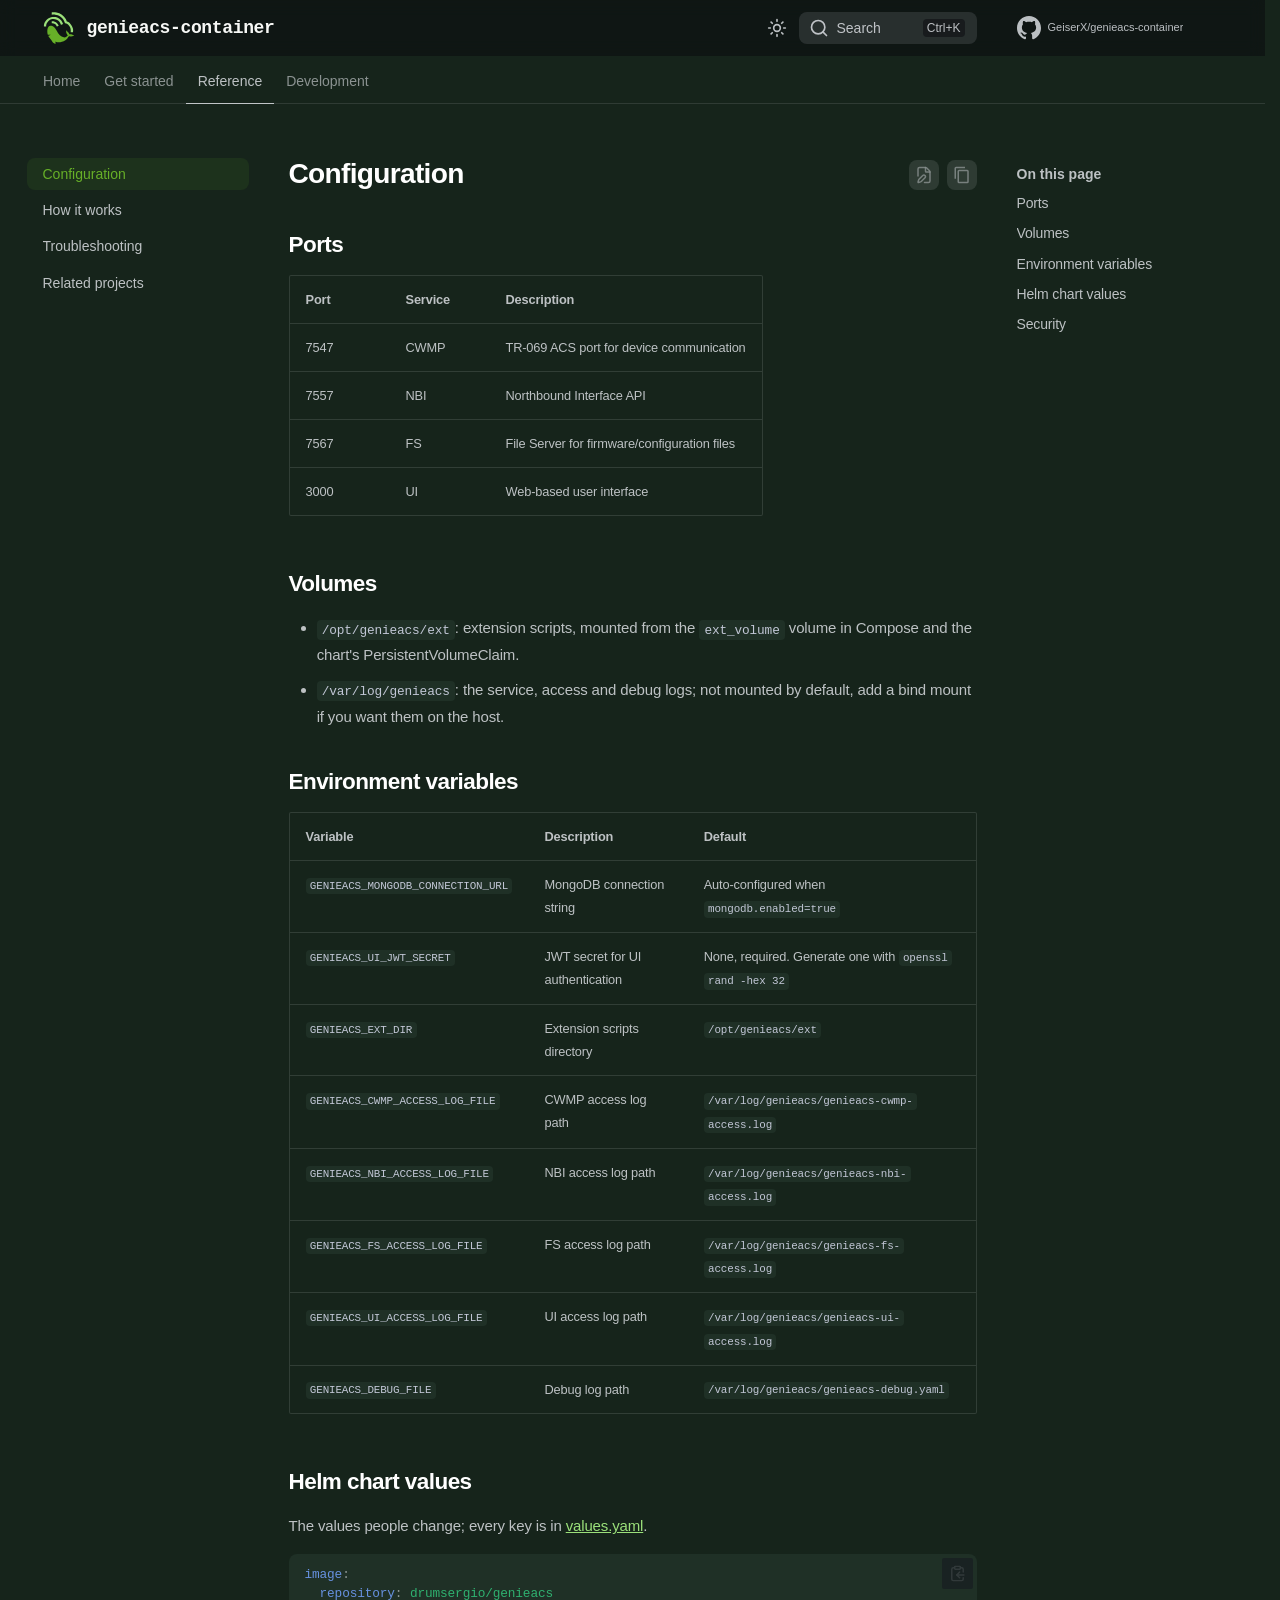
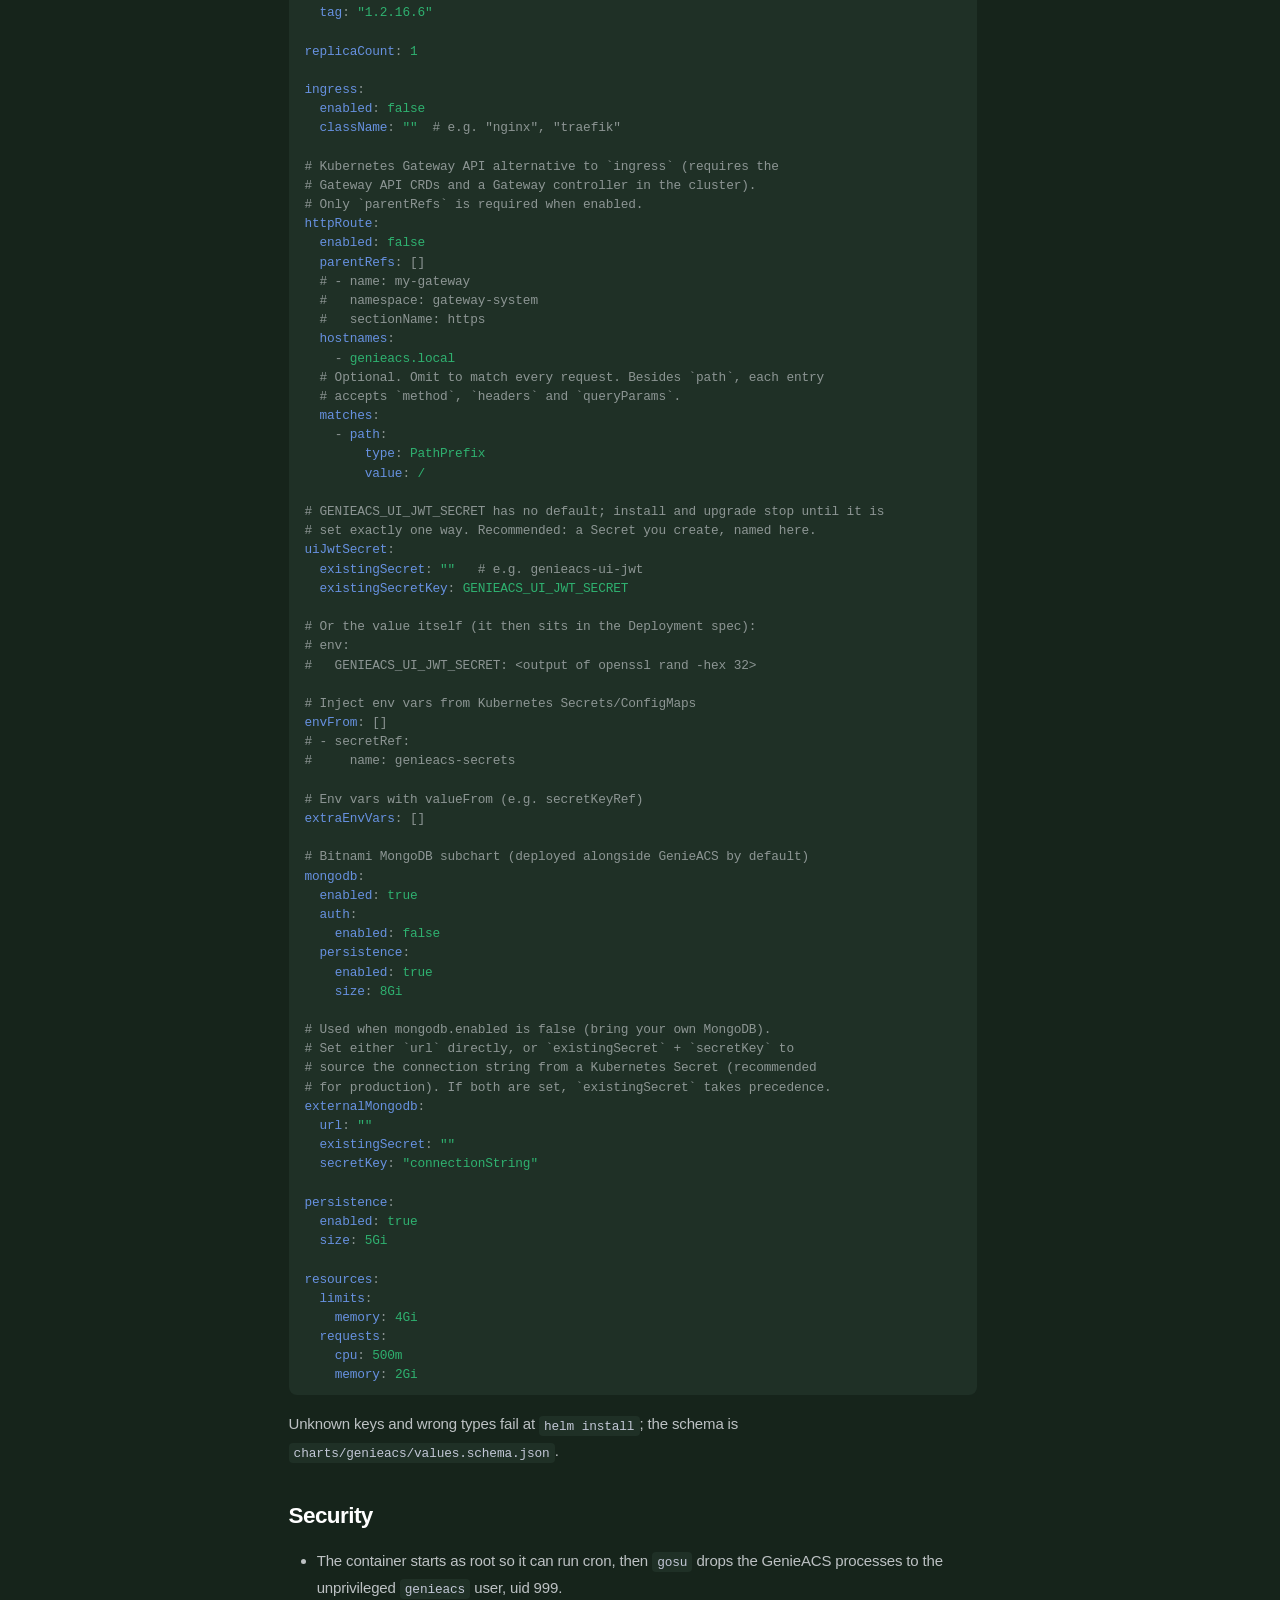
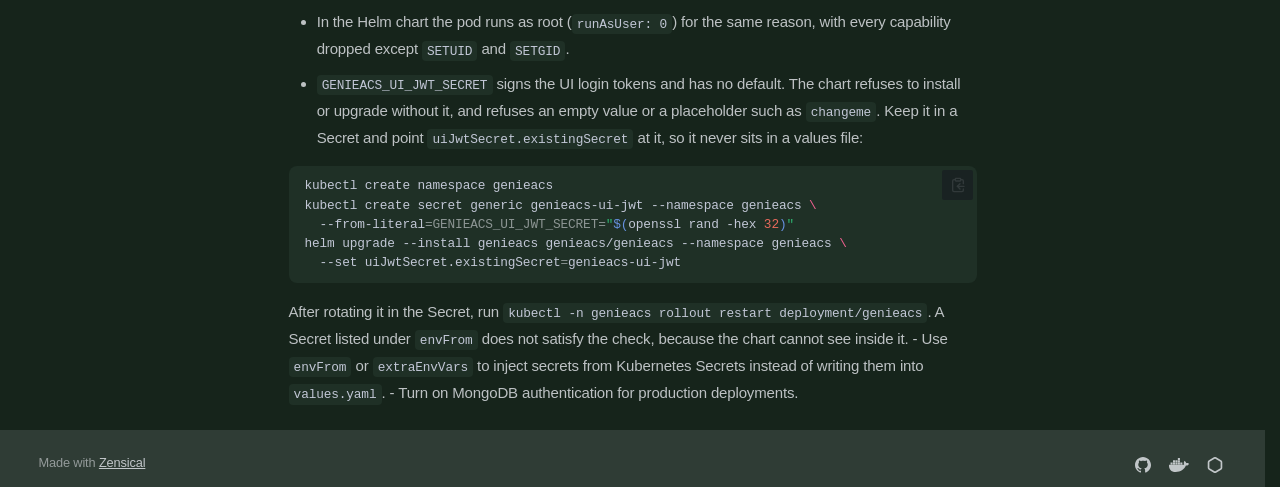
<file: configuration/index.html>
<!doctype html>
<html lang="en" class="no-js">
  <head>
    
      <meta charset="utf-8">
      <meta name="viewport" content="width=device-width,initial-scale=1">
      
        <meta name="description" content="Docker image and Helm chart for GenieACS, the open-source TR-069 ACS. GenieACS and MongoDB on Docker Compose or Kubernetes.">
      
      
      
        <link rel="canonical" href="https://geiserx.github.io/genieacs-container/configuration/">
      
      
      
        <link rel="describedby" href="../llms.txt">
        
          <link rel="alternate" type="text/markdown" href="./index.md">
        
      
      
        <link rel="prev" href="../usage/">
      
      
        <link rel="next" href="../how-it-works/">
      
      
        
      
      
      <link rel="icon" href="../images/icon.svg">
      <meta name="generator" content="zensical-0.1.3">
    
    
      
        <title>Configuration - genieacs-container</title>
      
    
    
      
        
      
      <link rel="stylesheet" href="../assets/stylesheets/modern/main.e2cf241e.min.css">
      
        
          
        
        <link rel="stylesheet" href="../assets/stylesheets/modern/palette.b60ce83d.min.css">
      
      
      


    
    
      
    
    
      
    
    
      <link rel="stylesheet" href="../stylesheets/theme.css">
    
    <script>__md_scope=new URL("..",location),__md_scope.pathname.endsWith("/")||(__md_scope=new URL(__md_scope.pathname+"/",location)),__md_hash=e=>[...e].reduce(((e,t)=>(e<<5)-e+t.charCodeAt(0)),0),__md_get=(e,t=localStorage,_=__md_scope)=>JSON.parse(t.getItem(_.pathname+"."+e)),__md_set=(e,t,_=localStorage,a=__md_scope)=>{try{_.setItem(a.pathname+"."+e,JSON.stringify(t))}catch(e){}},document.documentElement.setAttribute("data-platform",navigator.platform)</script>
    
      

    
    
  </head>
  
  
    
    
      
    
    
    
    
    <body dir="ltr" data-md-color-scheme="slate" data-md-color-primary="custom" data-md-color-accent="custom">
  
    
    <input class="md-toggle" data-md-toggle="drawer" type="checkbox" id="__drawer" autocomplete="off">
    <input class="md-toggle" data-md-toggle="search" type="checkbox" id="__search" autocomplete="off">
    <label class="md-overlay" for="__drawer" aria-hidden="true"></label>
    <div data-md-component="skip">
      <a href="#__skip" class="md-skip">
        Skip to content
      </a>
    </div>
    <div data-md-component="announce">
      
    </div>
    
    
      

<header class="md-header" data-md-component="header">
  <nav class="md-header__inner md-grid" aria-label="Header">
    <a href="./.." title="genieacs-container" class="md-header__button md-logo" aria-label="genieacs-container" data-md-component="logo">
      
  <img src="../images/logo.svg" alt="genieacs-container">

    </a>
    <label class="md-header__button md-icon" for="__drawer">
      
      <svg xmlns="http://www.w3.org/2000/svg" fill="none" stroke="currentColor" stroke-linecap="round" stroke-linejoin="round" stroke-width="2" class="lucide lucide-menu" viewBox="0 0 24 24"><path d="M4 5h16M4 12h16M4 19h16"/></svg>
      <span class="md-visually-hidden">Navigation</span>
    </label>
    <div class="md-header__title" data-md-component="header-title">
      <div class="md-header__ellipsis">
        <div class="md-header__topic">
          <span class="md-ellipsis">
            genieacs-container
          </span>
        </div>
        <div class="md-header__topic" data-md-component="header-topic">
          <span class="md-ellipsis">
            
              Configuration
            
          </span>
        </div>
      </div>
    </div>
    
      
        <form class="md-header__option" data-md-component="palette">
  
    
    
    
    <input class="md-option" data-md-color-media="none" data-md-color-scheme="slate" data-md-color-primary="custom" data-md-color-accent="custom"  aria-label="Switch to light mode"  type="radio" name="__palette" id="__palette_0">
    
      <label class="md-header__button md-icon" title="Switch to light mode" for="__palette_1" hidden>
        <svg xmlns="http://www.w3.org/2000/svg" fill="none" stroke="currentColor" stroke-linecap="round" stroke-linejoin="round" stroke-width="2" class="lucide lucide-sun" viewBox="0 0 24 24"><circle cx="12" cy="12" r="4"/><path d="M12 2v2M12 20v2M4.93 4.93l1.41 1.41M17.66 17.66l1.41 1.41M2 12h2M20 12h2M6.34 17.66l-1.41 1.41M19.07 4.93l-1.41 1.41"/></svg>
      </label>
    
  
    
    
    
    <input class="md-option" data-md-color-media="none" data-md-color-scheme="default" data-md-color-primary="custom" data-md-color-accent="custom"  aria-label="Switch to dark mode"  type="radio" name="__palette" id="__palette_1">
    
      <label class="md-header__button md-icon" title="Switch to dark mode" for="__palette_0" hidden>
        <svg xmlns="http://www.w3.org/2000/svg" fill="none" stroke="currentColor" stroke-linecap="round" stroke-linejoin="round" stroke-width="2" class="lucide lucide-moon" viewBox="0 0 24 24"><path d="M20.985 12.486a9 9 0 1 1-9.473-9.472c.405-.022.617.46.402.803a6 6 0 0 0 8.268 8.268c.344-.215.825-.004.803.401"/></svg>
      </label>
    
  
</form>
      
    
    
      <script>var palette=__md_get("__palette");if(palette&&palette.color){if("(prefers-color-scheme)"===palette.color.media){var media=matchMedia("(prefers-color-scheme: light)"),input=document.querySelector(media.matches?"[data-md-color-media='(prefers-color-scheme: light)']":"[data-md-color-media='(prefers-color-scheme: dark)']");palette.color.media=input.getAttribute("data-md-color-media"),palette.color.scheme=input.getAttribute("data-md-color-scheme"),palette.color.primary=input.getAttribute("data-md-color-primary"),palette.color.accent=input.getAttribute("data-md-color-accent")}for(var[key,value]of Object.entries(palette.color))document.body.setAttribute("data-md-color-"+key,value)}</script>
    
    
    
      
      
        <label class="md-header__button md-icon" for="__search">
          
          <svg xmlns="http://www.w3.org/2000/svg" fill="none" stroke="currentColor" stroke-linecap="round" stroke-linejoin="round" stroke-width="2" class="lucide lucide-search" viewBox="0 0 24 24"><path d="m21 21-4.34-4.34"/><circle cx="11" cy="11" r="8"/></svg>
          <span class="md-visually-hidden">Search</span>
        </label>
        <div class="md-search" data-md-component="search" role="dialog" aria-label="Search">
  <button type="button" class="md-search__button">
    Search
  </button>
</div>
      
    
    <div class="md-header__source">
      
        <a href="https://github.com/GeiserX/genieacs-container" title="Go to repository" class="md-source" data-md-component="source">
  <div class="md-source__icon md-icon">
    
    <svg xmlns="http://www.w3.org/2000/svg" viewBox="0 0 512 512"><!--! Font Awesome Free 7.3.1 by @fontawesome - https://fontawesome.com License - https://fontawesome.com/license/free (Icons: CC BY 4.0, Fonts: SIL OFL 1.1, Code: MIT License) Copyright 2026 Fonticons, Inc.--><path fill="currentColor" d="M216.5 362.5c-66-8-112.5-55.5-112.5-117 0-25 9-52 24-70-6.5-16.5-5.5-51.5 2-66 20-2.5 47 8 63 22.5 19-6 39-9 63.5-9s44.5 3 62.5 8.5c15.5-14 43-24.5 63-22 7 13.5 8 48.5 1.5 65.5 16 19 24.5 44.5 24.5 70.5 0 61.5-46.5 108-113.5 116.5 17 11 28.5 35 28.5 62.5v52c0 15 12.5 23.5 27.5 17.5C441 459.5 512 369 512 257 512 115.5 397 0 255.5 0S0 115.5 0 257c0 111 70.5 203 165.5 237.5 13.5 5 26.5-4 26.5-17.5v-40c-7 3-16 5-24 5-33 0-52.5-18-66.5-51.5-5.5-13.5-11.5-21.5-23-23-6-.5-8-3-8-6 0-6 10-10.5 20-10.5 14.5 0 27 9 40 27.5 10 14.5 20.5 21 33 21s20.5-4.5 32-16c8.5-8.5 15-16 21-21"/></svg>
  </div>
  <div class="md-source__repository">
    GeiserX/genieacs-container
  </div>
</a>
      
    </div>
  </nav>
  
</header>
    
    <div class="md-container" data-md-component="container">
      
      
        
          
            
<nav class="md-tabs" aria-label="Tabs" data-md-component="tabs">
  <div class="md-grid">
    <ul class="md-tabs__list">
      
        
  
  
  
  
    <li class="md-tabs__item">
      <a href="./.." class="md-tabs__link">
        
  
  Home

      </a>
    </li>
  

      
        
  
  
  
  
    
      
    
    
    
      <li class="md-tabs__item">
        <a href="../getting-started/" class="md-tabs__link">
          
  
  Get started

        </a>
      </li>
    
  

      
        
  
  
  
    
  
  
    
      
    
    
    
      <li class="md-tabs__item md-tabs__item--active">
        <a href="././" class="md-tabs__link">
          
  
  Reference

        </a>
      </li>
    
  

      
        
  
  
  
  
    <li class="md-tabs__item">
      <a href="../development/" class="md-tabs__link">
        
  
  Development

      </a>
    </li>
  

      
    </ul>
  </div>
</nav>
          
        
      
      <main class="md-main" data-md-component="main">
        <div class="md-main__inner md-grid">
          
            
              
              <div class="md-sidebar md-sidebar--primary" data-md-component="sidebar" data-md-type="navigation" >
                <div class="md-sidebar__scrollwrap">
                  <div class="md-sidebar__inner">
                    


  


<nav class="md-nav md-nav--primary md-nav--lifted" aria-label="Navigation" data-md-level="0">
  <label class="md-nav__title" for="__drawer">
    <a href="./.." title="genieacs-container" class="md-nav__button md-logo" aria-label="genieacs-container" data-md-component="logo">
      
  <img src="../images/logo.svg" alt="genieacs-container">

    </a>
    genieacs-container
  </label>
  
    <div class="md-nav__source">
      <a href="https://github.com/GeiserX/genieacs-container" title="Go to repository" class="md-source" data-md-component="source">
  <div class="md-source__icon md-icon">
    
    <svg xmlns="http://www.w3.org/2000/svg" viewBox="0 0 512 512"><!--! Font Awesome Free 7.3.1 by @fontawesome - https://fontawesome.com License - https://fontawesome.com/license/free (Icons: CC BY 4.0, Fonts: SIL OFL 1.1, Code: MIT License) Copyright 2026 Fonticons, Inc.--><path fill="currentColor" d="M216.5 362.5c-66-8-112.5-55.5-112.5-117 0-25 9-52 24-70-6.5-16.5-5.5-51.5 2-66 20-2.5 47 8 63 22.5 19-6 39-9 63.5-9s44.5 3 62.5 8.5c15.5-14 43-24.5 63-22 7 13.5 8 48.5 1.5 65.5 16 19 24.5 44.5 24.5 70.5 0 61.5-46.5 108-113.5 116.5 17 11 28.5 35 28.5 62.5v52c0 15 12.5 23.5 27.5 17.5C441 459.5 512 369 512 257 512 115.5 397 0 255.5 0S0 115.5 0 257c0 111 70.5 203 165.5 237.5 13.5 5 26.5-4 26.5-17.5v-40c-7 3-16 5-24 5-33 0-52.5-18-66.5-51.5-5.5-13.5-11.5-21.5-23-23-6-.5-8-3-8-6 0-6 10-10.5 20-10.5 14.5 0 27 9 40 27.5 10 14.5 20.5 21 33 21s20.5-4.5 32-16c8.5-8.5 15-16 21-21"/></svg>
  </div>
  <div class="md-source__repository">
    GeiserX/genieacs-container
  </div>
</a>
    </div>
  
  <ul class="md-nav__list" data-md-scrollfix>
    
      
      
  
  
  
  
    <li class="md-nav__item">
      <a href="./.." class="md-nav__link">
        
  
  
  <span class="md-ellipsis">
    
  
  Home

    
  </span>
  
  

      </a>
    </li>
  

    
      
      
  
  
  
  
    
    
    
    
      
      
        
      
    
    
    <li class="md-nav__item md-nav__item--nested">
      
        
        
          
        
        <input class="md-nav__toggle md-toggle md-toggle--indeterminate" type="checkbox" id="__nav_2" >
        
          
          <label class="md-nav__link" for="__nav_2" id="__nav_2_label" tabindex="0">
            
  
  
  <span class="md-ellipsis">
    
  
  Get started

    
  </span>
  
  

            <span class="md-nav__icon md-icon"></span>
          </label>
        
        
          <nav class="md-nav" data-md-level="1" aria-labelledby="__nav_2_label" aria-expanded="false">
            <label class="md-nav__title" for="__nav_2">
              <span class="md-nav__icon md-icon"></span>
              
  
  Get started

            </label>
            <ul class="md-nav__list" data-md-scrollfix>
              
                
                  
  
  
  
  
    <li class="md-nav__item">
      <a href="../getting-started/" class="md-nav__link">
        
  
  
  <span class="md-ellipsis">
    
  
  Getting started

    
  </span>
  
  

      </a>
    </li>
  

                
              
                
                  
  
  
  
  
    <li class="md-nav__item">
      <a href="../first-device/" class="md-nav__link">
        
  
  
  <span class="md-ellipsis">
    
  
  Your first device

    
  </span>
  
  

      </a>
    </li>
  

                
              
                
                  
  
  
  
  
    <li class="md-nav__item">
      <a href="../usage/" class="md-nav__link">
        
  
  
  <span class="md-ellipsis">
    
  
  Usage

    
  </span>
  
  

      </a>
    </li>
  

                
              
            </ul>
          </nav>
        
      
    </li>
  

    
      
      
  
  
    
  
  
  
    
    
    
    
      
        
        
      
      
        
      
    
    
    <li class="md-nav__item md-nav__item--active md-nav__item--section md-nav__item--nested">
      
        
        
        <input class="md-nav__toggle md-toggle " type="checkbox" id="__nav_3" checked>
        
          
          <label class="md-nav__link" for="__nav_3" id="__nav_3_label" tabindex="">
            
  
  
  <span class="md-ellipsis">
    
  
  Reference

    
  </span>
  
  

            <span class="md-nav__icon md-icon"></span>
          </label>
        
        
          <nav class="md-nav" data-md-level="1" aria-labelledby="__nav_3_label" aria-expanded="true">
            <label class="md-nav__title" for="__nav_3">
              <span class="md-nav__icon md-icon"></span>
              
  
  Reference

            </label>
            <ul class="md-nav__list" data-md-scrollfix>
              
                
                  
  
  
    
  
  
  
    <li class="md-nav__item md-nav__item--active">
      
      
      
      
        
      
      
        <label class="md-nav__link md-nav__link--active" for="__toc">
          
  
  
  <span class="md-ellipsis">
    
  
  Configuration

    
  </span>
  
  

          <span class="md-nav__icon md-icon"></span>
        </label>
      
      <a href="././" class="md-nav__link md-nav__link--active">
        
  
  
  <span class="md-ellipsis">
    
  
  Configuration

    
  </span>
  
  

      </a>
      
        


<nav class="md-nav md-nav--secondary" aria-label="On this page">
  
  
  
    
  
  
    <label class="md-nav__title" for="__toc">
      <span class="md-nav__icon md-icon"></span>
      On this page
    </label>
    <ul class="md-nav__list" data-md-component="toc" data-md-scrollfix>
      
        <li class="md-nav__item">
  <a href="#ports" class="md-nav__link">
    <span class="md-ellipsis">
      <span class="md-typeset">
        Ports
      </span>
    </span>
  </a>
  
</li>
      
        <li class="md-nav__item">
  <a href="#volumes" class="md-nav__link">
    <span class="md-ellipsis">
      <span class="md-typeset">
        Volumes
      </span>
    </span>
  </a>
  
</li>
      
        <li class="md-nav__item">
  <a href="#environment-variables" class="md-nav__link">
    <span class="md-ellipsis">
      <span class="md-typeset">
        Environment variables
      </span>
    </span>
  </a>
  
</li>
      
        <li class="md-nav__item">
  <a href="#helm-chart-values" class="md-nav__link">
    <span class="md-ellipsis">
      <span class="md-typeset">
        Helm chart values
      </span>
    </span>
  </a>
  
</li>
      
        <li class="md-nav__item">
  <a href="#security" class="md-nav__link">
    <span class="md-ellipsis">
      <span class="md-typeset">
        Security
      </span>
    </span>
  </a>
  
</li>
      
    </ul>
  
</nav>
      
    </li>
  

                
              
                
                  
  
  
  
  
    <li class="md-nav__item">
      <a href="../how-it-works/" class="md-nav__link">
        
  
  
  <span class="md-ellipsis">
    
  
  How it works

    
  </span>
  
  

      </a>
    </li>
  

                
              
                
                  
  
  
  
  
    <li class="md-nav__item">
      <a href="../troubleshooting/" class="md-nav__link">
        
  
  
  <span class="md-ellipsis">
    
  
  Troubleshooting

    
  </span>
  
  

      </a>
    </li>
  

                
              
                
                  
  
  
  
  
    <li class="md-nav__item">
      <a href="../related/" class="md-nav__link">
        
  
  
  <span class="md-ellipsis">
    
  
  Related projects

    
  </span>
  
  

      </a>
    </li>
  

                
              
            </ul>
          </nav>
        
      
    </li>
  

    
      
      
  
  
  
  
    <li class="md-nav__item">
      <a href="../development/" class="md-nav__link">
        
  
  
  <span class="md-ellipsis">
    
  
  Development

    
  </span>
  
  

      </a>
    </li>
  

    
  </ul>
</nav>
                  </div>
                </div>
              </div>
            
            
              
              <div class="md-sidebar md-sidebar--secondary" data-md-component="sidebar" data-md-type="toc" >
                <div class="md-sidebar__scrollwrap">
                  
                    
                    
                    
                      
                    
                    
                      <input class="md-nav__toggle md-toggle" type="checkbox" id="__toc">
                      <div class="md-sidebar-button__wrapper">
                        <label class="md-sidebar-button" for="__toc"></label>
                      </div>
                    
                  
                  <div class="md-sidebar__inner">
                    


<nav class="md-nav md-nav--secondary" aria-label="On this page">
  
  
  
    
  
  
    <label class="md-nav__title" for="__toc">
      <span class="md-nav__icon md-icon"></span>
      On this page
    </label>
    <ul class="md-nav__list" data-md-component="toc" data-md-scrollfix>
      
        <li class="md-nav__item">
  <a href="#ports" class="md-nav__link">
    <span class="md-ellipsis">
      <span class="md-typeset">
        Ports
      </span>
    </span>
  </a>
  
</li>
      
        <li class="md-nav__item">
  <a href="#volumes" class="md-nav__link">
    <span class="md-ellipsis">
      <span class="md-typeset">
        Volumes
      </span>
    </span>
  </a>
  
</li>
      
        <li class="md-nav__item">
  <a href="#environment-variables" class="md-nav__link">
    <span class="md-ellipsis">
      <span class="md-typeset">
        Environment variables
      </span>
    </span>
  </a>
  
</li>
      
        <li class="md-nav__item">
  <a href="#helm-chart-values" class="md-nav__link">
    <span class="md-ellipsis">
      <span class="md-typeset">
        Helm chart values
      </span>
    </span>
  </a>
  
</li>
      
        <li class="md-nav__item">
  <a href="#security" class="md-nav__link">
    <span class="md-ellipsis">
      <span class="md-typeset">
        Security
      </span>
    </span>
  </a>
  
</li>
      
    </ul>
  
</nav>
                  </div>
                </div>
              </div>
            
          
          
            <div class="md-content" data-md-component="content">
              
              <article class="md-content__inner md-typeset">
                <a id="__skip" tabindex="-1"></a>
                
                  
  <button type="button" title="Copy as Markdown" aria-label="Copy as Markdown" class="md-content__button md-icon" data-md-copy-url="./index.md">
    
    <svg xmlns="http://www.w3.org/2000/svg" viewBox="0 0 24 24"><path d="M19 21H8V7h11m0-2H8a2 2 0 0 0-2 2v14a2 2 0 0 0 2 2h11a2 2 0 0 0 2-2V7a2 2 0 0 0-2-2m-3-4H4a2 2 0 0 0-2 2v14h2V3h12z"/></svg>
  </button>


  
    <a href="https://github.com/GeiserX/genieacs-container/edit/main/docs/configuration.md" title="Edit this page" class="md-content__button md-icon" rel="edit">
      
      <svg xmlns="http://www.w3.org/2000/svg" fill="none" stroke="currentColor" stroke-linecap="round" stroke-linejoin="round" stroke-width="2" class="lucide lucide-file-pen" viewBox="0 0 24 24"><path d="M12.659 22H18a2 2 0 0 0 2-2V8a2.4 2.4 0 0 0-.706-1.706l-3.588-3.588A2.4 2.4 0 0 0 14 2H6a2 2 0 0 0-2 2v9.34"/><path d="M14 2v5a1 1 0 0 0 1 1h5M10.378 12.622a1 1 0 0 1 3 3.003L8.36 20.637a2 2 0 0 1-.854.506l-2.867.837a.5.5 0 0 1-.62-.62l.836-2.869a2 2 0 0 1 .506-.853z"/></svg>
    </a>
  
  


<h1 id="configuration">Configuration<a class="headerlink" href="#configuration" title="Permanent link">&para;</a></h1>
<h2 id="ports">Ports<a class="headerlink" href="#ports" title="Permanent link">&para;</a></h2>
<table>
<thead>
<tr>
<th>Port</th>
<th>Service</th>
<th>Description</th>
</tr>
</thead>
<tbody>
<tr>
<td>7547</td>
<td>CWMP</td>
<td>TR-069 ACS port for device communication</td>
</tr>
<tr>
<td>7557</td>
<td>NBI</td>
<td>Northbound Interface API</td>
</tr>
<tr>
<td>7567</td>
<td>FS</td>
<td>File Server for firmware/configuration files</td>
</tr>
<tr>
<td>3000</td>
<td>UI</td>
<td>Web-based user interface</td>
</tr>
</tbody>
</table>
<h2 id="volumes">Volumes<a class="headerlink" href="#volumes" title="Permanent link">&para;</a></h2>
<ul>
<li><code>/opt/genieacs/ext</code>: extension scripts, mounted from the <code>ext_volume</code> volume in Compose and the chart's
  PersistentVolumeClaim.</li>
<li><code>/var/log/genieacs</code>: the service, access and debug logs; not mounted by default, add a bind mount if you
  want them on the host.</li>
</ul>
<h2 id="environment-variables">Environment variables<a class="headerlink" href="#environment-variables" title="Permanent link">&para;</a></h2>
<table>
<thead>
<tr>
<th>Variable</th>
<th>Description</th>
<th>Default</th>
</tr>
</thead>
<tbody>
<tr>
<td><code>GENIEACS_MONGODB_CONNECTION_URL</code></td>
<td>MongoDB connection string</td>
<td>Auto-configured when <code>mongodb.enabled=true</code></td>
</tr>
<tr>
<td><code>GENIEACS_UI_JWT_SECRET</code></td>
<td>JWT secret for UI authentication</td>
<td>None, required. Generate one with <code>openssl rand -hex 32</code></td>
</tr>
<tr>
<td><code>GENIEACS_EXT_DIR</code></td>
<td>Extension scripts directory</td>
<td><code>/opt/genieacs/ext</code></td>
</tr>
<tr>
<td><code>GENIEACS_CWMP_ACCESS_LOG_FILE</code></td>
<td>CWMP access log path</td>
<td><code>/var/log/genieacs/genieacs-cwmp-access.log</code></td>
</tr>
<tr>
<td><code>GENIEACS_NBI_ACCESS_LOG_FILE</code></td>
<td>NBI access log path</td>
<td><code>/var/log/genieacs/genieacs-nbi-access.log</code></td>
</tr>
<tr>
<td><code>GENIEACS_FS_ACCESS_LOG_FILE</code></td>
<td>FS access log path</td>
<td><code>/var/log/genieacs/genieacs-fs-access.log</code></td>
</tr>
<tr>
<td><code>GENIEACS_UI_ACCESS_LOG_FILE</code></td>
<td>UI access log path</td>
<td><code>/var/log/genieacs/genieacs-ui-access.log</code></td>
</tr>
<tr>
<td><code>GENIEACS_DEBUG_FILE</code></td>
<td>Debug log path</td>
<td><code>/var/log/genieacs/genieacs-debug.yaml</code></td>
</tr>
</tbody>
</table>
<h2 id="helm-chart-values">Helm chart values<a class="headerlink" href="#helm-chart-values" title="Permanent link">&para;</a></h2>
<p>The values people change; every key is in
<a href="https://github.com/GeiserX/genieacs-container/blob/main/charts/genieacs/values.yaml">values.yaml</a>.</p>
<div class="highlight"><pre><span></span><code><a id="__codelineno-0-1" name="__codelineno-0-1" href="#__codelineno-0-1"></a><span class="nt">image</span><span class="p">:</span>
<a id="__codelineno-0-2" name="__codelineno-0-2" href="#__codelineno-0-2"></a><span class="w">  </span><span class="nt">repository</span><span class="p">:</span><span class="w"> </span><span class="l l-Scalar l-Scalar-Plain">drumsergio/genieacs</span>
<a id="__codelineno-0-3" name="__codelineno-0-3" href="#__codelineno-0-3"></a><span class="w">  </span><span class="nt">tag</span><span class="p">:</span><span class="w"> </span><span class="s">"1.2.16.6"</span>
<a id="__codelineno-0-4" name="__codelineno-0-4" href="#__codelineno-0-4"></a>
<a id="__codelineno-0-5" name="__codelineno-0-5" href="#__codelineno-0-5"></a><span class="nt">replicaCount</span><span class="p">:</span><span class="w"> </span><span class="l l-Scalar l-Scalar-Plain">1</span>
<a id="__codelineno-0-6" name="__codelineno-0-6" href="#__codelineno-0-6"></a>
<a id="__codelineno-0-7" name="__codelineno-0-7" href="#__codelineno-0-7"></a><span class="nt">ingress</span><span class="p">:</span>
<a id="__codelineno-0-8" name="__codelineno-0-8" href="#__codelineno-0-8"></a><span class="w">  </span><span class="nt">enabled</span><span class="p">:</span><span class="w"> </span><span class="l l-Scalar l-Scalar-Plain">false</span>
<a id="__codelineno-0-9" name="__codelineno-0-9" href="#__codelineno-0-9"></a><span class="w">  </span><span class="nt">className</span><span class="p">:</span><span class="w"> </span><span class="s">""</span><span class="w">  </span><span class="c1"># e.g. "nginx", "traefik"</span>
<a id="__codelineno-0-10" name="__codelineno-0-10" href="#__codelineno-0-10"></a>
<a id="__codelineno-0-11" name="__codelineno-0-11" href="#__codelineno-0-11"></a><span class="c1"># Kubernetes Gateway API alternative to `ingress` (requires the</span>
<a id="__codelineno-0-12" name="__codelineno-0-12" href="#__codelineno-0-12"></a><span class="c1"># Gateway API CRDs and a Gateway controller in the cluster).</span>
<a id="__codelineno-0-13" name="__codelineno-0-13" href="#__codelineno-0-13"></a><span class="c1"># Only `parentRefs` is required when enabled.</span>
<a id="__codelineno-0-14" name="__codelineno-0-14" href="#__codelineno-0-14"></a><span class="nt">httpRoute</span><span class="p">:</span>
<a id="__codelineno-0-15" name="__codelineno-0-15" href="#__codelineno-0-15"></a><span class="w">  </span><span class="nt">enabled</span><span class="p">:</span><span class="w"> </span><span class="l l-Scalar l-Scalar-Plain">false</span>
<a id="__codelineno-0-16" name="__codelineno-0-16" href="#__codelineno-0-16"></a><span class="w">  </span><span class="nt">parentRefs</span><span class="p">:</span><span class="w"> </span><span class="p p-Indicator">[]</span>
<a id="__codelineno-0-17" name="__codelineno-0-17" href="#__codelineno-0-17"></a><span class="w">  </span><span class="c1"># - name: my-gateway</span>
<a id="__codelineno-0-18" name="__codelineno-0-18" href="#__codelineno-0-18"></a><span class="w">  </span><span class="c1">#   namespace: gateway-system</span>
<a id="__codelineno-0-19" name="__codelineno-0-19" href="#__codelineno-0-19"></a><span class="w">  </span><span class="c1">#   sectionName: https</span>
<a id="__codelineno-0-20" name="__codelineno-0-20" href="#__codelineno-0-20"></a><span class="w">  </span><span class="nt">hostnames</span><span class="p">:</span>
<a id="__codelineno-0-21" name="__codelineno-0-21" href="#__codelineno-0-21"></a><span class="w">    </span><span class="p p-Indicator">-</span><span class="w"> </span><span class="l l-Scalar l-Scalar-Plain">genieacs.local</span>
<a id="__codelineno-0-22" name="__codelineno-0-22" href="#__codelineno-0-22"></a><span class="w">  </span><span class="c1"># Optional. Omit to match every request. Besides `path`, each entry</span>
<a id="__codelineno-0-23" name="__codelineno-0-23" href="#__codelineno-0-23"></a><span class="w">  </span><span class="c1"># accepts `method`, `headers` and `queryParams`.</span>
<a id="__codelineno-0-24" name="__codelineno-0-24" href="#__codelineno-0-24"></a><span class="w">  </span><span class="nt">matches</span><span class="p">:</span>
<a id="__codelineno-0-25" name="__codelineno-0-25" href="#__codelineno-0-25"></a><span class="w">    </span><span class="p p-Indicator">-</span><span class="w"> </span><span class="nt">path</span><span class="p">:</span>
<a id="__codelineno-0-26" name="__codelineno-0-26" href="#__codelineno-0-26"></a><span class="w">        </span><span class="nt">type</span><span class="p">:</span><span class="w"> </span><span class="l l-Scalar l-Scalar-Plain">PathPrefix</span>
<a id="__codelineno-0-27" name="__codelineno-0-27" href="#__codelineno-0-27"></a><span class="w">        </span><span class="nt">value</span><span class="p">:</span><span class="w"> </span><span class="l l-Scalar l-Scalar-Plain">/</span>
<a id="__codelineno-0-28" name="__codelineno-0-28" href="#__codelineno-0-28"></a>
<a id="__codelineno-0-29" name="__codelineno-0-29" href="#__codelineno-0-29"></a><span class="c1"># GENIEACS_UI_JWT_SECRET has no default; install and upgrade stop until it is</span>
<a id="__codelineno-0-30" name="__codelineno-0-30" href="#__codelineno-0-30"></a><span class="c1"># set exactly one way. Recommended: a Secret you create, named here.</span>
<a id="__codelineno-0-31" name="__codelineno-0-31" href="#__codelineno-0-31"></a><span class="nt">uiJwtSecret</span><span class="p">:</span>
<a id="__codelineno-0-32" name="__codelineno-0-32" href="#__codelineno-0-32"></a><span class="w">  </span><span class="nt">existingSecret</span><span class="p">:</span><span class="w"> </span><span class="s">""</span><span class="w">   </span><span class="c1"># e.g. genieacs-ui-jwt</span>
<a id="__codelineno-0-33" name="__codelineno-0-33" href="#__codelineno-0-33"></a><span class="w">  </span><span class="nt">existingSecretKey</span><span class="p">:</span><span class="w"> </span><span class="l l-Scalar l-Scalar-Plain">GENIEACS_UI_JWT_SECRET</span>
<a id="__codelineno-0-34" name="__codelineno-0-34" href="#__codelineno-0-34"></a>
<a id="__codelineno-0-35" name="__codelineno-0-35" href="#__codelineno-0-35"></a><span class="c1"># Or the value itself (it then sits in the Deployment spec):</span>
<a id="__codelineno-0-36" name="__codelineno-0-36" href="#__codelineno-0-36"></a><span class="c1"># env:</span>
<a id="__codelineno-0-37" name="__codelineno-0-37" href="#__codelineno-0-37"></a><span class="c1">#   GENIEACS_UI_JWT_SECRET: &lt;output of openssl rand -hex 32&gt;</span>
<a id="__codelineno-0-38" name="__codelineno-0-38" href="#__codelineno-0-38"></a>
<a id="__codelineno-0-39" name="__codelineno-0-39" href="#__codelineno-0-39"></a><span class="c1"># Inject env vars from Kubernetes Secrets/ConfigMaps</span>
<a id="__codelineno-0-40" name="__codelineno-0-40" href="#__codelineno-0-40"></a><span class="nt">envFrom</span><span class="p">:</span><span class="w"> </span><span class="p p-Indicator">[]</span>
<a id="__codelineno-0-41" name="__codelineno-0-41" href="#__codelineno-0-41"></a><span class="c1"># - secretRef:</span>
<a id="__codelineno-0-42" name="__codelineno-0-42" href="#__codelineno-0-42"></a><span class="c1">#     name: genieacs-secrets</span>
<a id="__codelineno-0-43" name="__codelineno-0-43" href="#__codelineno-0-43"></a>
<a id="__codelineno-0-44" name="__codelineno-0-44" href="#__codelineno-0-44"></a><span class="c1"># Env vars with valueFrom (e.g. secretKeyRef)</span>
<a id="__codelineno-0-45" name="__codelineno-0-45" href="#__codelineno-0-45"></a><span class="nt">extraEnvVars</span><span class="p">:</span><span class="w"> </span><span class="p p-Indicator">[]</span>
<a id="__codelineno-0-46" name="__codelineno-0-46" href="#__codelineno-0-46"></a>
<a id="__codelineno-0-47" name="__codelineno-0-47" href="#__codelineno-0-47"></a><span class="c1"># Bitnami MongoDB subchart (deployed alongside GenieACS by default)</span>
<a id="__codelineno-0-48" name="__codelineno-0-48" href="#__codelineno-0-48"></a><span class="nt">mongodb</span><span class="p">:</span>
<a id="__codelineno-0-49" name="__codelineno-0-49" href="#__codelineno-0-49"></a><span class="w">  </span><span class="nt">enabled</span><span class="p">:</span><span class="w"> </span><span class="l l-Scalar l-Scalar-Plain">true</span>
<a id="__codelineno-0-50" name="__codelineno-0-50" href="#__codelineno-0-50"></a><span class="w">  </span><span class="nt">auth</span><span class="p">:</span>
<a id="__codelineno-0-51" name="__codelineno-0-51" href="#__codelineno-0-51"></a><span class="w">    </span><span class="nt">enabled</span><span class="p">:</span><span class="w"> </span><span class="l l-Scalar l-Scalar-Plain">false</span>
<a id="__codelineno-0-52" name="__codelineno-0-52" href="#__codelineno-0-52"></a><span class="w">  </span><span class="nt">persistence</span><span class="p">:</span>
<a id="__codelineno-0-53" name="__codelineno-0-53" href="#__codelineno-0-53"></a><span class="w">    </span><span class="nt">enabled</span><span class="p">:</span><span class="w"> </span><span class="l l-Scalar l-Scalar-Plain">true</span>
<a id="__codelineno-0-54" name="__codelineno-0-54" href="#__codelineno-0-54"></a><span class="w">    </span><span class="nt">size</span><span class="p">:</span><span class="w"> </span><span class="l l-Scalar l-Scalar-Plain">8Gi</span>
<a id="__codelineno-0-55" name="__codelineno-0-55" href="#__codelineno-0-55"></a>
<a id="__codelineno-0-56" name="__codelineno-0-56" href="#__codelineno-0-56"></a><span class="c1"># Used when mongodb.enabled is false (bring your own MongoDB).</span>
<a id="__codelineno-0-57" name="__codelineno-0-57" href="#__codelineno-0-57"></a><span class="c1"># Set either `url` directly, or `existingSecret` + `secretKey` to</span>
<a id="__codelineno-0-58" name="__codelineno-0-58" href="#__codelineno-0-58"></a><span class="c1"># source the connection string from a Kubernetes Secret (recommended</span>
<a id="__codelineno-0-59" name="__codelineno-0-59" href="#__codelineno-0-59"></a><span class="c1"># for production). If both are set, `existingSecret` takes precedence.</span>
<a id="__codelineno-0-60" name="__codelineno-0-60" href="#__codelineno-0-60"></a><span class="nt">externalMongodb</span><span class="p">:</span>
<a id="__codelineno-0-61" name="__codelineno-0-61" href="#__codelineno-0-61"></a><span class="w">  </span><span class="nt">url</span><span class="p">:</span><span class="w"> </span><span class="s">""</span>
<a id="__codelineno-0-62" name="__codelineno-0-62" href="#__codelineno-0-62"></a><span class="w">  </span><span class="nt">existingSecret</span><span class="p">:</span><span class="w"> </span><span class="s">""</span>
<a id="__codelineno-0-63" name="__codelineno-0-63" href="#__codelineno-0-63"></a><span class="w">  </span><span class="nt">secretKey</span><span class="p">:</span><span class="w"> </span><span class="s">"connectionString"</span>
<a id="__codelineno-0-64" name="__codelineno-0-64" href="#__codelineno-0-64"></a>
<a id="__codelineno-0-65" name="__codelineno-0-65" href="#__codelineno-0-65"></a><span class="nt">persistence</span><span class="p">:</span>
<a id="__codelineno-0-66" name="__codelineno-0-66" href="#__codelineno-0-66"></a><span class="w">  </span><span class="nt">enabled</span><span class="p">:</span><span class="w"> </span><span class="l l-Scalar l-Scalar-Plain">true</span>
<a id="__codelineno-0-67" name="__codelineno-0-67" href="#__codelineno-0-67"></a><span class="w">  </span><span class="nt">size</span><span class="p">:</span><span class="w"> </span><span class="l l-Scalar l-Scalar-Plain">5Gi</span>
<a id="__codelineno-0-68" name="__codelineno-0-68" href="#__codelineno-0-68"></a>
<a id="__codelineno-0-69" name="__codelineno-0-69" href="#__codelineno-0-69"></a><span class="nt">resources</span><span class="p">:</span>
<a id="__codelineno-0-70" name="__codelineno-0-70" href="#__codelineno-0-70"></a><span class="w">  </span><span class="nt">limits</span><span class="p">:</span>
<a id="__codelineno-0-71" name="__codelineno-0-71" href="#__codelineno-0-71"></a><span class="w">    </span><span class="nt">memory</span><span class="p">:</span><span class="w"> </span><span class="l l-Scalar l-Scalar-Plain">4Gi</span>
<a id="__codelineno-0-72" name="__codelineno-0-72" href="#__codelineno-0-72"></a><span class="w">  </span><span class="nt">requests</span><span class="p">:</span>
<a id="__codelineno-0-73" name="__codelineno-0-73" href="#__codelineno-0-73"></a><span class="w">    </span><span class="nt">cpu</span><span class="p">:</span><span class="w"> </span><span class="l l-Scalar l-Scalar-Plain">500m</span>
<a id="__codelineno-0-74" name="__codelineno-0-74" href="#__codelineno-0-74"></a><span class="w">    </span><span class="nt">memory</span><span class="p">:</span><span class="w"> </span><span class="l l-Scalar l-Scalar-Plain">2Gi</span>
</code></pre></div>
<p>Unknown keys and wrong types fail at <code>helm install</code>; the schema is <code>charts/genieacs/values.schema.json</code>.</p>
<h2 id="security">Security<a class="headerlink" href="#security" title="Permanent link">&para;</a></h2>
<ul>
<li>The container starts as root so it can run cron, then <code>gosu</code> drops the GenieACS processes to the unprivileged <code>genieacs</code> user, uid 999.</li>
<li>In the Helm chart the pod runs as root (<code>runAsUser: 0</code>) for the same reason, with every capability dropped except <code>SETUID</code> and <code>SETGID</code>.</li>
<li><code>GENIEACS_UI_JWT_SECRET</code> signs the UI login tokens and has no default. The chart refuses to install or
  upgrade without it, and refuses an empty value or a placeholder such as <code>changeme</code>. Keep it in a Secret
  and point <code>uiJwtSecret.existingSecret</code> at it, so it never sits in a values file:</li>
</ul>
<div class="highlight"><pre><span></span><code><a id="__codelineno-1-1" name="__codelineno-1-1" href="#__codelineno-1-1"></a>kubectl<span class="w"> </span>create<span class="w"> </span>namespace<span class="w"> </span>genieacs
<a id="__codelineno-1-2" name="__codelineno-1-2" href="#__codelineno-1-2"></a>kubectl<span class="w"> </span>create<span class="w"> </span>secret<span class="w"> </span>generic<span class="w"> </span>genieacs-ui-jwt<span class="w"> </span>--namespace<span class="w"> </span>genieacs<span class="w"> </span><span class="se">\</span>
<a id="__codelineno-1-3" name="__codelineno-1-3" href="#__codelineno-1-3"></a><span class="w">  </span>--from-literal<span class="o">=</span><span class="nv">GENIEACS_UI_JWT_SECRET</span><span class="o">=</span><span class="s2">"</span><span class="k">$(</span>openssl<span class="w"> </span>rand<span class="w"> </span>-hex<span class="w"> </span><span class="m">32</span><span class="k">)</span><span class="s2">"</span>
<a id="__codelineno-1-4" name="__codelineno-1-4" href="#__codelineno-1-4"></a>helm<span class="w"> </span>upgrade<span class="w"> </span>--install<span class="w"> </span>genieacs<span class="w"> </span>genieacs/genieacs<span class="w"> </span>--namespace<span class="w"> </span>genieacs<span class="w"> </span><span class="se">\</span>
<a id="__codelineno-1-5" name="__codelineno-1-5" href="#__codelineno-1-5"></a><span class="w">  </span>--set<span class="w"> </span>uiJwtSecret.existingSecret<span class="o">=</span>genieacs-ui-jwt
</code></pre></div>
<p>After rotating it in the Secret, run <code>kubectl -n genieacs rollout restart deployment/genieacs</code>. A Secret
  listed under <code>envFrom</code> does not satisfy the check, because the chart cannot see inside it.
- Use <code>envFrom</code> or <code>extraEnvVars</code> to inject secrets from Kubernetes Secrets instead of writing them into <code>values.yaml</code>.
- Turn on MongoDB authentication for production deployments.</p>














                
              </article>
            </div>
          
          
<script>var target=document.getElementById(location.hash.slice(1));target&&target.name&&(target.checked=target.name.startsWith("__tabbed_"))</script>
        </div>
        
          <button type="button" class="md-top md-icon" data-md-component="top" hidden>
  
  <svg xmlns="http://www.w3.org/2000/svg" fill="none" stroke="currentColor" stroke-linecap="round" stroke-linejoin="round" stroke-width="2" class="lucide lucide-circle-arrow-up" viewBox="0 0 24 24"><circle cx="12" cy="12" r="10"/><path d="m16 12-4-4-4 4M12 16V8"/></svg>
  Back to top
</button>
        
      </main>
      
        <footer class="md-footer">
  
  <div class="md-footer-meta md-typeset">
    <div class="md-footer-meta__inner md-grid">
      <div class="md-copyright">
  
  
    Made with
    <a href="https://zensical.org/" target="_blank" rel="noopener">
      Zensical
    </a>
  
</div>
      
        
<div class="md-social">
  
    
    
    
    
      
      
    
    <a href="https://github.com/GeiserX/genieacs-container" target="_blank" rel="noopener" title="github.com" class="md-social__link">
      <svg xmlns="http://www.w3.org/2000/svg" viewBox="0 0 512 512"><!--! Font Awesome Free 7.3.1 by @fontawesome - https://fontawesome.com License - https://fontawesome.com/license/free (Icons: CC BY 4.0, Fonts: SIL OFL 1.1, Code: MIT License) Copyright 2026 Fonticons, Inc.--><path fill="currentColor" d="M216.5 362.5c-66-8-112.5-55.5-112.5-117 0-25 9-52 24-70-6.5-16.5-5.5-51.5 2-66 20-2.5 47 8 63 22.5 19-6 39-9 63.5-9s44.5 3 62.5 8.5c15.5-14 43-24.5 63-22 7 13.5 8 48.5 1.5 65.5 16 19 24.5 44.5 24.5 70.5 0 61.5-46.5 108-113.5 116.5 17 11 28.5 35 28.5 62.5v52c0 15 12.5 23.5 27.5 17.5C441 459.5 512 369 512 257 512 115.5 397 0 255.5 0S0 115.5 0 257c0 111 70.5 203 165.5 237.5 13.5 5 26.5-4 26.5-17.5v-40c-7 3-16 5-24 5-33 0-52.5-18-66.5-51.5-5.5-13.5-11.5-21.5-23-23-6-.5-8-3-8-6 0-6 10-10.5 20-10.5 14.5 0 27 9 40 27.5 10 14.5 20.5 21 33 21s20.5-4.5 32-16c8.5-8.5 15-16 21-21"/></svg>
    </a>
  
    
    
    
    
      
      
    
    <a href="https://hub.docker.com/r/drumsergio/genieacs" target="_blank" rel="noopener" title="hub.docker.com" class="md-social__link">
      <svg xmlns="http://www.w3.org/2000/svg" viewBox="0 0 640 512"><!--! Font Awesome Free 7.3.1 by @fontawesome - https://fontawesome.com License - https://fontawesome.com/license/free (Icons: CC BY 4.0, Fonts: SIL OFL 1.1, Code: MIT License) Copyright 2026 Fonticons, Inc.--><path fill="currentColor" d="M349.9 236.3h-66.1v-59.4h66.1zm0-204.3h-66.1v60.7h66.1zm78.2 144.8H362v59.4h66.1zm-156.3-72.1h-66.1v60.1h66.1zm78.1 0h-66.1v60.1h66.1zm276.8 100c-14.4-9.7-47.6-13.2-73.1-8.4-3.3-24-16.7-44.9-41.1-63.7l-14-9.3-9.3 14c-18.4 27.8-23.4 73.6-3.7 103.8-8.7 4.7-25.8 11.1-48.4 10.7H2.4c-8.7 50.8 5.8 116.8 44 162.1 37.1 43.9 92.7 66.2 165.4 66.2 157.4 0 273.9-72.5 328.4-204.2 21.4.4 67.6.1 91.3-45.2 1.5-2.5 6.6-13.2 8.5-17.1zm-511.1-27.9h-66v59.4h66.1v-59.4zm78.1 0h-66.1v59.4h66.1zm78.1 0h-66.1v59.4h66.1zm-78.1-72.1h-66.1v60.1h66.1z"/></svg>
    </a>
  
    
    
    
    
      
      
    
    <a href="https://artifacthub.io/packages/helm/genieacs/genieacs" target="_blank" rel="noopener" title="artifacthub.io" class="md-social__link">
      <svg xmlns="http://www.w3.org/2000/svg" viewBox="0 0 24 24"><title>Artifact Hub</title><path d="M12 24a3.43 3.43 0 0 1-1.78-.5l-7.51-4.292A3.4 3.4 0 0 1 1.07 16.3V7.73c0-1.253.636-2.37 1.76-3.01L10.25.479a3.43 3.43 0 0 1 3.496.001l7.42 4.238a3.4 3.4 0 0 1 1.762 3.01v8.582c0 .967-.443 2.164-1.637 2.898l-7.51 4.292c-.564.344-1.199.5-1.782.5zm-.5-21.347-7.545 4.31c-.2.156-.379.368-.379.767l.001 8.67a.96.96 0 0 0 .373.635l7.56 4.316c.266.172.664.21.985 0l7.518-4.296a.92.92 0 0 0 .41-.654V7.73a.92.92 0 0 0-.377-.766L12.5 2.652a.91.91 0 0 0-1 .001"/></svg>
    </a>
  
</div>
      
    </div>
  </div>
</footer>
      
    </div>
    <div class="md-dialog" data-md-component="dialog" role="status" aria-atomic="true">
      <div class="md-dialog__inner md-typeset"></div>
    </div>
    
      
<div class="md-progress" data-md-component="progress" role="progressbar" aria-label="Loading"></div>
    
    
    
      
      
      
      
        
        
      <script id="__config" type="application/json">{"annotate":null,"base":"..","features":["navigation.tabs","navigation.sections","navigation.expand","navigation.top","content.code.copy","content.action.edit","search.highlight","toc.follow","navigation.instant","navigation.instant.progress","content.action.copy"],"redirect":null,"search":"../assets/javascripts/workers/search.719e0d91.min.js","tags":null,"translations":{"clipboard.copied":"Copied to clipboard","clipboard.copy":"Copy to clipboard","clipboard.error":"Could not copy to clipboard","search.result.more.one":"1 more on this page","search.result.more.other":"# more on this page","search.result.none":"No matching documents","search.result.one":"1 matching document","search.result.other":"# matching documents","search.result.placeholder":"Type to start searching","search.result.term.missing":"Missing","select.version":"Select version"},"version":null}</script>
    
    
      <script src="../assets/javascripts/bundle.9e76c64c.min.js"></script>
      
      
    
  </body>
</html>
</file>
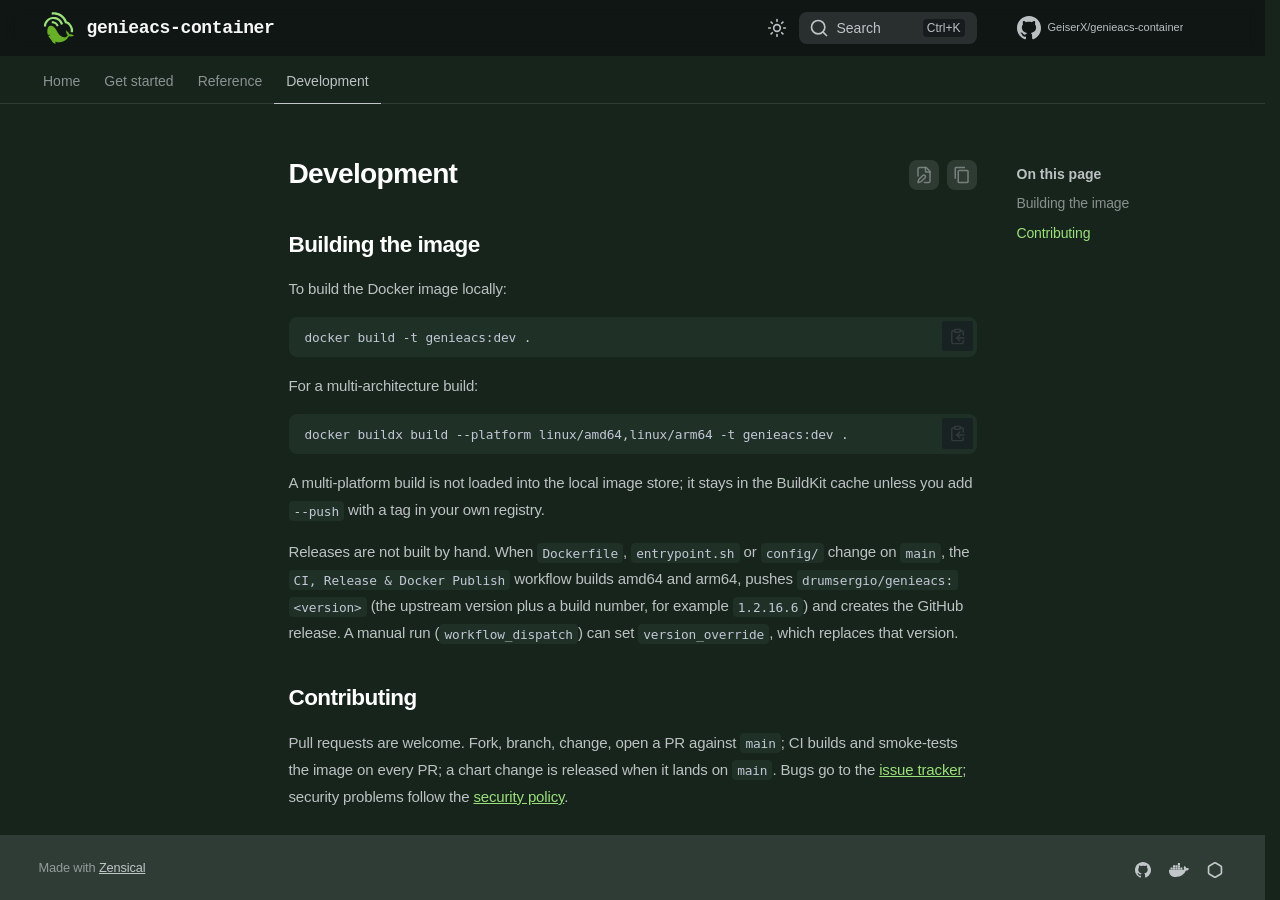
<file: development/index.html>
<!doctype html>
<html lang="en" class="no-js">
  <head>
    
      <meta charset="utf-8">
      <meta name="viewport" content="width=device-width,initial-scale=1">
      
        <meta name="description" content="Docker image and Helm chart for GenieACS, the open-source TR-069 ACS. GenieACS and MongoDB on Docker Compose or Kubernetes.">
      
      
      
        <link rel="canonical" href="https://geiserx.github.io/genieacs-container/development/">
      
      
      
        <link rel="describedby" href="../llms.txt">
        
          <link rel="alternate" type="text/markdown" href="./index.md">
        
      
      
        <link rel="prev" href="../related/">
      
      
      
        
      
      
      <link rel="icon" href="../images/icon.svg">
      <meta name="generator" content="zensical-0.1.3">
    
    
      
        <title>Development - genieacs-container</title>
      
    
    
      
        
      
      <link rel="stylesheet" href="../assets/stylesheets/modern/main.e2cf241e.min.css">
      
        
          
        
        <link rel="stylesheet" href="../assets/stylesheets/modern/palette.b60ce83d.min.css">
      
      
      


    
    
      
    
    
      
    
    
      <link rel="stylesheet" href="../stylesheets/theme.css">
    
    <script>__md_scope=new URL("..",location),__md_scope.pathname.endsWith("/")||(__md_scope=new URL(__md_scope.pathname+"/",location)),__md_hash=e=>[...e].reduce(((e,t)=>(e<<5)-e+t.charCodeAt(0)),0),__md_get=(e,t=localStorage,_=__md_scope)=>JSON.parse(t.getItem(_.pathname+"."+e)),__md_set=(e,t,_=localStorage,a=__md_scope)=>{try{_.setItem(a.pathname+"."+e,JSON.stringify(t))}catch(e){}},document.documentElement.setAttribute("data-platform",navigator.platform)</script>
    
      

    
    
  </head>
  
  
    
    
      
    
    
    
    
    <body dir="ltr" data-md-color-scheme="slate" data-md-color-primary="custom" data-md-color-accent="custom">
  
    
    <input class="md-toggle" data-md-toggle="drawer" type="checkbox" id="__drawer" autocomplete="off">
    <input class="md-toggle" data-md-toggle="search" type="checkbox" id="__search" autocomplete="off">
    <label class="md-overlay" for="__drawer" aria-hidden="true"></label>
    <div data-md-component="skip">
      <a href="#__skip" class="md-skip">
        Skip to content
      </a>
    </div>
    <div data-md-component="announce">
      
    </div>
    
    
      

<header class="md-header" data-md-component="header">
  <nav class="md-header__inner md-grid" aria-label="Header">
    <a href="./.." title="genieacs-container" class="md-header__button md-logo" aria-label="genieacs-container" data-md-component="logo">
      
  <img src="../images/logo.svg" alt="genieacs-container">

    </a>
    <label class="md-header__button md-icon" for="__drawer">
      
      <svg xmlns="http://www.w3.org/2000/svg" fill="none" stroke="currentColor" stroke-linecap="round" stroke-linejoin="round" stroke-width="2" class="lucide lucide-menu" viewBox="0 0 24 24"><path d="M4 5h16M4 12h16M4 19h16"/></svg>
      <span class="md-visually-hidden">Navigation</span>
    </label>
    <div class="md-header__title" data-md-component="header-title">
      <div class="md-header__ellipsis">
        <div class="md-header__topic">
          <span class="md-ellipsis">
            genieacs-container
          </span>
        </div>
        <div class="md-header__topic" data-md-component="header-topic">
          <span class="md-ellipsis">
            
              Development
            
          </span>
        </div>
      </div>
    </div>
    
      
        <form class="md-header__option" data-md-component="palette">
  
    
    
    
    <input class="md-option" data-md-color-media="none" data-md-color-scheme="slate" data-md-color-primary="custom" data-md-color-accent="custom"  aria-label="Switch to light mode"  type="radio" name="__palette" id="__palette_0">
    
      <label class="md-header__button md-icon" title="Switch to light mode" for="__palette_1" hidden>
        <svg xmlns="http://www.w3.org/2000/svg" fill="none" stroke="currentColor" stroke-linecap="round" stroke-linejoin="round" stroke-width="2" class="lucide lucide-sun" viewBox="0 0 24 24"><circle cx="12" cy="12" r="4"/><path d="M12 2v2M12 20v2M4.93 4.93l1.41 1.41M17.66 17.66l1.41 1.41M2 12h2M20 12h2M6.34 17.66l-1.41 1.41M19.07 4.93l-1.41 1.41"/></svg>
      </label>
    
  
    
    
    
    <input class="md-option" data-md-color-media="none" data-md-color-scheme="default" data-md-color-primary="custom" data-md-color-accent="custom"  aria-label="Switch to dark mode"  type="radio" name="__palette" id="__palette_1">
    
      <label class="md-header__button md-icon" title="Switch to dark mode" for="__palette_0" hidden>
        <svg xmlns="http://www.w3.org/2000/svg" fill="none" stroke="currentColor" stroke-linecap="round" stroke-linejoin="round" stroke-width="2" class="lucide lucide-moon" viewBox="0 0 24 24"><path d="M20.985 12.486a9 9 0 1 1-9.473-9.472c.405-.022.617.46.402.803a6 6 0 0 0 8.268 8.268c.344-.215.825-.004.803.401"/></svg>
      </label>
    
  
</form>
      
    
    
      <script>var palette=__md_get("__palette");if(palette&&palette.color){if("(prefers-color-scheme)"===palette.color.media){var media=matchMedia("(prefers-color-scheme: light)"),input=document.querySelector(media.matches?"[data-md-color-media='(prefers-color-scheme: light)']":"[data-md-color-media='(prefers-color-scheme: dark)']");palette.color.media=input.getAttribute("data-md-color-media"),palette.color.scheme=input.getAttribute("data-md-color-scheme"),palette.color.primary=input.getAttribute("data-md-color-primary"),palette.color.accent=input.getAttribute("data-md-color-accent")}for(var[key,value]of Object.entries(palette.color))document.body.setAttribute("data-md-color-"+key,value)}</script>
    
    
    
      
      
        <label class="md-header__button md-icon" for="__search">
          
          <svg xmlns="http://www.w3.org/2000/svg" fill="none" stroke="currentColor" stroke-linecap="round" stroke-linejoin="round" stroke-width="2" class="lucide lucide-search" viewBox="0 0 24 24"><path d="m21 21-4.34-4.34"/><circle cx="11" cy="11" r="8"/></svg>
          <span class="md-visually-hidden">Search</span>
        </label>
        <div class="md-search" data-md-component="search" role="dialog" aria-label="Search">
  <button type="button" class="md-search__button">
    Search
  </button>
</div>
      
    
    <div class="md-header__source">
      
        <a href="https://github.com/GeiserX/genieacs-container" title="Go to repository" class="md-source" data-md-component="source">
  <div class="md-source__icon md-icon">
    
    <svg xmlns="http://www.w3.org/2000/svg" viewBox="0 0 512 512"><!--! Font Awesome Free 7.3.1 by @fontawesome - https://fontawesome.com License - https://fontawesome.com/license/free (Icons: CC BY 4.0, Fonts: SIL OFL 1.1, Code: MIT License) Copyright 2026 Fonticons, Inc.--><path fill="currentColor" d="M216.5 362.5c-66-8-112.5-55.5-112.5-117 0-25 9-52 24-70-6.5-16.5-5.5-51.5 2-66 20-2.5 47 8 63 22.5 19-6 39-9 63.5-9s44.5 3 62.5 8.5c15.5-14 43-24.5 63-22 7 13.5 8 48.5 1.5 65.5 16 19 24.5 44.5 24.5 70.5 0 61.5-46.5 108-113.5 116.5 17 11 28.5 35 28.5 62.5v52c0 15 12.5 23.5 27.5 17.5C441 459.5 512 369 512 257 512 115.5 397 0 255.5 0S0 115.5 0 257c0 111 70.5 203 165.5 237.5 13.5 5 26.5-4 26.5-17.5v-40c-7 3-16 5-24 5-33 0-52.5-18-66.5-51.5-5.5-13.5-11.5-21.5-23-23-6-.5-8-3-8-6 0-6 10-10.5 20-10.5 14.5 0 27 9 40 27.5 10 14.5 20.5 21 33 21s20.5-4.5 32-16c8.5-8.5 15-16 21-21"/></svg>
  </div>
  <div class="md-source__repository">
    GeiserX/genieacs-container
  </div>
</a>
      
    </div>
  </nav>
  
</header>
    
    <div class="md-container" data-md-component="container">
      
      
        
          
            
<nav class="md-tabs" aria-label="Tabs" data-md-component="tabs">
  <div class="md-grid">
    <ul class="md-tabs__list">
      
        
  
  
  
  
    <li class="md-tabs__item">
      <a href="./.." class="md-tabs__link">
        
  
  Home

      </a>
    </li>
  

      
        
  
  
  
  
    
      
    
    
    
      <li class="md-tabs__item">
        <a href="../getting-started/" class="md-tabs__link">
          
  
  Get started

        </a>
      </li>
    
  

      
        
  
  
  
  
    
      
    
    
    
      <li class="md-tabs__item">
        <a href="../configuration/" class="md-tabs__link">
          
  
  Reference

        </a>
      </li>
    
  

      
        
  
  
  
    
  
  
    <li class="md-tabs__item md-tabs__item--active">
      <a href="././" class="md-tabs__link">
        
  
  Development

      </a>
    </li>
  

      
    </ul>
  </div>
</nav>
          
        
      
      <main class="md-main" data-md-component="main">
        <div class="md-main__inner md-grid">
          
            
              
              <div class="md-sidebar md-sidebar--primary" data-md-component="sidebar" data-md-type="navigation" >
                <div class="md-sidebar__scrollwrap">
                  <div class="md-sidebar__inner">
                    


  


<nav class="md-nav md-nav--primary md-nav--lifted" aria-label="Navigation" data-md-level="0">
  <label class="md-nav__title" for="__drawer">
    <a href="./.." title="genieacs-container" class="md-nav__button md-logo" aria-label="genieacs-container" data-md-component="logo">
      
  <img src="../images/logo.svg" alt="genieacs-container">

    </a>
    genieacs-container
  </label>
  
    <div class="md-nav__source">
      <a href="https://github.com/GeiserX/genieacs-container" title="Go to repository" class="md-source" data-md-component="source">
  <div class="md-source__icon md-icon">
    
    <svg xmlns="http://www.w3.org/2000/svg" viewBox="0 0 512 512"><!--! Font Awesome Free 7.3.1 by @fontawesome - https://fontawesome.com License - https://fontawesome.com/license/free (Icons: CC BY 4.0, Fonts: SIL OFL 1.1, Code: MIT License) Copyright 2026 Fonticons, Inc.--><path fill="currentColor" d="M216.5 362.5c-66-8-112.5-55.5-112.5-117 0-25 9-52 24-70-6.5-16.5-5.5-51.5 2-66 20-2.5 47 8 63 22.5 19-6 39-9 63.5-9s44.5 3 62.5 8.5c15.5-14 43-24.5 63-22 7 13.5 8 48.5 1.5 65.5 16 19 24.5 44.5 24.5 70.5 0 61.5-46.5 108-113.5 116.5 17 11 28.5 35 28.5 62.5v52c0 15 12.5 23.5 27.5 17.5C441 459.5 512 369 512 257 512 115.5 397 0 255.5 0S0 115.5 0 257c0 111 70.5 203 165.5 237.5 13.5 5 26.5-4 26.5-17.5v-40c-7 3-16 5-24 5-33 0-52.5-18-66.5-51.5-5.5-13.5-11.5-21.5-23-23-6-.5-8-3-8-6 0-6 10-10.5 20-10.5 14.5 0 27 9 40 27.5 10 14.5 20.5 21 33 21s20.5-4.5 32-16c8.5-8.5 15-16 21-21"/></svg>
  </div>
  <div class="md-source__repository">
    GeiserX/genieacs-container
  </div>
</a>
    </div>
  
  <ul class="md-nav__list" data-md-scrollfix>
    
      
      
  
  
  
  
    <li class="md-nav__item">
      <a href="./.." class="md-nav__link">
        
  
  
  <span class="md-ellipsis">
    
  
  Home

    
  </span>
  
  

      </a>
    </li>
  

    
      
      
  
  
  
  
    
    
    
    
      
      
        
      
    
    
    <li class="md-nav__item md-nav__item--nested">
      
        
        
          
        
        <input class="md-nav__toggle md-toggle md-toggle--indeterminate" type="checkbox" id="__nav_2" >
        
          
          <label class="md-nav__link" for="__nav_2" id="__nav_2_label" tabindex="0">
            
  
  
  <span class="md-ellipsis">
    
  
  Get started

    
  </span>
  
  

            <span class="md-nav__icon md-icon"></span>
          </label>
        
        
          <nav class="md-nav" data-md-level="1" aria-labelledby="__nav_2_label" aria-expanded="false">
            <label class="md-nav__title" for="__nav_2">
              <span class="md-nav__icon md-icon"></span>
              
  
  Get started

            </label>
            <ul class="md-nav__list" data-md-scrollfix>
              
                
                  
  
  
  
  
    <li class="md-nav__item">
      <a href="../getting-started/" class="md-nav__link">
        
  
  
  <span class="md-ellipsis">
    
  
  Getting started

    
  </span>
  
  

      </a>
    </li>
  

                
              
                
                  
  
  
  
  
    <li class="md-nav__item">
      <a href="../first-device/" class="md-nav__link">
        
  
  
  <span class="md-ellipsis">
    
  
  Your first device

    
  </span>
  
  

      </a>
    </li>
  

                
              
                
                  
  
  
  
  
    <li class="md-nav__item">
      <a href="../usage/" class="md-nav__link">
        
  
  
  <span class="md-ellipsis">
    
  
  Usage

    
  </span>
  
  

      </a>
    </li>
  

                
              
            </ul>
          </nav>
        
      
    </li>
  

    
      
      
  
  
  
  
    
    
    
    
      
      
        
      
    
    
    <li class="md-nav__item md-nav__item--nested">
      
        
        
          
        
        <input class="md-nav__toggle md-toggle md-toggle--indeterminate" type="checkbox" id="__nav_3" >
        
          
          <label class="md-nav__link" for="__nav_3" id="__nav_3_label" tabindex="0">
            
  
  
  <span class="md-ellipsis">
    
  
  Reference

    
  </span>
  
  

            <span class="md-nav__icon md-icon"></span>
          </label>
        
        
          <nav class="md-nav" data-md-level="1" aria-labelledby="__nav_3_label" aria-expanded="false">
            <label class="md-nav__title" for="__nav_3">
              <span class="md-nav__icon md-icon"></span>
              
  
  Reference

            </label>
            <ul class="md-nav__list" data-md-scrollfix>
              
                
                  
  
  
  
  
    <li class="md-nav__item">
      <a href="../configuration/" class="md-nav__link">
        
  
  
  <span class="md-ellipsis">
    
  
  Configuration

    
  </span>
  
  

      </a>
    </li>
  

                
              
                
                  
  
  
  
  
    <li class="md-nav__item">
      <a href="../how-it-works/" class="md-nav__link">
        
  
  
  <span class="md-ellipsis">
    
  
  How it works

    
  </span>
  
  

      </a>
    </li>
  

                
              
                
                  
  
  
  
  
    <li class="md-nav__item">
      <a href="../troubleshooting/" class="md-nav__link">
        
  
  
  <span class="md-ellipsis">
    
  
  Troubleshooting

    
  </span>
  
  

      </a>
    </li>
  

                
              
                
                  
  
  
  
  
    <li class="md-nav__item">
      <a href="../related/" class="md-nav__link">
        
  
  
  <span class="md-ellipsis">
    
  
  Related projects

    
  </span>
  
  

      </a>
    </li>
  

                
              
            </ul>
          </nav>
        
      
    </li>
  

    
      
      
  
  
    
  
  
  
    <li class="md-nav__item md-nav__item--active">
      
      
      
      
        
      
      
        <label class="md-nav__link md-nav__link--active" for="__toc">
          
  
  
  <span class="md-ellipsis">
    
  
  Development

    
  </span>
  
  

          <span class="md-nav__icon md-icon"></span>
        </label>
      
      <a href="././" class="md-nav__link md-nav__link--active">
        
  
  
  <span class="md-ellipsis">
    
  
  Development

    
  </span>
  
  

      </a>
      
        


<nav class="md-nav md-nav--secondary" aria-label="On this page">
  
  
  
    
  
  
    <label class="md-nav__title" for="__toc">
      <span class="md-nav__icon md-icon"></span>
      On this page
    </label>
    <ul class="md-nav__list" data-md-component="toc" data-md-scrollfix>
      
        <li class="md-nav__item">
  <a href="#building-the-image" class="md-nav__link">
    <span class="md-ellipsis">
      <span class="md-typeset">
        Building the image
      </span>
    </span>
  </a>
  
</li>
      
        <li class="md-nav__item">
  <a href="#contributing" class="md-nav__link">
    <span class="md-ellipsis">
      <span class="md-typeset">
        Contributing
      </span>
    </span>
  </a>
  
</li>
      
    </ul>
  
</nav>
      
    </li>
  

    
  </ul>
</nav>
                  </div>
                </div>
              </div>
            
            
              
              <div class="md-sidebar md-sidebar--secondary" data-md-component="sidebar" data-md-type="toc" >
                <div class="md-sidebar__scrollwrap">
                  
                    
                    
                    
                      
                    
                    
                      <input class="md-nav__toggle md-toggle" type="checkbox" id="__toc">
                      <div class="md-sidebar-button__wrapper">
                        <label class="md-sidebar-button" for="__toc"></label>
                      </div>
                    
                  
                  <div class="md-sidebar__inner">
                    


<nav class="md-nav md-nav--secondary" aria-label="On this page">
  
  
  
    
  
  
    <label class="md-nav__title" for="__toc">
      <span class="md-nav__icon md-icon"></span>
      On this page
    </label>
    <ul class="md-nav__list" data-md-component="toc" data-md-scrollfix>
      
        <li class="md-nav__item">
  <a href="#building-the-image" class="md-nav__link">
    <span class="md-ellipsis">
      <span class="md-typeset">
        Building the image
      </span>
    </span>
  </a>
  
</li>
      
        <li class="md-nav__item">
  <a href="#contributing" class="md-nav__link">
    <span class="md-ellipsis">
      <span class="md-typeset">
        Contributing
      </span>
    </span>
  </a>
  
</li>
      
    </ul>
  
</nav>
                  </div>
                </div>
              </div>
            
          
          
            <div class="md-content" data-md-component="content">
              
              <article class="md-content__inner md-typeset">
                <a id="__skip" tabindex="-1"></a>
                
                  
  <button type="button" title="Copy as Markdown" aria-label="Copy as Markdown" class="md-content__button md-icon" data-md-copy-url="./index.md">
    
    <svg xmlns="http://www.w3.org/2000/svg" viewBox="0 0 24 24"><path d="M19 21H8V7h11m0-2H8a2 2 0 0 0-2 2v14a2 2 0 0 0 2 2h11a2 2 0 0 0 2-2V7a2 2 0 0 0-2-2m-3-4H4a2 2 0 0 0-2 2v14h2V3h12z"/></svg>
  </button>


  
    <a href="https://github.com/GeiserX/genieacs-container/edit/main/docs/development.md" title="Edit this page" class="md-content__button md-icon" rel="edit">
      
      <svg xmlns="http://www.w3.org/2000/svg" fill="none" stroke="currentColor" stroke-linecap="round" stroke-linejoin="round" stroke-width="2" class="lucide lucide-file-pen" viewBox="0 0 24 24"><path d="M12.659 22H18a2 2 0 0 0 2-2V8a2.4 2.4 0 0 0-.706-1.706l-3.588-3.588A2.4 2.4 0 0 0 14 2H6a2 2 0 0 0-2 2v9.34"/><path d="M14 2v5a1 1 0 0 0 1 1h5M10.378 12.622a1 1 0 0 1 3 3.003L8.36 20.637a2 2 0 0 1-.854.506l-2.867.837a.5.5 0 0 1-.62-.62l.836-2.869a2 2 0 0 1 .506-.853z"/></svg>
    </a>
  
  


<h1 id="development">Development<a class="headerlink" href="#development" title="Permanent link">&para;</a></h1>
<h2 id="building-the-image">Building the image<a class="headerlink" href="#building-the-image" title="Permanent link">&para;</a></h2>
<p>To build the Docker image locally:</p>
<div class="highlight"><pre><span></span><code><a id="__codelineno-0-1" name="__codelineno-0-1" href="#__codelineno-0-1"></a>docker<span class="w"> </span>build<span class="w"> </span>-t<span class="w"> </span>genieacs:dev<span class="w"> </span>.
</code></pre></div>
<p>For a multi-architecture build:</p>
<div class="highlight"><pre><span></span><code><a id="__codelineno-1-1" name="__codelineno-1-1" href="#__codelineno-1-1"></a>docker<span class="w"> </span>buildx<span class="w"> </span>build<span class="w"> </span>--platform<span class="w"> </span>linux/amd64,linux/arm64<span class="w"> </span>-t<span class="w"> </span>genieacs:dev<span class="w"> </span>.
</code></pre></div>
<p>A multi-platform build is not loaded into the local image store; it stays in the BuildKit cache unless you
add <code>--push</code> with a tag in your own registry.</p>
<p>Releases are not built by hand. When <code>Dockerfile</code>, <code>entrypoint.sh</code> or <code>config/</code> change on <code>main</code>, the
<code>CI, Release &amp; Docker Publish</code> workflow builds amd64 and arm64, pushes <code>drumsergio/genieacs:&lt;version&gt;</code>
(the upstream version plus a build number, for example <code>1.2.16.6</code>) and creates the GitHub release. A
manual run (<code>workflow_dispatch</code>) can set <code>version_override</code>, which replaces that version.</p>
<h2 id="contributing">Contributing<a class="headerlink" href="#contributing" title="Permanent link">&para;</a></h2>
<p>Pull requests are welcome. Fork, branch, change, open a PR against <code>main</code>; CI builds and smoke-tests the
image on every PR; a chart change is released when it lands on <code>main</code>. Bugs go to the
<a href="https://github.com/GeiserX/genieacs-container/issues">issue tracker</a>; security problems follow the
<a href="https://github.com/GeiserX/genieacs-container/blob/main/SECURITY.md">security policy</a>.</p>














                
              </article>
            </div>
          
          
<script>var target=document.getElementById(location.hash.slice(1));target&&target.name&&(target.checked=target.name.startsWith("__tabbed_"))</script>
        </div>
        
          <button type="button" class="md-top md-icon" data-md-component="top" hidden>
  
  <svg xmlns="http://www.w3.org/2000/svg" fill="none" stroke="currentColor" stroke-linecap="round" stroke-linejoin="round" stroke-width="2" class="lucide lucide-circle-arrow-up" viewBox="0 0 24 24"><circle cx="12" cy="12" r="10"/><path d="m16 12-4-4-4 4M12 16V8"/></svg>
  Back to top
</button>
        
      </main>
      
        <footer class="md-footer">
  
  <div class="md-footer-meta md-typeset">
    <div class="md-footer-meta__inner md-grid">
      <div class="md-copyright">
  
  
    Made with
    <a href="https://zensical.org/" target="_blank" rel="noopener">
      Zensical
    </a>
  
</div>
      
        
<div class="md-social">
  
    
    
    
    
      
      
    
    <a href="https://github.com/GeiserX/genieacs-container" target="_blank" rel="noopener" title="github.com" class="md-social__link">
      <svg xmlns="http://www.w3.org/2000/svg" viewBox="0 0 512 512"><!--! Font Awesome Free 7.3.1 by @fontawesome - https://fontawesome.com License - https://fontawesome.com/license/free (Icons: CC BY 4.0, Fonts: SIL OFL 1.1, Code: MIT License) Copyright 2026 Fonticons, Inc.--><path fill="currentColor" d="M216.5 362.5c-66-8-112.5-55.5-112.5-117 0-25 9-52 24-70-6.5-16.5-5.5-51.5 2-66 20-2.5 47 8 63 22.5 19-6 39-9 63.5-9s44.5 3 62.5 8.5c15.5-14 43-24.5 63-22 7 13.5 8 48.5 1.5 65.5 16 19 24.5 44.5 24.5 70.5 0 61.5-46.5 108-113.5 116.5 17 11 28.5 35 28.5 62.5v52c0 15 12.5 23.5 27.5 17.5C441 459.5 512 369 512 257 512 115.5 397 0 255.5 0S0 115.5 0 257c0 111 70.5 203 165.5 237.5 13.5 5 26.5-4 26.5-17.5v-40c-7 3-16 5-24 5-33 0-52.5-18-66.5-51.5-5.5-13.5-11.5-21.5-23-23-6-.5-8-3-8-6 0-6 10-10.5 20-10.5 14.5 0 27 9 40 27.5 10 14.5 20.5 21 33 21s20.5-4.5 32-16c8.5-8.5 15-16 21-21"/></svg>
    </a>
  
    
    
    
    
      
      
    
    <a href="https://hub.docker.com/r/drumsergio/genieacs" target="_blank" rel="noopener" title="hub.docker.com" class="md-social__link">
      <svg xmlns="http://www.w3.org/2000/svg" viewBox="0 0 640 512"><!--! Font Awesome Free 7.3.1 by @fontawesome - https://fontawesome.com License - https://fontawesome.com/license/free (Icons: CC BY 4.0, Fonts: SIL OFL 1.1, Code: MIT License) Copyright 2026 Fonticons, Inc.--><path fill="currentColor" d="M349.9 236.3h-66.1v-59.4h66.1zm0-204.3h-66.1v60.7h66.1zm78.2 144.8H362v59.4h66.1zm-156.3-72.1h-66.1v60.1h66.1zm78.1 0h-66.1v60.1h66.1zm276.8 100c-14.4-9.7-47.6-13.2-73.1-8.4-3.3-24-16.7-44.9-41.1-63.7l-14-9.3-9.3 14c-18.4 27.8-23.4 73.6-3.7 103.8-8.7 4.7-25.8 11.1-48.4 10.7H2.4c-8.7 50.8 5.8 116.8 44 162.1 37.1 43.9 92.7 66.2 165.4 66.2 157.4 0 273.9-72.5 328.4-204.2 21.4.4 67.6.1 91.3-45.2 1.5-2.5 6.6-13.2 8.5-17.1zm-511.1-27.9h-66v59.4h66.1v-59.4zm78.1 0h-66.1v59.4h66.1zm78.1 0h-66.1v59.4h66.1zm-78.1-72.1h-66.1v60.1h66.1z"/></svg>
    </a>
  
    
    
    
    
      
      
    
    <a href="https://artifacthub.io/packages/helm/genieacs/genieacs" target="_blank" rel="noopener" title="artifacthub.io" class="md-social__link">
      <svg xmlns="http://www.w3.org/2000/svg" viewBox="0 0 24 24"><title>Artifact Hub</title><path d="M12 24a3.43 3.43 0 0 1-1.78-.5l-7.51-4.292A3.4 3.4 0 0 1 1.07 16.3V7.73c0-1.253.636-2.37 1.76-3.01L10.25.479a3.43 3.43 0 0 1 3.496.001l7.42 4.238a3.4 3.4 0 0 1 1.762 3.01v8.582c0 .967-.443 2.164-1.637 2.898l-7.51 4.292c-.564.344-1.199.5-1.782.5zm-.5-21.347-7.545 4.31c-.2.156-.379.368-.379.767l.001 8.67a.96.96 0 0 0 .373.635l7.56 4.316c.266.172.664.21.985 0l7.518-4.296a.92.92 0 0 0 .41-.654V7.73a.92.92 0 0 0-.377-.766L12.5 2.652a.91.91 0 0 0-1 .001"/></svg>
    </a>
  
</div>
      
    </div>
  </div>
</footer>
      
    </div>
    <div class="md-dialog" data-md-component="dialog" role="status" aria-atomic="true">
      <div class="md-dialog__inner md-typeset"></div>
    </div>
    
      
<div class="md-progress" data-md-component="progress" role="progressbar" aria-label="Loading"></div>
    
    
    
      
      
      
      
        
        
      <script id="__config" type="application/json">{"annotate":null,"base":"..","features":["navigation.tabs","navigation.sections","navigation.expand","navigation.top","content.code.copy","content.action.edit","search.highlight","toc.follow","navigation.instant","navigation.instant.progress","content.action.copy"],"redirect":null,"search":"../assets/javascripts/workers/search.719e0d91.min.js","tags":null,"translations":{"clipboard.copied":"Copied to clipboard","clipboard.copy":"Copy to clipboard","clipboard.error":"Could not copy to clipboard","search.result.more.one":"1 more on this page","search.result.more.other":"# more on this page","search.result.none":"No matching documents","search.result.one":"1 matching document","search.result.other":"# matching documents","search.result.placeholder":"Type to start searching","search.result.term.missing":"Missing","select.version":"Select version"},"version":null}</script>
    
    
      <script src="../assets/javascripts/bundle.9e76c64c.min.js"></script>
      
      
    
  </body>
</html>
</file>
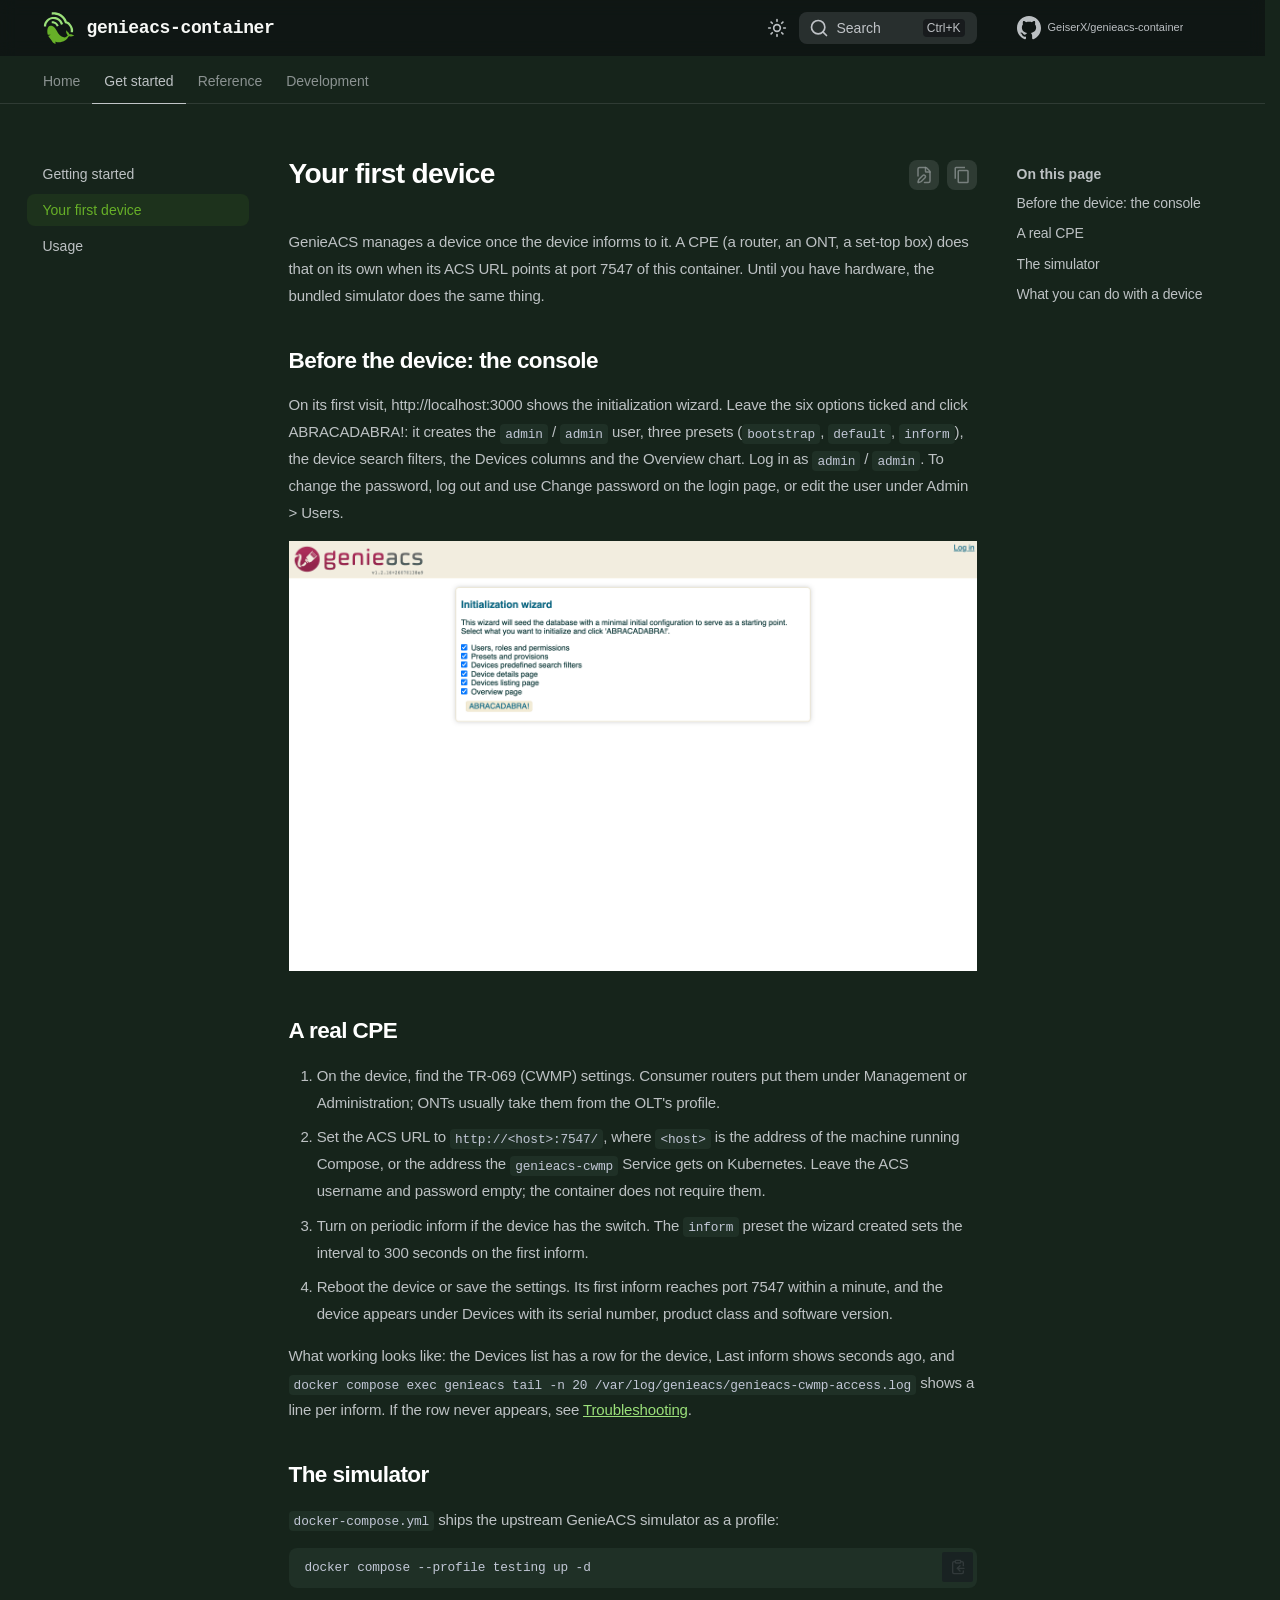
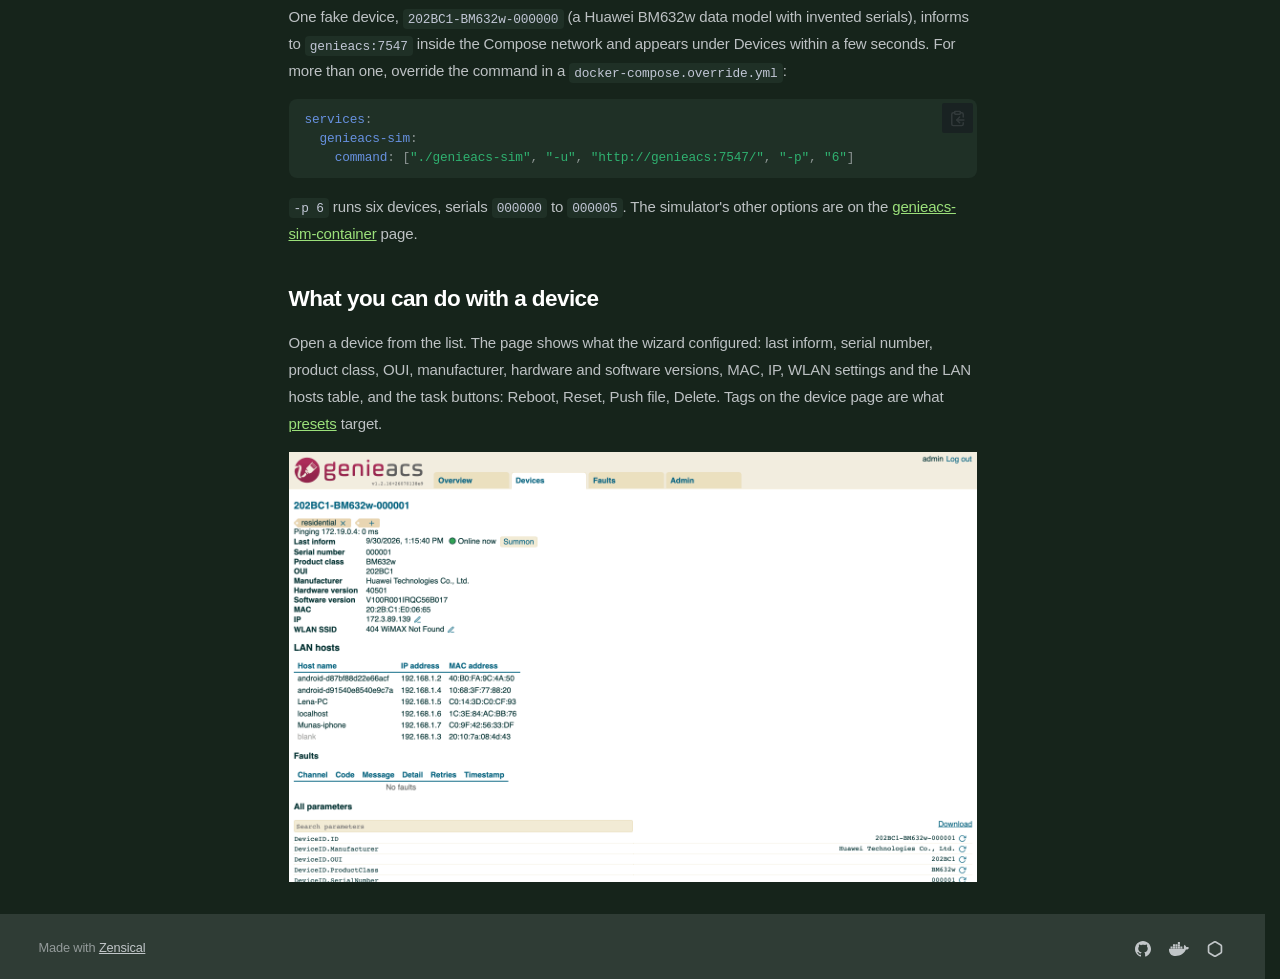
<file: first-device/index.html>
<!doctype html>
<html lang="en" class="no-js">
  <head>
    
      <meta charset="utf-8">
      <meta name="viewport" content="width=device-width,initial-scale=1">
      
        <meta name="description" content="Docker image and Helm chart for GenieACS, the open-source TR-069 ACS. GenieACS and MongoDB on Docker Compose or Kubernetes.">
      
      
      
        <link rel="canonical" href="https://geiserx.github.io/genieacs-container/first-device/">
      
      
      
        <link rel="describedby" href="../llms.txt">
        
          <link rel="alternate" type="text/markdown" href="./index.md">
        
      
      
        <link rel="prev" href="../getting-started/">
      
      
        <link rel="next" href="../usage/">
      
      
        
      
      
      <link rel="icon" href="../images/icon.svg">
      <meta name="generator" content="zensical-0.1.3">
    
    
      
        <title>Your first device - genieacs-container</title>
      
    
    
      
        
      
      <link rel="stylesheet" href="../assets/stylesheets/modern/main.e2cf241e.min.css">
      
        
          
        
        <link rel="stylesheet" href="../assets/stylesheets/modern/palette.b60ce83d.min.css">
      
      
      


    
    
      
    
    
      
    
    
      <link rel="stylesheet" href="../stylesheets/theme.css">
    
    <script>__md_scope=new URL("..",location),__md_scope.pathname.endsWith("/")||(__md_scope=new URL(__md_scope.pathname+"/",location)),__md_hash=e=>[...e].reduce(((e,t)=>(e<<5)-e+t.charCodeAt(0)),0),__md_get=(e,t=localStorage,_=__md_scope)=>JSON.parse(t.getItem(_.pathname+"."+e)),__md_set=(e,t,_=localStorage,a=__md_scope)=>{try{_.setItem(a.pathname+"."+e,JSON.stringify(t))}catch(e){}},document.documentElement.setAttribute("data-platform",navigator.platform)</script>
    
      

    
    
  </head>
  
  
    
    
      
    
    
    
    
    <body dir="ltr" data-md-color-scheme="slate" data-md-color-primary="custom" data-md-color-accent="custom">
  
    
    <input class="md-toggle" data-md-toggle="drawer" type="checkbox" id="__drawer" autocomplete="off">
    <input class="md-toggle" data-md-toggle="search" type="checkbox" id="__search" autocomplete="off">
    <label class="md-overlay" for="__drawer" aria-hidden="true"></label>
    <div data-md-component="skip">
      <a href="#__skip" class="md-skip">
        Skip to content
      </a>
    </div>
    <div data-md-component="announce">
      
    </div>
    
    
      

<header class="md-header" data-md-component="header">
  <nav class="md-header__inner md-grid" aria-label="Header">
    <a href="./.." title="genieacs-container" class="md-header__button md-logo" aria-label="genieacs-container" data-md-component="logo">
      
  <img src="../images/logo.svg" alt="genieacs-container">

    </a>
    <label class="md-header__button md-icon" for="__drawer">
      
      <svg xmlns="http://www.w3.org/2000/svg" fill="none" stroke="currentColor" stroke-linecap="round" stroke-linejoin="round" stroke-width="2" class="lucide lucide-menu" viewBox="0 0 24 24"><path d="M4 5h16M4 12h16M4 19h16"/></svg>
      <span class="md-visually-hidden">Navigation</span>
    </label>
    <div class="md-header__title" data-md-component="header-title">
      <div class="md-header__ellipsis">
        <div class="md-header__topic">
          <span class="md-ellipsis">
            genieacs-container
          </span>
        </div>
        <div class="md-header__topic" data-md-component="header-topic">
          <span class="md-ellipsis">
            
              Your first device
            
          </span>
        </div>
      </div>
    </div>
    
      
        <form class="md-header__option" data-md-component="palette">
  
    
    
    
    <input class="md-option" data-md-color-media="none" data-md-color-scheme="slate" data-md-color-primary="custom" data-md-color-accent="custom"  aria-label="Switch to light mode"  type="radio" name="__palette" id="__palette_0">
    
      <label class="md-header__button md-icon" title="Switch to light mode" for="__palette_1" hidden>
        <svg xmlns="http://www.w3.org/2000/svg" fill="none" stroke="currentColor" stroke-linecap="round" stroke-linejoin="round" stroke-width="2" class="lucide lucide-sun" viewBox="0 0 24 24"><circle cx="12" cy="12" r="4"/><path d="M12 2v2M12 20v2M4.93 4.93l1.41 1.41M17.66 17.66l1.41 1.41M2 12h2M20 12h2M6.34 17.66l-1.41 1.41M19.07 4.93l-1.41 1.41"/></svg>
      </label>
    
  
    
    
    
    <input class="md-option" data-md-color-media="none" data-md-color-scheme="default" data-md-color-primary="custom" data-md-color-accent="custom"  aria-label="Switch to dark mode"  type="radio" name="__palette" id="__palette_1">
    
      <label class="md-header__button md-icon" title="Switch to dark mode" for="__palette_0" hidden>
        <svg xmlns="http://www.w3.org/2000/svg" fill="none" stroke="currentColor" stroke-linecap="round" stroke-linejoin="round" stroke-width="2" class="lucide lucide-moon" viewBox="0 0 24 24"><path d="M20.985 12.486a9 9 0 1 1-9.473-9.472c.405-.022.617.46.402.803a6 6 0 0 0 8.268 8.268c.344-.215.825-.004.803.401"/></svg>
      </label>
    
  
</form>
      
    
    
      <script>var palette=__md_get("__palette");if(palette&&palette.color){if("(prefers-color-scheme)"===palette.color.media){var media=matchMedia("(prefers-color-scheme: light)"),input=document.querySelector(media.matches?"[data-md-color-media='(prefers-color-scheme: light)']":"[data-md-color-media='(prefers-color-scheme: dark)']");palette.color.media=input.getAttribute("data-md-color-media"),palette.color.scheme=input.getAttribute("data-md-color-scheme"),palette.color.primary=input.getAttribute("data-md-color-primary"),palette.color.accent=input.getAttribute("data-md-color-accent")}for(var[key,value]of Object.entries(palette.color))document.body.setAttribute("data-md-color-"+key,value)}</script>
    
    
    
      
      
        <label class="md-header__button md-icon" for="__search">
          
          <svg xmlns="http://www.w3.org/2000/svg" fill="none" stroke="currentColor" stroke-linecap="round" stroke-linejoin="round" stroke-width="2" class="lucide lucide-search" viewBox="0 0 24 24"><path d="m21 21-4.34-4.34"/><circle cx="11" cy="11" r="8"/></svg>
          <span class="md-visually-hidden">Search</span>
        </label>
        <div class="md-search" data-md-component="search" role="dialog" aria-label="Search">
  <button type="button" class="md-search__button">
    Search
  </button>
</div>
      
    
    <div class="md-header__source">
      
        <a href="https://github.com/GeiserX/genieacs-container" title="Go to repository" class="md-source" data-md-component="source">
  <div class="md-source__icon md-icon">
    
    <svg xmlns="http://www.w3.org/2000/svg" viewBox="0 0 512 512"><!--! Font Awesome Free 7.3.1 by @fontawesome - https://fontawesome.com License - https://fontawesome.com/license/free (Icons: CC BY 4.0, Fonts: SIL OFL 1.1, Code: MIT License) Copyright 2026 Fonticons, Inc.--><path fill="currentColor" d="M216.5 362.5c-66-8-112.5-55.5-112.5-117 0-25 9-52 24-70-6.5-16.5-5.5-51.5 2-66 20-2.5 47 8 63 22.5 19-6 39-9 63.5-9s44.5 3 62.5 8.5c15.5-14 43-24.5 63-22 7 13.5 8 48.5 1.5 65.5 16 19 24.5 44.5 24.5 70.5 0 61.5-46.5 108-113.5 116.5 17 11 28.5 35 28.5 62.5v52c0 15 12.5 23.5 27.5 17.5C441 459.5 512 369 512 257 512 115.5 397 0 255.5 0S0 115.5 0 257c0 111 70.5 203 165.5 237.5 13.5 5 26.5-4 26.5-17.5v-40c-7 3-16 5-24 5-33 0-52.5-18-66.5-51.5-5.5-13.5-11.5-21.5-23-23-6-.5-8-3-8-6 0-6 10-10.5 20-10.5 14.5 0 27 9 40 27.5 10 14.5 20.5 21 33 21s20.5-4.5 32-16c8.5-8.5 15-16 21-21"/></svg>
  </div>
  <div class="md-source__repository">
    GeiserX/genieacs-container
  </div>
</a>
      
    </div>
  </nav>
  
</header>
    
    <div class="md-container" data-md-component="container">
      
      
        
          
            
<nav class="md-tabs" aria-label="Tabs" data-md-component="tabs">
  <div class="md-grid">
    <ul class="md-tabs__list">
      
        
  
  
  
  
    <li class="md-tabs__item">
      <a href="./.." class="md-tabs__link">
        
  
  Home

      </a>
    </li>
  

      
        
  
  
  
    
  
  
    
      
    
    
    
      <li class="md-tabs__item md-tabs__item--active">
        <a href="../getting-started/" class="md-tabs__link">
          
  
  Get started

        </a>
      </li>
    
  

      
        
  
  
  
  
    
      
    
    
    
      <li class="md-tabs__item">
        <a href="../configuration/" class="md-tabs__link">
          
  
  Reference

        </a>
      </li>
    
  

      
        
  
  
  
  
    <li class="md-tabs__item">
      <a href="../development/" class="md-tabs__link">
        
  
  Development

      </a>
    </li>
  

      
    </ul>
  </div>
</nav>
          
        
      
      <main class="md-main" data-md-component="main">
        <div class="md-main__inner md-grid">
          
            
              
              <div class="md-sidebar md-sidebar--primary" data-md-component="sidebar" data-md-type="navigation" >
                <div class="md-sidebar__scrollwrap">
                  <div class="md-sidebar__inner">
                    


  


<nav class="md-nav md-nav--primary md-nav--lifted" aria-label="Navigation" data-md-level="0">
  <label class="md-nav__title" for="__drawer">
    <a href="./.." title="genieacs-container" class="md-nav__button md-logo" aria-label="genieacs-container" data-md-component="logo">
      
  <img src="../images/logo.svg" alt="genieacs-container">

    </a>
    genieacs-container
  </label>
  
    <div class="md-nav__source">
      <a href="https://github.com/GeiserX/genieacs-container" title="Go to repository" class="md-source" data-md-component="source">
  <div class="md-source__icon md-icon">
    
    <svg xmlns="http://www.w3.org/2000/svg" viewBox="0 0 512 512"><!--! Font Awesome Free 7.3.1 by @fontawesome - https://fontawesome.com License - https://fontawesome.com/license/free (Icons: CC BY 4.0, Fonts: SIL OFL 1.1, Code: MIT License) Copyright 2026 Fonticons, Inc.--><path fill="currentColor" d="M216.5 362.5c-66-8-112.5-55.5-112.5-117 0-25 9-52 24-70-6.5-16.5-5.5-51.5 2-66 20-2.5 47 8 63 22.5 19-6 39-9 63.5-9s44.5 3 62.5 8.5c15.5-14 43-24.5 63-22 7 13.5 8 48.5 1.5 65.5 16 19 24.5 44.5 24.5 70.5 0 61.5-46.5 108-113.5 116.5 17 11 28.5 35 28.5 62.5v52c0 15 12.5 23.5 27.5 17.5C441 459.5 512 369 512 257 512 115.5 397 0 255.5 0S0 115.5 0 257c0 111 70.5 203 165.5 237.5 13.5 5 26.5-4 26.5-17.5v-40c-7 3-16 5-24 5-33 0-52.5-18-66.5-51.5-5.5-13.5-11.5-21.5-23-23-6-.5-8-3-8-6 0-6 10-10.5 20-10.5 14.5 0 27 9 40 27.5 10 14.5 20.5 21 33 21s20.5-4.5 32-16c8.5-8.5 15-16 21-21"/></svg>
  </div>
  <div class="md-source__repository">
    GeiserX/genieacs-container
  </div>
</a>
    </div>
  
  <ul class="md-nav__list" data-md-scrollfix>
    
      
      
  
  
  
  
    <li class="md-nav__item">
      <a href="./.." class="md-nav__link">
        
  
  
  <span class="md-ellipsis">
    
  
  Home

    
  </span>
  
  

      </a>
    </li>
  

    
      
      
  
  
    
  
  
  
    
    
    
    
      
        
        
      
      
        
      
    
    
    <li class="md-nav__item md-nav__item--active md-nav__item--section md-nav__item--nested">
      
        
        
        <input class="md-nav__toggle md-toggle " type="checkbox" id="__nav_2" checked>
        
          
          <label class="md-nav__link" for="__nav_2" id="__nav_2_label" tabindex="">
            
  
  
  <span class="md-ellipsis">
    
  
  Get started

    
  </span>
  
  

            <span class="md-nav__icon md-icon"></span>
          </label>
        
        
          <nav class="md-nav" data-md-level="1" aria-labelledby="__nav_2_label" aria-expanded="true">
            <label class="md-nav__title" for="__nav_2">
              <span class="md-nav__icon md-icon"></span>
              
  
  Get started

            </label>
            <ul class="md-nav__list" data-md-scrollfix>
              
                
                  
  
  
  
  
    <li class="md-nav__item">
      <a href="../getting-started/" class="md-nav__link">
        
  
  
  <span class="md-ellipsis">
    
  
  Getting started

    
  </span>
  
  

      </a>
    </li>
  

                
              
                
                  
  
  
    
  
  
  
    <li class="md-nav__item md-nav__item--active">
      
      
      
      
        
      
      
        <label class="md-nav__link md-nav__link--active" for="__toc">
          
  
  
  <span class="md-ellipsis">
    
  
  Your first device

    
  </span>
  
  

          <span class="md-nav__icon md-icon"></span>
        </label>
      
      <a href="././" class="md-nav__link md-nav__link--active">
        
  
  
  <span class="md-ellipsis">
    
  
  Your first device

    
  </span>
  
  

      </a>
      
        


<nav class="md-nav md-nav--secondary" aria-label="On this page">
  
  
  
    
  
  
    <label class="md-nav__title" for="__toc">
      <span class="md-nav__icon md-icon"></span>
      On this page
    </label>
    <ul class="md-nav__list" data-md-component="toc" data-md-scrollfix>
      
        <li class="md-nav__item">
  <a href="#before-the-device-the-console" class="md-nav__link">
    <span class="md-ellipsis">
      <span class="md-typeset">
        Before the device: the console
      </span>
    </span>
  </a>
  
</li>
      
        <li class="md-nav__item">
  <a href="#a-real-cpe" class="md-nav__link">
    <span class="md-ellipsis">
      <span class="md-typeset">
        A real CPE
      </span>
    </span>
  </a>
  
</li>
      
        <li class="md-nav__item">
  <a href="#the-simulator" class="md-nav__link">
    <span class="md-ellipsis">
      <span class="md-typeset">
        The simulator
      </span>
    </span>
  </a>
  
</li>
      
        <li class="md-nav__item">
  <a href="#what-you-can-do-with-a-device" class="md-nav__link">
    <span class="md-ellipsis">
      <span class="md-typeset">
        What you can do with a device
      </span>
    </span>
  </a>
  
</li>
      
    </ul>
  
</nav>
      
    </li>
  

                
              
                
                  
  
  
  
  
    <li class="md-nav__item">
      <a href="../usage/" class="md-nav__link">
        
  
  
  <span class="md-ellipsis">
    
  
  Usage

    
  </span>
  
  

      </a>
    </li>
  

                
              
            </ul>
          </nav>
        
      
    </li>
  

    
      
      
  
  
  
  
    
    
    
    
      
      
        
      
    
    
    <li class="md-nav__item md-nav__item--nested">
      
        
        
          
        
        <input class="md-nav__toggle md-toggle md-toggle--indeterminate" type="checkbox" id="__nav_3" >
        
          
          <label class="md-nav__link" for="__nav_3" id="__nav_3_label" tabindex="0">
            
  
  
  <span class="md-ellipsis">
    
  
  Reference

    
  </span>
  
  

            <span class="md-nav__icon md-icon"></span>
          </label>
        
        
          <nav class="md-nav" data-md-level="1" aria-labelledby="__nav_3_label" aria-expanded="false">
            <label class="md-nav__title" for="__nav_3">
              <span class="md-nav__icon md-icon"></span>
              
  
  Reference

            </label>
            <ul class="md-nav__list" data-md-scrollfix>
              
                
                  
  
  
  
  
    <li class="md-nav__item">
      <a href="../configuration/" class="md-nav__link">
        
  
  
  <span class="md-ellipsis">
    
  
  Configuration

    
  </span>
  
  

      </a>
    </li>
  

                
              
                
                  
  
  
  
  
    <li class="md-nav__item">
      <a href="../how-it-works/" class="md-nav__link">
        
  
  
  <span class="md-ellipsis">
    
  
  How it works

    
  </span>
  
  

      </a>
    </li>
  

                
              
                
                  
  
  
  
  
    <li class="md-nav__item">
      <a href="../troubleshooting/" class="md-nav__link">
        
  
  
  <span class="md-ellipsis">
    
  
  Troubleshooting

    
  </span>
  
  

      </a>
    </li>
  

                
              
                
                  
  
  
  
  
    <li class="md-nav__item">
      <a href="../related/" class="md-nav__link">
        
  
  
  <span class="md-ellipsis">
    
  
  Related projects

    
  </span>
  
  

      </a>
    </li>
  

                
              
            </ul>
          </nav>
        
      
    </li>
  

    
      
      
  
  
  
  
    <li class="md-nav__item">
      <a href="../development/" class="md-nav__link">
        
  
  
  <span class="md-ellipsis">
    
  
  Development

    
  </span>
  
  

      </a>
    </li>
  

    
  </ul>
</nav>
                  </div>
                </div>
              </div>
            
            
              
              <div class="md-sidebar md-sidebar--secondary" data-md-component="sidebar" data-md-type="toc" >
                <div class="md-sidebar__scrollwrap">
                  
                    
                    
                    
                      
                    
                    
                      <input class="md-nav__toggle md-toggle" type="checkbox" id="__toc">
                      <div class="md-sidebar-button__wrapper">
                        <label class="md-sidebar-button" for="__toc"></label>
                      </div>
                    
                  
                  <div class="md-sidebar__inner">
                    


<nav class="md-nav md-nav--secondary" aria-label="On this page">
  
  
  
    
  
  
    <label class="md-nav__title" for="__toc">
      <span class="md-nav__icon md-icon"></span>
      On this page
    </label>
    <ul class="md-nav__list" data-md-component="toc" data-md-scrollfix>
      
        <li class="md-nav__item">
  <a href="#before-the-device-the-console" class="md-nav__link">
    <span class="md-ellipsis">
      <span class="md-typeset">
        Before the device: the console
      </span>
    </span>
  </a>
  
</li>
      
        <li class="md-nav__item">
  <a href="#a-real-cpe" class="md-nav__link">
    <span class="md-ellipsis">
      <span class="md-typeset">
        A real CPE
      </span>
    </span>
  </a>
  
</li>
      
        <li class="md-nav__item">
  <a href="#the-simulator" class="md-nav__link">
    <span class="md-ellipsis">
      <span class="md-typeset">
        The simulator
      </span>
    </span>
  </a>
  
</li>
      
        <li class="md-nav__item">
  <a href="#what-you-can-do-with-a-device" class="md-nav__link">
    <span class="md-ellipsis">
      <span class="md-typeset">
        What you can do with a device
      </span>
    </span>
  </a>
  
</li>
      
    </ul>
  
</nav>
                  </div>
                </div>
              </div>
            
          
          
            <div class="md-content" data-md-component="content">
              
              <article class="md-content__inner md-typeset">
                <a id="__skip" tabindex="-1"></a>
                
                  
  <button type="button" title="Copy as Markdown" aria-label="Copy as Markdown" class="md-content__button md-icon" data-md-copy-url="./index.md">
    
    <svg xmlns="http://www.w3.org/2000/svg" viewBox="0 0 24 24"><path d="M19 21H8V7h11m0-2H8a2 2 0 0 0-2 2v14a2 2 0 0 0 2 2h11a2 2 0 0 0 2-2V7a2 2 0 0 0-2-2m-3-4H4a2 2 0 0 0-2 2v14h2V3h12z"/></svg>
  </button>


  
    <a href="https://github.com/GeiserX/genieacs-container/edit/main/docs/first-device.md" title="Edit this page" class="md-content__button md-icon" rel="edit">
      
      <svg xmlns="http://www.w3.org/2000/svg" fill="none" stroke="currentColor" stroke-linecap="round" stroke-linejoin="round" stroke-width="2" class="lucide lucide-file-pen" viewBox="0 0 24 24"><path d="M12.659 22H18a2 2 0 0 0 2-2V8a2.4 2.4 0 0 0-.706-1.706l-3.588-3.588A2.4 2.4 0 0 0 14 2H6a2 2 0 0 0-2 2v9.34"/><path d="M14 2v5a1 1 0 0 0 1 1h5M10.378 12.622a1 1 0 0 1 3 3.003L8.36 20.637a2 2 0 0 1-.854.506l-2.867.837a.5.5 0 0 1-.62-.62l.836-2.869a2 2 0 0 1 .506-.853z"/></svg>
    </a>
  
  


<h1 id="your-first-device">Your first device<a class="headerlink" href="#your-first-device" title="Permanent link">&para;</a></h1>
<p>GenieACS manages a device once the device informs to it. A CPE (a router, an ONT, a set-top box) does
that on its own when its ACS URL points at port 7547 of this container. Until you have hardware, the
bundled simulator does the same thing.</p>
<h2 id="before-the-device-the-console">Before the device: the console<a class="headerlink" href="#before-the-device-the-console" title="Permanent link">&para;</a></h2>
<p>On its first visit, http://localhost:3000 shows the initialization wizard. Leave the six options ticked
and click ABRACADABRA!: it creates the <code>admin</code> / <code>admin</code> user, three presets (<code>bootstrap</code>, <code>default</code>,
<code>inform</code>), the device search filters, the Devices columns and the Overview chart. Log in as <code>admin</code> /
<code>admin</code>. To change the password, log out and use Change password on the login page, or edit the user
under Admin &gt; Users.</p>
<p><img alt="The initialization wizard with its six seed options" src="../images/screenshots/wizard.png" /></p>
<h2 id="a-real-cpe">A real CPE<a class="headerlink" href="#a-real-cpe" title="Permanent link">&para;</a></h2>
<ol>
<li>On the device, find the TR-069 (CWMP) settings. Consumer routers put them under Management or
   Administration; ONTs usually take them from the OLT's profile.</li>
<li>Set the ACS URL to <code>http://&lt;host&gt;:7547/</code>, where <code>&lt;host&gt;</code> is the address of the machine running
   Compose, or the address the <code>genieacs-cwmp</code> Service gets on Kubernetes. Leave the ACS username and
   password empty; the container does not require them.</li>
<li>Turn on periodic inform if the device has the switch. The <code>inform</code> preset the wizard created sets the
   interval to 300 seconds on the first inform.</li>
<li>Reboot the device or save the settings. Its first inform reaches port 7547 within a minute, and the
   device appears under Devices with its serial number, product class and software version.</li>
</ol>
<p>What working looks like: the Devices list has a row for the device, Last inform shows seconds ago, and
<code>docker compose exec genieacs tail -n 20 /var/log/genieacs/genieacs-cwmp-access.log</code> shows a line per
inform. If the row never appears, see <a href="../troubleshooting/#a-device-never-appears">Troubleshooting</a>.</p>
<h2 id="the-simulator">The simulator<a class="headerlink" href="#the-simulator" title="Permanent link">&para;</a></h2>
<p><code>docker-compose.yml</code> ships the upstream GenieACS simulator as a profile:</p>
<div class="highlight"><pre><span></span><code><a id="__codelineno-0-1" name="__codelineno-0-1" href="#__codelineno-0-1"></a>docker<span class="w"> </span>compose<span class="w"> </span>--profile<span class="w"> </span>testing<span class="w"> </span>up<span class="w"> </span>-d
</code></pre></div>
<p>One fake device, <code>202BC1-BM632w-000000</code> (a Huawei BM632w data model with invented serials), informs to
<code>genieacs:7547</code> inside the Compose network and appears under Devices within a few seconds. For more than
one, override the command in a <code>docker-compose.override.yml</code>:</p>
<div class="highlight"><pre><span></span><code><a id="__codelineno-1-1" name="__codelineno-1-1" href="#__codelineno-1-1"></a><span class="nt">services</span><span class="p">:</span>
<a id="__codelineno-1-2" name="__codelineno-1-2" href="#__codelineno-1-2"></a><span class="w">  </span><span class="nt">genieacs-sim</span><span class="p">:</span>
<a id="__codelineno-1-3" name="__codelineno-1-3" href="#__codelineno-1-3"></a><span class="w">    </span><span class="nt">command</span><span class="p">:</span><span class="w"> </span><span class="p p-Indicator">[</span><span class="s">"./genieacs-sim"</span><span class="p p-Indicator">,</span><span class="w"> </span><span class="s">"-u"</span><span class="p p-Indicator">,</span><span class="w"> </span><span class="s">"http://genieacs:7547/"</span><span class="p p-Indicator">,</span><span class="w"> </span><span class="s">"-p"</span><span class="p p-Indicator">,</span><span class="w"> </span><span class="s">"6"</span><span class="p p-Indicator">]</span>
</code></pre></div>
<p><code>-p 6</code> runs six devices, serials <code>000000</code> to <code>000005</code>. The simulator's other options are on the
<a href="https://github.com/GeiserX/genieacs-sim-container">genieacs-sim-container</a> page.</p>
<h2 id="what-you-can-do-with-a-device">What you can do with a device<a class="headerlink" href="#what-you-can-do-with-a-device" title="Permanent link">&para;</a></h2>
<p>Open a device from the list. The page shows what the wizard configured: last inform, serial number,
product class, OUI, manufacturer, hardware and software versions, MAC, IP, WLAN settings and the LAN
hosts table, and the task buttons: Reboot, Reset, Push file, Delete. Tags on the device page
are what <a href="../usage/#presets-and-files">presets</a> target.</p>
<p><img alt="One device's page with its parameters and the LAN hosts table" src="../images/screenshots/device.png" /></p>














                
              </article>
            </div>
          
          
<script>var target=document.getElementById(location.hash.slice(1));target&&target.name&&(target.checked=target.name.startsWith("__tabbed_"))</script>
        </div>
        
          <button type="button" class="md-top md-icon" data-md-component="top" hidden>
  
  <svg xmlns="http://www.w3.org/2000/svg" fill="none" stroke="currentColor" stroke-linecap="round" stroke-linejoin="round" stroke-width="2" class="lucide lucide-circle-arrow-up" viewBox="0 0 24 24"><circle cx="12" cy="12" r="10"/><path d="m16 12-4-4-4 4M12 16V8"/></svg>
  Back to top
</button>
        
      </main>
      
        <footer class="md-footer">
  
  <div class="md-footer-meta md-typeset">
    <div class="md-footer-meta__inner md-grid">
      <div class="md-copyright">
  
  
    Made with
    <a href="https://zensical.org/" target="_blank" rel="noopener">
      Zensical
    </a>
  
</div>
      
        
<div class="md-social">
  
    
    
    
    
      
      
    
    <a href="https://github.com/GeiserX/genieacs-container" target="_blank" rel="noopener" title="github.com" class="md-social__link">
      <svg xmlns="http://www.w3.org/2000/svg" viewBox="0 0 512 512"><!--! Font Awesome Free 7.3.1 by @fontawesome - https://fontawesome.com License - https://fontawesome.com/license/free (Icons: CC BY 4.0, Fonts: SIL OFL 1.1, Code: MIT License) Copyright 2026 Fonticons, Inc.--><path fill="currentColor" d="M216.5 362.5c-66-8-112.5-55.5-112.5-117 0-25 9-52 24-70-6.5-16.5-5.5-51.5 2-66 20-2.5 47 8 63 22.5 19-6 39-9 63.5-9s44.5 3 62.5 8.5c15.5-14 43-24.5 63-22 7 13.5 8 48.5 1.5 65.5 16 19 24.5 44.5 24.5 70.5 0 61.5-46.5 108-113.5 116.5 17 11 28.5 35 28.5 62.5v52c0 15 12.5 23.5 27.5 17.5C441 459.5 512 369 512 257 512 115.5 397 0 255.5 0S0 115.5 0 257c0 111 70.5 203 165.5 237.5 13.5 5 26.5-4 26.5-17.5v-40c-7 3-16 5-24 5-33 0-52.5-18-66.5-51.5-5.5-13.5-11.5-21.5-23-23-6-.5-8-3-8-6 0-6 10-10.5 20-10.5 14.5 0 27 9 40 27.5 10 14.5 20.5 21 33 21s20.5-4.5 32-16c8.5-8.5 15-16 21-21"/></svg>
    </a>
  
    
    
    
    
      
      
    
    <a href="https://hub.docker.com/r/drumsergio/genieacs" target="_blank" rel="noopener" title="hub.docker.com" class="md-social__link">
      <svg xmlns="http://www.w3.org/2000/svg" viewBox="0 0 640 512"><!--! Font Awesome Free 7.3.1 by @fontawesome - https://fontawesome.com License - https://fontawesome.com/license/free (Icons: CC BY 4.0, Fonts: SIL OFL 1.1, Code: MIT License) Copyright 2026 Fonticons, Inc.--><path fill="currentColor" d="M349.9 236.3h-66.1v-59.4h66.1zm0-204.3h-66.1v60.7h66.1zm78.2 144.8H362v59.4h66.1zm-156.3-72.1h-66.1v60.1h66.1zm78.1 0h-66.1v60.1h66.1zm276.8 100c-14.4-9.7-47.6-13.2-73.1-8.4-3.3-24-16.7-44.9-41.1-63.7l-14-9.3-9.3 14c-18.4 27.8-23.4 73.6-3.7 103.8-8.7 4.7-25.8 11.1-48.4 10.7H2.4c-8.7 50.8 5.8 116.8 44 162.1 37.1 43.9 92.7 66.2 165.4 66.2 157.4 0 273.9-72.5 328.4-204.2 21.4.4 67.6.1 91.3-45.2 1.5-2.5 6.6-13.2 8.5-17.1zm-511.1-27.9h-66v59.4h66.1v-59.4zm78.1 0h-66.1v59.4h66.1zm78.1 0h-66.1v59.4h66.1zm-78.1-72.1h-66.1v60.1h66.1z"/></svg>
    </a>
  
    
    
    
    
      
      
    
    <a href="https://artifacthub.io/packages/helm/genieacs/genieacs" target="_blank" rel="noopener" title="artifacthub.io" class="md-social__link">
      <svg xmlns="http://www.w3.org/2000/svg" viewBox="0 0 24 24"><title>Artifact Hub</title><path d="M12 24a3.43 3.43 0 0 1-1.78-.5l-7.51-4.292A3.4 3.4 0 0 1 1.07 16.3V7.73c0-1.253.636-2.37 1.76-3.01L10.25.479a3.43 3.43 0 0 1 3.496.001l7.42 4.238a3.4 3.4 0 0 1 1.762 3.01v8.582c0 .967-.443 2.164-1.637 2.898l-7.51 4.292c-.564.344-1.199.5-1.782.5zm-.5-21.347-7.545 4.31c-.2.156-.379.368-.379.767l.001 8.67a.96.96 0 0 0 .373.635l7.56 4.316c.266.172.664.21.985 0l7.518-4.296a.92.92 0 0 0 .41-.654V7.73a.92.92 0 0 0-.377-.766L12.5 2.652a.91.91 0 0 0-1 .001"/></svg>
    </a>
  
</div>
      
    </div>
  </div>
</footer>
      
    </div>
    <div class="md-dialog" data-md-component="dialog" role="status" aria-atomic="true">
      <div class="md-dialog__inner md-typeset"></div>
    </div>
    
      
<div class="md-progress" data-md-component="progress" role="progressbar" aria-label="Loading"></div>
    
    
    
      
      
      
      
        
        
      <script id="__config" type="application/json">{"annotate":null,"base":"..","features":["navigation.tabs","navigation.sections","navigation.expand","navigation.top","content.code.copy","content.action.edit","search.highlight","toc.follow","navigation.instant","navigation.instant.progress","content.action.copy"],"redirect":null,"search":"../assets/javascripts/workers/search.719e0d91.min.js","tags":null,"translations":{"clipboard.copied":"Copied to clipboard","clipboard.copy":"Copy to clipboard","clipboard.error":"Could not copy to clipboard","search.result.more.one":"1 more on this page","search.result.more.other":"# more on this page","search.result.none":"No matching documents","search.result.one":"1 matching document","search.result.other":"# matching documents","search.result.placeholder":"Type to start searching","search.result.term.missing":"Missing","select.version":"Select version"},"version":null}</script>
    
    
      <script src="../assets/javascripts/bundle.9e76c64c.min.js"></script>
      
      
    
  </body>
</html>
</file>
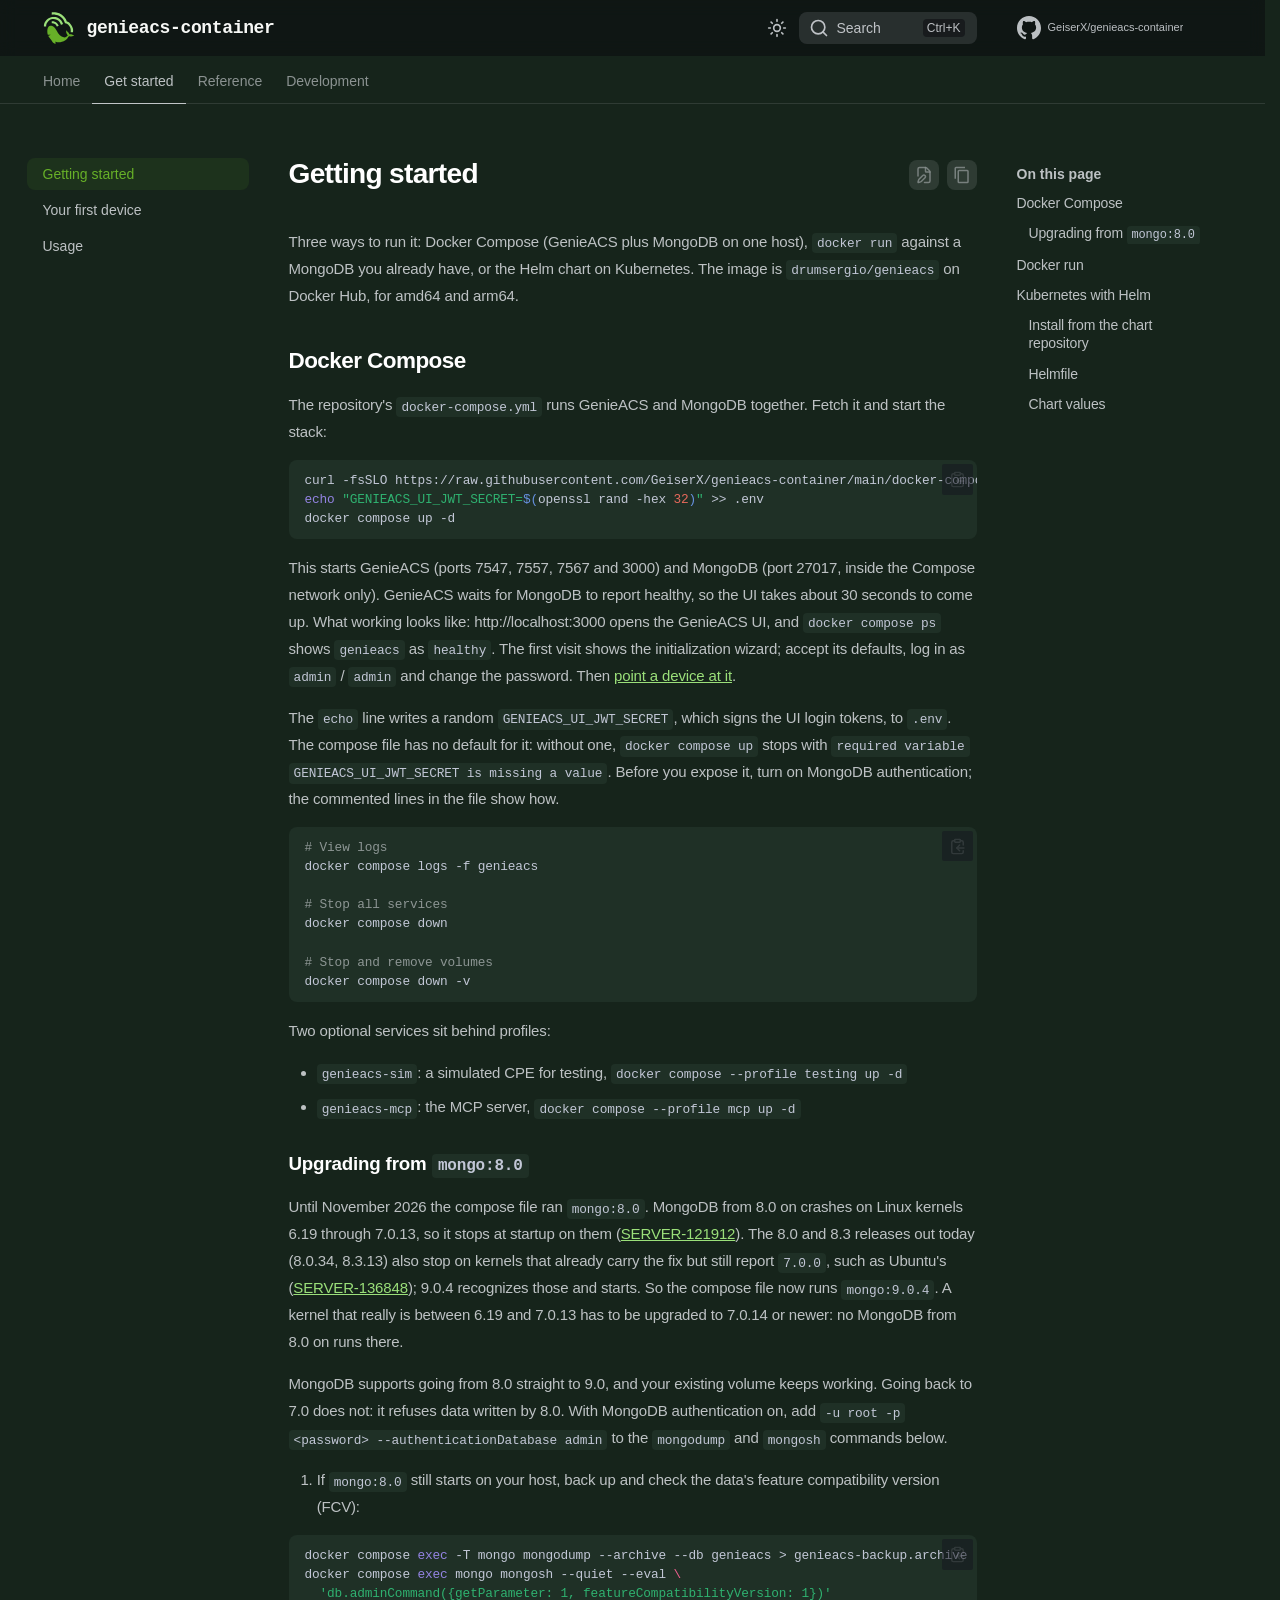
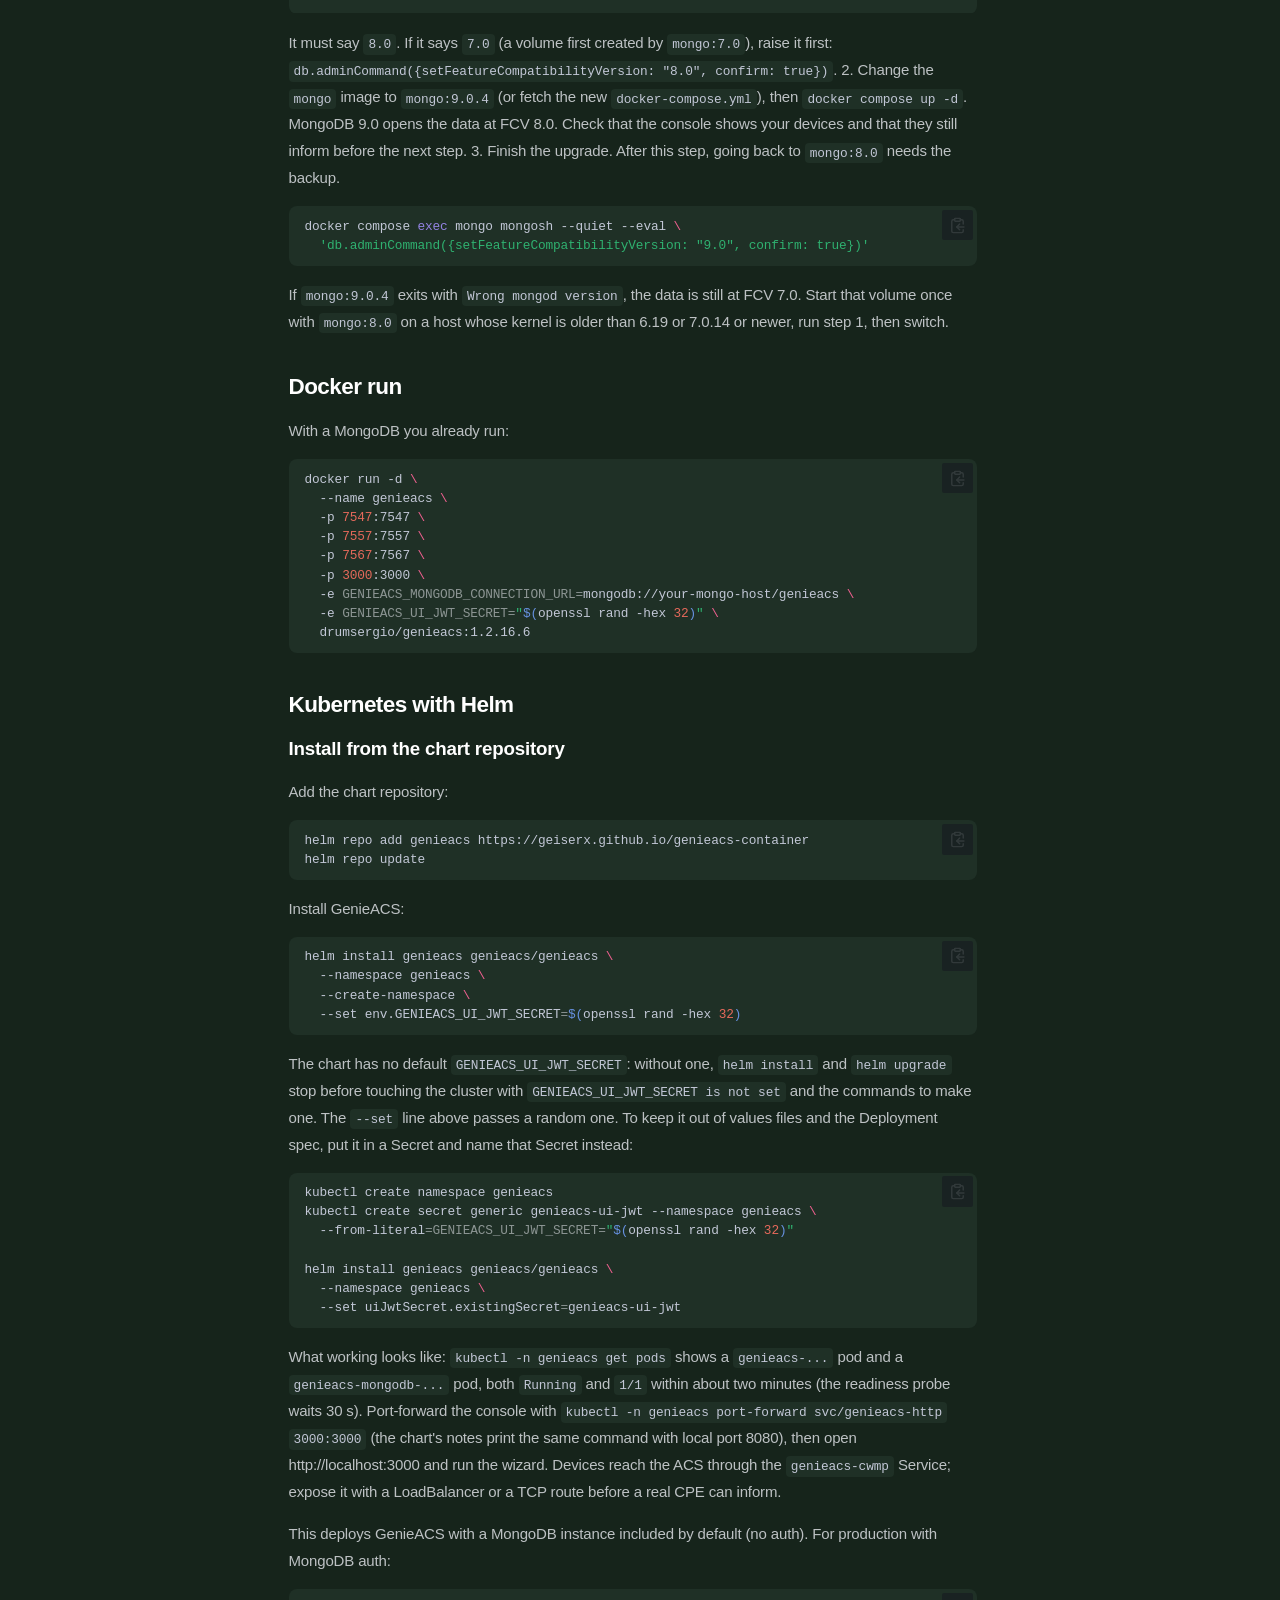
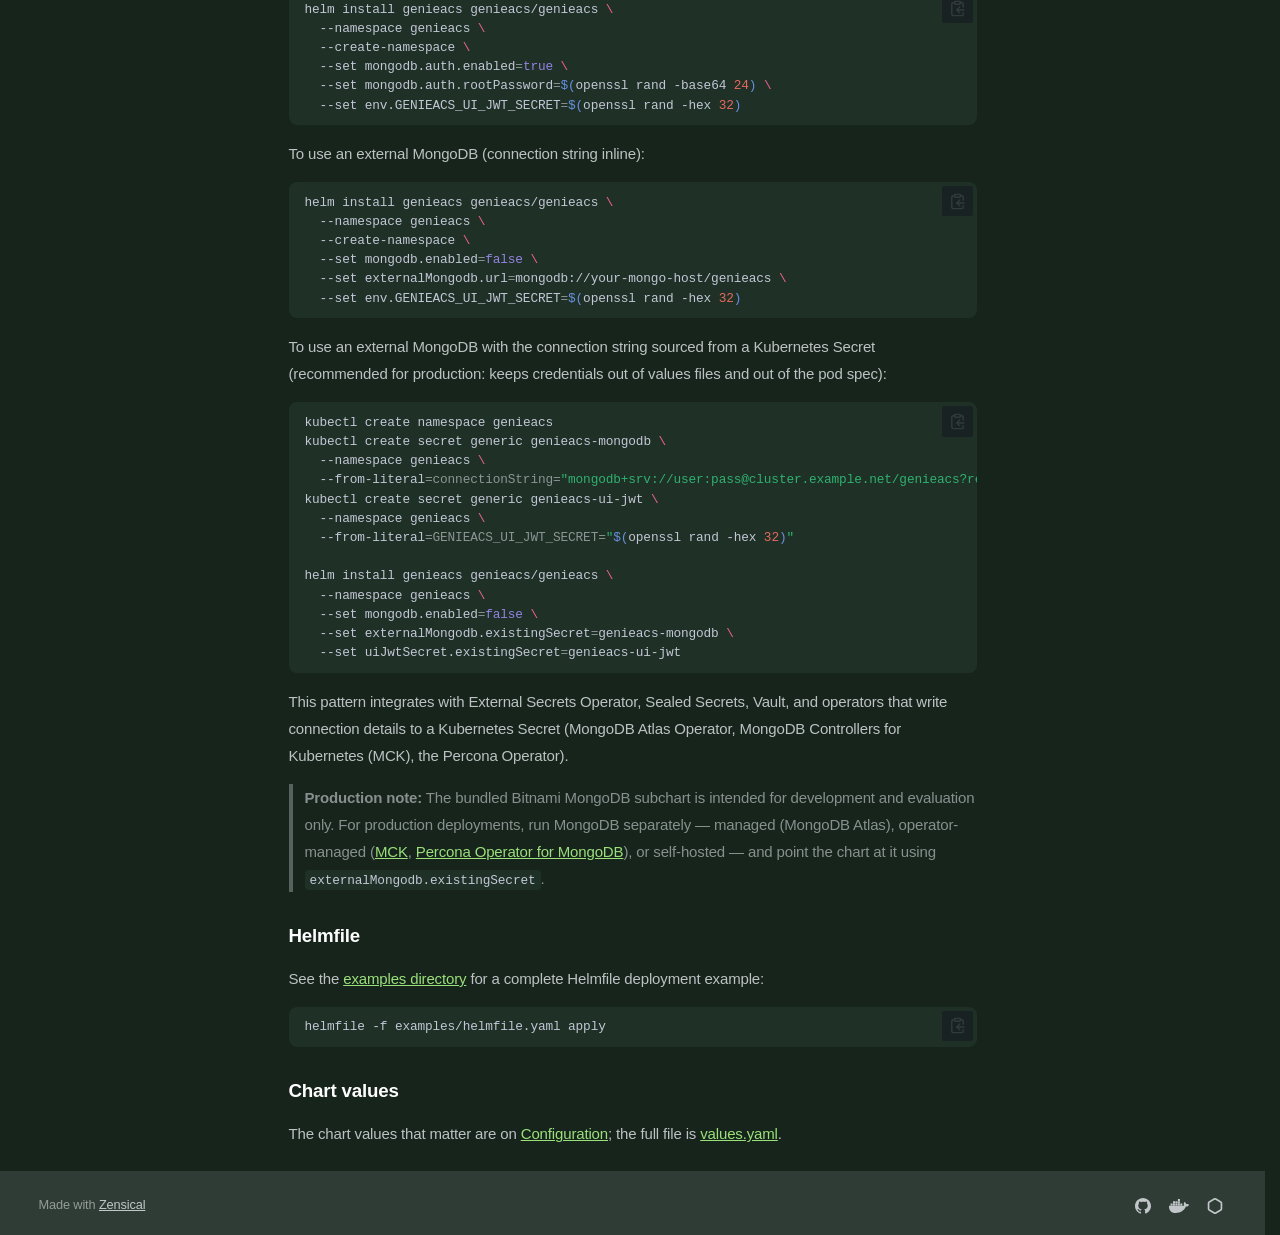
<file: getting-started/index.html>
<!doctype html>
<html lang="en" class="no-js">
  <head>
    
      <meta charset="utf-8">
      <meta name="viewport" content="width=device-width,initial-scale=1">
      
        <meta name="description" content="Docker image and Helm chart for GenieACS, the open-source TR-069 ACS. GenieACS and MongoDB on Docker Compose or Kubernetes.">
      
      
      
        <link rel="canonical" href="https://geiserx.github.io/genieacs-container/getting-started/">
      
      
      
        <link rel="describedby" href="../llms.txt">
        
          <link rel="alternate" type="text/markdown" href="./index.md">
        
      
      
        <link rel="prev" href="./..">
      
      
        <link rel="next" href="../first-device/">
      
      
        
      
      
      <link rel="icon" href="../images/icon.svg">
      <meta name="generator" content="zensical-0.1.3">
    
    
      
        <title>Getting started - genieacs-container</title>
      
    
    
      
        
      
      <link rel="stylesheet" href="../assets/stylesheets/modern/main.e2cf241e.min.css">
      
        
          
        
        <link rel="stylesheet" href="../assets/stylesheets/modern/palette.b60ce83d.min.css">
      
      
      


    
    
      
    
    
      
    
    
      <link rel="stylesheet" href="../stylesheets/theme.css">
    
    <script>__md_scope=new URL("..",location),__md_scope.pathname.endsWith("/")||(__md_scope=new URL(__md_scope.pathname+"/",location)),__md_hash=e=>[...e].reduce(((e,t)=>(e<<5)-e+t.charCodeAt(0)),0),__md_get=(e,t=localStorage,_=__md_scope)=>JSON.parse(t.getItem(_.pathname+"."+e)),__md_set=(e,t,_=localStorage,a=__md_scope)=>{try{_.setItem(a.pathname+"."+e,JSON.stringify(t))}catch(e){}},document.documentElement.setAttribute("data-platform",navigator.platform)</script>
    
      

    
    
  </head>
  
  
    
    
      
    
    
    
    
    <body dir="ltr" data-md-color-scheme="slate" data-md-color-primary="custom" data-md-color-accent="custom">
  
    
    <input class="md-toggle" data-md-toggle="drawer" type="checkbox" id="__drawer" autocomplete="off">
    <input class="md-toggle" data-md-toggle="search" type="checkbox" id="__search" autocomplete="off">
    <label class="md-overlay" for="__drawer" aria-hidden="true"></label>
    <div data-md-component="skip">
      <a href="#__skip" class="md-skip">
        Skip to content
      </a>
    </div>
    <div data-md-component="announce">
      
    </div>
    
    
      

<header class="md-header" data-md-component="header">
  <nav class="md-header__inner md-grid" aria-label="Header">
    <a href="./.." title="genieacs-container" class="md-header__button md-logo" aria-label="genieacs-container" data-md-component="logo">
      
  <img src="../images/logo.svg" alt="genieacs-container">

    </a>
    <label class="md-header__button md-icon" for="__drawer">
      
      <svg xmlns="http://www.w3.org/2000/svg" fill="none" stroke="currentColor" stroke-linecap="round" stroke-linejoin="round" stroke-width="2" class="lucide lucide-menu" viewBox="0 0 24 24"><path d="M4 5h16M4 12h16M4 19h16"/></svg>
      <span class="md-visually-hidden">Navigation</span>
    </label>
    <div class="md-header__title" data-md-component="header-title">
      <div class="md-header__ellipsis">
        <div class="md-header__topic">
          <span class="md-ellipsis">
            genieacs-container
          </span>
        </div>
        <div class="md-header__topic" data-md-component="header-topic">
          <span class="md-ellipsis">
            
              Getting started
            
          </span>
        </div>
      </div>
    </div>
    
      
        <form class="md-header__option" data-md-component="palette">
  
    
    
    
    <input class="md-option" data-md-color-media="none" data-md-color-scheme="slate" data-md-color-primary="custom" data-md-color-accent="custom"  aria-label="Switch to light mode"  type="radio" name="__palette" id="__palette_0">
    
      <label class="md-header__button md-icon" title="Switch to light mode" for="__palette_1" hidden>
        <svg xmlns="http://www.w3.org/2000/svg" fill="none" stroke="currentColor" stroke-linecap="round" stroke-linejoin="round" stroke-width="2" class="lucide lucide-sun" viewBox="0 0 24 24"><circle cx="12" cy="12" r="4"/><path d="M12 2v2M12 20v2M4.93 4.93l1.41 1.41M17.66 17.66l1.41 1.41M2 12h2M20 12h2M6.34 17.66l-1.41 1.41M19.07 4.93l-1.41 1.41"/></svg>
      </label>
    
  
    
    
    
    <input class="md-option" data-md-color-media="none" data-md-color-scheme="default" data-md-color-primary="custom" data-md-color-accent="custom"  aria-label="Switch to dark mode"  type="radio" name="__palette" id="__palette_1">
    
      <label class="md-header__button md-icon" title="Switch to dark mode" for="__palette_0" hidden>
        <svg xmlns="http://www.w3.org/2000/svg" fill="none" stroke="currentColor" stroke-linecap="round" stroke-linejoin="round" stroke-width="2" class="lucide lucide-moon" viewBox="0 0 24 24"><path d="M20.985 12.486a9 9 0 1 1-9.473-9.472c.405-.022.617.46.402.803a6 6 0 0 0 8.268 8.268c.344-.215.825-.004.803.401"/></svg>
      </label>
    
  
</form>
      
    
    
      <script>var palette=__md_get("__palette");if(palette&&palette.color){if("(prefers-color-scheme)"===palette.color.media){var media=matchMedia("(prefers-color-scheme: light)"),input=document.querySelector(media.matches?"[data-md-color-media='(prefers-color-scheme: light)']":"[data-md-color-media='(prefers-color-scheme: dark)']");palette.color.media=input.getAttribute("data-md-color-media"),palette.color.scheme=input.getAttribute("data-md-color-scheme"),palette.color.primary=input.getAttribute("data-md-color-primary"),palette.color.accent=input.getAttribute("data-md-color-accent")}for(var[key,value]of Object.entries(palette.color))document.body.setAttribute("data-md-color-"+key,value)}</script>
    
    
    
      
      
        <label class="md-header__button md-icon" for="__search">
          
          <svg xmlns="http://www.w3.org/2000/svg" fill="none" stroke="currentColor" stroke-linecap="round" stroke-linejoin="round" stroke-width="2" class="lucide lucide-search" viewBox="0 0 24 24"><path d="m21 21-4.34-4.34"/><circle cx="11" cy="11" r="8"/></svg>
          <span class="md-visually-hidden">Search</span>
        </label>
        <div class="md-search" data-md-component="search" role="dialog" aria-label="Search">
  <button type="button" class="md-search__button">
    Search
  </button>
</div>
      
    
    <div class="md-header__source">
      
        <a href="https://github.com/GeiserX/genieacs-container" title="Go to repository" class="md-source" data-md-component="source">
  <div class="md-source__icon md-icon">
    
    <svg xmlns="http://www.w3.org/2000/svg" viewBox="0 0 512 512"><!--! Font Awesome Free 7.3.1 by @fontawesome - https://fontawesome.com License - https://fontawesome.com/license/free (Icons: CC BY 4.0, Fonts: SIL OFL 1.1, Code: MIT License) Copyright 2026 Fonticons, Inc.--><path fill="currentColor" d="M216.5 362.5c-66-8-112.5-55.5-112.5-117 0-25 9-52 24-70-6.5-16.5-5.5-51.5 2-66 20-2.5 47 8 63 22.5 19-6 39-9 63.5-9s44.5 3 62.5 8.5c15.5-14 43-24.5 63-22 7 13.5 8 48.5 1.5 65.5 16 19 24.5 44.5 24.5 70.5 0 61.5-46.5 108-113.5 116.5 17 11 28.5 35 28.5 62.5v52c0 15 12.5 23.5 27.5 17.5C441 459.5 512 369 512 257 512 115.5 397 0 255.5 0S0 115.5 0 257c0 111 70.5 203 165.5 237.5 13.5 5 26.5-4 26.5-17.5v-40c-7 3-16 5-24 5-33 0-52.5-18-66.5-51.5-5.5-13.5-11.5-21.5-23-23-6-.5-8-3-8-6 0-6 10-10.5 20-10.5 14.5 0 27 9 40 27.5 10 14.5 20.5 21 33 21s20.5-4.5 32-16c8.5-8.5 15-16 21-21"/></svg>
  </div>
  <div class="md-source__repository">
    GeiserX/genieacs-container
  </div>
</a>
      
    </div>
  </nav>
  
</header>
    
    <div class="md-container" data-md-component="container">
      
      
        
          
            
<nav class="md-tabs" aria-label="Tabs" data-md-component="tabs">
  <div class="md-grid">
    <ul class="md-tabs__list">
      
        
  
  
  
  
    <li class="md-tabs__item">
      <a href="./.." class="md-tabs__link">
        
  
  Home

      </a>
    </li>
  

      
        
  
  
  
    
  
  
    
      
    
    
    
      <li class="md-tabs__item md-tabs__item--active">
        <a href="././" class="md-tabs__link">
          
  
  Get started

        </a>
      </li>
    
  

      
        
  
  
  
  
    
      
    
    
    
      <li class="md-tabs__item">
        <a href="../configuration/" class="md-tabs__link">
          
  
  Reference

        </a>
      </li>
    
  

      
        
  
  
  
  
    <li class="md-tabs__item">
      <a href="../development/" class="md-tabs__link">
        
  
  Development

      </a>
    </li>
  

      
    </ul>
  </div>
</nav>
          
        
      
      <main class="md-main" data-md-component="main">
        <div class="md-main__inner md-grid">
          
            
              
              <div class="md-sidebar md-sidebar--primary" data-md-component="sidebar" data-md-type="navigation" >
                <div class="md-sidebar__scrollwrap">
                  <div class="md-sidebar__inner">
                    


  


<nav class="md-nav md-nav--primary md-nav--lifted" aria-label="Navigation" data-md-level="0">
  <label class="md-nav__title" for="__drawer">
    <a href="./.." title="genieacs-container" class="md-nav__button md-logo" aria-label="genieacs-container" data-md-component="logo">
      
  <img src="../images/logo.svg" alt="genieacs-container">

    </a>
    genieacs-container
  </label>
  
    <div class="md-nav__source">
      <a href="https://github.com/GeiserX/genieacs-container" title="Go to repository" class="md-source" data-md-component="source">
  <div class="md-source__icon md-icon">
    
    <svg xmlns="http://www.w3.org/2000/svg" viewBox="0 0 512 512"><!--! Font Awesome Free 7.3.1 by @fontawesome - https://fontawesome.com License - https://fontawesome.com/license/free (Icons: CC BY 4.0, Fonts: SIL OFL 1.1, Code: MIT License) Copyright 2026 Fonticons, Inc.--><path fill="currentColor" d="M216.5 362.5c-66-8-112.5-55.5-112.5-117 0-25 9-52 24-70-6.5-16.5-5.5-51.5 2-66 20-2.5 47 8 63 22.5 19-6 39-9 63.5-9s44.5 3 62.5 8.5c15.5-14 43-24.5 63-22 7 13.5 8 48.5 1.5 65.5 16 19 24.5 44.5 24.5 70.5 0 61.5-46.5 108-113.5 116.5 17 11 28.5 35 28.5 62.5v52c0 15 12.5 23.5 27.5 17.5C441 459.5 512 369 512 257 512 115.5 397 0 255.5 0S0 115.5 0 257c0 111 70.5 203 165.5 237.5 13.5 5 26.5-4 26.5-17.5v-40c-7 3-16 5-24 5-33 0-52.5-18-66.5-51.5-5.5-13.5-11.5-21.5-23-23-6-.5-8-3-8-6 0-6 10-10.5 20-10.5 14.5 0 27 9 40 27.5 10 14.5 20.5 21 33 21s20.5-4.5 32-16c8.5-8.5 15-16 21-21"/></svg>
  </div>
  <div class="md-source__repository">
    GeiserX/genieacs-container
  </div>
</a>
    </div>
  
  <ul class="md-nav__list" data-md-scrollfix>
    
      
      
  
  
  
  
    <li class="md-nav__item">
      <a href="./.." class="md-nav__link">
        
  
  
  <span class="md-ellipsis">
    
  
  Home

    
  </span>
  
  

      </a>
    </li>
  

    
      
      
  
  
    
  
  
  
    
    
    
    
      
        
        
      
      
        
      
    
    
    <li class="md-nav__item md-nav__item--active md-nav__item--section md-nav__item--nested">
      
        
        
        <input class="md-nav__toggle md-toggle " type="checkbox" id="__nav_2" checked>
        
          
          <label class="md-nav__link" for="__nav_2" id="__nav_2_label" tabindex="">
            
  
  
  <span class="md-ellipsis">
    
  
  Get started

    
  </span>
  
  

            <span class="md-nav__icon md-icon"></span>
          </label>
        
        
          <nav class="md-nav" data-md-level="1" aria-labelledby="__nav_2_label" aria-expanded="true">
            <label class="md-nav__title" for="__nav_2">
              <span class="md-nav__icon md-icon"></span>
              
  
  Get started

            </label>
            <ul class="md-nav__list" data-md-scrollfix>
              
                
                  
  
  
    
  
  
  
    <li class="md-nav__item md-nav__item--active">
      
      
      
      
        
      
      
        <label class="md-nav__link md-nav__link--active" for="__toc">
          
  
  
  <span class="md-ellipsis">
    
  
  Getting started

    
  </span>
  
  

          <span class="md-nav__icon md-icon"></span>
        </label>
      
      <a href="././" class="md-nav__link md-nav__link--active">
        
  
  
  <span class="md-ellipsis">
    
  
  Getting started

    
  </span>
  
  

      </a>
      
        


<nav class="md-nav md-nav--secondary" aria-label="On this page">
  
  
  
    
  
  
    <label class="md-nav__title" for="__toc">
      <span class="md-nav__icon md-icon"></span>
      On this page
    </label>
    <ul class="md-nav__list" data-md-component="toc" data-md-scrollfix>
      
        <li class="md-nav__item">
  <a href="#docker-compose" class="md-nav__link">
    <span class="md-ellipsis">
      <span class="md-typeset">
        Docker Compose
      </span>
    </span>
  </a>
  
    <nav class="md-nav" aria-label="Docker Compose">
      <ul class="md-nav__list">
        
          <li class="md-nav__item">
  <a href="#upgrading-from-mongo80" class="md-nav__link">
    <span class="md-ellipsis">
      <span class="md-typeset">
        Upgrading from <code>mongo:8.0</code>
      </span>
    </span>
  </a>
  
</li>
        
      </ul>
    </nav>
  
</li>
      
        <li class="md-nav__item">
  <a href="#docker-run" class="md-nav__link">
    <span class="md-ellipsis">
      <span class="md-typeset">
        Docker run
      </span>
    </span>
  </a>
  
</li>
      
        <li class="md-nav__item">
  <a href="#kubernetes-with-helm" class="md-nav__link">
    <span class="md-ellipsis">
      <span class="md-typeset">
        Kubernetes with Helm
      </span>
    </span>
  </a>
  
    <nav class="md-nav" aria-label="Kubernetes with Helm">
      <ul class="md-nav__list">
        
          <li class="md-nav__item">
  <a href="#install-from-the-chart-repository" class="md-nav__link">
    <span class="md-ellipsis">
      <span class="md-typeset">
        Install from the chart repository
      </span>
    </span>
  </a>
  
</li>
        
          <li class="md-nav__item">
  <a href="#helmfile" class="md-nav__link">
    <span class="md-ellipsis">
      <span class="md-typeset">
        Helmfile
      </span>
    </span>
  </a>
  
</li>
        
          <li class="md-nav__item">
  <a href="#chart-values" class="md-nav__link">
    <span class="md-ellipsis">
      <span class="md-typeset">
        Chart values
      </span>
    </span>
  </a>
  
</li>
        
      </ul>
    </nav>
  
</li>
      
    </ul>
  
</nav>
      
    </li>
  

                
              
                
                  
  
  
  
  
    <li class="md-nav__item">
      <a href="../first-device/" class="md-nav__link">
        
  
  
  <span class="md-ellipsis">
    
  
  Your first device

    
  </span>
  
  

      </a>
    </li>
  

                
              
                
                  
  
  
  
  
    <li class="md-nav__item">
      <a href="../usage/" class="md-nav__link">
        
  
  
  <span class="md-ellipsis">
    
  
  Usage

    
  </span>
  
  

      </a>
    </li>
  

                
              
            </ul>
          </nav>
        
      
    </li>
  

    
      
      
  
  
  
  
    
    
    
    
      
      
        
      
    
    
    <li class="md-nav__item md-nav__item--nested">
      
        
        
          
        
        <input class="md-nav__toggle md-toggle md-toggle--indeterminate" type="checkbox" id="__nav_3" >
        
          
          <label class="md-nav__link" for="__nav_3" id="__nav_3_label" tabindex="0">
            
  
  
  <span class="md-ellipsis">
    
  
  Reference

    
  </span>
  
  

            <span class="md-nav__icon md-icon"></span>
          </label>
        
        
          <nav class="md-nav" data-md-level="1" aria-labelledby="__nav_3_label" aria-expanded="false">
            <label class="md-nav__title" for="__nav_3">
              <span class="md-nav__icon md-icon"></span>
              
  
  Reference

            </label>
            <ul class="md-nav__list" data-md-scrollfix>
              
                
                  
  
  
  
  
    <li class="md-nav__item">
      <a href="../configuration/" class="md-nav__link">
        
  
  
  <span class="md-ellipsis">
    
  
  Configuration

    
  </span>
  
  

      </a>
    </li>
  

                
              
                
                  
  
  
  
  
    <li class="md-nav__item">
      <a href="../how-it-works/" class="md-nav__link">
        
  
  
  <span class="md-ellipsis">
    
  
  How it works

    
  </span>
  
  

      </a>
    </li>
  

                
              
                
                  
  
  
  
  
    <li class="md-nav__item">
      <a href="../troubleshooting/" class="md-nav__link">
        
  
  
  <span class="md-ellipsis">
    
  
  Troubleshooting

    
  </span>
  
  

      </a>
    </li>
  

                
              
                
                  
  
  
  
  
    <li class="md-nav__item">
      <a href="../related/" class="md-nav__link">
        
  
  
  <span class="md-ellipsis">
    
  
  Related projects

    
  </span>
  
  

      </a>
    </li>
  

                
              
            </ul>
          </nav>
        
      
    </li>
  

    
      
      
  
  
  
  
    <li class="md-nav__item">
      <a href="../development/" class="md-nav__link">
        
  
  
  <span class="md-ellipsis">
    
  
  Development

    
  </span>
  
  

      </a>
    </li>
  

    
  </ul>
</nav>
                  </div>
                </div>
              </div>
            
            
              
              <div class="md-sidebar md-sidebar--secondary" data-md-component="sidebar" data-md-type="toc" >
                <div class="md-sidebar__scrollwrap">
                  
                    
                    
                    
                      
                    
                    
                      <input class="md-nav__toggle md-toggle" type="checkbox" id="__toc">
                      <div class="md-sidebar-button__wrapper">
                        <label class="md-sidebar-button" for="__toc"></label>
                      </div>
                    
                  
                  <div class="md-sidebar__inner">
                    


<nav class="md-nav md-nav--secondary" aria-label="On this page">
  
  
  
    
  
  
    <label class="md-nav__title" for="__toc">
      <span class="md-nav__icon md-icon"></span>
      On this page
    </label>
    <ul class="md-nav__list" data-md-component="toc" data-md-scrollfix>
      
        <li class="md-nav__item">
  <a href="#docker-compose" class="md-nav__link">
    <span class="md-ellipsis">
      <span class="md-typeset">
        Docker Compose
      </span>
    </span>
  </a>
  
    <nav class="md-nav" aria-label="Docker Compose">
      <ul class="md-nav__list">
        
          <li class="md-nav__item">
  <a href="#upgrading-from-mongo80" class="md-nav__link">
    <span class="md-ellipsis">
      <span class="md-typeset">
        Upgrading from <code>mongo:8.0</code>
      </span>
    </span>
  </a>
  
</li>
        
      </ul>
    </nav>
  
</li>
      
        <li class="md-nav__item">
  <a href="#docker-run" class="md-nav__link">
    <span class="md-ellipsis">
      <span class="md-typeset">
        Docker run
      </span>
    </span>
  </a>
  
</li>
      
        <li class="md-nav__item">
  <a href="#kubernetes-with-helm" class="md-nav__link">
    <span class="md-ellipsis">
      <span class="md-typeset">
        Kubernetes with Helm
      </span>
    </span>
  </a>
  
    <nav class="md-nav" aria-label="Kubernetes with Helm">
      <ul class="md-nav__list">
        
          <li class="md-nav__item">
  <a href="#install-from-the-chart-repository" class="md-nav__link">
    <span class="md-ellipsis">
      <span class="md-typeset">
        Install from the chart repository
      </span>
    </span>
  </a>
  
</li>
        
          <li class="md-nav__item">
  <a href="#helmfile" class="md-nav__link">
    <span class="md-ellipsis">
      <span class="md-typeset">
        Helmfile
      </span>
    </span>
  </a>
  
</li>
        
          <li class="md-nav__item">
  <a href="#chart-values" class="md-nav__link">
    <span class="md-ellipsis">
      <span class="md-typeset">
        Chart values
      </span>
    </span>
  </a>
  
</li>
        
      </ul>
    </nav>
  
</li>
      
    </ul>
  
</nav>
                  </div>
                </div>
              </div>
            
          
          
            <div class="md-content" data-md-component="content">
              
              <article class="md-content__inner md-typeset">
                <a id="__skip" tabindex="-1"></a>
                
                  
  <button type="button" title="Copy as Markdown" aria-label="Copy as Markdown" class="md-content__button md-icon" data-md-copy-url="./index.md">
    
    <svg xmlns="http://www.w3.org/2000/svg" viewBox="0 0 24 24"><path d="M19 21H8V7h11m0-2H8a2 2 0 0 0-2 2v14a2 2 0 0 0 2 2h11a2 2 0 0 0 2-2V7a2 2 0 0 0-2-2m-3-4H4a2 2 0 0 0-2 2v14h2V3h12z"/></svg>
  </button>


  
    <a href="https://github.com/GeiserX/genieacs-container/edit/main/docs/getting-started.md" title="Edit this page" class="md-content__button md-icon" rel="edit">
      
      <svg xmlns="http://www.w3.org/2000/svg" fill="none" stroke="currentColor" stroke-linecap="round" stroke-linejoin="round" stroke-width="2" class="lucide lucide-file-pen" viewBox="0 0 24 24"><path d="M12.659 22H18a2 2 0 0 0 2-2V8a2.4 2.4 0 0 0-.706-1.706l-3.588-3.588A2.4 2.4 0 0 0 14 2H6a2 2 0 0 0-2 2v9.34"/><path d="M14 2v5a1 1 0 0 0 1 1h5M10.378 12.622a1 1 0 0 1 3 3.003L8.36 20.637a2 2 0 0 1-.854.506l-2.867.837a.5.5 0 0 1-.62-.62l.836-2.869a2 2 0 0 1 .506-.853z"/></svg>
    </a>
  
  


<h1 id="getting-started">Getting started<a class="headerlink" href="#getting-started" title="Permanent link">&para;</a></h1>
<p>Three ways to run it: Docker Compose (GenieACS plus MongoDB on one host), <code>docker run</code> against a MongoDB
you already have, or the Helm chart on Kubernetes. The image is <code>drumsergio/genieacs</code> on Docker Hub, for
amd64 and arm64.</p>
<h2 id="docker-compose">Docker Compose<a class="headerlink" href="#docker-compose" title="Permanent link">&para;</a></h2>
<p>The repository's <code>docker-compose.yml</code> runs GenieACS and MongoDB together. Fetch it and start the stack:</p>
<div class="highlight"><pre><span></span><code><a id="__codelineno-0-1" name="__codelineno-0-1" href="#__codelineno-0-1"></a>curl<span class="w"> </span>-fsSLO<span class="w"> </span>https://raw.githubusercontent.com/GeiserX/genieacs-container/main/docker-compose.yml
<a id="__codelineno-0-2" name="__codelineno-0-2" href="#__codelineno-0-2"></a><span class="nb">echo</span><span class="w"> </span><span class="s2">"GENIEACS_UI_JWT_SECRET=</span><span class="k">$(</span>openssl<span class="w"> </span>rand<span class="w"> </span>-hex<span class="w"> </span><span class="m">32</span><span class="k">)</span><span class="s2">"</span><span class="w"> </span>&gt;&gt;<span class="w"> </span>.env
<a id="__codelineno-0-3" name="__codelineno-0-3" href="#__codelineno-0-3"></a>docker<span class="w"> </span>compose<span class="w"> </span>up<span class="w"> </span>-d
</code></pre></div>
<p>This starts GenieACS (ports 7547, 7557, 7567 and 3000) and MongoDB (port 27017, inside the Compose network
only). GenieACS waits for MongoDB to report healthy, so the UI takes about 30 seconds to come up. What
working looks like: http://localhost:3000 opens the GenieACS UI, and <code>docker compose ps</code> shows <code>genieacs</code>
as <code>healthy</code>. The first visit shows the initialization wizard; accept its defaults, log in as <code>admin</code> / <code>admin</code>
and change the password. Then <a href="../first-device/">point a device at it</a>.</p>
<p>The <code>echo</code> line writes a random <code>GENIEACS_UI_JWT_SECRET</code>, which signs the UI login tokens, to <code>.env</code>.
The compose file has no default for it: without one, <code>docker compose up</code> stops with
<code>required variable GENIEACS_UI_JWT_SECRET is missing a value</code>. Before you expose it, turn on MongoDB
authentication; the commented lines in the file show how.</p>
<div class="highlight"><pre><span></span><code><a id="__codelineno-1-1" name="__codelineno-1-1" href="#__codelineno-1-1"></a><span class="c1"># View logs</span>
<a id="__codelineno-1-2" name="__codelineno-1-2" href="#__codelineno-1-2"></a>docker<span class="w"> </span>compose<span class="w"> </span>logs<span class="w"> </span>-f<span class="w"> </span>genieacs
<a id="__codelineno-1-3" name="__codelineno-1-3" href="#__codelineno-1-3"></a>
<a id="__codelineno-1-4" name="__codelineno-1-4" href="#__codelineno-1-4"></a><span class="c1"># Stop all services</span>
<a id="__codelineno-1-5" name="__codelineno-1-5" href="#__codelineno-1-5"></a>docker<span class="w"> </span>compose<span class="w"> </span>down
<a id="__codelineno-1-6" name="__codelineno-1-6" href="#__codelineno-1-6"></a>
<a id="__codelineno-1-7" name="__codelineno-1-7" href="#__codelineno-1-7"></a><span class="c1"># Stop and remove volumes</span>
<a id="__codelineno-1-8" name="__codelineno-1-8" href="#__codelineno-1-8"></a>docker<span class="w"> </span>compose<span class="w"> </span>down<span class="w"> </span>-v
</code></pre></div>
<p>Two optional services sit behind profiles:</p>
<ul>
<li><code>genieacs-sim</code>: a simulated CPE for testing, <code>docker compose --profile testing up -d</code></li>
<li><code>genieacs-mcp</code>: the MCP server, <code>docker compose --profile mcp up -d</code></li>
</ul>
<h3 id="upgrading-from-mongo80">Upgrading from <code>mongo:8.0</code><a class="headerlink" href="#upgrading-from-mongo80" title="Permanent link">&para;</a></h3>
<p>Until November 2026 the compose file ran <code>mongo:8.0</code>. MongoDB from 8.0 on crashes on Linux kernels 6.19
through 7.0.13, so it stops at startup on them
(<a href="https://jira.mongodb.org/browse/SERVER-121912">SERVER-121912</a>). The 8.0 and 8.3 releases out today
(8.0.34, 8.3.13) also stop on kernels that already carry the fix but still report <code>7.0.0</code>, such as Ubuntu's
(<a href="https://jira.mongodb.org/browse/SERVER-136848">SERVER-136848</a>); 9.0.4 recognizes those and starts.
So the compose file now runs <code>mongo:9.0.4</code>. A kernel that really is between 6.19 and 7.0.13 has to be
upgraded to 7.0.14 or newer: no MongoDB from 8.0 on runs there.</p>
<p>MongoDB supports going from 8.0 straight to 9.0, and your existing volume keeps working. Going back to
7.0 does not: it refuses data written by 8.0. With MongoDB authentication on, add
<code>-u root -p &lt;password&gt; --authenticationDatabase admin</code> to the <code>mongodump</code> and <code>mongosh</code> commands below.</p>
<ol>
<li>If <code>mongo:8.0</code> still starts on your host, back up and check the data's feature compatibility version
   (FCV):</li>
</ol>
<div class="highlight"><pre><span></span><code><a id="__codelineno-2-1" name="__codelineno-2-1" href="#__codelineno-2-1"></a>docker<span class="w"> </span>compose<span class="w"> </span><span class="nb">exec</span><span class="w"> </span>-T<span class="w"> </span>mongo<span class="w"> </span>mongodump<span class="w"> </span>--archive<span class="w"> </span>--db<span class="w"> </span>genieacs<span class="w"> </span>&gt;<span class="w"> </span>genieacs-backup.archive
<a id="__codelineno-2-2" name="__codelineno-2-2" href="#__codelineno-2-2"></a>docker<span class="w"> </span>compose<span class="w"> </span><span class="nb">exec</span><span class="w"> </span>mongo<span class="w"> </span>mongosh<span class="w"> </span>--quiet<span class="w"> </span>--eval<span class="w"> </span><span class="se">\</span>
<a id="__codelineno-2-3" name="__codelineno-2-3" href="#__codelineno-2-3"></a><span class="w">  </span><span class="s1">'db.adminCommand({getParameter: 1, featureCompatibilityVersion: 1})'</span>
</code></pre></div>
<p>It must say <code>8.0</code>. If it says <code>7.0</code> (a volume first created by <code>mongo:7.0</code>), raise it first:
   <code>db.adminCommand({setFeatureCompatibilityVersion: "8.0", confirm: true})</code>.
2. Change the <code>mongo</code> image to <code>mongo:9.0.4</code> (or fetch the new <code>docker-compose.yml</code>), then
   <code>docker compose up -d</code>. MongoDB 9.0 opens the data at FCV 8.0. Check that the console shows your
   devices and that they still inform before the next step.
3. Finish the upgrade. After this step, going back to <code>mongo:8.0</code> needs the backup.</p>
<div class="highlight"><pre><span></span><code><a id="__codelineno-3-1" name="__codelineno-3-1" href="#__codelineno-3-1"></a>docker<span class="w"> </span>compose<span class="w"> </span><span class="nb">exec</span><span class="w"> </span>mongo<span class="w"> </span>mongosh<span class="w"> </span>--quiet<span class="w"> </span>--eval<span class="w"> </span><span class="se">\</span>
<a id="__codelineno-3-2" name="__codelineno-3-2" href="#__codelineno-3-2"></a><span class="w">  </span><span class="s1">'db.adminCommand({setFeatureCompatibilityVersion: "9.0", confirm: true})'</span>
</code></pre></div>
<p>If <code>mongo:9.0.4</code> exits with <code>Wrong mongod version</code>, the data is still at FCV 7.0. Start that volume once
with <code>mongo:8.0</code> on a host whose kernel is older than 6.19 or 7.0.14 or newer, run step 1, then switch.</p>
<h2 id="docker-run">Docker run<a class="headerlink" href="#docker-run" title="Permanent link">&para;</a></h2>
<p>With a MongoDB you already run:</p>
<div class="highlight"><pre><span></span><code><a id="__codelineno-4-1" name="__codelineno-4-1" href="#__codelineno-4-1"></a>docker<span class="w"> </span>run<span class="w"> </span>-d<span class="w"> </span><span class="se">\</span>
<a id="__codelineno-4-2" name="__codelineno-4-2" href="#__codelineno-4-2"></a><span class="w">  </span>--name<span class="w"> </span>genieacs<span class="w"> </span><span class="se">\</span>
<a id="__codelineno-4-3" name="__codelineno-4-3" href="#__codelineno-4-3"></a><span class="w">  </span>-p<span class="w"> </span><span class="m">7547</span>:7547<span class="w"> </span><span class="se">\</span>
<a id="__codelineno-4-4" name="__codelineno-4-4" href="#__codelineno-4-4"></a><span class="w">  </span>-p<span class="w"> </span><span class="m">7557</span>:7557<span class="w"> </span><span class="se">\</span>
<a id="__codelineno-4-5" name="__codelineno-4-5" href="#__codelineno-4-5"></a><span class="w">  </span>-p<span class="w"> </span><span class="m">7567</span>:7567<span class="w"> </span><span class="se">\</span>
<a id="__codelineno-4-6" name="__codelineno-4-6" href="#__codelineno-4-6"></a><span class="w">  </span>-p<span class="w"> </span><span class="m">3000</span>:3000<span class="w"> </span><span class="se">\</span>
<a id="__codelineno-4-7" name="__codelineno-4-7" href="#__codelineno-4-7"></a><span class="w">  </span>-e<span class="w"> </span><span class="nv">GENIEACS_MONGODB_CONNECTION_URL</span><span class="o">=</span>mongodb://your-mongo-host/genieacs<span class="w"> </span><span class="se">\</span>
<a id="__codelineno-4-8" name="__codelineno-4-8" href="#__codelineno-4-8"></a><span class="w">  </span>-e<span class="w"> </span><span class="nv">GENIEACS_UI_JWT_SECRET</span><span class="o">=</span><span class="s2">"</span><span class="k">$(</span>openssl<span class="w"> </span>rand<span class="w"> </span>-hex<span class="w"> </span><span class="m">32</span><span class="k">)</span><span class="s2">"</span><span class="w"> </span><span class="se">\</span>
<a id="__codelineno-4-9" name="__codelineno-4-9" href="#__codelineno-4-9"></a><span class="w">  </span>drumsergio/genieacs:1.2.16.6
</code></pre></div>
<h2 id="kubernetes-with-helm">Kubernetes with Helm<a class="headerlink" href="#kubernetes-with-helm" title="Permanent link">&para;</a></h2>
<h3 id="install-from-the-chart-repository">Install from the chart repository<a class="headerlink" href="#install-from-the-chart-repository" title="Permanent link">&para;</a></h3>
<p>Add the chart repository:</p>
<div class="highlight"><pre><span></span><code><a id="__codelineno-5-1" name="__codelineno-5-1" href="#__codelineno-5-1"></a>helm<span class="w"> </span>repo<span class="w"> </span>add<span class="w"> </span>genieacs<span class="w"> </span>https://geiserx.github.io/genieacs-container
<a id="__codelineno-5-2" name="__codelineno-5-2" href="#__codelineno-5-2"></a>helm<span class="w"> </span>repo<span class="w"> </span>update
</code></pre></div>
<p>Install GenieACS:</p>
<div class="highlight"><pre><span></span><code><a id="__codelineno-6-1" name="__codelineno-6-1" href="#__codelineno-6-1"></a>helm<span class="w"> </span>install<span class="w"> </span>genieacs<span class="w"> </span>genieacs/genieacs<span class="w"> </span><span class="se">\</span>
<a id="__codelineno-6-2" name="__codelineno-6-2" href="#__codelineno-6-2"></a><span class="w">  </span>--namespace<span class="w"> </span>genieacs<span class="w"> </span><span class="se">\</span>
<a id="__codelineno-6-3" name="__codelineno-6-3" href="#__codelineno-6-3"></a><span class="w">  </span>--create-namespace<span class="w"> </span><span class="se">\</span>
<a id="__codelineno-6-4" name="__codelineno-6-4" href="#__codelineno-6-4"></a><span class="w">  </span>--set<span class="w"> </span>env.GENIEACS_UI_JWT_SECRET<span class="o">=</span><span class="k">$(</span>openssl<span class="w"> </span>rand<span class="w"> </span>-hex<span class="w"> </span><span class="m">32</span><span class="k">)</span>
</code></pre></div>
<p>The chart has no default <code>GENIEACS_UI_JWT_SECRET</code>: without one, <code>helm install</code> and <code>helm upgrade</code> stop
before touching the cluster with <code>GENIEACS_UI_JWT_SECRET is not set</code> and the commands to make one. The
<code>--set</code> line above passes a random one. To keep it out of values files and the Deployment spec, put it in a
Secret and name that Secret instead:</p>
<div class="highlight"><pre><span></span><code><a id="__codelineno-7-1" name="__codelineno-7-1" href="#__codelineno-7-1"></a>kubectl<span class="w"> </span>create<span class="w"> </span>namespace<span class="w"> </span>genieacs
<a id="__codelineno-7-2" name="__codelineno-7-2" href="#__codelineno-7-2"></a>kubectl<span class="w"> </span>create<span class="w"> </span>secret<span class="w"> </span>generic<span class="w"> </span>genieacs-ui-jwt<span class="w"> </span>--namespace<span class="w"> </span>genieacs<span class="w"> </span><span class="se">\</span>
<a id="__codelineno-7-3" name="__codelineno-7-3" href="#__codelineno-7-3"></a><span class="w">  </span>--from-literal<span class="o">=</span><span class="nv">GENIEACS_UI_JWT_SECRET</span><span class="o">=</span><span class="s2">"</span><span class="k">$(</span>openssl<span class="w"> </span>rand<span class="w"> </span>-hex<span class="w"> </span><span class="m">32</span><span class="k">)</span><span class="s2">"</span>
<a id="__codelineno-7-4" name="__codelineno-7-4" href="#__codelineno-7-4"></a>
<a id="__codelineno-7-5" name="__codelineno-7-5" href="#__codelineno-7-5"></a>helm<span class="w"> </span>install<span class="w"> </span>genieacs<span class="w"> </span>genieacs/genieacs<span class="w"> </span><span class="se">\</span>
<a id="__codelineno-7-6" name="__codelineno-7-6" href="#__codelineno-7-6"></a><span class="w">  </span>--namespace<span class="w"> </span>genieacs<span class="w"> </span><span class="se">\</span>
<a id="__codelineno-7-7" name="__codelineno-7-7" href="#__codelineno-7-7"></a><span class="w">  </span>--set<span class="w"> </span>uiJwtSecret.existingSecret<span class="o">=</span>genieacs-ui-jwt
</code></pre></div>
<p>What working looks like: <code>kubectl -n genieacs get pods</code> shows a <code>genieacs-...</code> pod and a
<code>genieacs-mongodb-...</code> pod, both <code>Running</code> and <code>1/1</code> within about two minutes (the readiness probe waits
30 s). Port-forward the console with <code>kubectl -n genieacs port-forward svc/genieacs-http 3000:3000</code> (the
chart's notes print the same command with local port 8080), then open http://localhost:3000 and run the
wizard. Devices reach the ACS through the <code>genieacs-cwmp</code> Service; expose it with a LoadBalancer or a TCP
route before a real CPE can inform.</p>
<p>This deploys GenieACS with a MongoDB instance included by default (no auth). For production with MongoDB auth:</p>
<div class="highlight"><pre><span></span><code><a id="__codelineno-8-1" name="__codelineno-8-1" href="#__codelineno-8-1"></a>helm<span class="w"> </span>install<span class="w"> </span>genieacs<span class="w"> </span>genieacs/genieacs<span class="w"> </span><span class="se">\</span>
<a id="__codelineno-8-2" name="__codelineno-8-2" href="#__codelineno-8-2"></a><span class="w">  </span>--namespace<span class="w"> </span>genieacs<span class="w"> </span><span class="se">\</span>
<a id="__codelineno-8-3" name="__codelineno-8-3" href="#__codelineno-8-3"></a><span class="w">  </span>--create-namespace<span class="w"> </span><span class="se">\</span>
<a id="__codelineno-8-4" name="__codelineno-8-4" href="#__codelineno-8-4"></a><span class="w">  </span>--set<span class="w"> </span>mongodb.auth.enabled<span class="o">=</span><span class="nb">true</span><span class="w"> </span><span class="se">\</span>
<a id="__codelineno-8-5" name="__codelineno-8-5" href="#__codelineno-8-5"></a><span class="w">  </span>--set<span class="w"> </span>mongodb.auth.rootPassword<span class="o">=</span><span class="k">$(</span>openssl<span class="w"> </span>rand<span class="w"> </span>-base64<span class="w"> </span><span class="m">24</span><span class="k">)</span><span class="w"> </span><span class="se">\</span>
<a id="__codelineno-8-6" name="__codelineno-8-6" href="#__codelineno-8-6"></a><span class="w">  </span>--set<span class="w"> </span>env.GENIEACS_UI_JWT_SECRET<span class="o">=</span><span class="k">$(</span>openssl<span class="w"> </span>rand<span class="w"> </span>-hex<span class="w"> </span><span class="m">32</span><span class="k">)</span>
</code></pre></div>
<p>To use an external MongoDB (connection string inline):</p>
<div class="highlight"><pre><span></span><code><a id="__codelineno-9-1" name="__codelineno-9-1" href="#__codelineno-9-1"></a>helm<span class="w"> </span>install<span class="w"> </span>genieacs<span class="w"> </span>genieacs/genieacs<span class="w"> </span><span class="se">\</span>
<a id="__codelineno-9-2" name="__codelineno-9-2" href="#__codelineno-9-2"></a><span class="w">  </span>--namespace<span class="w"> </span>genieacs<span class="w"> </span><span class="se">\</span>
<a id="__codelineno-9-3" name="__codelineno-9-3" href="#__codelineno-9-3"></a><span class="w">  </span>--create-namespace<span class="w"> </span><span class="se">\</span>
<a id="__codelineno-9-4" name="__codelineno-9-4" href="#__codelineno-9-4"></a><span class="w">  </span>--set<span class="w"> </span>mongodb.enabled<span class="o">=</span><span class="nb">false</span><span class="w"> </span><span class="se">\</span>
<a id="__codelineno-9-5" name="__codelineno-9-5" href="#__codelineno-9-5"></a><span class="w">  </span>--set<span class="w"> </span>externalMongodb.url<span class="o">=</span>mongodb://your-mongo-host/genieacs<span class="w"> </span><span class="se">\</span>
<a id="__codelineno-9-6" name="__codelineno-9-6" href="#__codelineno-9-6"></a><span class="w">  </span>--set<span class="w"> </span>env.GENIEACS_UI_JWT_SECRET<span class="o">=</span><span class="k">$(</span>openssl<span class="w"> </span>rand<span class="w"> </span>-hex<span class="w"> </span><span class="m">32</span><span class="k">)</span>
</code></pre></div>
<p>To use an external MongoDB with the connection string sourced from a
Kubernetes Secret (recommended for production: keeps credentials out
of values files and out of the pod spec):</p>
<div class="highlight"><pre><span></span><code><a id="__codelineno-10-1" name="__codelineno-10-1" href="#__codelineno-10-1"></a>kubectl<span class="w"> </span>create<span class="w"> </span>namespace<span class="w"> </span>genieacs
<a id="__codelineno-10-2" name="__codelineno-10-2" href="#__codelineno-10-2"></a>kubectl<span class="w"> </span>create<span class="w"> </span>secret<span class="w"> </span>generic<span class="w"> </span>genieacs-mongodb<span class="w"> </span><span class="se">\</span>
<a id="__codelineno-10-3" name="__codelineno-10-3" href="#__codelineno-10-3"></a><span class="w">  </span>--namespace<span class="w"> </span>genieacs<span class="w"> </span><span class="se">\</span>
<a id="__codelineno-10-4" name="__codelineno-10-4" href="#__codelineno-10-4"></a><span class="w">  </span>--from-literal<span class="o">=</span><span class="nv">connectionString</span><span class="o">=</span><span class="s2">"mongodb+srv://user:pass@cluster.example.net/genieacs?retryWrites=true"</span>
<a id="__codelineno-10-5" name="__codelineno-10-5" href="#__codelineno-10-5"></a>kubectl<span class="w"> </span>create<span class="w"> </span>secret<span class="w"> </span>generic<span class="w"> </span>genieacs-ui-jwt<span class="w"> </span><span class="se">\</span>
<a id="__codelineno-10-6" name="__codelineno-10-6" href="#__codelineno-10-6"></a><span class="w">  </span>--namespace<span class="w"> </span>genieacs<span class="w"> </span><span class="se">\</span>
<a id="__codelineno-10-7" name="__codelineno-10-7" href="#__codelineno-10-7"></a><span class="w">  </span>--from-literal<span class="o">=</span><span class="nv">GENIEACS_UI_JWT_SECRET</span><span class="o">=</span><span class="s2">"</span><span class="k">$(</span>openssl<span class="w"> </span>rand<span class="w"> </span>-hex<span class="w"> </span><span class="m">32</span><span class="k">)</span><span class="s2">"</span>
<a id="__codelineno-10-8" name="__codelineno-10-8" href="#__codelineno-10-8"></a>
<a id="__codelineno-10-9" name="__codelineno-10-9" href="#__codelineno-10-9"></a>helm<span class="w"> </span>install<span class="w"> </span>genieacs<span class="w"> </span>genieacs/genieacs<span class="w"> </span><span class="se">\</span>
<a id="__codelineno-10-10" name="__codelineno-10-10" href="#__codelineno-10-10"></a><span class="w">  </span>--namespace<span class="w"> </span>genieacs<span class="w"> </span><span class="se">\</span>
<a id="__codelineno-10-11" name="__codelineno-10-11" href="#__codelineno-10-11"></a><span class="w">  </span>--set<span class="w"> </span>mongodb.enabled<span class="o">=</span><span class="nb">false</span><span class="w"> </span><span class="se">\</span>
<a id="__codelineno-10-12" name="__codelineno-10-12" href="#__codelineno-10-12"></a><span class="w">  </span>--set<span class="w"> </span>externalMongodb.existingSecret<span class="o">=</span>genieacs-mongodb<span class="w"> </span><span class="se">\</span>
<a id="__codelineno-10-13" name="__codelineno-10-13" href="#__codelineno-10-13"></a><span class="w">  </span>--set<span class="w"> </span>uiJwtSecret.existingSecret<span class="o">=</span>genieacs-ui-jwt
</code></pre></div>
<p>This pattern integrates with External Secrets Operator, Sealed Secrets,
Vault, and operators that write connection details to a Kubernetes
Secret (MongoDB Atlas Operator, MongoDB Controllers for Kubernetes
(MCK), the Percona Operator).</p>
<blockquote>
<p><strong>Production note:</strong> The bundled Bitnami MongoDB subchart is intended
for development and evaluation only. For production deployments, run
MongoDB separately — managed (MongoDB Atlas), operator-managed
(<a href="https://github.com/mongodb/mongodb-kubernetes">MCK</a>,
<a href="https://github.com/percona/percona-server-mongodb-operator">Percona Operator for MongoDB</a>),
or self-hosted — and point the chart at it using
<code>externalMongodb.existingSecret</code>.</p>
</blockquote>
<h3 id="helmfile">Helmfile<a class="headerlink" href="#helmfile" title="Permanent link">&para;</a></h3>
<p>See the <a href="https://github.com/GeiserX/genieacs-container/tree/main/examples">examples directory</a> for a complete Helmfile deployment example:</p>
<div class="highlight"><pre><span></span><code><a id="__codelineno-11-1" name="__codelineno-11-1" href="#__codelineno-11-1"></a>helmfile<span class="w"> </span>-f<span class="w"> </span>examples/helmfile.yaml<span class="w"> </span>apply
</code></pre></div>
<h3 id="chart-values">Chart values<a class="headerlink" href="#chart-values" title="Permanent link">&para;</a></h3>
<p>The chart values that matter are on <a href="../configuration/#helm-chart-values">Configuration</a>; the full file is
<a href="https://github.com/GeiserX/genieacs-container/blob/main/charts/genieacs/values.yaml">values.yaml</a>.</p>














                
              </article>
            </div>
          
          
<script>var target=document.getElementById(location.hash.slice(1));target&&target.name&&(target.checked=target.name.startsWith("__tabbed_"))</script>
        </div>
        
          <button type="button" class="md-top md-icon" data-md-component="top" hidden>
  
  <svg xmlns="http://www.w3.org/2000/svg" fill="none" stroke="currentColor" stroke-linecap="round" stroke-linejoin="round" stroke-width="2" class="lucide lucide-circle-arrow-up" viewBox="0 0 24 24"><circle cx="12" cy="12" r="10"/><path d="m16 12-4-4-4 4M12 16V8"/></svg>
  Back to top
</button>
        
      </main>
      
        <footer class="md-footer">
  
  <div class="md-footer-meta md-typeset">
    <div class="md-footer-meta__inner md-grid">
      <div class="md-copyright">
  
  
    Made with
    <a href="https://zensical.org/" target="_blank" rel="noopener">
      Zensical
    </a>
  
</div>
      
        
<div class="md-social">
  
    
    
    
    
      
      
    
    <a href="https://github.com/GeiserX/genieacs-container" target="_blank" rel="noopener" title="github.com" class="md-social__link">
      <svg xmlns="http://www.w3.org/2000/svg" viewBox="0 0 512 512"><!--! Font Awesome Free 7.3.1 by @fontawesome - https://fontawesome.com License - https://fontawesome.com/license/free (Icons: CC BY 4.0, Fonts: SIL OFL 1.1, Code: MIT License) Copyright 2026 Fonticons, Inc.--><path fill="currentColor" d="M216.5 362.5c-66-8-112.5-55.5-112.5-117 0-25 9-52 24-70-6.5-16.5-5.5-51.5 2-66 20-2.5 47 8 63 22.5 19-6 39-9 63.5-9s44.5 3 62.5 8.5c15.5-14 43-24.5 63-22 7 13.5 8 48.5 1.5 65.5 16 19 24.5 44.5 24.5 70.5 0 61.5-46.5 108-113.5 116.5 17 11 28.5 35 28.5 62.5v52c0 15 12.5 23.5 27.5 17.5C441 459.5 512 369 512 257 512 115.5 397 0 255.5 0S0 115.5 0 257c0 111 70.5 203 165.5 237.5 13.5 5 26.5-4 26.5-17.5v-40c-7 3-16 5-24 5-33 0-52.5-18-66.5-51.5-5.5-13.5-11.5-21.5-23-23-6-.5-8-3-8-6 0-6 10-10.5 20-10.5 14.5 0 27 9 40 27.5 10 14.5 20.5 21 33 21s20.5-4.5 32-16c8.5-8.5 15-16 21-21"/></svg>
    </a>
  
    
    
    
    
      
      
    
    <a href="https://hub.docker.com/r/drumsergio/genieacs" target="_blank" rel="noopener" title="hub.docker.com" class="md-social__link">
      <svg xmlns="http://www.w3.org/2000/svg" viewBox="0 0 640 512"><!--! Font Awesome Free 7.3.1 by @fontawesome - https://fontawesome.com License - https://fontawesome.com/license/free (Icons: CC BY 4.0, Fonts: SIL OFL 1.1, Code: MIT License) Copyright 2026 Fonticons, Inc.--><path fill="currentColor" d="M349.9 236.3h-66.1v-59.4h66.1zm0-204.3h-66.1v60.7h66.1zm78.2 144.8H362v59.4h66.1zm-156.3-72.1h-66.1v60.1h66.1zm78.1 0h-66.1v60.1h66.1zm276.8 100c-14.4-9.7-47.6-13.2-73.1-8.4-3.3-24-16.7-44.9-41.1-63.7l-14-9.3-9.3 14c-18.4 27.8-23.4 73.6-3.7 103.8-8.7 4.7-25.8 11.1-48.4 10.7H2.4c-8.7 50.8 5.8 116.8 44 162.1 37.1 43.9 92.7 66.2 165.4 66.2 157.4 0 273.9-72.5 328.4-204.2 21.4.4 67.6.1 91.3-45.2 1.5-2.5 6.6-13.2 8.5-17.1zm-511.1-27.9h-66v59.4h66.1v-59.4zm78.1 0h-66.1v59.4h66.1zm78.1 0h-66.1v59.4h66.1zm-78.1-72.1h-66.1v60.1h66.1z"/></svg>
    </a>
  
    
    
    
    
      
      
    
    <a href="https://artifacthub.io/packages/helm/genieacs/genieacs" target="_blank" rel="noopener" title="artifacthub.io" class="md-social__link">
      <svg xmlns="http://www.w3.org/2000/svg" viewBox="0 0 24 24"><title>Artifact Hub</title><path d="M12 24a3.43 3.43 0 0 1-1.78-.5l-7.51-4.292A3.4 3.4 0 0 1 1.07 16.3V7.73c0-1.253.636-2.37 1.76-3.01L10.25.479a3.43 3.43 0 0 1 3.496.001l7.42 4.238a3.4 3.4 0 0 1 1.762 3.01v8.582c0 .967-.443 2.164-1.637 2.898l-7.51 4.292c-.564.344-1.199.5-1.782.5zm-.5-21.347-7.545 4.31c-.2.156-.379.368-.379.767l.001 8.67a.96.96 0 0 0 .373.635l7.56 4.316c.266.172.664.21.985 0l7.518-4.296a.92.92 0 0 0 .41-.654V7.73a.92.92 0 0 0-.377-.766L12.5 2.652a.91.91 0 0 0-1 .001"/></svg>
    </a>
  
</div>
      
    </div>
  </div>
</footer>
      
    </div>
    <div class="md-dialog" data-md-component="dialog" role="status" aria-atomic="true">
      <div class="md-dialog__inner md-typeset"></div>
    </div>
    
      
<div class="md-progress" data-md-component="progress" role="progressbar" aria-label="Loading"></div>
    
    
    
      
      
      
      
        
        
      <script id="__config" type="application/json">{"annotate":null,"base":"..","features":["navigation.tabs","navigation.sections","navigation.expand","navigation.top","content.code.copy","content.action.edit","search.highlight","toc.follow","navigation.instant","navigation.instant.progress","content.action.copy"],"redirect":null,"search":"../assets/javascripts/workers/search.719e0d91.min.js","tags":null,"translations":{"clipboard.copied":"Copied to clipboard","clipboard.copy":"Copy to clipboard","clipboard.error":"Could not copy to clipboard","search.result.more.one":"1 more on this page","search.result.more.other":"# more on this page","search.result.none":"No matching documents","search.result.one":"1 matching document","search.result.other":"# matching documents","search.result.placeholder":"Type to start searching","search.result.term.missing":"Missing","select.version":"Select version"},"version":null}</script>
    
    
      <script src="../assets/javascripts/bundle.9e76c64c.min.js"></script>
      
      
    
  </body>
</html>
</file>
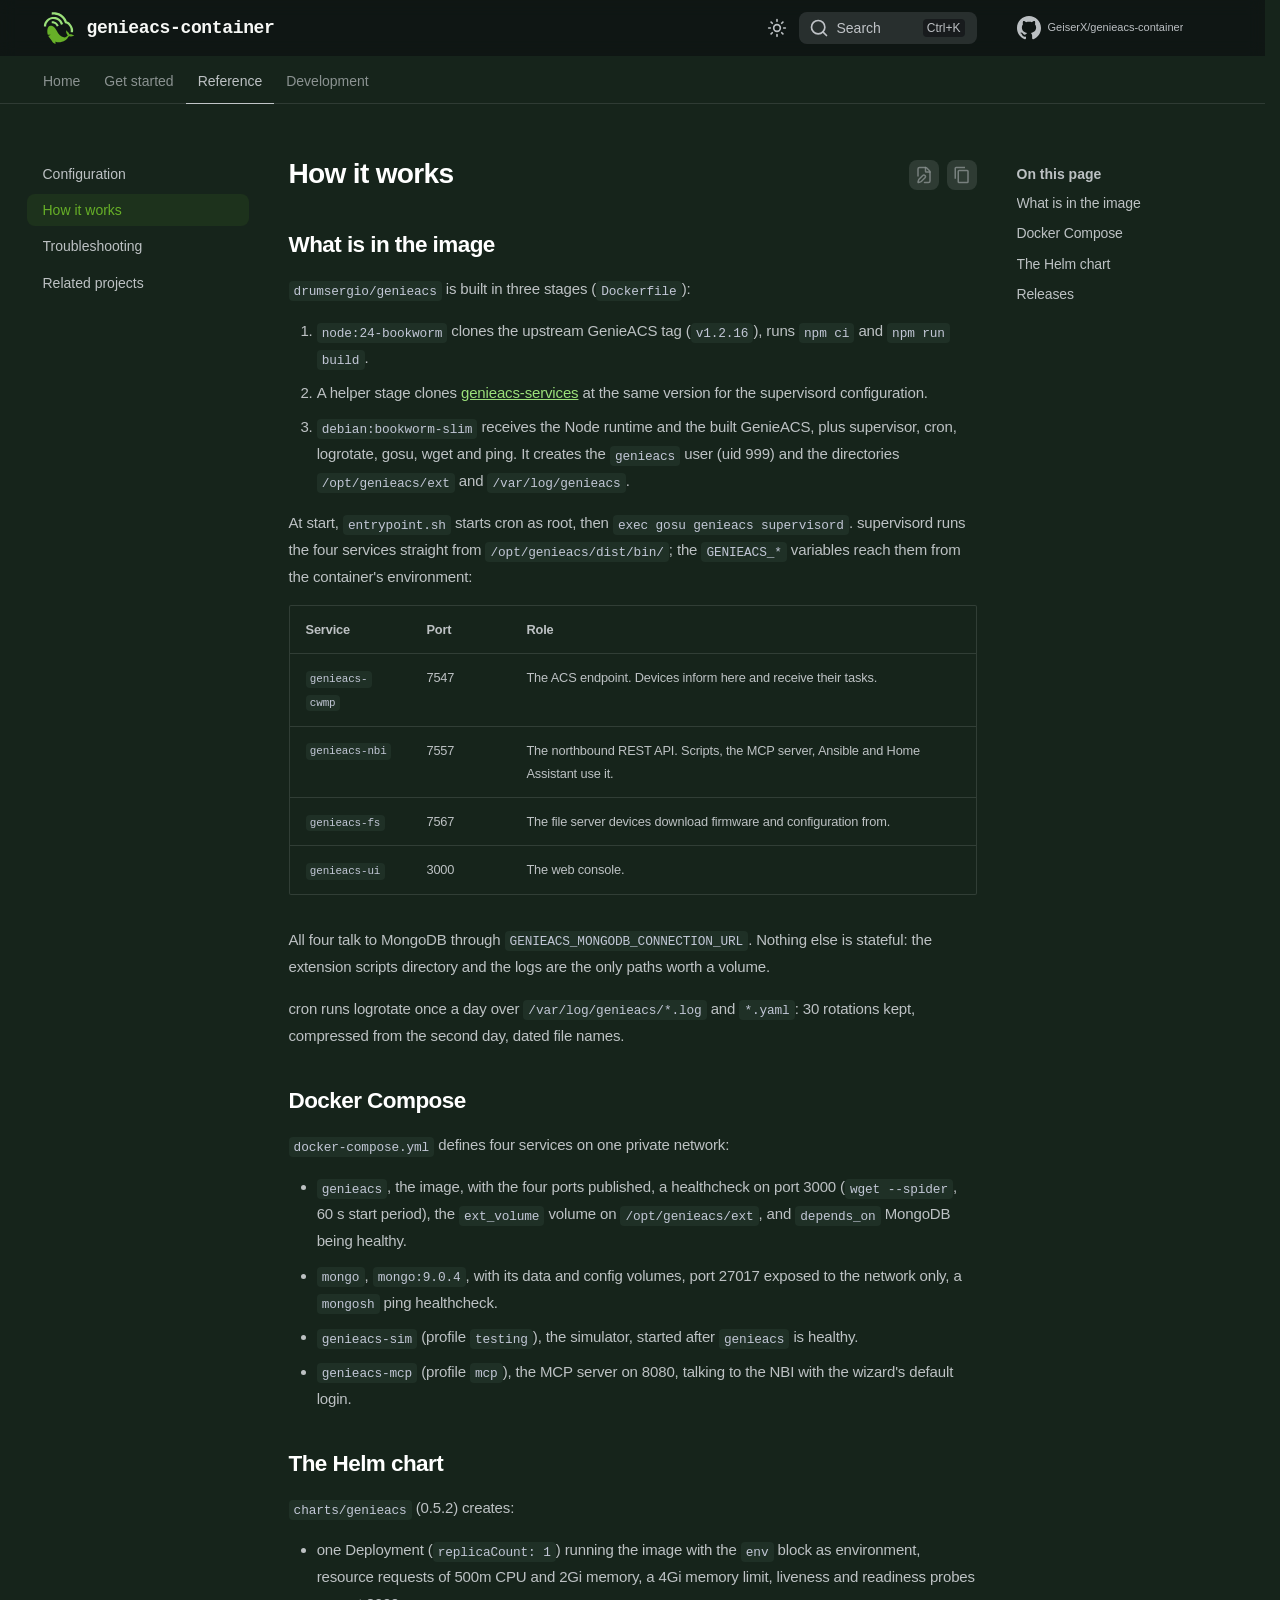
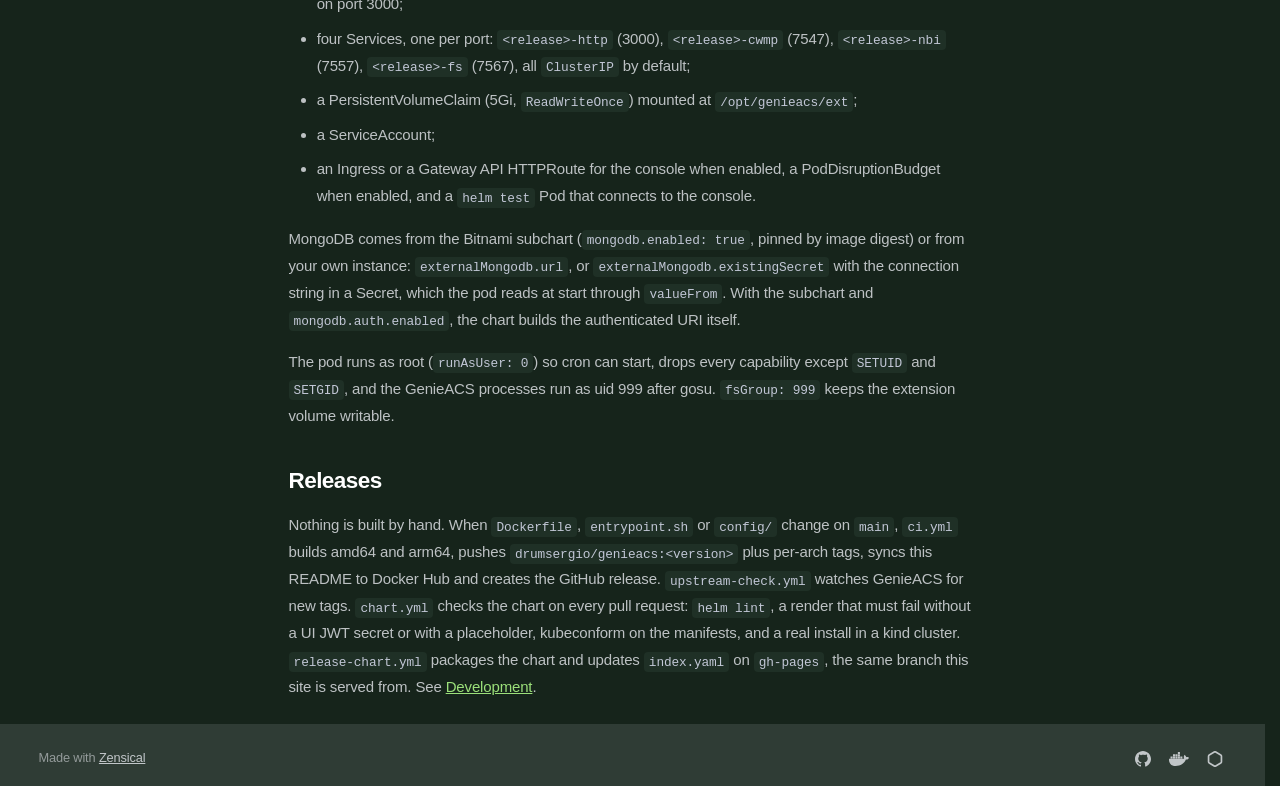
<file: how-it-works/index.html>
<!doctype html>
<html lang="en" class="no-js">
  <head>
    
      <meta charset="utf-8">
      <meta name="viewport" content="width=device-width,initial-scale=1">
      
        <meta name="description" content="Docker image and Helm chart for GenieACS, the open-source TR-069 ACS. GenieACS and MongoDB on Docker Compose or Kubernetes.">
      
      
      
        <link rel="canonical" href="https://geiserx.github.io/genieacs-container/how-it-works/">
      
      
      
        <link rel="describedby" href="../llms.txt">
        
          <link rel="alternate" type="text/markdown" href="./index.md">
        
      
      
        <link rel="prev" href="../configuration/">
      
      
        <link rel="next" href="../troubleshooting/">
      
      
        
      
      
      <link rel="icon" href="../images/icon.svg">
      <meta name="generator" content="zensical-0.1.3">
    
    
      
        <title>How it works - genieacs-container</title>
      
    
    
      
        
      
      <link rel="stylesheet" href="../assets/stylesheets/modern/main.e2cf241e.min.css">
      
        
          
        
        <link rel="stylesheet" href="../assets/stylesheets/modern/palette.b60ce83d.min.css">
      
      
      


    
    
      
    
    
      
    
    
      <link rel="stylesheet" href="../stylesheets/theme.css">
    
    <script>__md_scope=new URL("..",location),__md_scope.pathname.endsWith("/")||(__md_scope=new URL(__md_scope.pathname+"/",location)),__md_hash=e=>[...e].reduce(((e,t)=>(e<<5)-e+t.charCodeAt(0)),0),__md_get=(e,t=localStorage,_=__md_scope)=>JSON.parse(t.getItem(_.pathname+"."+e)),__md_set=(e,t,_=localStorage,a=__md_scope)=>{try{_.setItem(a.pathname+"."+e,JSON.stringify(t))}catch(e){}},document.documentElement.setAttribute("data-platform",navigator.platform)</script>
    
      

    
    
  </head>
  
  
    
    
      
    
    
    
    
    <body dir="ltr" data-md-color-scheme="slate" data-md-color-primary="custom" data-md-color-accent="custom">
  
    
    <input class="md-toggle" data-md-toggle="drawer" type="checkbox" id="__drawer" autocomplete="off">
    <input class="md-toggle" data-md-toggle="search" type="checkbox" id="__search" autocomplete="off">
    <label class="md-overlay" for="__drawer" aria-hidden="true"></label>
    <div data-md-component="skip">
      <a href="#__skip" class="md-skip">
        Skip to content
      </a>
    </div>
    <div data-md-component="announce">
      
    </div>
    
    
      

<header class="md-header" data-md-component="header">
  <nav class="md-header__inner md-grid" aria-label="Header">
    <a href="./.." title="genieacs-container" class="md-header__button md-logo" aria-label="genieacs-container" data-md-component="logo">
      
  <img src="../images/logo.svg" alt="genieacs-container">

    </a>
    <label class="md-header__button md-icon" for="__drawer">
      
      <svg xmlns="http://www.w3.org/2000/svg" fill="none" stroke="currentColor" stroke-linecap="round" stroke-linejoin="round" stroke-width="2" class="lucide lucide-menu" viewBox="0 0 24 24"><path d="M4 5h16M4 12h16M4 19h16"/></svg>
      <span class="md-visually-hidden">Navigation</span>
    </label>
    <div class="md-header__title" data-md-component="header-title">
      <div class="md-header__ellipsis">
        <div class="md-header__topic">
          <span class="md-ellipsis">
            genieacs-container
          </span>
        </div>
        <div class="md-header__topic" data-md-component="header-topic">
          <span class="md-ellipsis">
            
              How it works
            
          </span>
        </div>
      </div>
    </div>
    
      
        <form class="md-header__option" data-md-component="palette">
  
    
    
    
    <input class="md-option" data-md-color-media="none" data-md-color-scheme="slate" data-md-color-primary="custom" data-md-color-accent="custom"  aria-label="Switch to light mode"  type="radio" name="__palette" id="__palette_0">
    
      <label class="md-header__button md-icon" title="Switch to light mode" for="__palette_1" hidden>
        <svg xmlns="http://www.w3.org/2000/svg" fill="none" stroke="currentColor" stroke-linecap="round" stroke-linejoin="round" stroke-width="2" class="lucide lucide-sun" viewBox="0 0 24 24"><circle cx="12" cy="12" r="4"/><path d="M12 2v2M12 20v2M4.93 4.93l1.41 1.41M17.66 17.66l1.41 1.41M2 12h2M20 12h2M6.34 17.66l-1.41 1.41M19.07 4.93l-1.41 1.41"/></svg>
      </label>
    
  
    
    
    
    <input class="md-option" data-md-color-media="none" data-md-color-scheme="default" data-md-color-primary="custom" data-md-color-accent="custom"  aria-label="Switch to dark mode"  type="radio" name="__palette" id="__palette_1">
    
      <label class="md-header__button md-icon" title="Switch to dark mode" for="__palette_0" hidden>
        <svg xmlns="http://www.w3.org/2000/svg" fill="none" stroke="currentColor" stroke-linecap="round" stroke-linejoin="round" stroke-width="2" class="lucide lucide-moon" viewBox="0 0 24 24"><path d="M20.985 12.486a9 9 0 1 1-9.473-9.472c.405-.022.617.46.402.803a6 6 0 0 0 8.268 8.268c.344-.215.825-.004.803.401"/></svg>
      </label>
    
  
</form>
      
    
    
      <script>var palette=__md_get("__palette");if(palette&&palette.color){if("(prefers-color-scheme)"===palette.color.media){var media=matchMedia("(prefers-color-scheme: light)"),input=document.querySelector(media.matches?"[data-md-color-media='(prefers-color-scheme: light)']":"[data-md-color-media='(prefers-color-scheme: dark)']");palette.color.media=input.getAttribute("data-md-color-media"),palette.color.scheme=input.getAttribute("data-md-color-scheme"),palette.color.primary=input.getAttribute("data-md-color-primary"),palette.color.accent=input.getAttribute("data-md-color-accent")}for(var[key,value]of Object.entries(palette.color))document.body.setAttribute("data-md-color-"+key,value)}</script>
    
    
    
      
      
        <label class="md-header__button md-icon" for="__search">
          
          <svg xmlns="http://www.w3.org/2000/svg" fill="none" stroke="currentColor" stroke-linecap="round" stroke-linejoin="round" stroke-width="2" class="lucide lucide-search" viewBox="0 0 24 24"><path d="m21 21-4.34-4.34"/><circle cx="11" cy="11" r="8"/></svg>
          <span class="md-visually-hidden">Search</span>
        </label>
        <div class="md-search" data-md-component="search" role="dialog" aria-label="Search">
  <button type="button" class="md-search__button">
    Search
  </button>
</div>
      
    
    <div class="md-header__source">
      
        <a href="https://github.com/GeiserX/genieacs-container" title="Go to repository" class="md-source" data-md-component="source">
  <div class="md-source__icon md-icon">
    
    <svg xmlns="http://www.w3.org/2000/svg" viewBox="0 0 512 512"><!--! Font Awesome Free 7.3.1 by @fontawesome - https://fontawesome.com License - https://fontawesome.com/license/free (Icons: CC BY 4.0, Fonts: SIL OFL 1.1, Code: MIT License) Copyright 2026 Fonticons, Inc.--><path fill="currentColor" d="M216.5 362.5c-66-8-112.5-55.5-112.5-117 0-25 9-52 24-70-6.5-16.5-5.5-51.5 2-66 20-2.5 47 8 63 22.5 19-6 39-9 63.5-9s44.5 3 62.5 8.5c15.5-14 43-24.5 63-22 7 13.5 8 48.5 1.5 65.5 16 19 24.5 44.5 24.5 70.5 0 61.5-46.5 108-113.5 116.5 17 11 28.5 35 28.5 62.5v52c0 15 12.5 23.5 27.5 17.5C441 459.5 512 369 512 257 512 115.5 397 0 255.5 0S0 115.5 0 257c0 111 70.5 203 165.5 237.5 13.5 5 26.5-4 26.5-17.5v-40c-7 3-16 5-24 5-33 0-52.5-18-66.5-51.5-5.5-13.5-11.5-21.5-23-23-6-.5-8-3-8-6 0-6 10-10.5 20-10.5 14.5 0 27 9 40 27.5 10 14.5 20.5 21 33 21s20.5-4.5 32-16c8.5-8.5 15-16 21-21"/></svg>
  </div>
  <div class="md-source__repository">
    GeiserX/genieacs-container
  </div>
</a>
      
    </div>
  </nav>
  
</header>
    
    <div class="md-container" data-md-component="container">
      
      
        
          
            
<nav class="md-tabs" aria-label="Tabs" data-md-component="tabs">
  <div class="md-grid">
    <ul class="md-tabs__list">
      
        
  
  
  
  
    <li class="md-tabs__item">
      <a href="./.." class="md-tabs__link">
        
  
  Home

      </a>
    </li>
  

      
        
  
  
  
  
    
      
    
    
    
      <li class="md-tabs__item">
        <a href="../getting-started/" class="md-tabs__link">
          
  
  Get started

        </a>
      </li>
    
  

      
        
  
  
  
    
  
  
    
      
    
    
    
      <li class="md-tabs__item md-tabs__item--active">
        <a href="../configuration/" class="md-tabs__link">
          
  
  Reference

        </a>
      </li>
    
  

      
        
  
  
  
  
    <li class="md-tabs__item">
      <a href="../development/" class="md-tabs__link">
        
  
  Development

      </a>
    </li>
  

      
    </ul>
  </div>
</nav>
          
        
      
      <main class="md-main" data-md-component="main">
        <div class="md-main__inner md-grid">
          
            
              
              <div class="md-sidebar md-sidebar--primary" data-md-component="sidebar" data-md-type="navigation" >
                <div class="md-sidebar__scrollwrap">
                  <div class="md-sidebar__inner">
                    


  


<nav class="md-nav md-nav--primary md-nav--lifted" aria-label="Navigation" data-md-level="0">
  <label class="md-nav__title" for="__drawer">
    <a href="./.." title="genieacs-container" class="md-nav__button md-logo" aria-label="genieacs-container" data-md-component="logo">
      
  <img src="../images/logo.svg" alt="genieacs-container">

    </a>
    genieacs-container
  </label>
  
    <div class="md-nav__source">
      <a href="https://github.com/GeiserX/genieacs-container" title="Go to repository" class="md-source" data-md-component="source">
  <div class="md-source__icon md-icon">
    
    <svg xmlns="http://www.w3.org/2000/svg" viewBox="0 0 512 512"><!--! Font Awesome Free 7.3.1 by @fontawesome - https://fontawesome.com License - https://fontawesome.com/license/free (Icons: CC BY 4.0, Fonts: SIL OFL 1.1, Code: MIT License) Copyright 2026 Fonticons, Inc.--><path fill="currentColor" d="M216.5 362.5c-66-8-112.5-55.5-112.5-117 0-25 9-52 24-70-6.5-16.5-5.5-51.5 2-66 20-2.5 47 8 63 22.5 19-6 39-9 63.5-9s44.5 3 62.5 8.5c15.5-14 43-24.5 63-22 7 13.5 8 48.5 1.5 65.5 16 19 24.5 44.5 24.5 70.5 0 61.5-46.5 108-113.5 116.5 17 11 28.5 35 28.5 62.5v52c0 15 12.5 23.5 27.5 17.5C441 459.5 512 369 512 257 512 115.5 397 0 255.5 0S0 115.5 0 257c0 111 70.5 203 165.5 237.5 13.5 5 26.5-4 26.5-17.5v-40c-7 3-16 5-24 5-33 0-52.5-18-66.5-51.5-5.5-13.5-11.5-21.5-23-23-6-.5-8-3-8-6 0-6 10-10.5 20-10.5 14.5 0 27 9 40 27.5 10 14.5 20.5 21 33 21s20.5-4.5 32-16c8.5-8.5 15-16 21-21"/></svg>
  </div>
  <div class="md-source__repository">
    GeiserX/genieacs-container
  </div>
</a>
    </div>
  
  <ul class="md-nav__list" data-md-scrollfix>
    
      
      
  
  
  
  
    <li class="md-nav__item">
      <a href="./.." class="md-nav__link">
        
  
  
  <span class="md-ellipsis">
    
  
  Home

    
  </span>
  
  

      </a>
    </li>
  

    
      
      
  
  
  
  
    
    
    
    
      
      
        
      
    
    
    <li class="md-nav__item md-nav__item--nested">
      
        
        
          
        
        <input class="md-nav__toggle md-toggle md-toggle--indeterminate" type="checkbox" id="__nav_2" >
        
          
          <label class="md-nav__link" for="__nav_2" id="__nav_2_label" tabindex="0">
            
  
  
  <span class="md-ellipsis">
    
  
  Get started

    
  </span>
  
  

            <span class="md-nav__icon md-icon"></span>
          </label>
        
        
          <nav class="md-nav" data-md-level="1" aria-labelledby="__nav_2_label" aria-expanded="false">
            <label class="md-nav__title" for="__nav_2">
              <span class="md-nav__icon md-icon"></span>
              
  
  Get started

            </label>
            <ul class="md-nav__list" data-md-scrollfix>
              
                
                  
  
  
  
  
    <li class="md-nav__item">
      <a href="../getting-started/" class="md-nav__link">
        
  
  
  <span class="md-ellipsis">
    
  
  Getting started

    
  </span>
  
  

      </a>
    </li>
  

                
              
                
                  
  
  
  
  
    <li class="md-nav__item">
      <a href="../first-device/" class="md-nav__link">
        
  
  
  <span class="md-ellipsis">
    
  
  Your first device

    
  </span>
  
  

      </a>
    </li>
  

                
              
                
                  
  
  
  
  
    <li class="md-nav__item">
      <a href="../usage/" class="md-nav__link">
        
  
  
  <span class="md-ellipsis">
    
  
  Usage

    
  </span>
  
  

      </a>
    </li>
  

                
              
            </ul>
          </nav>
        
      
    </li>
  

    
      
      
  
  
    
  
  
  
    
    
    
    
      
        
        
      
      
        
      
    
    
    <li class="md-nav__item md-nav__item--active md-nav__item--section md-nav__item--nested">
      
        
        
        <input class="md-nav__toggle md-toggle " type="checkbox" id="__nav_3" checked>
        
          
          <label class="md-nav__link" for="__nav_3" id="__nav_3_label" tabindex="">
            
  
  
  <span class="md-ellipsis">
    
  
  Reference

    
  </span>
  
  

            <span class="md-nav__icon md-icon"></span>
          </label>
        
        
          <nav class="md-nav" data-md-level="1" aria-labelledby="__nav_3_label" aria-expanded="true">
            <label class="md-nav__title" for="__nav_3">
              <span class="md-nav__icon md-icon"></span>
              
  
  Reference

            </label>
            <ul class="md-nav__list" data-md-scrollfix>
              
                
                  
  
  
  
  
    <li class="md-nav__item">
      <a href="../configuration/" class="md-nav__link">
        
  
  
  <span class="md-ellipsis">
    
  
  Configuration

    
  </span>
  
  

      </a>
    </li>
  

                
              
                
                  
  
  
    
  
  
  
    <li class="md-nav__item md-nav__item--active">
      
      
      
      
        
      
      
        <label class="md-nav__link md-nav__link--active" for="__toc">
          
  
  
  <span class="md-ellipsis">
    
  
  How it works

    
  </span>
  
  

          <span class="md-nav__icon md-icon"></span>
        </label>
      
      <a href="././" class="md-nav__link md-nav__link--active">
        
  
  
  <span class="md-ellipsis">
    
  
  How it works

    
  </span>
  
  

      </a>
      
        


<nav class="md-nav md-nav--secondary" aria-label="On this page">
  
  
  
    
  
  
    <label class="md-nav__title" for="__toc">
      <span class="md-nav__icon md-icon"></span>
      On this page
    </label>
    <ul class="md-nav__list" data-md-component="toc" data-md-scrollfix>
      
        <li class="md-nav__item">
  <a href="#what-is-in-the-image" class="md-nav__link">
    <span class="md-ellipsis">
      <span class="md-typeset">
        What is in the image
      </span>
    </span>
  </a>
  
</li>
      
        <li class="md-nav__item">
  <a href="#docker-compose" class="md-nav__link">
    <span class="md-ellipsis">
      <span class="md-typeset">
        Docker Compose
      </span>
    </span>
  </a>
  
</li>
      
        <li class="md-nav__item">
  <a href="#the-helm-chart" class="md-nav__link">
    <span class="md-ellipsis">
      <span class="md-typeset">
        The Helm chart
      </span>
    </span>
  </a>
  
</li>
      
        <li class="md-nav__item">
  <a href="#releases" class="md-nav__link">
    <span class="md-ellipsis">
      <span class="md-typeset">
        Releases
      </span>
    </span>
  </a>
  
</li>
      
    </ul>
  
</nav>
      
    </li>
  

                
              
                
                  
  
  
  
  
    <li class="md-nav__item">
      <a href="../troubleshooting/" class="md-nav__link">
        
  
  
  <span class="md-ellipsis">
    
  
  Troubleshooting

    
  </span>
  
  

      </a>
    </li>
  

                
              
                
                  
  
  
  
  
    <li class="md-nav__item">
      <a href="../related/" class="md-nav__link">
        
  
  
  <span class="md-ellipsis">
    
  
  Related projects

    
  </span>
  
  

      </a>
    </li>
  

                
              
            </ul>
          </nav>
        
      
    </li>
  

    
      
      
  
  
  
  
    <li class="md-nav__item">
      <a href="../development/" class="md-nav__link">
        
  
  
  <span class="md-ellipsis">
    
  
  Development

    
  </span>
  
  

      </a>
    </li>
  

    
  </ul>
</nav>
                  </div>
                </div>
              </div>
            
            
              
              <div class="md-sidebar md-sidebar--secondary" data-md-component="sidebar" data-md-type="toc" >
                <div class="md-sidebar__scrollwrap">
                  
                    
                    
                    
                      
                    
                    
                      <input class="md-nav__toggle md-toggle" type="checkbox" id="__toc">
                      <div class="md-sidebar-button__wrapper">
                        <label class="md-sidebar-button" for="__toc"></label>
                      </div>
                    
                  
                  <div class="md-sidebar__inner">
                    


<nav class="md-nav md-nav--secondary" aria-label="On this page">
  
  
  
    
  
  
    <label class="md-nav__title" for="__toc">
      <span class="md-nav__icon md-icon"></span>
      On this page
    </label>
    <ul class="md-nav__list" data-md-component="toc" data-md-scrollfix>
      
        <li class="md-nav__item">
  <a href="#what-is-in-the-image" class="md-nav__link">
    <span class="md-ellipsis">
      <span class="md-typeset">
        What is in the image
      </span>
    </span>
  </a>
  
</li>
      
        <li class="md-nav__item">
  <a href="#docker-compose" class="md-nav__link">
    <span class="md-ellipsis">
      <span class="md-typeset">
        Docker Compose
      </span>
    </span>
  </a>
  
</li>
      
        <li class="md-nav__item">
  <a href="#the-helm-chart" class="md-nav__link">
    <span class="md-ellipsis">
      <span class="md-typeset">
        The Helm chart
      </span>
    </span>
  </a>
  
</li>
      
        <li class="md-nav__item">
  <a href="#releases" class="md-nav__link">
    <span class="md-ellipsis">
      <span class="md-typeset">
        Releases
      </span>
    </span>
  </a>
  
</li>
      
    </ul>
  
</nav>
                  </div>
                </div>
              </div>
            
          
          
            <div class="md-content" data-md-component="content">
              
              <article class="md-content__inner md-typeset">
                <a id="__skip" tabindex="-1"></a>
                
                  
  <button type="button" title="Copy as Markdown" aria-label="Copy as Markdown" class="md-content__button md-icon" data-md-copy-url="./index.md">
    
    <svg xmlns="http://www.w3.org/2000/svg" viewBox="0 0 24 24"><path d="M19 21H8V7h11m0-2H8a2 2 0 0 0-2 2v14a2 2 0 0 0 2 2h11a2 2 0 0 0 2-2V7a2 2 0 0 0-2-2m-3-4H4a2 2 0 0 0-2 2v14h2V3h12z"/></svg>
  </button>


  
    <a href="https://github.com/GeiserX/genieacs-container/edit/main/docs/how-it-works.md" title="Edit this page" class="md-content__button md-icon" rel="edit">
      
      <svg xmlns="http://www.w3.org/2000/svg" fill="none" stroke="currentColor" stroke-linecap="round" stroke-linejoin="round" stroke-width="2" class="lucide lucide-file-pen" viewBox="0 0 24 24"><path d="M12.659 22H18a2 2 0 0 0 2-2V8a2.4 2.4 0 0 0-.706-1.706l-3.588-3.588A2.4 2.4 0 0 0 14 2H6a2 2 0 0 0-2 2v9.34"/><path d="M14 2v5a1 1 0 0 0 1 1h5M10.378 12.622a1 1 0 0 1 3 3.003L8.36 20.637a2 2 0 0 1-.854.506l-2.867.837a.5.5 0 0 1-.62-.62l.836-2.869a2 2 0 0 1 .506-.853z"/></svg>
    </a>
  
  


<h1 id="how-it-works">How it works<a class="headerlink" href="#how-it-works" title="Permanent link">&para;</a></h1>
<h2 id="what-is-in-the-image">What is in the image<a class="headerlink" href="#what-is-in-the-image" title="Permanent link">&para;</a></h2>
<p><code>drumsergio/genieacs</code> is built in three stages (<code>Dockerfile</code>):</p>
<ol>
<li><code>node:24-bookworm</code> clones the upstream GenieACS tag (<code>v1.2.16</code>), runs <code>npm ci</code> and <code>npm run build</code>.</li>
<li>A helper stage clones <a href="https://github.com/GeiserX/genieacs-services">genieacs-services</a> at the same
   version for the supervisord configuration.</li>
<li><code>debian:bookworm-slim</code> receives the Node runtime and the built GenieACS, plus supervisor, cron,
   logrotate, gosu, wget and ping. It creates the <code>genieacs</code> user (uid 999) and the directories
   <code>/opt/genieacs/ext</code> and <code>/var/log/genieacs</code>.</li>
</ol>
<p>At start, <code>entrypoint.sh</code> starts cron as root, then <code>exec gosu genieacs supervisord</code>. supervisord runs
the four services straight from <code>/opt/genieacs/dist/bin/</code>; the <code>GENIEACS_*</code> variables reach them from the
container's environment:</p>
<table>
<thead>
<tr>
<th>Service</th>
<th>Port</th>
<th>Role</th>
</tr>
</thead>
<tbody>
<tr>
<td><code>genieacs-cwmp</code></td>
<td>7547</td>
<td>The ACS endpoint. Devices inform here and receive their tasks.</td>
</tr>
<tr>
<td><code>genieacs-nbi</code></td>
<td>7557</td>
<td>The northbound REST API. Scripts, the MCP server, Ansible and Home Assistant use it.</td>
</tr>
<tr>
<td><code>genieacs-fs</code></td>
<td>7567</td>
<td>The file server devices download firmware and configuration from.</td>
</tr>
<tr>
<td><code>genieacs-ui</code></td>
<td>3000</td>
<td>The web console.</td>
</tr>
</tbody>
</table>
<p>All four talk to MongoDB through <code>GENIEACS_MONGODB_CONNECTION_URL</code>. Nothing else is stateful: the
extension scripts directory and the logs are the only paths worth a volume.</p>
<p>cron runs logrotate once a day over <code>/var/log/genieacs/*.log</code> and <code>*.yaml</code>: 30 rotations kept, compressed
from the second day, dated file names.</p>
<h2 id="docker-compose">Docker Compose<a class="headerlink" href="#docker-compose" title="Permanent link">&para;</a></h2>
<p><code>docker-compose.yml</code> defines four services on one private network:</p>
<ul>
<li><code>genieacs</code>, the image, with the four ports published, a healthcheck on port 3000 (<code>wget --spider</code>, 60 s
  start period), the <code>ext_volume</code> volume on <code>/opt/genieacs/ext</code>, and <code>depends_on</code> MongoDB being healthy.</li>
<li><code>mongo</code>, <code>mongo:9.0.4</code>, with its data and config volumes, port 27017 exposed to the network only, a
  <code>mongosh</code> ping healthcheck.</li>
<li><code>genieacs-sim</code> (profile <code>testing</code>), the simulator, started after <code>genieacs</code> is healthy.</li>
<li><code>genieacs-mcp</code> (profile <code>mcp</code>), the MCP server on 8080, talking to the NBI with the wizard's default
  login.</li>
</ul>
<h2 id="the-helm-chart">The Helm chart<a class="headerlink" href="#the-helm-chart" title="Permanent link">&para;</a></h2>
<p><code>charts/genieacs</code> (0.5.2) creates:</p>
<ul>
<li>one Deployment (<code>replicaCount: 1</code>) running the image with the <code>env</code> block as environment, resource
  requests of 500m CPU and 2Gi memory, a 4Gi memory limit, liveness and readiness probes on port 3000;</li>
<li>four Services, one per port: <code>&lt;release&gt;-http</code> (3000), <code>&lt;release&gt;-cwmp</code> (7547), <code>&lt;release&gt;-nbi</code> (7557),
  <code>&lt;release&gt;-fs</code> (7567), all <code>ClusterIP</code> by default;</li>
<li>a PersistentVolumeClaim (5Gi, <code>ReadWriteOnce</code>) mounted at <code>/opt/genieacs/ext</code>;</li>
<li>a ServiceAccount;</li>
<li>an Ingress or a Gateway API HTTPRoute for the console when enabled, a PodDisruptionBudget when enabled,
  and a <code>helm test</code> Pod that connects to the console.</li>
</ul>
<p>MongoDB comes from the Bitnami subchart (<code>mongodb.enabled: true</code>, pinned by image digest) or from your
own instance: <code>externalMongodb.url</code>, or <code>externalMongodb.existingSecret</code> with the connection string in
a Secret, which the pod reads at start through <code>valueFrom</code>. With the subchart and <code>mongodb.auth.enabled</code>,
the chart builds the authenticated URI itself.</p>
<p>The pod runs as root (<code>runAsUser: 0</code>) so cron can start, drops every capability except <code>SETUID</code> and
<code>SETGID</code>, and the GenieACS processes run as uid 999 after gosu. <code>fsGroup: 999</code> keeps the extension
volume writable.</p>
<h2 id="releases">Releases<a class="headerlink" href="#releases" title="Permanent link">&para;</a></h2>
<p>Nothing is built by hand. When <code>Dockerfile</code>, <code>entrypoint.sh</code> or <code>config/</code> change on <code>main</code>, <code>ci.yml</code>
builds amd64 and arm64, pushes <code>drumsergio/genieacs:&lt;version&gt;</code> plus per-arch tags, syncs this README to
Docker Hub and creates the GitHub release. <code>upstream-check.yml</code> watches GenieACS for new tags.
<code>chart.yml</code> checks the chart on every pull request: <code>helm lint</code>, a render that must fail without a UI JWT
secret or with a placeholder, kubeconform on the manifests, and a real install in a kind cluster.
<code>release-chart.yml</code> packages the chart and updates <code>index.yaml</code> on <code>gh-pages</code>, the same branch this site
is served from. See <a href="../development/">Development</a>.</p>














                
              </article>
            </div>
          
          
<script>var target=document.getElementById(location.hash.slice(1));target&&target.name&&(target.checked=target.name.startsWith("__tabbed_"))</script>
        </div>
        
          <button type="button" class="md-top md-icon" data-md-component="top" hidden>
  
  <svg xmlns="http://www.w3.org/2000/svg" fill="none" stroke="currentColor" stroke-linecap="round" stroke-linejoin="round" stroke-width="2" class="lucide lucide-circle-arrow-up" viewBox="0 0 24 24"><circle cx="12" cy="12" r="10"/><path d="m16 12-4-4-4 4M12 16V8"/></svg>
  Back to top
</button>
        
      </main>
      
        <footer class="md-footer">
  
  <div class="md-footer-meta md-typeset">
    <div class="md-footer-meta__inner md-grid">
      <div class="md-copyright">
  
  
    Made with
    <a href="https://zensical.org/" target="_blank" rel="noopener">
      Zensical
    </a>
  
</div>
      
        
<div class="md-social">
  
    
    
    
    
      
      
    
    <a href="https://github.com/GeiserX/genieacs-container" target="_blank" rel="noopener" title="github.com" class="md-social__link">
      <svg xmlns="http://www.w3.org/2000/svg" viewBox="0 0 512 512"><!--! Font Awesome Free 7.3.1 by @fontawesome - https://fontawesome.com License - https://fontawesome.com/license/free (Icons: CC BY 4.0, Fonts: SIL OFL 1.1, Code: MIT License) Copyright 2026 Fonticons, Inc.--><path fill="currentColor" d="M216.5 362.5c-66-8-112.5-55.5-112.5-117 0-25 9-52 24-70-6.5-16.5-5.5-51.5 2-66 20-2.5 47 8 63 22.5 19-6 39-9 63.5-9s44.5 3 62.5 8.5c15.5-14 43-24.5 63-22 7 13.5 8 48.5 1.5 65.5 16 19 24.5 44.5 24.5 70.5 0 61.5-46.5 108-113.5 116.5 17 11 28.5 35 28.5 62.5v52c0 15 12.5 23.5 27.5 17.5C441 459.5 512 369 512 257 512 115.5 397 0 255.5 0S0 115.5 0 257c0 111 70.5 203 165.5 237.5 13.5 5 26.5-4 26.5-17.5v-40c-7 3-16 5-24 5-33 0-52.5-18-66.5-51.5-5.5-13.5-11.5-21.5-23-23-6-.5-8-3-8-6 0-6 10-10.5 20-10.5 14.5 0 27 9 40 27.5 10 14.5 20.5 21 33 21s20.5-4.5 32-16c8.5-8.5 15-16 21-21"/></svg>
    </a>
  
    
    
    
    
      
      
    
    <a href="https://hub.docker.com/r/drumsergio/genieacs" target="_blank" rel="noopener" title="hub.docker.com" class="md-social__link">
      <svg xmlns="http://www.w3.org/2000/svg" viewBox="0 0 640 512"><!--! Font Awesome Free 7.3.1 by @fontawesome - https://fontawesome.com License - https://fontawesome.com/license/free (Icons: CC BY 4.0, Fonts: SIL OFL 1.1, Code: MIT License) Copyright 2026 Fonticons, Inc.--><path fill="currentColor" d="M349.9 236.3h-66.1v-59.4h66.1zm0-204.3h-66.1v60.7h66.1zm78.2 144.8H362v59.4h66.1zm-156.3-72.1h-66.1v60.1h66.1zm78.1 0h-66.1v60.1h66.1zm276.8 100c-14.4-9.7-47.6-13.2-73.1-8.4-3.3-24-16.7-44.9-41.1-63.7l-14-9.3-9.3 14c-18.4 27.8-23.4 73.6-3.7 103.8-8.7 4.7-25.8 11.1-48.4 10.7H2.4c-8.7 50.8 5.8 116.8 44 162.1 37.1 43.9 92.7 66.2 165.4 66.2 157.4 0 273.9-72.5 328.4-204.2 21.4.4 67.6.1 91.3-45.2 1.5-2.5 6.6-13.2 8.5-17.1zm-511.1-27.9h-66v59.4h66.1v-59.4zm78.1 0h-66.1v59.4h66.1zm78.1 0h-66.1v59.4h66.1zm-78.1-72.1h-66.1v60.1h66.1z"/></svg>
    </a>
  
    
    
    
    
      
      
    
    <a href="https://artifacthub.io/packages/helm/genieacs/genieacs" target="_blank" rel="noopener" title="artifacthub.io" class="md-social__link">
      <svg xmlns="http://www.w3.org/2000/svg" viewBox="0 0 24 24"><title>Artifact Hub</title><path d="M12 24a3.43 3.43 0 0 1-1.78-.5l-7.51-4.292A3.4 3.4 0 0 1 1.07 16.3V7.73c0-1.253.636-2.37 1.76-3.01L10.25.479a3.43 3.43 0 0 1 3.496.001l7.42 4.238a3.4 3.4 0 0 1 1.762 3.01v8.582c0 .967-.443 2.164-1.637 2.898l-7.51 4.292c-.564.344-1.199.5-1.782.5zm-.5-21.347-7.545 4.31c-.2.156-.379.368-.379.767l.001 8.67a.96.96 0 0 0 .373.635l7.56 4.316c.266.172.664.21.985 0l7.518-4.296a.92.92 0 0 0 .41-.654V7.73a.92.92 0 0 0-.377-.766L12.5 2.652a.91.91 0 0 0-1 .001"/></svg>
    </a>
  
</div>
      
    </div>
  </div>
</footer>
      
    </div>
    <div class="md-dialog" data-md-component="dialog" role="status" aria-atomic="true">
      <div class="md-dialog__inner md-typeset"></div>
    </div>
    
      
<div class="md-progress" data-md-component="progress" role="progressbar" aria-label="Loading"></div>
    
    
    
      
      
      
      
        
        
      <script id="__config" type="application/json">{"annotate":null,"base":"..","features":["navigation.tabs","navigation.sections","navigation.expand","navigation.top","content.code.copy","content.action.edit","search.highlight","toc.follow","navigation.instant","navigation.instant.progress","content.action.copy"],"redirect":null,"search":"../assets/javascripts/workers/search.719e0d91.min.js","tags":null,"translations":{"clipboard.copied":"Copied to clipboard","clipboard.copy":"Copy to clipboard","clipboard.error":"Could not copy to clipboard","search.result.more.one":"1 more on this page","search.result.more.other":"# more on this page","search.result.none":"No matching documents","search.result.one":"1 matching document","search.result.other":"# matching documents","search.result.placeholder":"Type to start searching","search.result.term.missing":"Missing","select.version":"Select version"},"version":null}</script>
    
    
      <script src="../assets/javascripts/bundle.9e76c64c.min.js"></script>
      
      
    
  </body>
</html>
</file>
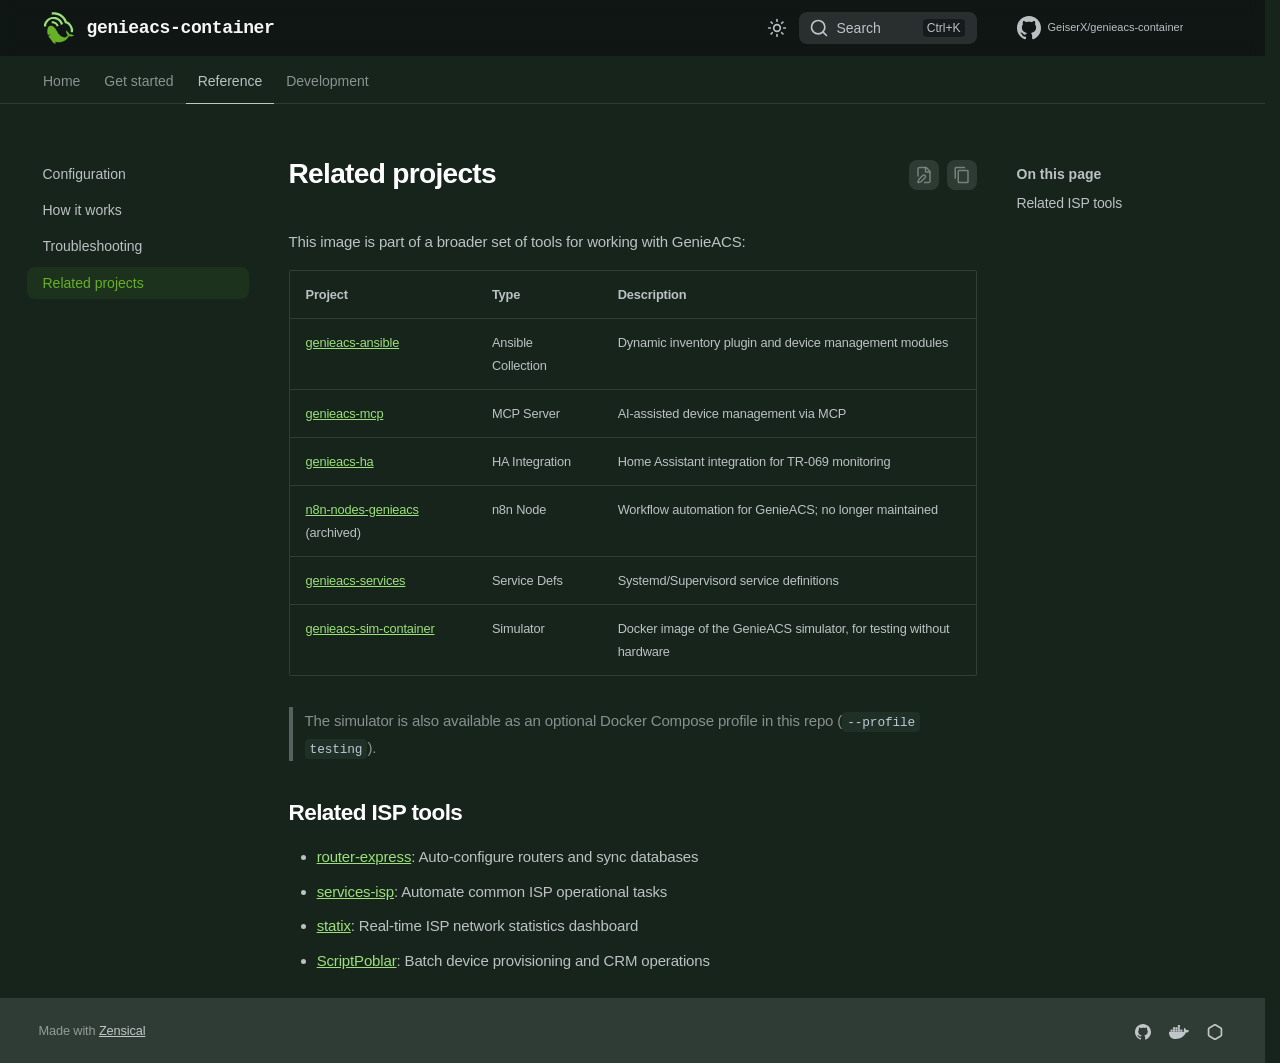
<file: related/index.html>
<!doctype html>
<html lang="en" class="no-js">
  <head>
    
      <meta charset="utf-8">
      <meta name="viewport" content="width=device-width,initial-scale=1">
      
        <meta name="description" content="Docker image and Helm chart for GenieACS, the open-source TR-069 ACS. GenieACS and MongoDB on Docker Compose or Kubernetes.">
      
      
      
        <link rel="canonical" href="https://geiserx.github.io/genieacs-container/related/">
      
      
      
        <link rel="describedby" href="../llms.txt">
        
          <link rel="alternate" type="text/markdown" href="./index.md">
        
      
      
        <link rel="prev" href="../troubleshooting/">
      
      
        <link rel="next" href="../development/">
      
      
        
      
      
      <link rel="icon" href="../images/icon.svg">
      <meta name="generator" content="zensical-0.1.3">
    
    
      
        <title>Related projects - genieacs-container</title>
      
    
    
      
        
      
      <link rel="stylesheet" href="../assets/stylesheets/modern/main.e2cf241e.min.css">
      
        
          
        
        <link rel="stylesheet" href="../assets/stylesheets/modern/palette.b60ce83d.min.css">
      
      
      


    
    
      
    
    
      
    
    
      <link rel="stylesheet" href="../stylesheets/theme.css">
    
    <script>__md_scope=new URL("..",location),__md_scope.pathname.endsWith("/")||(__md_scope=new URL(__md_scope.pathname+"/",location)),__md_hash=e=>[...e].reduce(((e,t)=>(e<<5)-e+t.charCodeAt(0)),0),__md_get=(e,t=localStorage,_=__md_scope)=>JSON.parse(t.getItem(_.pathname+"."+e)),__md_set=(e,t,_=localStorage,a=__md_scope)=>{try{_.setItem(a.pathname+"."+e,JSON.stringify(t))}catch(e){}},document.documentElement.setAttribute("data-platform",navigator.platform)</script>
    
      

    
    
  </head>
  
  
    
    
      
    
    
    
    
    <body dir="ltr" data-md-color-scheme="slate" data-md-color-primary="custom" data-md-color-accent="custom">
  
    
    <input class="md-toggle" data-md-toggle="drawer" type="checkbox" id="__drawer" autocomplete="off">
    <input class="md-toggle" data-md-toggle="search" type="checkbox" id="__search" autocomplete="off">
    <label class="md-overlay" for="__drawer" aria-hidden="true"></label>
    <div data-md-component="skip">
      <a href="#__skip" class="md-skip">
        Skip to content
      </a>
    </div>
    <div data-md-component="announce">
      
    </div>
    
    
      

<header class="md-header" data-md-component="header">
  <nav class="md-header__inner md-grid" aria-label="Header">
    <a href="./.." title="genieacs-container" class="md-header__button md-logo" aria-label="genieacs-container" data-md-component="logo">
      
  <img src="../images/logo.svg" alt="genieacs-container">

    </a>
    <label class="md-header__button md-icon" for="__drawer">
      
      <svg xmlns="http://www.w3.org/2000/svg" fill="none" stroke="currentColor" stroke-linecap="round" stroke-linejoin="round" stroke-width="2" class="lucide lucide-menu" viewBox="0 0 24 24"><path d="M4 5h16M4 12h16M4 19h16"/></svg>
      <span class="md-visually-hidden">Navigation</span>
    </label>
    <div class="md-header__title" data-md-component="header-title">
      <div class="md-header__ellipsis">
        <div class="md-header__topic">
          <span class="md-ellipsis">
            genieacs-container
          </span>
        </div>
        <div class="md-header__topic" data-md-component="header-topic">
          <span class="md-ellipsis">
            
              Related projects
            
          </span>
        </div>
      </div>
    </div>
    
      
        <form class="md-header__option" data-md-component="palette">
  
    
    
    
    <input class="md-option" data-md-color-media="none" data-md-color-scheme="slate" data-md-color-primary="custom" data-md-color-accent="custom"  aria-label="Switch to light mode"  type="radio" name="__palette" id="__palette_0">
    
      <label class="md-header__button md-icon" title="Switch to light mode" for="__palette_1" hidden>
        <svg xmlns="http://www.w3.org/2000/svg" fill="none" stroke="currentColor" stroke-linecap="round" stroke-linejoin="round" stroke-width="2" class="lucide lucide-sun" viewBox="0 0 24 24"><circle cx="12" cy="12" r="4"/><path d="M12 2v2M12 20v2M4.93 4.93l1.41 1.41M17.66 17.66l1.41 1.41M2 12h2M20 12h2M6.34 17.66l-1.41 1.41M19.07 4.93l-1.41 1.41"/></svg>
      </label>
    
  
    
    
    
    <input class="md-option" data-md-color-media="none" data-md-color-scheme="default" data-md-color-primary="custom" data-md-color-accent="custom"  aria-label="Switch to dark mode"  type="radio" name="__palette" id="__palette_1">
    
      <label class="md-header__button md-icon" title="Switch to dark mode" for="__palette_0" hidden>
        <svg xmlns="http://www.w3.org/2000/svg" fill="none" stroke="currentColor" stroke-linecap="round" stroke-linejoin="round" stroke-width="2" class="lucide lucide-moon" viewBox="0 0 24 24"><path d="M20.985 12.486a9 9 0 1 1-9.473-9.472c.405-.022.617.46.402.803a6 6 0 0 0 8.268 8.268c.344-.215.825-.004.803.401"/></svg>
      </label>
    
  
</form>
      
    
    
      <script>var palette=__md_get("__palette");if(palette&&palette.color){if("(prefers-color-scheme)"===palette.color.media){var media=matchMedia("(prefers-color-scheme: light)"),input=document.querySelector(media.matches?"[data-md-color-media='(prefers-color-scheme: light)']":"[data-md-color-media='(prefers-color-scheme: dark)']");palette.color.media=input.getAttribute("data-md-color-media"),palette.color.scheme=input.getAttribute("data-md-color-scheme"),palette.color.primary=input.getAttribute("data-md-color-primary"),palette.color.accent=input.getAttribute("data-md-color-accent")}for(var[key,value]of Object.entries(palette.color))document.body.setAttribute("data-md-color-"+key,value)}</script>
    
    
    
      
      
        <label class="md-header__button md-icon" for="__search">
          
          <svg xmlns="http://www.w3.org/2000/svg" fill="none" stroke="currentColor" stroke-linecap="round" stroke-linejoin="round" stroke-width="2" class="lucide lucide-search" viewBox="0 0 24 24"><path d="m21 21-4.34-4.34"/><circle cx="11" cy="11" r="8"/></svg>
          <span class="md-visually-hidden">Search</span>
        </label>
        <div class="md-search" data-md-component="search" role="dialog" aria-label="Search">
  <button type="button" class="md-search__button">
    Search
  </button>
</div>
      
    
    <div class="md-header__source">
      
        <a href="https://github.com/GeiserX/genieacs-container" title="Go to repository" class="md-source" data-md-component="source">
  <div class="md-source__icon md-icon">
    
    <svg xmlns="http://www.w3.org/2000/svg" viewBox="0 0 512 512"><!--! Font Awesome Free 7.3.1 by @fontawesome - https://fontawesome.com License - https://fontawesome.com/license/free (Icons: CC BY 4.0, Fonts: SIL OFL 1.1, Code: MIT License) Copyright 2026 Fonticons, Inc.--><path fill="currentColor" d="M216.5 362.5c-66-8-112.5-55.5-112.5-117 0-25 9-52 24-70-6.5-16.5-5.5-51.5 2-66 20-2.5 47 8 63 22.5 19-6 39-9 63.5-9s44.5 3 62.5 8.5c15.5-14 43-24.5 63-22 7 13.5 8 48.5 1.5 65.5 16 19 24.5 44.5 24.5 70.5 0 61.5-46.5 108-113.5 116.5 17 11 28.5 35 28.5 62.5v52c0 15 12.5 23.5 27.5 17.5C441 459.5 512 369 512 257 512 115.5 397 0 255.5 0S0 115.5 0 257c0 111 70.5 203 165.5 237.5 13.5 5 26.5-4 26.5-17.5v-40c-7 3-16 5-24 5-33 0-52.5-18-66.5-51.5-5.5-13.5-11.5-21.5-23-23-6-.5-8-3-8-6 0-6 10-10.5 20-10.5 14.5 0 27 9 40 27.5 10 14.5 20.5 21 33 21s20.5-4.5 32-16c8.5-8.5 15-16 21-21"/></svg>
  </div>
  <div class="md-source__repository">
    GeiserX/genieacs-container
  </div>
</a>
      
    </div>
  </nav>
  
</header>
    
    <div class="md-container" data-md-component="container">
      
      
        
          
            
<nav class="md-tabs" aria-label="Tabs" data-md-component="tabs">
  <div class="md-grid">
    <ul class="md-tabs__list">
      
        
  
  
  
  
    <li class="md-tabs__item">
      <a href="./.." class="md-tabs__link">
        
  
  Home

      </a>
    </li>
  

      
        
  
  
  
  
    
      
    
    
    
      <li class="md-tabs__item">
        <a href="../getting-started/" class="md-tabs__link">
          
  
  Get started

        </a>
      </li>
    
  

      
        
  
  
  
    
  
  
    
      
    
    
    
      <li class="md-tabs__item md-tabs__item--active">
        <a href="../configuration/" class="md-tabs__link">
          
  
  Reference

        </a>
      </li>
    
  

      
        
  
  
  
  
    <li class="md-tabs__item">
      <a href="../development/" class="md-tabs__link">
        
  
  Development

      </a>
    </li>
  

      
    </ul>
  </div>
</nav>
          
        
      
      <main class="md-main" data-md-component="main">
        <div class="md-main__inner md-grid">
          
            
              
              <div class="md-sidebar md-sidebar--primary" data-md-component="sidebar" data-md-type="navigation" >
                <div class="md-sidebar__scrollwrap">
                  <div class="md-sidebar__inner">
                    


  


<nav class="md-nav md-nav--primary md-nav--lifted" aria-label="Navigation" data-md-level="0">
  <label class="md-nav__title" for="__drawer">
    <a href="./.." title="genieacs-container" class="md-nav__button md-logo" aria-label="genieacs-container" data-md-component="logo">
      
  <img src="../images/logo.svg" alt="genieacs-container">

    </a>
    genieacs-container
  </label>
  
    <div class="md-nav__source">
      <a href="https://github.com/GeiserX/genieacs-container" title="Go to repository" class="md-source" data-md-component="source">
  <div class="md-source__icon md-icon">
    
    <svg xmlns="http://www.w3.org/2000/svg" viewBox="0 0 512 512"><!--! Font Awesome Free 7.3.1 by @fontawesome - https://fontawesome.com License - https://fontawesome.com/license/free (Icons: CC BY 4.0, Fonts: SIL OFL 1.1, Code: MIT License) Copyright 2026 Fonticons, Inc.--><path fill="currentColor" d="M216.5 362.5c-66-8-112.5-55.5-112.5-117 0-25 9-52 24-70-6.5-16.5-5.5-51.5 2-66 20-2.5 47 8 63 22.5 19-6 39-9 63.5-9s44.5 3 62.5 8.5c15.5-14 43-24.5 63-22 7 13.5 8 48.5 1.5 65.5 16 19 24.5 44.5 24.5 70.5 0 61.5-46.5 108-113.5 116.5 17 11 28.5 35 28.5 62.5v52c0 15 12.5 23.5 27.5 17.5C441 459.5 512 369 512 257 512 115.5 397 0 255.5 0S0 115.5 0 257c0 111 70.5 203 165.5 237.5 13.5 5 26.5-4 26.5-17.5v-40c-7 3-16 5-24 5-33 0-52.5-18-66.5-51.5-5.5-13.5-11.5-21.5-23-23-6-.5-8-3-8-6 0-6 10-10.5 20-10.5 14.5 0 27 9 40 27.5 10 14.5 20.5 21 33 21s20.5-4.5 32-16c8.5-8.5 15-16 21-21"/></svg>
  </div>
  <div class="md-source__repository">
    GeiserX/genieacs-container
  </div>
</a>
    </div>
  
  <ul class="md-nav__list" data-md-scrollfix>
    
      
      
  
  
  
  
    <li class="md-nav__item">
      <a href="./.." class="md-nav__link">
        
  
  
  <span class="md-ellipsis">
    
  
  Home

    
  </span>
  
  

      </a>
    </li>
  

    
      
      
  
  
  
  
    
    
    
    
      
      
        
      
    
    
    <li class="md-nav__item md-nav__item--nested">
      
        
        
          
        
        <input class="md-nav__toggle md-toggle md-toggle--indeterminate" type="checkbox" id="__nav_2" >
        
          
          <label class="md-nav__link" for="__nav_2" id="__nav_2_label" tabindex="0">
            
  
  
  <span class="md-ellipsis">
    
  
  Get started

    
  </span>
  
  

            <span class="md-nav__icon md-icon"></span>
          </label>
        
        
          <nav class="md-nav" data-md-level="1" aria-labelledby="__nav_2_label" aria-expanded="false">
            <label class="md-nav__title" for="__nav_2">
              <span class="md-nav__icon md-icon"></span>
              
  
  Get started

            </label>
            <ul class="md-nav__list" data-md-scrollfix>
              
                
                  
  
  
  
  
    <li class="md-nav__item">
      <a href="../getting-started/" class="md-nav__link">
        
  
  
  <span class="md-ellipsis">
    
  
  Getting started

    
  </span>
  
  

      </a>
    </li>
  

                
              
                
                  
  
  
  
  
    <li class="md-nav__item">
      <a href="../first-device/" class="md-nav__link">
        
  
  
  <span class="md-ellipsis">
    
  
  Your first device

    
  </span>
  
  

      </a>
    </li>
  

                
              
                
                  
  
  
  
  
    <li class="md-nav__item">
      <a href="../usage/" class="md-nav__link">
        
  
  
  <span class="md-ellipsis">
    
  
  Usage

    
  </span>
  
  

      </a>
    </li>
  

                
              
            </ul>
          </nav>
        
      
    </li>
  

    
      
      
  
  
    
  
  
  
    
    
    
    
      
        
        
      
      
        
      
    
    
    <li class="md-nav__item md-nav__item--active md-nav__item--section md-nav__item--nested">
      
        
        
        <input class="md-nav__toggle md-toggle " type="checkbox" id="__nav_3" checked>
        
          
          <label class="md-nav__link" for="__nav_3" id="__nav_3_label" tabindex="">
            
  
  
  <span class="md-ellipsis">
    
  
  Reference

    
  </span>
  
  

            <span class="md-nav__icon md-icon"></span>
          </label>
        
        
          <nav class="md-nav" data-md-level="1" aria-labelledby="__nav_3_label" aria-expanded="true">
            <label class="md-nav__title" for="__nav_3">
              <span class="md-nav__icon md-icon"></span>
              
  
  Reference

            </label>
            <ul class="md-nav__list" data-md-scrollfix>
              
                
                  
  
  
  
  
    <li class="md-nav__item">
      <a href="../configuration/" class="md-nav__link">
        
  
  
  <span class="md-ellipsis">
    
  
  Configuration

    
  </span>
  
  

      </a>
    </li>
  

                
              
                
                  
  
  
  
  
    <li class="md-nav__item">
      <a href="../how-it-works/" class="md-nav__link">
        
  
  
  <span class="md-ellipsis">
    
  
  How it works

    
  </span>
  
  

      </a>
    </li>
  

                
              
                
                  
  
  
  
  
    <li class="md-nav__item">
      <a href="../troubleshooting/" class="md-nav__link">
        
  
  
  <span class="md-ellipsis">
    
  
  Troubleshooting

    
  </span>
  
  

      </a>
    </li>
  

                
              
                
                  
  
  
    
  
  
  
    <li class="md-nav__item md-nav__item--active">
      
      
      
      
        
      
      
        <label class="md-nav__link md-nav__link--active" for="__toc">
          
  
  
  <span class="md-ellipsis">
    
  
  Related projects

    
  </span>
  
  

          <span class="md-nav__icon md-icon"></span>
        </label>
      
      <a href="././" class="md-nav__link md-nav__link--active">
        
  
  
  <span class="md-ellipsis">
    
  
  Related projects

    
  </span>
  
  

      </a>
      
        


<nav class="md-nav md-nav--secondary" aria-label="On this page">
  
  
  
    
  
  
    <label class="md-nav__title" for="__toc">
      <span class="md-nav__icon md-icon"></span>
      On this page
    </label>
    <ul class="md-nav__list" data-md-component="toc" data-md-scrollfix>
      
        <li class="md-nav__item">
  <a href="#related-isp-tools" class="md-nav__link">
    <span class="md-ellipsis">
      <span class="md-typeset">
        Related ISP tools
      </span>
    </span>
  </a>
  
</li>
      
    </ul>
  
</nav>
      
    </li>
  

                
              
            </ul>
          </nav>
        
      
    </li>
  

    
      
      
  
  
  
  
    <li class="md-nav__item">
      <a href="../development/" class="md-nav__link">
        
  
  
  <span class="md-ellipsis">
    
  
  Development

    
  </span>
  
  

      </a>
    </li>
  

    
  </ul>
</nav>
                  </div>
                </div>
              </div>
            
            
              
              <div class="md-sidebar md-sidebar--secondary" data-md-component="sidebar" data-md-type="toc" >
                <div class="md-sidebar__scrollwrap">
                  
                    
                    
                    
                      
                    
                    
                      <input class="md-nav__toggle md-toggle" type="checkbox" id="__toc">
                      <div class="md-sidebar-button__wrapper">
                        <label class="md-sidebar-button" for="__toc"></label>
                      </div>
                    
                  
                  <div class="md-sidebar__inner">
                    


<nav class="md-nav md-nav--secondary" aria-label="On this page">
  
  
  
    
  
  
    <label class="md-nav__title" for="__toc">
      <span class="md-nav__icon md-icon"></span>
      On this page
    </label>
    <ul class="md-nav__list" data-md-component="toc" data-md-scrollfix>
      
        <li class="md-nav__item">
  <a href="#related-isp-tools" class="md-nav__link">
    <span class="md-ellipsis">
      <span class="md-typeset">
        Related ISP tools
      </span>
    </span>
  </a>
  
</li>
      
    </ul>
  
</nav>
                  </div>
                </div>
              </div>
            
          
          
            <div class="md-content" data-md-component="content">
              
              <article class="md-content__inner md-typeset">
                <a id="__skip" tabindex="-1"></a>
                
                  
  <button type="button" title="Copy as Markdown" aria-label="Copy as Markdown" class="md-content__button md-icon" data-md-copy-url="./index.md">
    
    <svg xmlns="http://www.w3.org/2000/svg" viewBox="0 0 24 24"><path d="M19 21H8V7h11m0-2H8a2 2 0 0 0-2 2v14a2 2 0 0 0 2 2h11a2 2 0 0 0 2-2V7a2 2 0 0 0-2-2m-3-4H4a2 2 0 0 0-2 2v14h2V3h12z"/></svg>
  </button>


  
    <a href="https://github.com/GeiserX/genieacs-container/edit/main/docs/related.md" title="Edit this page" class="md-content__button md-icon" rel="edit">
      
      <svg xmlns="http://www.w3.org/2000/svg" fill="none" stroke="currentColor" stroke-linecap="round" stroke-linejoin="round" stroke-width="2" class="lucide lucide-file-pen" viewBox="0 0 24 24"><path d="M12.659 22H18a2 2 0 0 0 2-2V8a2.4 2.4 0 0 0-.706-1.706l-3.588-3.588A2.4 2.4 0 0 0 14 2H6a2 2 0 0 0-2 2v9.34"/><path d="M14 2v5a1 1 0 0 0 1 1h5M10.378 12.622a1 1 0 0 1 3 3.003L8.36 20.637a2 2 0 0 1-.854.506l-2.867.837a.5.5 0 0 1-.62-.62l.836-2.869a2 2 0 0 1 .506-.853z"/></svg>
    </a>
  
  


<h1 id="related-projects">Related projects<a class="headerlink" href="#related-projects" title="Permanent link">&para;</a></h1>
<p>This image is part of a broader set of tools for working with GenieACS:</p>
<table>
<thead>
<tr>
<th>Project</th>
<th>Type</th>
<th>Description</th>
</tr>
</thead>
<tbody>
<tr>
<td><a href="https://github.com/GeiserX/genieacs-ansible">genieacs-ansible</a></td>
<td>Ansible Collection</td>
<td>Dynamic inventory plugin and device management modules</td>
</tr>
<tr>
<td><a href="https://github.com/GeiserX/genieacs-mcp">genieacs-mcp</a></td>
<td>MCP Server</td>
<td>AI-assisted device management via MCP</td>
</tr>
<tr>
<td><a href="https://github.com/GeiserX/genieacs-ha">genieacs-ha</a></td>
<td>HA Integration</td>
<td>Home Assistant integration for TR-069 monitoring</td>
</tr>
<tr>
<td><a href="https://github.com/GeiserX/n8n-nodes-genieacs">n8n-nodes-genieacs</a> (archived)</td>
<td>n8n Node</td>
<td>Workflow automation for GenieACS; no longer maintained</td>
</tr>
<tr>
<td><a href="https://github.com/GeiserX/genieacs-services">genieacs-services</a></td>
<td>Service Defs</td>
<td>Systemd/Supervisord service definitions</td>
</tr>
<tr>
<td><a href="https://github.com/GeiserX/genieacs-sim-container">genieacs-sim-container</a></td>
<td>Simulator</td>
<td>Docker image of the GenieACS simulator, for testing without hardware</td>
</tr>
</tbody>
</table>
<blockquote>
<p>The simulator is also available as an optional Docker Compose profile in this repo (<code>--profile testing</code>).</p>
</blockquote>
<h2 id="related-isp-tools">Related ISP tools<a class="headerlink" href="#related-isp-tools" title="Permanent link">&para;</a></h2>
<ul>
<li><a href="https://github.com/GeiserX/router-express">router-express</a>: Auto-configure routers and sync databases</li>
<li><a href="https://github.com/GeiserX/services-isp">services-isp</a>: Automate common ISP operational tasks</li>
<li><a href="https://github.com/GeiserX/statix">statix</a>: Real-time ISP network statistics dashboard</li>
<li><a href="https://github.com/GeiserX/ScriptPoblar">ScriptPoblar</a>: Batch device provisioning and CRM operations</li>
</ul>














                
              </article>
            </div>
          
          
<script>var target=document.getElementById(location.hash.slice(1));target&&target.name&&(target.checked=target.name.startsWith("__tabbed_"))</script>
        </div>
        
          <button type="button" class="md-top md-icon" data-md-component="top" hidden>
  
  <svg xmlns="http://www.w3.org/2000/svg" fill="none" stroke="currentColor" stroke-linecap="round" stroke-linejoin="round" stroke-width="2" class="lucide lucide-circle-arrow-up" viewBox="0 0 24 24"><circle cx="12" cy="12" r="10"/><path d="m16 12-4-4-4 4M12 16V8"/></svg>
  Back to top
</button>
        
      </main>
      
        <footer class="md-footer">
  
  <div class="md-footer-meta md-typeset">
    <div class="md-footer-meta__inner md-grid">
      <div class="md-copyright">
  
  
    Made with
    <a href="https://zensical.org/" target="_blank" rel="noopener">
      Zensical
    </a>
  
</div>
      
        
<div class="md-social">
  
    
    
    
    
      
      
    
    <a href="https://github.com/GeiserX/genieacs-container" target="_blank" rel="noopener" title="github.com" class="md-social__link">
      <svg xmlns="http://www.w3.org/2000/svg" viewBox="0 0 512 512"><!--! Font Awesome Free 7.3.1 by @fontawesome - https://fontawesome.com License - https://fontawesome.com/license/free (Icons: CC BY 4.0, Fonts: SIL OFL 1.1, Code: MIT License) Copyright 2026 Fonticons, Inc.--><path fill="currentColor" d="M216.5 362.5c-66-8-112.5-55.5-112.5-117 0-25 9-52 24-70-6.5-16.5-5.5-51.5 2-66 20-2.5 47 8 63 22.5 19-6 39-9 63.5-9s44.5 3 62.5 8.5c15.5-14 43-24.5 63-22 7 13.5 8 48.5 1.5 65.5 16 19 24.5 44.5 24.5 70.5 0 61.5-46.5 108-113.5 116.5 17 11 28.5 35 28.5 62.5v52c0 15 12.5 23.5 27.5 17.5C441 459.5 512 369 512 257 512 115.5 397 0 255.5 0S0 115.5 0 257c0 111 70.5 203 165.5 237.5 13.5 5 26.5-4 26.5-17.5v-40c-7 3-16 5-24 5-33 0-52.5-18-66.5-51.5-5.5-13.5-11.5-21.5-23-23-6-.5-8-3-8-6 0-6 10-10.5 20-10.5 14.5 0 27 9 40 27.5 10 14.5 20.5 21 33 21s20.5-4.5 32-16c8.5-8.5 15-16 21-21"/></svg>
    </a>
  
    
    
    
    
      
      
    
    <a href="https://hub.docker.com/r/drumsergio/genieacs" target="_blank" rel="noopener" title="hub.docker.com" class="md-social__link">
      <svg xmlns="http://www.w3.org/2000/svg" viewBox="0 0 640 512"><!--! Font Awesome Free 7.3.1 by @fontawesome - https://fontawesome.com License - https://fontawesome.com/license/free (Icons: CC BY 4.0, Fonts: SIL OFL 1.1, Code: MIT License) Copyright 2026 Fonticons, Inc.--><path fill="currentColor" d="M349.9 236.3h-66.1v-59.4h66.1zm0-204.3h-66.1v60.7h66.1zm78.2 144.8H362v59.4h66.1zm-156.3-72.1h-66.1v60.1h66.1zm78.1 0h-66.1v60.1h66.1zm276.8 100c-14.4-9.7-47.6-13.2-73.1-8.4-3.3-24-16.7-44.9-41.1-63.7l-14-9.3-9.3 14c-18.4 27.8-23.4 73.6-3.7 103.8-8.7 4.7-25.8 11.1-48.4 10.7H2.4c-8.7 50.8 5.8 116.8 44 162.1 37.1 43.9 92.7 66.2 165.4 66.2 157.4 0 273.9-72.5 328.4-204.2 21.4.4 67.6.1 91.3-45.2 1.5-2.5 6.6-13.2 8.5-17.1zm-511.1-27.9h-66v59.4h66.1v-59.4zm78.1 0h-66.1v59.4h66.1zm78.1 0h-66.1v59.4h66.1zm-78.1-72.1h-66.1v60.1h66.1z"/></svg>
    </a>
  
    
    
    
    
      
      
    
    <a href="https://artifacthub.io/packages/helm/genieacs/genieacs" target="_blank" rel="noopener" title="artifacthub.io" class="md-social__link">
      <svg xmlns="http://www.w3.org/2000/svg" viewBox="0 0 24 24"><title>Artifact Hub</title><path d="M12 24a3.43 3.43 0 0 1-1.78-.5l-7.51-4.292A3.4 3.4 0 0 1 1.07 16.3V7.73c0-1.253.636-2.37 1.76-3.01L10.25.479a3.43 3.43 0 0 1 3.496.001l7.42 4.238a3.4 3.4 0 0 1 1.762 3.01v8.582c0 .967-.443 2.164-1.637 2.898l-7.51 4.292c-.564.344-1.199.5-1.782.5zm-.5-21.347-7.545 4.31c-.2.156-.379.368-.379.767l.001 8.67a.96.96 0 0 0 .373.635l7.56 4.316c.266.172.664.21.985 0l7.518-4.296a.92.92 0 0 0 .41-.654V7.73a.92.92 0 0 0-.377-.766L12.5 2.652a.91.91 0 0 0-1 .001"/></svg>
    </a>
  
</div>
      
    </div>
  </div>
</footer>
      
    </div>
    <div class="md-dialog" data-md-component="dialog" role="status" aria-atomic="true">
      <div class="md-dialog__inner md-typeset"></div>
    </div>
    
      
<div class="md-progress" data-md-component="progress" role="progressbar" aria-label="Loading"></div>
    
    
    
      
      
      
      
        
        
      <script id="__config" type="application/json">{"annotate":null,"base":"..","features":["navigation.tabs","navigation.sections","navigation.expand","navigation.top","content.code.copy","content.action.edit","search.highlight","toc.follow","navigation.instant","navigation.instant.progress","content.action.copy"],"redirect":null,"search":"../assets/javascripts/workers/search.719e0d91.min.js","tags":null,"translations":{"clipboard.copied":"Copied to clipboard","clipboard.copy":"Copy to clipboard","clipboard.error":"Could not copy to clipboard","search.result.more.one":"1 more on this page","search.result.more.other":"# more on this page","search.result.none":"No matching documents","search.result.one":"1 matching document","search.result.other":"# matching documents","search.result.placeholder":"Type to start searching","search.result.term.missing":"Missing","select.version":"Select version"},"version":null}</script>
    
    
      <script src="../assets/javascripts/bundle.9e76c64c.min.js"></script>
      
      
    
  </body>
</html>
</file>
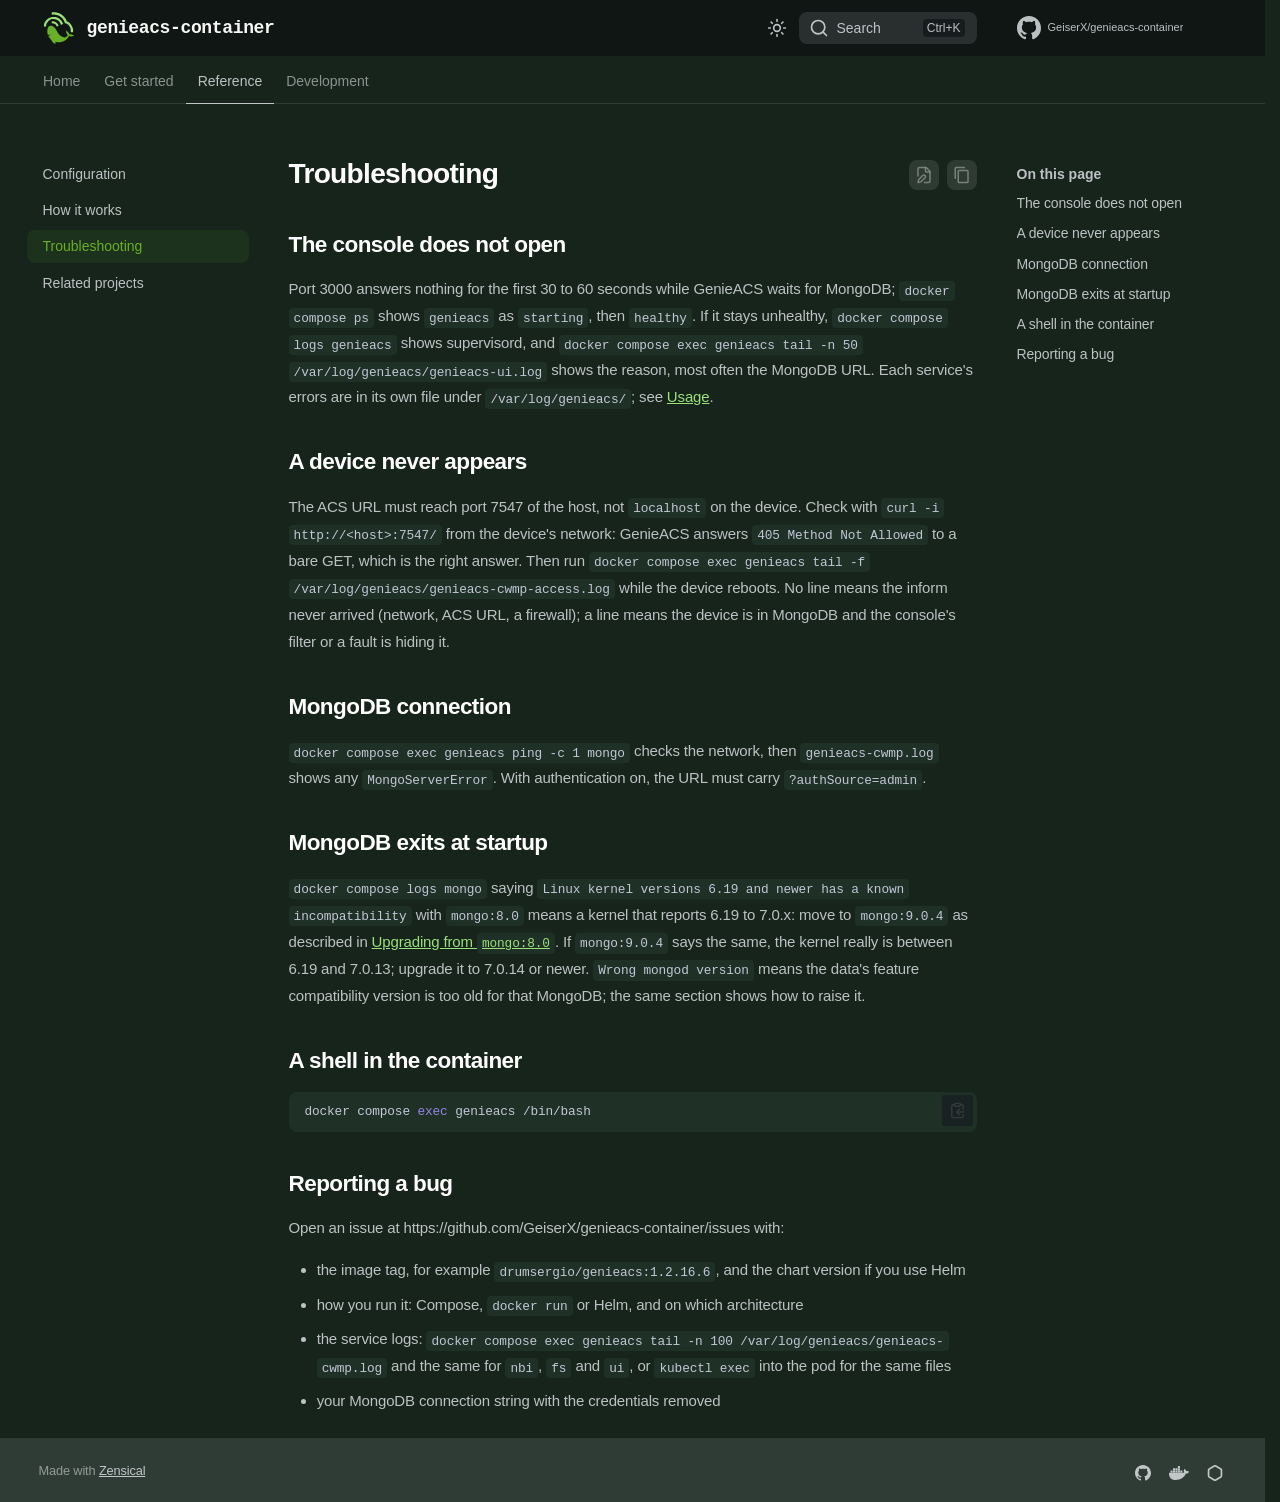
<file: troubleshooting/index.html>
<!doctype html>
<html lang="en" class="no-js">
  <head>
    
      <meta charset="utf-8">
      <meta name="viewport" content="width=device-width,initial-scale=1">
      
        <meta name="description" content="Docker image and Helm chart for GenieACS, the open-source TR-069 ACS. GenieACS and MongoDB on Docker Compose or Kubernetes.">
      
      
      
        <link rel="canonical" href="https://geiserx.github.io/genieacs-container/troubleshooting/">
      
      
      
        <link rel="describedby" href="../llms.txt">
        
          <link rel="alternate" type="text/markdown" href="./index.md">
        
      
      
        <link rel="prev" href="../how-it-works/">
      
      
        <link rel="next" href="../related/">
      
      
        
      
      
      <link rel="icon" href="../images/icon.svg">
      <meta name="generator" content="zensical-0.1.3">
    
    
      
        <title>Troubleshooting - genieacs-container</title>
      
    
    
      
        
      
      <link rel="stylesheet" href="../assets/stylesheets/modern/main.e2cf241e.min.css">
      
        
          
        
        <link rel="stylesheet" href="../assets/stylesheets/modern/palette.b60ce83d.min.css">
      
      
      


    
    
      
    
    
      
    
    
      <link rel="stylesheet" href="../stylesheets/theme.css">
    
    <script>__md_scope=new URL("..",location),__md_scope.pathname.endsWith("/")||(__md_scope=new URL(__md_scope.pathname+"/",location)),__md_hash=e=>[...e].reduce(((e,t)=>(e<<5)-e+t.charCodeAt(0)),0),__md_get=(e,t=localStorage,_=__md_scope)=>JSON.parse(t.getItem(_.pathname+"."+e)),__md_set=(e,t,_=localStorage,a=__md_scope)=>{try{_.setItem(a.pathname+"."+e,JSON.stringify(t))}catch(e){}},document.documentElement.setAttribute("data-platform",navigator.platform)</script>
    
      

    
    
  </head>
  
  
    
    
      
    
    
    
    
    <body dir="ltr" data-md-color-scheme="slate" data-md-color-primary="custom" data-md-color-accent="custom">
  
    
    <input class="md-toggle" data-md-toggle="drawer" type="checkbox" id="__drawer" autocomplete="off">
    <input class="md-toggle" data-md-toggle="search" type="checkbox" id="__search" autocomplete="off">
    <label class="md-overlay" for="__drawer" aria-hidden="true"></label>
    <div data-md-component="skip">
      <a href="#__skip" class="md-skip">
        Skip to content
      </a>
    </div>
    <div data-md-component="announce">
      
    </div>
    
    
      

<header class="md-header" data-md-component="header">
  <nav class="md-header__inner md-grid" aria-label="Header">
    <a href="./.." title="genieacs-container" class="md-header__button md-logo" aria-label="genieacs-container" data-md-component="logo">
      
  <img src="../images/logo.svg" alt="genieacs-container">

    </a>
    <label class="md-header__button md-icon" for="__drawer">
      
      <svg xmlns="http://www.w3.org/2000/svg" fill="none" stroke="currentColor" stroke-linecap="round" stroke-linejoin="round" stroke-width="2" class="lucide lucide-menu" viewBox="0 0 24 24"><path d="M4 5h16M4 12h16M4 19h16"/></svg>
      <span class="md-visually-hidden">Navigation</span>
    </label>
    <div class="md-header__title" data-md-component="header-title">
      <div class="md-header__ellipsis">
        <div class="md-header__topic">
          <span class="md-ellipsis">
            genieacs-container
          </span>
        </div>
        <div class="md-header__topic" data-md-component="header-topic">
          <span class="md-ellipsis">
            
              Troubleshooting
            
          </span>
        </div>
      </div>
    </div>
    
      
        <form class="md-header__option" data-md-component="palette">
  
    
    
    
    <input class="md-option" data-md-color-media="none" data-md-color-scheme="slate" data-md-color-primary="custom" data-md-color-accent="custom"  aria-label="Switch to light mode"  type="radio" name="__palette" id="__palette_0">
    
      <label class="md-header__button md-icon" title="Switch to light mode" for="__palette_1" hidden>
        <svg xmlns="http://www.w3.org/2000/svg" fill="none" stroke="currentColor" stroke-linecap="round" stroke-linejoin="round" stroke-width="2" class="lucide lucide-sun" viewBox="0 0 24 24"><circle cx="12" cy="12" r="4"/><path d="M12 2v2M12 20v2M4.93 4.93l1.41 1.41M17.66 17.66l1.41 1.41M2 12h2M20 12h2M6.34 17.66l-1.41 1.41M19.07 4.93l-1.41 1.41"/></svg>
      </label>
    
  
    
    
    
    <input class="md-option" data-md-color-media="none" data-md-color-scheme="default" data-md-color-primary="custom" data-md-color-accent="custom"  aria-label="Switch to dark mode"  type="radio" name="__palette" id="__palette_1">
    
      <label class="md-header__button md-icon" title="Switch to dark mode" for="__palette_0" hidden>
        <svg xmlns="http://www.w3.org/2000/svg" fill="none" stroke="currentColor" stroke-linecap="round" stroke-linejoin="round" stroke-width="2" class="lucide lucide-moon" viewBox="0 0 24 24"><path d="M20.985 12.486a9 9 0 1 1-9.473-9.472c.405-.022.617.46.402.803a6 6 0 0 0 8.268 8.268c.344-.215.825-.004.803.401"/></svg>
      </label>
    
  
</form>
      
    
    
      <script>var palette=__md_get("__palette");if(palette&&palette.color){if("(prefers-color-scheme)"===palette.color.media){var media=matchMedia("(prefers-color-scheme: light)"),input=document.querySelector(media.matches?"[data-md-color-media='(prefers-color-scheme: light)']":"[data-md-color-media='(prefers-color-scheme: dark)']");palette.color.media=input.getAttribute("data-md-color-media"),palette.color.scheme=input.getAttribute("data-md-color-scheme"),palette.color.primary=input.getAttribute("data-md-color-primary"),palette.color.accent=input.getAttribute("data-md-color-accent")}for(var[key,value]of Object.entries(palette.color))document.body.setAttribute("data-md-color-"+key,value)}</script>
    
    
    
      
      
        <label class="md-header__button md-icon" for="__search">
          
          <svg xmlns="http://www.w3.org/2000/svg" fill="none" stroke="currentColor" stroke-linecap="round" stroke-linejoin="round" stroke-width="2" class="lucide lucide-search" viewBox="0 0 24 24"><path d="m21 21-4.34-4.34"/><circle cx="11" cy="11" r="8"/></svg>
          <span class="md-visually-hidden">Search</span>
        </label>
        <div class="md-search" data-md-component="search" role="dialog" aria-label="Search">
  <button type="button" class="md-search__button">
    Search
  </button>
</div>
      
    
    <div class="md-header__source">
      
        <a href="https://github.com/GeiserX/genieacs-container" title="Go to repository" class="md-source" data-md-component="source">
  <div class="md-source__icon md-icon">
    
    <svg xmlns="http://www.w3.org/2000/svg" viewBox="0 0 512 512"><!--! Font Awesome Free 7.3.1 by @fontawesome - https://fontawesome.com License - https://fontawesome.com/license/free (Icons: CC BY 4.0, Fonts: SIL OFL 1.1, Code: MIT License) Copyright 2026 Fonticons, Inc.--><path fill="currentColor" d="M216.5 362.5c-66-8-112.5-55.5-112.5-117 0-25 9-52 24-70-6.5-16.5-5.5-51.5 2-66 20-2.5 47 8 63 22.5 19-6 39-9 63.5-9s44.5 3 62.5 8.5c15.5-14 43-24.5 63-22 7 13.5 8 48.5 1.5 65.5 16 19 24.5 44.5 24.5 70.5 0 61.5-46.5 108-113.5 116.5 17 11 28.5 35 28.5 62.5v52c0 15 12.5 23.5 27.5 17.5C441 459.5 512 369 512 257 512 115.5 397 0 255.5 0S0 115.5 0 257c0 111 70.5 203 165.5 237.5 13.5 5 26.5-4 26.5-17.5v-40c-7 3-16 5-24 5-33 0-52.5-18-66.5-51.5-5.5-13.5-11.5-21.5-23-23-6-.5-8-3-8-6 0-6 10-10.5 20-10.5 14.5 0 27 9 40 27.5 10 14.5 20.5 21 33 21s20.5-4.5 32-16c8.5-8.5 15-16 21-21"/></svg>
  </div>
  <div class="md-source__repository">
    GeiserX/genieacs-container
  </div>
</a>
      
    </div>
  </nav>
  
</header>
    
    <div class="md-container" data-md-component="container">
      
      
        
          
            
<nav class="md-tabs" aria-label="Tabs" data-md-component="tabs">
  <div class="md-grid">
    <ul class="md-tabs__list">
      
        
  
  
  
  
    <li class="md-tabs__item">
      <a href="./.." class="md-tabs__link">
        
  
  Home

      </a>
    </li>
  

      
        
  
  
  
  
    
      
    
    
    
      <li class="md-tabs__item">
        <a href="../getting-started/" class="md-tabs__link">
          
  
  Get started

        </a>
      </li>
    
  

      
        
  
  
  
    
  
  
    
      
    
    
    
      <li class="md-tabs__item md-tabs__item--active">
        <a href="../configuration/" class="md-tabs__link">
          
  
  Reference

        </a>
      </li>
    
  

      
        
  
  
  
  
    <li class="md-tabs__item">
      <a href="../development/" class="md-tabs__link">
        
  
  Development

      </a>
    </li>
  

      
    </ul>
  </div>
</nav>
          
        
      
      <main class="md-main" data-md-component="main">
        <div class="md-main__inner md-grid">
          
            
              
              <div class="md-sidebar md-sidebar--primary" data-md-component="sidebar" data-md-type="navigation" >
                <div class="md-sidebar__scrollwrap">
                  <div class="md-sidebar__inner">
                    


  


<nav class="md-nav md-nav--primary md-nav--lifted" aria-label="Navigation" data-md-level="0">
  <label class="md-nav__title" for="__drawer">
    <a href="./.." title="genieacs-container" class="md-nav__button md-logo" aria-label="genieacs-container" data-md-component="logo">
      
  <img src="../images/logo.svg" alt="genieacs-container">

    </a>
    genieacs-container
  </label>
  
    <div class="md-nav__source">
      <a href="https://github.com/GeiserX/genieacs-container" title="Go to repository" class="md-source" data-md-component="source">
  <div class="md-source__icon md-icon">
    
    <svg xmlns="http://www.w3.org/2000/svg" viewBox="0 0 512 512"><!--! Font Awesome Free 7.3.1 by @fontawesome - https://fontawesome.com License - https://fontawesome.com/license/free (Icons: CC BY 4.0, Fonts: SIL OFL 1.1, Code: MIT License) Copyright 2026 Fonticons, Inc.--><path fill="currentColor" d="M216.5 362.5c-66-8-112.5-55.5-112.5-117 0-25 9-52 24-70-6.5-16.5-5.5-51.5 2-66 20-2.5 47 8 63 22.5 19-6 39-9 63.5-9s44.5 3 62.5 8.5c15.5-14 43-24.5 63-22 7 13.5 8 48.5 1.5 65.5 16 19 24.5 44.5 24.5 70.5 0 61.5-46.5 108-113.5 116.5 17 11 28.5 35 28.5 62.5v52c0 15 12.5 23.5 27.5 17.5C441 459.5 512 369 512 257 512 115.5 397 0 255.5 0S0 115.5 0 257c0 111 70.5 203 165.5 237.5 13.5 5 26.5-4 26.5-17.5v-40c-7 3-16 5-24 5-33 0-52.5-18-66.5-51.5-5.5-13.5-11.5-21.5-23-23-6-.5-8-3-8-6 0-6 10-10.5 20-10.5 14.5 0 27 9 40 27.5 10 14.5 20.5 21 33 21s20.5-4.5 32-16c8.5-8.5 15-16 21-21"/></svg>
  </div>
  <div class="md-source__repository">
    GeiserX/genieacs-container
  </div>
</a>
    </div>
  
  <ul class="md-nav__list" data-md-scrollfix>
    
      
      
  
  
  
  
    <li class="md-nav__item">
      <a href="./.." class="md-nav__link">
        
  
  
  <span class="md-ellipsis">
    
  
  Home

    
  </span>
  
  

      </a>
    </li>
  

    
      
      
  
  
  
  
    
    
    
    
      
      
        
      
    
    
    <li class="md-nav__item md-nav__item--nested">
      
        
        
          
        
        <input class="md-nav__toggle md-toggle md-toggle--indeterminate" type="checkbox" id="__nav_2" >
        
          
          <label class="md-nav__link" for="__nav_2" id="__nav_2_label" tabindex="0">
            
  
  
  <span class="md-ellipsis">
    
  
  Get started

    
  </span>
  
  

            <span class="md-nav__icon md-icon"></span>
          </label>
        
        
          <nav class="md-nav" data-md-level="1" aria-labelledby="__nav_2_label" aria-expanded="false">
            <label class="md-nav__title" for="__nav_2">
              <span class="md-nav__icon md-icon"></span>
              
  
  Get started

            </label>
            <ul class="md-nav__list" data-md-scrollfix>
              
                
                  
  
  
  
  
    <li class="md-nav__item">
      <a href="../getting-started/" class="md-nav__link">
        
  
  
  <span class="md-ellipsis">
    
  
  Getting started

    
  </span>
  
  

      </a>
    </li>
  

                
              
                
                  
  
  
  
  
    <li class="md-nav__item">
      <a href="../first-device/" class="md-nav__link">
        
  
  
  <span class="md-ellipsis">
    
  
  Your first device

    
  </span>
  
  

      </a>
    </li>
  

                
              
                
                  
  
  
  
  
    <li class="md-nav__item">
      <a href="../usage/" class="md-nav__link">
        
  
  
  <span class="md-ellipsis">
    
  
  Usage

    
  </span>
  
  

      </a>
    </li>
  

                
              
            </ul>
          </nav>
        
      
    </li>
  

    
      
      
  
  
    
  
  
  
    
    
    
    
      
        
        
      
      
        
      
    
    
    <li class="md-nav__item md-nav__item--active md-nav__item--section md-nav__item--nested">
      
        
        
        <input class="md-nav__toggle md-toggle " type="checkbox" id="__nav_3" checked>
        
          
          <label class="md-nav__link" for="__nav_3" id="__nav_3_label" tabindex="">
            
  
  
  <span class="md-ellipsis">
    
  
  Reference

    
  </span>
  
  

            <span class="md-nav__icon md-icon"></span>
          </label>
        
        
          <nav class="md-nav" data-md-level="1" aria-labelledby="__nav_3_label" aria-expanded="true">
            <label class="md-nav__title" for="__nav_3">
              <span class="md-nav__icon md-icon"></span>
              
  
  Reference

            </label>
            <ul class="md-nav__list" data-md-scrollfix>
              
                
                  
  
  
  
  
    <li class="md-nav__item">
      <a href="../configuration/" class="md-nav__link">
        
  
  
  <span class="md-ellipsis">
    
  
  Configuration

    
  </span>
  
  

      </a>
    </li>
  

                
              
                
                  
  
  
  
  
    <li class="md-nav__item">
      <a href="../how-it-works/" class="md-nav__link">
        
  
  
  <span class="md-ellipsis">
    
  
  How it works

    
  </span>
  
  

      </a>
    </li>
  

                
              
                
                  
  
  
    
  
  
  
    <li class="md-nav__item md-nav__item--active">
      
      
      
      
        
      
      
        <label class="md-nav__link md-nav__link--active" for="__toc">
          
  
  
  <span class="md-ellipsis">
    
  
  Troubleshooting

    
  </span>
  
  

          <span class="md-nav__icon md-icon"></span>
        </label>
      
      <a href="././" class="md-nav__link md-nav__link--active">
        
  
  
  <span class="md-ellipsis">
    
  
  Troubleshooting

    
  </span>
  
  

      </a>
      
        


<nav class="md-nav md-nav--secondary" aria-label="On this page">
  
  
  
    
  
  
    <label class="md-nav__title" for="__toc">
      <span class="md-nav__icon md-icon"></span>
      On this page
    </label>
    <ul class="md-nav__list" data-md-component="toc" data-md-scrollfix>
      
        <li class="md-nav__item">
  <a href="#the-console-does-not-open" class="md-nav__link">
    <span class="md-ellipsis">
      <span class="md-typeset">
        The console does not open
      </span>
    </span>
  </a>
  
</li>
      
        <li class="md-nav__item">
  <a href="#a-device-never-appears" class="md-nav__link">
    <span class="md-ellipsis">
      <span class="md-typeset">
        A device never appears
      </span>
    </span>
  </a>
  
</li>
      
        <li class="md-nav__item">
  <a href="#mongodb-connection" class="md-nav__link">
    <span class="md-ellipsis">
      <span class="md-typeset">
        MongoDB connection
      </span>
    </span>
  </a>
  
</li>
      
        <li class="md-nav__item">
  <a href="#mongodb-exits-at-startup" class="md-nav__link">
    <span class="md-ellipsis">
      <span class="md-typeset">
        MongoDB exits at startup
      </span>
    </span>
  </a>
  
</li>
      
        <li class="md-nav__item">
  <a href="#a-shell-in-the-container" class="md-nav__link">
    <span class="md-ellipsis">
      <span class="md-typeset">
        A shell in the container
      </span>
    </span>
  </a>
  
</li>
      
        <li class="md-nav__item">
  <a href="#reporting-a-bug" class="md-nav__link">
    <span class="md-ellipsis">
      <span class="md-typeset">
        Reporting a bug
      </span>
    </span>
  </a>
  
</li>
      
    </ul>
  
</nav>
      
    </li>
  

                
              
                
                  
  
  
  
  
    <li class="md-nav__item">
      <a href="../related/" class="md-nav__link">
        
  
  
  <span class="md-ellipsis">
    
  
  Related projects

    
  </span>
  
  

      </a>
    </li>
  

                
              
            </ul>
          </nav>
        
      
    </li>
  

    
      
      
  
  
  
  
    <li class="md-nav__item">
      <a href="../development/" class="md-nav__link">
        
  
  
  <span class="md-ellipsis">
    
  
  Development

    
  </span>
  
  

      </a>
    </li>
  

    
  </ul>
</nav>
                  </div>
                </div>
              </div>
            
            
              
              <div class="md-sidebar md-sidebar--secondary" data-md-component="sidebar" data-md-type="toc" >
                <div class="md-sidebar__scrollwrap">
                  
                    
                    
                    
                      
                    
                    
                      <input class="md-nav__toggle md-toggle" type="checkbox" id="__toc">
                      <div class="md-sidebar-button__wrapper">
                        <label class="md-sidebar-button" for="__toc"></label>
                      </div>
                    
                  
                  <div class="md-sidebar__inner">
                    


<nav class="md-nav md-nav--secondary" aria-label="On this page">
  
  
  
    
  
  
    <label class="md-nav__title" for="__toc">
      <span class="md-nav__icon md-icon"></span>
      On this page
    </label>
    <ul class="md-nav__list" data-md-component="toc" data-md-scrollfix>
      
        <li class="md-nav__item">
  <a href="#the-console-does-not-open" class="md-nav__link">
    <span class="md-ellipsis">
      <span class="md-typeset">
        The console does not open
      </span>
    </span>
  </a>
  
</li>
      
        <li class="md-nav__item">
  <a href="#a-device-never-appears" class="md-nav__link">
    <span class="md-ellipsis">
      <span class="md-typeset">
        A device never appears
      </span>
    </span>
  </a>
  
</li>
      
        <li class="md-nav__item">
  <a href="#mongodb-connection" class="md-nav__link">
    <span class="md-ellipsis">
      <span class="md-typeset">
        MongoDB connection
      </span>
    </span>
  </a>
  
</li>
      
        <li class="md-nav__item">
  <a href="#mongodb-exits-at-startup" class="md-nav__link">
    <span class="md-ellipsis">
      <span class="md-typeset">
        MongoDB exits at startup
      </span>
    </span>
  </a>
  
</li>
      
        <li class="md-nav__item">
  <a href="#a-shell-in-the-container" class="md-nav__link">
    <span class="md-ellipsis">
      <span class="md-typeset">
        A shell in the container
      </span>
    </span>
  </a>
  
</li>
      
        <li class="md-nav__item">
  <a href="#reporting-a-bug" class="md-nav__link">
    <span class="md-ellipsis">
      <span class="md-typeset">
        Reporting a bug
      </span>
    </span>
  </a>
  
</li>
      
    </ul>
  
</nav>
                  </div>
                </div>
              </div>
            
          
          
            <div class="md-content" data-md-component="content">
              
              <article class="md-content__inner md-typeset">
                <a id="__skip" tabindex="-1"></a>
                
                  
  <button type="button" title="Copy as Markdown" aria-label="Copy as Markdown" class="md-content__button md-icon" data-md-copy-url="./index.md">
    
    <svg xmlns="http://www.w3.org/2000/svg" viewBox="0 0 24 24"><path d="M19 21H8V7h11m0-2H8a2 2 0 0 0-2 2v14a2 2 0 0 0 2 2h11a2 2 0 0 0 2-2V7a2 2 0 0 0-2-2m-3-4H4a2 2 0 0 0-2 2v14h2V3h12z"/></svg>
  </button>


  
    <a href="https://github.com/GeiserX/genieacs-container/edit/main/docs/troubleshooting.md" title="Edit this page" class="md-content__button md-icon" rel="edit">
      
      <svg xmlns="http://www.w3.org/2000/svg" fill="none" stroke="currentColor" stroke-linecap="round" stroke-linejoin="round" stroke-width="2" class="lucide lucide-file-pen" viewBox="0 0 24 24"><path d="M12.659 22H18a2 2 0 0 0 2-2V8a2.4 2.4 0 0 0-.706-1.706l-3.588-3.588A2.4 2.4 0 0 0 14 2H6a2 2 0 0 0-2 2v9.34"/><path d="M14 2v5a1 1 0 0 0 1 1h5M10.378 12.622a1 1 0 0 1 3 3.003L8.36 20.637a2 2 0 0 1-.854.506l-2.867.837a.5.5 0 0 1-.62-.62l.836-2.869a2 2 0 0 1 .506-.853z"/></svg>
    </a>
  
  


<h1 id="troubleshooting">Troubleshooting<a class="headerlink" href="#troubleshooting" title="Permanent link">&para;</a></h1>
<h2 id="the-console-does-not-open">The console does not open<a class="headerlink" href="#the-console-does-not-open" title="Permanent link">&para;</a></h2>
<p>Port 3000 answers nothing for the first 30 to 60 seconds while GenieACS waits for MongoDB;
<code>docker compose ps</code> shows <code>genieacs</code> as <code>starting</code>, then <code>healthy</code>. If it stays unhealthy,
<code>docker compose logs genieacs</code> shows supervisord, and
<code>docker compose exec genieacs tail -n 50 /var/log/genieacs/genieacs-ui.log</code> shows the reason, most often
the MongoDB URL. Each service's errors are in its own file under <code>/var/log/genieacs/</code>; see
<a href="../usage/#logs">Usage</a>.</p>
<h2 id="a-device-never-appears">A device never appears<a class="headerlink" href="#a-device-never-appears" title="Permanent link">&para;</a></h2>
<p>The ACS URL must reach port 7547 of the host, not <code>localhost</code> on the device. Check with
<code>curl -i http://&lt;host&gt;:7547/</code> from the device's network: GenieACS answers <code>405 Method Not Allowed</code> to a
bare GET, which is the right answer. Then run
<code>docker compose exec genieacs tail -f /var/log/genieacs/genieacs-cwmp-access.log</code> while the device
reboots. No line means the inform never arrived (network, ACS URL, a firewall); a line means the device is
in MongoDB and the console's filter or a fault is hiding it.</p>
<h2 id="mongodb-connection">MongoDB connection<a class="headerlink" href="#mongodb-connection" title="Permanent link">&para;</a></h2>
<p><code>docker compose exec genieacs ping -c 1 mongo</code> checks the network, then <code>genieacs-cwmp.log</code> shows any
<code>MongoServerError</code>. With authentication on, the URL must carry <code>?authSource=admin</code>.</p>
<h2 id="mongodb-exits-at-startup">MongoDB exits at startup<a class="headerlink" href="#mongodb-exits-at-startup" title="Permanent link">&para;</a></h2>
<p><code>docker compose logs mongo</code> saying <code>Linux kernel versions 6.19 and newer has a known incompatibility</code>
with <code>mongo:8.0</code> means a kernel that reports 6.19 to 7.0.x: move to <code>mongo:9.0.4</code> as described in
<a href="../getting-started/#upgrading-from-mongo80">Upgrading from <code>mongo:8.0</code></a>. If <code>mongo:9.0.4</code> says the same,
the kernel really is between 6.19 and 7.0.13; upgrade it to 7.0.14 or newer.
<code>Wrong mongod version</code> means the data's feature compatibility version is too old for that MongoDB; the
same section shows how to raise it.</p>
<h2 id="a-shell-in-the-container">A shell in the container<a class="headerlink" href="#a-shell-in-the-container" title="Permanent link">&para;</a></h2>
<div class="highlight"><pre><span></span><code><a id="__codelineno-0-1" name="__codelineno-0-1" href="#__codelineno-0-1"></a>docker<span class="w"> </span>compose<span class="w"> </span><span class="nb">exec</span><span class="w"> </span>genieacs<span class="w"> </span>/bin/bash
</code></pre></div>
<h2 id="reporting-a-bug">Reporting a bug<a class="headerlink" href="#reporting-a-bug" title="Permanent link">&para;</a></h2>
<p>Open an issue at https://github.com/GeiserX/genieacs-container/issues with:</p>
<ul>
<li>the image tag, for example <code>drumsergio/genieacs:1.2.16.6</code>, and the chart version if you use Helm</li>
<li>how you run it: Compose, <code>docker run</code> or Helm, and on which architecture</li>
<li>the service logs: <code>docker compose exec genieacs tail -n 100 /var/log/genieacs/genieacs-cwmp.log</code> and the
  same for <code>nbi</code>, <code>fs</code> and <code>ui</code>, or <code>kubectl exec</code> into the pod for the same files</li>
<li>your MongoDB connection string with the credentials removed</li>
</ul>














                
              </article>
            </div>
          
          
<script>var target=document.getElementById(location.hash.slice(1));target&&target.name&&(target.checked=target.name.startsWith("__tabbed_"))</script>
        </div>
        
          <button type="button" class="md-top md-icon" data-md-component="top" hidden>
  
  <svg xmlns="http://www.w3.org/2000/svg" fill="none" stroke="currentColor" stroke-linecap="round" stroke-linejoin="round" stroke-width="2" class="lucide lucide-circle-arrow-up" viewBox="0 0 24 24"><circle cx="12" cy="12" r="10"/><path d="m16 12-4-4-4 4M12 16V8"/></svg>
  Back to top
</button>
        
      </main>
      
        <footer class="md-footer">
  
  <div class="md-footer-meta md-typeset">
    <div class="md-footer-meta__inner md-grid">
      <div class="md-copyright">
  
  
    Made with
    <a href="https://zensical.org/" target="_blank" rel="noopener">
      Zensical
    </a>
  
</div>
      
        
<div class="md-social">
  
    
    
    
    
      
      
    
    <a href="https://github.com/GeiserX/genieacs-container" target="_blank" rel="noopener" title="github.com" class="md-social__link">
      <svg xmlns="http://www.w3.org/2000/svg" viewBox="0 0 512 512"><!--! Font Awesome Free 7.3.1 by @fontawesome - https://fontawesome.com License - https://fontawesome.com/license/free (Icons: CC BY 4.0, Fonts: SIL OFL 1.1, Code: MIT License) Copyright 2026 Fonticons, Inc.--><path fill="currentColor" d="M216.5 362.5c-66-8-112.5-55.5-112.5-117 0-25 9-52 24-70-6.5-16.5-5.5-51.5 2-66 20-2.5 47 8 63 22.5 19-6 39-9 63.5-9s44.5 3 62.5 8.5c15.5-14 43-24.5 63-22 7 13.5 8 48.5 1.5 65.5 16 19 24.5 44.5 24.5 70.5 0 61.5-46.5 108-113.5 116.5 17 11 28.5 35 28.5 62.5v52c0 15 12.5 23.5 27.5 17.5C441 459.5 512 369 512 257 512 115.5 397 0 255.5 0S0 115.5 0 257c0 111 70.5 203 165.5 237.5 13.5 5 26.5-4 26.5-17.5v-40c-7 3-16 5-24 5-33 0-52.5-18-66.5-51.5-5.5-13.5-11.5-21.5-23-23-6-.5-8-3-8-6 0-6 10-10.5 20-10.5 14.5 0 27 9 40 27.5 10 14.5 20.5 21 33 21s20.5-4.5 32-16c8.5-8.5 15-16 21-21"/></svg>
    </a>
  
    
    
    
    
      
      
    
    <a href="https://hub.docker.com/r/drumsergio/genieacs" target="_blank" rel="noopener" title="hub.docker.com" class="md-social__link">
      <svg xmlns="http://www.w3.org/2000/svg" viewBox="0 0 640 512"><!--! Font Awesome Free 7.3.1 by @fontawesome - https://fontawesome.com License - https://fontawesome.com/license/free (Icons: CC BY 4.0, Fonts: SIL OFL 1.1, Code: MIT License) Copyright 2026 Fonticons, Inc.--><path fill="currentColor" d="M349.9 236.3h-66.1v-59.4h66.1zm0-204.3h-66.1v60.7h66.1zm78.2 144.8H362v59.4h66.1zm-156.3-72.1h-66.1v60.1h66.1zm78.1 0h-66.1v60.1h66.1zm276.8 100c-14.4-9.7-47.6-13.2-73.1-8.4-3.3-24-16.7-44.9-41.1-63.7l-14-9.3-9.3 14c-18.4 27.8-23.4 73.6-3.7 103.8-8.7 4.7-25.8 11.1-48.4 10.7H2.4c-8.7 50.8 5.8 116.8 44 162.1 37.1 43.9 92.7 66.2 165.4 66.2 157.4 0 273.9-72.5 328.4-204.2 21.4.4 67.6.1 91.3-45.2 1.5-2.5 6.6-13.2 8.5-17.1zm-511.1-27.9h-66v59.4h66.1v-59.4zm78.1 0h-66.1v59.4h66.1zm78.1 0h-66.1v59.4h66.1zm-78.1-72.1h-66.1v60.1h66.1z"/></svg>
    </a>
  
    
    
    
    
      
      
    
    <a href="https://artifacthub.io/packages/helm/genieacs/genieacs" target="_blank" rel="noopener" title="artifacthub.io" class="md-social__link">
      <svg xmlns="http://www.w3.org/2000/svg" viewBox="0 0 24 24"><title>Artifact Hub</title><path d="M12 24a3.43 3.43 0 0 1-1.78-.5l-7.51-4.292A3.4 3.4 0 0 1 1.07 16.3V7.73c0-1.253.636-2.37 1.76-3.01L10.25.479a3.43 3.43 0 0 1 3.496.001l7.42 4.238a3.4 3.4 0 0 1 1.762 3.01v8.582c0 .967-.443 2.164-1.637 2.898l-7.51 4.292c-.564.344-1.199.5-1.782.5zm-.5-21.347-7.545 4.31c-.2.156-.379.368-.379.767l.001 8.67a.96.96 0 0 0 .373.635l7.56 4.316c.266.172.664.21.985 0l7.518-4.296a.92.92 0 0 0 .41-.654V7.73a.92.92 0 0 0-.377-.766L12.5 2.652a.91.91 0 0 0-1 .001"/></svg>
    </a>
  
</div>
      
    </div>
  </div>
</footer>
      
    </div>
    <div class="md-dialog" data-md-component="dialog" role="status" aria-atomic="true">
      <div class="md-dialog__inner md-typeset"></div>
    </div>
    
      
<div class="md-progress" data-md-component="progress" role="progressbar" aria-label="Loading"></div>
    
    
    
      
      
      
      
        
        
      <script id="__config" type="application/json">{"annotate":null,"base":"..","features":["navigation.tabs","navigation.sections","navigation.expand","navigation.top","content.code.copy","content.action.edit","search.highlight","toc.follow","navigation.instant","navigation.instant.progress","content.action.copy"],"redirect":null,"search":"../assets/javascripts/workers/search.719e0d91.min.js","tags":null,"translations":{"clipboard.copied":"Copied to clipboard","clipboard.copy":"Copy to clipboard","clipboard.error":"Could not copy to clipboard","search.result.more.one":"1 more on this page","search.result.more.other":"# more on this page","search.result.none":"No matching documents","search.result.one":"1 matching document","search.result.other":"# matching documents","search.result.placeholder":"Type to start searching","search.result.term.missing":"Missing","select.version":"Select version"},"version":null}</script>
    
    
      <script src="../assets/javascripts/bundle.9e76c64c.min.js"></script>
      
      
    
  </body>
</html>
</file>
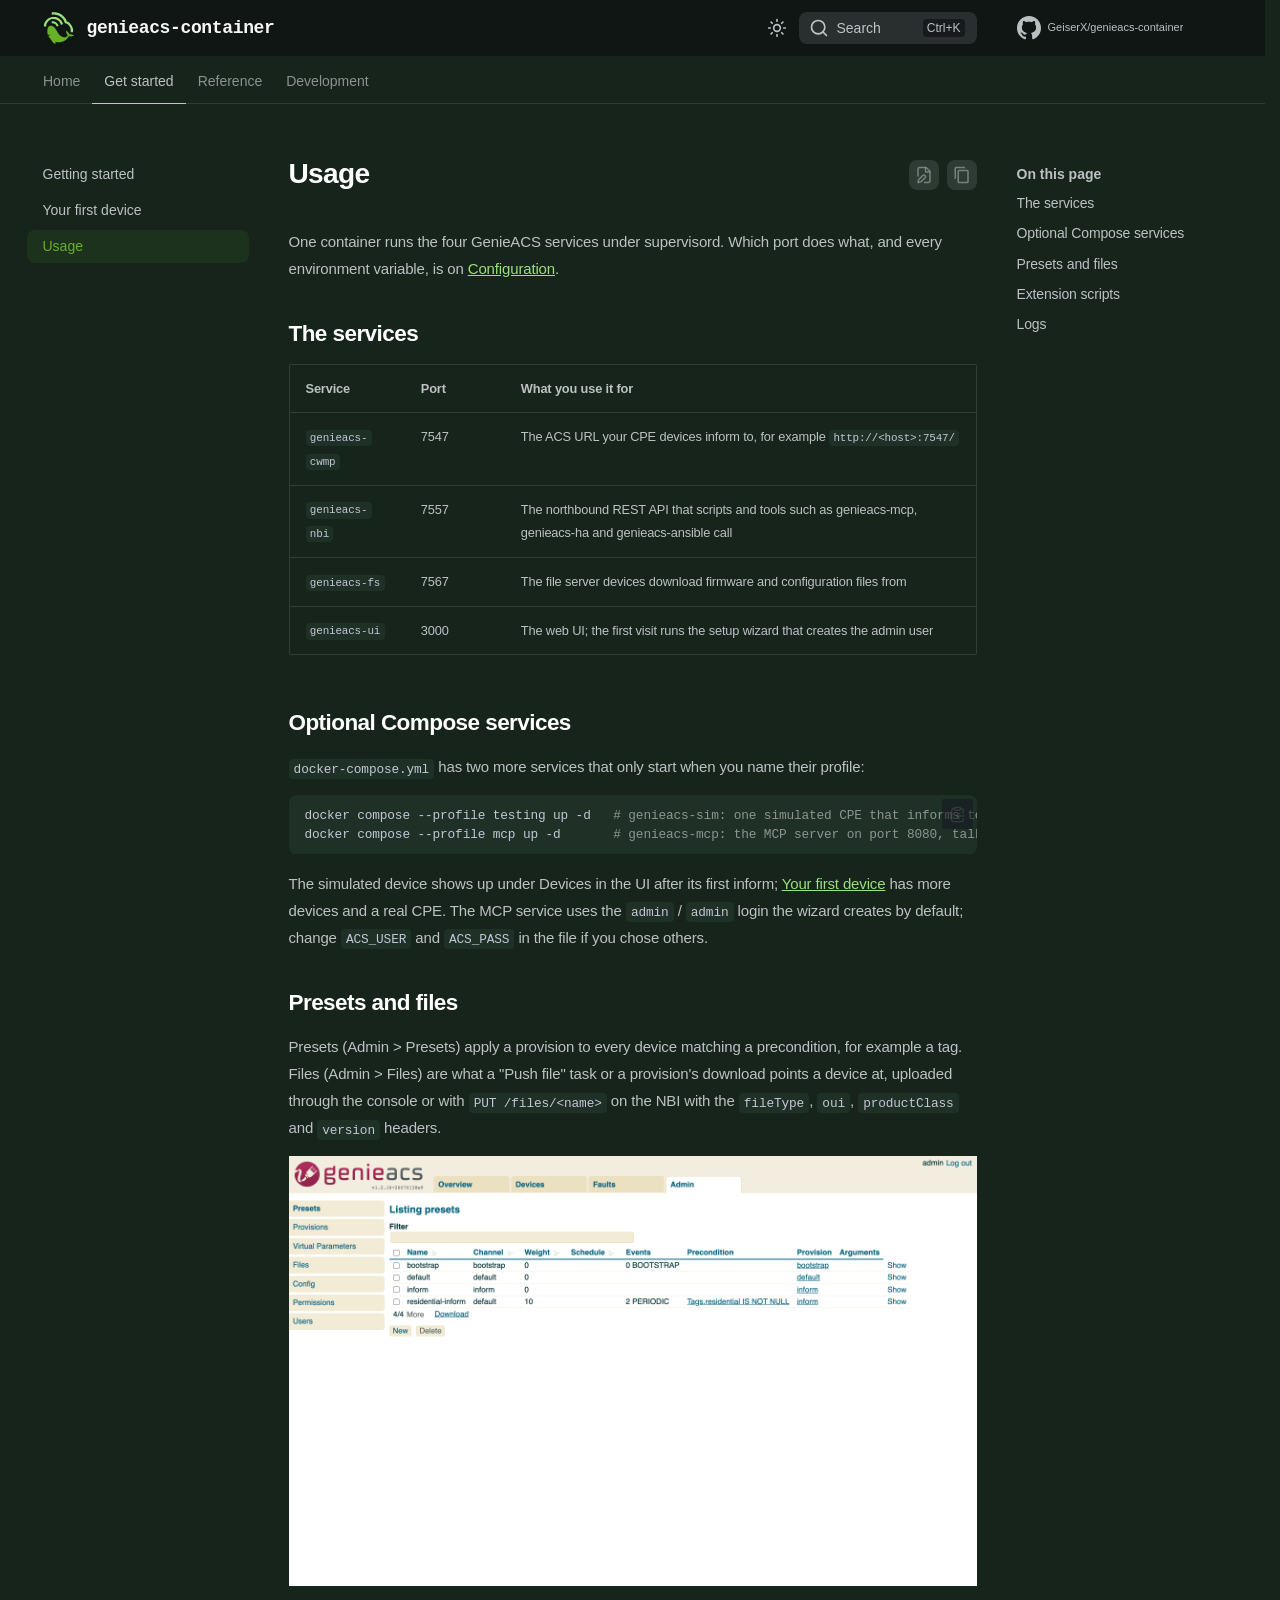
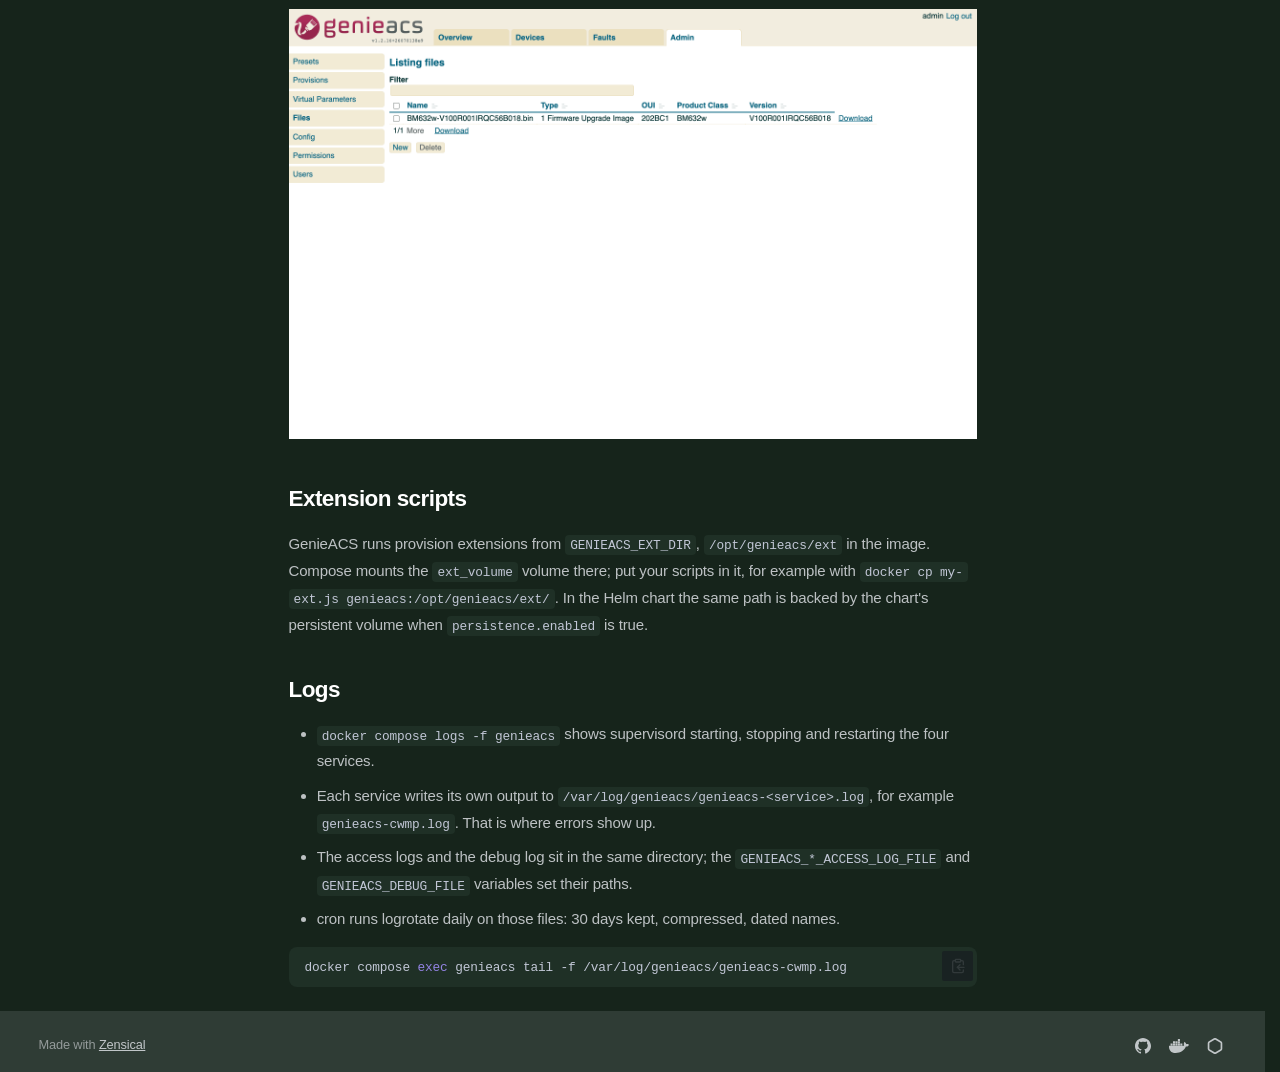
<file: usage/index.html>
<!doctype html>
<html lang="en" class="no-js">
  <head>
    
      <meta charset="utf-8">
      <meta name="viewport" content="width=device-width,initial-scale=1">
      
        <meta name="description" content="Docker image and Helm chart for GenieACS, the open-source TR-069 ACS. GenieACS and MongoDB on Docker Compose or Kubernetes.">
      
      
      
        <link rel="canonical" href="https://geiserx.github.io/genieacs-container/usage/">
      
      
      
        <link rel="describedby" href="../llms.txt">
        
          <link rel="alternate" type="text/markdown" href="./index.md">
        
      
      
        <link rel="prev" href="../first-device/">
      
      
        <link rel="next" href="../configuration/">
      
      
        
      
      
      <link rel="icon" href="../images/icon.svg">
      <meta name="generator" content="zensical-0.1.3">
    
    
      
        <title>Usage - genieacs-container</title>
      
    
    
      
        
      
      <link rel="stylesheet" href="../assets/stylesheets/modern/main.e2cf241e.min.css">
      
        
          
        
        <link rel="stylesheet" href="../assets/stylesheets/modern/palette.b60ce83d.min.css">
      
      
      


    
    
      
    
    
      
    
    
      <link rel="stylesheet" href="../stylesheets/theme.css">
    
    <script>__md_scope=new URL("..",location),__md_scope.pathname.endsWith("/")||(__md_scope=new URL(__md_scope.pathname+"/",location)),__md_hash=e=>[...e].reduce(((e,t)=>(e<<5)-e+t.charCodeAt(0)),0),__md_get=(e,t=localStorage,_=__md_scope)=>JSON.parse(t.getItem(_.pathname+"."+e)),__md_set=(e,t,_=localStorage,a=__md_scope)=>{try{_.setItem(a.pathname+"."+e,JSON.stringify(t))}catch(e){}},document.documentElement.setAttribute("data-platform",navigator.platform)</script>
    
      

    
    
  </head>
  
  
    
    
      
    
    
    
    
    <body dir="ltr" data-md-color-scheme="slate" data-md-color-primary="custom" data-md-color-accent="custom">
  
    
    <input class="md-toggle" data-md-toggle="drawer" type="checkbox" id="__drawer" autocomplete="off">
    <input class="md-toggle" data-md-toggle="search" type="checkbox" id="__search" autocomplete="off">
    <label class="md-overlay" for="__drawer" aria-hidden="true"></label>
    <div data-md-component="skip">
      <a href="#__skip" class="md-skip">
        Skip to content
      </a>
    </div>
    <div data-md-component="announce">
      
    </div>
    
    
      

<header class="md-header" data-md-component="header">
  <nav class="md-header__inner md-grid" aria-label="Header">
    <a href="./.." title="genieacs-container" class="md-header__button md-logo" aria-label="genieacs-container" data-md-component="logo">
      
  <img src="../images/logo.svg" alt="genieacs-container">

    </a>
    <label class="md-header__button md-icon" for="__drawer">
      
      <svg xmlns="http://www.w3.org/2000/svg" fill="none" stroke="currentColor" stroke-linecap="round" stroke-linejoin="round" stroke-width="2" class="lucide lucide-menu" viewBox="0 0 24 24"><path d="M4 5h16M4 12h16M4 19h16"/></svg>
      <span class="md-visually-hidden">Navigation</span>
    </label>
    <div class="md-header__title" data-md-component="header-title">
      <div class="md-header__ellipsis">
        <div class="md-header__topic">
          <span class="md-ellipsis">
            genieacs-container
          </span>
        </div>
        <div class="md-header__topic" data-md-component="header-topic">
          <span class="md-ellipsis">
            
              Usage
            
          </span>
        </div>
      </div>
    </div>
    
      
        <form class="md-header__option" data-md-component="palette">
  
    
    
    
    <input class="md-option" data-md-color-media="none" data-md-color-scheme="slate" data-md-color-primary="custom" data-md-color-accent="custom"  aria-label="Switch to light mode"  type="radio" name="__palette" id="__palette_0">
    
      <label class="md-header__button md-icon" title="Switch to light mode" for="__palette_1" hidden>
        <svg xmlns="http://www.w3.org/2000/svg" fill="none" stroke="currentColor" stroke-linecap="round" stroke-linejoin="round" stroke-width="2" class="lucide lucide-sun" viewBox="0 0 24 24"><circle cx="12" cy="12" r="4"/><path d="M12 2v2M12 20v2M4.93 4.93l1.41 1.41M17.66 17.66l1.41 1.41M2 12h2M20 12h2M6.34 17.66l-1.41 1.41M19.07 4.93l-1.41 1.41"/></svg>
      </label>
    
  
    
    
    
    <input class="md-option" data-md-color-media="none" data-md-color-scheme="default" data-md-color-primary="custom" data-md-color-accent="custom"  aria-label="Switch to dark mode"  type="radio" name="__palette" id="__palette_1">
    
      <label class="md-header__button md-icon" title="Switch to dark mode" for="__palette_0" hidden>
        <svg xmlns="http://www.w3.org/2000/svg" fill="none" stroke="currentColor" stroke-linecap="round" stroke-linejoin="round" stroke-width="2" class="lucide lucide-moon" viewBox="0 0 24 24"><path d="M20.985 12.486a9 9 0 1 1-9.473-9.472c.405-.022.617.46.402.803a6 6 0 0 0 8.268 8.268c.344-.215.825-.004.803.401"/></svg>
      </label>
    
  
</form>
      
    
    
      <script>var palette=__md_get("__palette");if(palette&&palette.color){if("(prefers-color-scheme)"===palette.color.media){var media=matchMedia("(prefers-color-scheme: light)"),input=document.querySelector(media.matches?"[data-md-color-media='(prefers-color-scheme: light)']":"[data-md-color-media='(prefers-color-scheme: dark)']");palette.color.media=input.getAttribute("data-md-color-media"),palette.color.scheme=input.getAttribute("data-md-color-scheme"),palette.color.primary=input.getAttribute("data-md-color-primary"),palette.color.accent=input.getAttribute("data-md-color-accent")}for(var[key,value]of Object.entries(palette.color))document.body.setAttribute("data-md-color-"+key,value)}</script>
    
    
    
      
      
        <label class="md-header__button md-icon" for="__search">
          
          <svg xmlns="http://www.w3.org/2000/svg" fill="none" stroke="currentColor" stroke-linecap="round" stroke-linejoin="round" stroke-width="2" class="lucide lucide-search" viewBox="0 0 24 24"><path d="m21 21-4.34-4.34"/><circle cx="11" cy="11" r="8"/></svg>
          <span class="md-visually-hidden">Search</span>
        </label>
        <div class="md-search" data-md-component="search" role="dialog" aria-label="Search">
  <button type="button" class="md-search__button">
    Search
  </button>
</div>
      
    
    <div class="md-header__source">
      
        <a href="https://github.com/GeiserX/genieacs-container" title="Go to repository" class="md-source" data-md-component="source">
  <div class="md-source__icon md-icon">
    
    <svg xmlns="http://www.w3.org/2000/svg" viewBox="0 0 512 512"><!--! Font Awesome Free 7.3.1 by @fontawesome - https://fontawesome.com License - https://fontawesome.com/license/free (Icons: CC BY 4.0, Fonts: SIL OFL 1.1, Code: MIT License) Copyright 2026 Fonticons, Inc.--><path fill="currentColor" d="M216.5 362.5c-66-8-112.5-55.5-112.5-117 0-25 9-52 24-70-6.5-16.5-5.5-51.5 2-66 20-2.5 47 8 63 22.5 19-6 39-9 63.5-9s44.5 3 62.5 8.5c15.5-14 43-24.5 63-22 7 13.5 8 48.5 1.5 65.5 16 19 24.5 44.5 24.5 70.5 0 61.5-46.5 108-113.5 116.5 17 11 28.5 35 28.5 62.5v52c0 15 12.5 23.5 27.5 17.5C441 459.5 512 369 512 257 512 115.5 397 0 255.5 0S0 115.5 0 257c0 111 70.5 203 165.5 237.5 13.5 5 26.5-4 26.5-17.5v-40c-7 3-16 5-24 5-33 0-52.5-18-66.5-51.5-5.5-13.5-11.5-21.5-23-23-6-.5-8-3-8-6 0-6 10-10.5 20-10.5 14.5 0 27 9 40 27.5 10 14.5 20.5 21 33 21s20.5-4.5 32-16c8.5-8.5 15-16 21-21"/></svg>
  </div>
  <div class="md-source__repository">
    GeiserX/genieacs-container
  </div>
</a>
      
    </div>
  </nav>
  
</header>
    
    <div class="md-container" data-md-component="container">
      
      
        
          
            
<nav class="md-tabs" aria-label="Tabs" data-md-component="tabs">
  <div class="md-grid">
    <ul class="md-tabs__list">
      
        
  
  
  
  
    <li class="md-tabs__item">
      <a href="./.." class="md-tabs__link">
        
  
  Home

      </a>
    </li>
  

      
        
  
  
  
    
  
  
    
      
    
    
    
      <li class="md-tabs__item md-tabs__item--active">
        <a href="../getting-started/" class="md-tabs__link">
          
  
  Get started

        </a>
      </li>
    
  

      
        
  
  
  
  
    
      
    
    
    
      <li class="md-tabs__item">
        <a href="../configuration/" class="md-tabs__link">
          
  
  Reference

        </a>
      </li>
    
  

      
        
  
  
  
  
    <li class="md-tabs__item">
      <a href="../development/" class="md-tabs__link">
        
  
  Development

      </a>
    </li>
  

      
    </ul>
  </div>
</nav>
          
        
      
      <main class="md-main" data-md-component="main">
        <div class="md-main__inner md-grid">
          
            
              
              <div class="md-sidebar md-sidebar--primary" data-md-component="sidebar" data-md-type="navigation" >
                <div class="md-sidebar__scrollwrap">
                  <div class="md-sidebar__inner">
                    


  


<nav class="md-nav md-nav--primary md-nav--lifted" aria-label="Navigation" data-md-level="0">
  <label class="md-nav__title" for="__drawer">
    <a href="./.." title="genieacs-container" class="md-nav__button md-logo" aria-label="genieacs-container" data-md-component="logo">
      
  <img src="../images/logo.svg" alt="genieacs-container">

    </a>
    genieacs-container
  </label>
  
    <div class="md-nav__source">
      <a href="https://github.com/GeiserX/genieacs-container" title="Go to repository" class="md-source" data-md-component="source">
  <div class="md-source__icon md-icon">
    
    <svg xmlns="http://www.w3.org/2000/svg" viewBox="0 0 512 512"><!--! Font Awesome Free 7.3.1 by @fontawesome - https://fontawesome.com License - https://fontawesome.com/license/free (Icons: CC BY 4.0, Fonts: SIL OFL 1.1, Code: MIT License) Copyright 2026 Fonticons, Inc.--><path fill="currentColor" d="M216.5 362.5c-66-8-112.5-55.5-112.5-117 0-25 9-52 24-70-6.5-16.5-5.5-51.5 2-66 20-2.5 47 8 63 22.5 19-6 39-9 63.5-9s44.5 3 62.5 8.5c15.5-14 43-24.5 63-22 7 13.5 8 48.5 1.5 65.5 16 19 24.5 44.5 24.5 70.5 0 61.5-46.5 108-113.5 116.5 17 11 28.5 35 28.5 62.5v52c0 15 12.5 23.5 27.5 17.5C441 459.5 512 369 512 257 512 115.5 397 0 255.5 0S0 115.5 0 257c0 111 70.5 203 165.5 237.5 13.5 5 26.5-4 26.5-17.5v-40c-7 3-16 5-24 5-33 0-52.5-18-66.5-51.5-5.5-13.5-11.5-21.5-23-23-6-.5-8-3-8-6 0-6 10-10.5 20-10.5 14.5 0 27 9 40 27.5 10 14.5 20.5 21 33 21s20.5-4.5 32-16c8.5-8.5 15-16 21-21"/></svg>
  </div>
  <div class="md-source__repository">
    GeiserX/genieacs-container
  </div>
</a>
    </div>
  
  <ul class="md-nav__list" data-md-scrollfix>
    
      
      
  
  
  
  
    <li class="md-nav__item">
      <a href="./.." class="md-nav__link">
        
  
  
  <span class="md-ellipsis">
    
  
  Home

    
  </span>
  
  

      </a>
    </li>
  

    
      
      
  
  
    
  
  
  
    
    
    
    
      
        
        
      
      
        
      
    
    
    <li class="md-nav__item md-nav__item--active md-nav__item--section md-nav__item--nested">
      
        
        
        <input class="md-nav__toggle md-toggle " type="checkbox" id="__nav_2" checked>
        
          
          <label class="md-nav__link" for="__nav_2" id="__nav_2_label" tabindex="">
            
  
  
  <span class="md-ellipsis">
    
  
  Get started

    
  </span>
  
  

            <span class="md-nav__icon md-icon"></span>
          </label>
        
        
          <nav class="md-nav" data-md-level="1" aria-labelledby="__nav_2_label" aria-expanded="true">
            <label class="md-nav__title" for="__nav_2">
              <span class="md-nav__icon md-icon"></span>
              
  
  Get started

            </label>
            <ul class="md-nav__list" data-md-scrollfix>
              
                
                  
  
  
  
  
    <li class="md-nav__item">
      <a href="../getting-started/" class="md-nav__link">
        
  
  
  <span class="md-ellipsis">
    
  
  Getting started

    
  </span>
  
  

      </a>
    </li>
  

                
              
                
                  
  
  
  
  
    <li class="md-nav__item">
      <a href="../first-device/" class="md-nav__link">
        
  
  
  <span class="md-ellipsis">
    
  
  Your first device

    
  </span>
  
  

      </a>
    </li>
  

                
              
                
                  
  
  
    
  
  
  
    <li class="md-nav__item md-nav__item--active">
      
      
      
      
        
      
      
        <label class="md-nav__link md-nav__link--active" for="__toc">
          
  
  
  <span class="md-ellipsis">
    
  
  Usage

    
  </span>
  
  

          <span class="md-nav__icon md-icon"></span>
        </label>
      
      <a href="././" class="md-nav__link md-nav__link--active">
        
  
  
  <span class="md-ellipsis">
    
  
  Usage

    
  </span>
  
  

      </a>
      
        


<nav class="md-nav md-nav--secondary" aria-label="On this page">
  
  
  
    
  
  
    <label class="md-nav__title" for="__toc">
      <span class="md-nav__icon md-icon"></span>
      On this page
    </label>
    <ul class="md-nav__list" data-md-component="toc" data-md-scrollfix>
      
        <li class="md-nav__item">
  <a href="#the-services" class="md-nav__link">
    <span class="md-ellipsis">
      <span class="md-typeset">
        The services
      </span>
    </span>
  </a>
  
</li>
      
        <li class="md-nav__item">
  <a href="#optional-compose-services" class="md-nav__link">
    <span class="md-ellipsis">
      <span class="md-typeset">
        Optional Compose services
      </span>
    </span>
  </a>
  
</li>
      
        <li class="md-nav__item">
  <a href="#presets-and-files" class="md-nav__link">
    <span class="md-ellipsis">
      <span class="md-typeset">
        Presets and files
      </span>
    </span>
  </a>
  
</li>
      
        <li class="md-nav__item">
  <a href="#extension-scripts" class="md-nav__link">
    <span class="md-ellipsis">
      <span class="md-typeset">
        Extension scripts
      </span>
    </span>
  </a>
  
</li>
      
        <li class="md-nav__item">
  <a href="#logs" class="md-nav__link">
    <span class="md-ellipsis">
      <span class="md-typeset">
        Logs
      </span>
    </span>
  </a>
  
</li>
      
    </ul>
  
</nav>
      
    </li>
  

                
              
            </ul>
          </nav>
        
      
    </li>
  

    
      
      
  
  
  
  
    
    
    
    
      
      
        
      
    
    
    <li class="md-nav__item md-nav__item--nested">
      
        
        
          
        
        <input class="md-nav__toggle md-toggle md-toggle--indeterminate" type="checkbox" id="__nav_3" >
        
          
          <label class="md-nav__link" for="__nav_3" id="__nav_3_label" tabindex="0">
            
  
  
  <span class="md-ellipsis">
    
  
  Reference

    
  </span>
  
  

            <span class="md-nav__icon md-icon"></span>
          </label>
        
        
          <nav class="md-nav" data-md-level="1" aria-labelledby="__nav_3_label" aria-expanded="false">
            <label class="md-nav__title" for="__nav_3">
              <span class="md-nav__icon md-icon"></span>
              
  
  Reference

            </label>
            <ul class="md-nav__list" data-md-scrollfix>
              
                
                  
  
  
  
  
    <li class="md-nav__item">
      <a href="../configuration/" class="md-nav__link">
        
  
  
  <span class="md-ellipsis">
    
  
  Configuration

    
  </span>
  
  

      </a>
    </li>
  

                
              
                
                  
  
  
  
  
    <li class="md-nav__item">
      <a href="../how-it-works/" class="md-nav__link">
        
  
  
  <span class="md-ellipsis">
    
  
  How it works

    
  </span>
  
  

      </a>
    </li>
  

                
              
                
                  
  
  
  
  
    <li class="md-nav__item">
      <a href="../troubleshooting/" class="md-nav__link">
        
  
  
  <span class="md-ellipsis">
    
  
  Troubleshooting

    
  </span>
  
  

      </a>
    </li>
  

                
              
                
                  
  
  
  
  
    <li class="md-nav__item">
      <a href="../related/" class="md-nav__link">
        
  
  
  <span class="md-ellipsis">
    
  
  Related projects

    
  </span>
  
  

      </a>
    </li>
  

                
              
            </ul>
          </nav>
        
      
    </li>
  

    
      
      
  
  
  
  
    <li class="md-nav__item">
      <a href="../development/" class="md-nav__link">
        
  
  
  <span class="md-ellipsis">
    
  
  Development

    
  </span>
  
  

      </a>
    </li>
  

    
  </ul>
</nav>
                  </div>
                </div>
              </div>
            
            
              
              <div class="md-sidebar md-sidebar--secondary" data-md-component="sidebar" data-md-type="toc" >
                <div class="md-sidebar__scrollwrap">
                  
                    
                    
                    
                      
                    
                    
                      <input class="md-nav__toggle md-toggle" type="checkbox" id="__toc">
                      <div class="md-sidebar-button__wrapper">
                        <label class="md-sidebar-button" for="__toc"></label>
                      </div>
                    
                  
                  <div class="md-sidebar__inner">
                    


<nav class="md-nav md-nav--secondary" aria-label="On this page">
  
  
  
    
  
  
    <label class="md-nav__title" for="__toc">
      <span class="md-nav__icon md-icon"></span>
      On this page
    </label>
    <ul class="md-nav__list" data-md-component="toc" data-md-scrollfix>
      
        <li class="md-nav__item">
  <a href="#the-services" class="md-nav__link">
    <span class="md-ellipsis">
      <span class="md-typeset">
        The services
      </span>
    </span>
  </a>
  
</li>
      
        <li class="md-nav__item">
  <a href="#optional-compose-services" class="md-nav__link">
    <span class="md-ellipsis">
      <span class="md-typeset">
        Optional Compose services
      </span>
    </span>
  </a>
  
</li>
      
        <li class="md-nav__item">
  <a href="#presets-and-files" class="md-nav__link">
    <span class="md-ellipsis">
      <span class="md-typeset">
        Presets and files
      </span>
    </span>
  </a>
  
</li>
      
        <li class="md-nav__item">
  <a href="#extension-scripts" class="md-nav__link">
    <span class="md-ellipsis">
      <span class="md-typeset">
        Extension scripts
      </span>
    </span>
  </a>
  
</li>
      
        <li class="md-nav__item">
  <a href="#logs" class="md-nav__link">
    <span class="md-ellipsis">
      <span class="md-typeset">
        Logs
      </span>
    </span>
  </a>
  
</li>
      
    </ul>
  
</nav>
                  </div>
                </div>
              </div>
            
          
          
            <div class="md-content" data-md-component="content">
              
              <article class="md-content__inner md-typeset">
                <a id="__skip" tabindex="-1"></a>
                
                  
  <button type="button" title="Copy as Markdown" aria-label="Copy as Markdown" class="md-content__button md-icon" data-md-copy-url="./index.md">
    
    <svg xmlns="http://www.w3.org/2000/svg" viewBox="0 0 24 24"><path d="M19 21H8V7h11m0-2H8a2 2 0 0 0-2 2v14a2 2 0 0 0 2 2h11a2 2 0 0 0 2-2V7a2 2 0 0 0-2-2m-3-4H4a2 2 0 0 0-2 2v14h2V3h12z"/></svg>
  </button>


  
    <a href="https://github.com/GeiserX/genieacs-container/edit/main/docs/usage.md" title="Edit this page" class="md-content__button md-icon" rel="edit">
      
      <svg xmlns="http://www.w3.org/2000/svg" fill="none" stroke="currentColor" stroke-linecap="round" stroke-linejoin="round" stroke-width="2" class="lucide lucide-file-pen" viewBox="0 0 24 24"><path d="M12.659 22H18a2 2 0 0 0 2-2V8a2.4 2.4 0 0 0-.706-1.706l-3.588-3.588A2.4 2.4 0 0 0 14 2H6a2 2 0 0 0-2 2v9.34"/><path d="M14 2v5a1 1 0 0 0 1 1h5M10.378 12.622a1 1 0 0 1 3 3.003L8.36 20.637a2 2 0 0 1-.854.506l-2.867.837a.5.5 0 0 1-.62-.62l.836-2.869a2 2 0 0 1 .506-.853z"/></svg>
    </a>
  
  


<h1 id="usage">Usage<a class="headerlink" href="#usage" title="Permanent link">&para;</a></h1>
<p>One container runs the four GenieACS services under supervisord. Which port does what, and every
environment variable, is on <a href="../configuration/">Configuration</a>.</p>
<h2 id="the-services">The services<a class="headerlink" href="#the-services" title="Permanent link">&para;</a></h2>
<table>
<thead>
<tr>
<th>Service</th>
<th>Port</th>
<th>What you use it for</th>
</tr>
</thead>
<tbody>
<tr>
<td><code>genieacs-cwmp</code></td>
<td>7547</td>
<td>The ACS URL your CPE devices inform to, for example <code>http://&lt;host&gt;:7547/</code></td>
</tr>
<tr>
<td><code>genieacs-nbi</code></td>
<td>7557</td>
<td>The northbound REST API that scripts and tools such as genieacs-mcp, genieacs-ha and genieacs-ansible call</td>
</tr>
<tr>
<td><code>genieacs-fs</code></td>
<td>7567</td>
<td>The file server devices download firmware and configuration files from</td>
</tr>
<tr>
<td><code>genieacs-ui</code></td>
<td>3000</td>
<td>The web UI; the first visit runs the setup wizard that creates the admin user</td>
</tr>
</tbody>
</table>
<h2 id="optional-compose-services">Optional Compose services<a class="headerlink" href="#optional-compose-services" title="Permanent link">&para;</a></h2>
<p><code>docker-compose.yml</code> has two more services that only start when you name their profile:</p>
<div class="highlight"><pre><span></span><code><a id="__codelineno-0-1" name="__codelineno-0-1" href="#__codelineno-0-1"></a>docker<span class="w"> </span>compose<span class="w"> </span>--profile<span class="w"> </span>testing<span class="w"> </span>up<span class="w"> </span>-d<span class="w">   </span><span class="c1"># genieacs-sim: one simulated CPE that informs to genieacs:7547</span>
<a id="__codelineno-0-2" name="__codelineno-0-2" href="#__codelineno-0-2"></a>docker<span class="w"> </span>compose<span class="w"> </span>--profile<span class="w"> </span>mcp<span class="w"> </span>up<span class="w"> </span>-d<span class="w">       </span><span class="c1"># genieacs-mcp: the MCP server on port 8080, talking to the NBI</span>
</code></pre></div>
<p>The simulated device shows up under Devices in the UI after its first inform; <a href="../first-device/">Your first device</a>
has more devices and a real CPE. The MCP service uses the
<code>admin</code> / <code>admin</code> login the wizard creates by default; change <code>ACS_USER</code> and <code>ACS_PASS</code> in the file if you
chose others.</p>
<h2 id="presets-and-files">Presets and files<a class="headerlink" href="#presets-and-files" title="Permanent link">&para;</a></h2>
<p>Presets (Admin &gt; Presets) apply a provision to every device matching a precondition, for example a tag.
Files (Admin &gt; Files) are what a "Push file" task or a provision's download points a device at, uploaded
through the console or with <code>PUT /files/&lt;name&gt;</code> on the NBI with the <code>fileType</code>, <code>oui</code>, <code>productClass</code> and
<code>version</code> headers.</p>
<p><img alt="The Presets page under Admin: the bootstrap, default and inform presets plus one that targets a tag" src="../images/screenshots/presets.png" /></p>
<p><img alt="The Files page under Admin with one firmware image uploaded, showing its type, OUI, product class and version" src="../images/screenshots/files.png" /></p>
<h2 id="extension-scripts">Extension scripts<a class="headerlink" href="#extension-scripts" title="Permanent link">&para;</a></h2>
<p>GenieACS runs provision extensions from <code>GENIEACS_EXT_DIR</code>, <code>/opt/genieacs/ext</code> in the image. Compose
mounts the <code>ext_volume</code> volume there; put your scripts in it, for example with
<code>docker cp my-ext.js genieacs:/opt/genieacs/ext/</code>. In the Helm chart the same path is backed by the
chart's persistent volume when <code>persistence.enabled</code> is true.</p>
<h2 id="logs">Logs<a class="headerlink" href="#logs" title="Permanent link">&para;</a></h2>
<ul>
<li><code>docker compose logs -f genieacs</code> shows supervisord starting, stopping and restarting the four services.</li>
<li>Each service writes its own output to <code>/var/log/genieacs/genieacs-&lt;service&gt;.log</code>, for example
  <code>genieacs-cwmp.log</code>. That is where errors show up.</li>
<li>The access logs and the debug log sit in the same directory; the <code>GENIEACS_*_ACCESS_LOG_FILE</code> and
  <code>GENIEACS_DEBUG_FILE</code> variables set their paths.</li>
<li>cron runs logrotate daily on those files: 30 days kept, compressed, dated names.</li>
</ul>
<div class="highlight"><pre><span></span><code><a id="__codelineno-1-1" name="__codelineno-1-1" href="#__codelineno-1-1"></a>docker<span class="w"> </span>compose<span class="w"> </span><span class="nb">exec</span><span class="w"> </span>genieacs<span class="w"> </span>tail<span class="w"> </span>-f<span class="w"> </span>/var/log/genieacs/genieacs-cwmp.log
</code></pre></div>














                
              </article>
            </div>
          
          
<script>var target=document.getElementById(location.hash.slice(1));target&&target.name&&(target.checked=target.name.startsWith("__tabbed_"))</script>
        </div>
        
          <button type="button" class="md-top md-icon" data-md-component="top" hidden>
  
  <svg xmlns="http://www.w3.org/2000/svg" fill="none" stroke="currentColor" stroke-linecap="round" stroke-linejoin="round" stroke-width="2" class="lucide lucide-circle-arrow-up" viewBox="0 0 24 24"><circle cx="12" cy="12" r="10"/><path d="m16 12-4-4-4 4M12 16V8"/></svg>
  Back to top
</button>
        
      </main>
      
        <footer class="md-footer">
  
  <div class="md-footer-meta md-typeset">
    <div class="md-footer-meta__inner md-grid">
      <div class="md-copyright">
  
  
    Made with
    <a href="https://zensical.org/" target="_blank" rel="noopener">
      Zensical
    </a>
  
</div>
      
        
<div class="md-social">
  
    
    
    
    
      
      
    
    <a href="https://github.com/GeiserX/genieacs-container" target="_blank" rel="noopener" title="github.com" class="md-social__link">
      <svg xmlns="http://www.w3.org/2000/svg" viewBox="0 0 512 512"><!--! Font Awesome Free 7.3.1 by @fontawesome - https://fontawesome.com License - https://fontawesome.com/license/free (Icons: CC BY 4.0, Fonts: SIL OFL 1.1, Code: MIT License) Copyright 2026 Fonticons, Inc.--><path fill="currentColor" d="M216.5 362.5c-66-8-112.5-55.5-112.5-117 0-25 9-52 24-70-6.5-16.5-5.5-51.5 2-66 20-2.5 47 8 63 22.5 19-6 39-9 63.5-9s44.5 3 62.5 8.5c15.5-14 43-24.5 63-22 7 13.5 8 48.5 1.5 65.5 16 19 24.5 44.5 24.5 70.5 0 61.5-46.5 108-113.5 116.5 17 11 28.5 35 28.5 62.5v52c0 15 12.5 23.5 27.5 17.5C441 459.5 512 369 512 257 512 115.5 397 0 255.5 0S0 115.5 0 257c0 111 70.5 203 165.5 237.5 13.5 5 26.5-4 26.5-17.5v-40c-7 3-16 5-24 5-33 0-52.5-18-66.5-51.5-5.5-13.5-11.5-21.5-23-23-6-.5-8-3-8-6 0-6 10-10.5 20-10.5 14.5 0 27 9 40 27.5 10 14.5 20.5 21 33 21s20.5-4.5 32-16c8.5-8.5 15-16 21-21"/></svg>
    </a>
  
    
    
    
    
      
      
    
    <a href="https://hub.docker.com/r/drumsergio/genieacs" target="_blank" rel="noopener" title="hub.docker.com" class="md-social__link">
      <svg xmlns="http://www.w3.org/2000/svg" viewBox="0 0 640 512"><!--! Font Awesome Free 7.3.1 by @fontawesome - https://fontawesome.com License - https://fontawesome.com/license/free (Icons: CC BY 4.0, Fonts: SIL OFL 1.1, Code: MIT License) Copyright 2026 Fonticons, Inc.--><path fill="currentColor" d="M349.9 236.3h-66.1v-59.4h66.1zm0-204.3h-66.1v60.7h66.1zm78.2 144.8H362v59.4h66.1zm-156.3-72.1h-66.1v60.1h66.1zm78.1 0h-66.1v60.1h66.1zm276.8 100c-14.4-9.7-47.6-13.2-73.1-8.4-3.3-24-16.7-44.9-41.1-63.7l-14-9.3-9.3 14c-18.4 27.8-23.4 73.6-3.7 103.8-8.7 4.7-25.8 11.1-48.4 10.7H2.4c-8.7 50.8 5.8 116.8 44 162.1 37.1 43.9 92.7 66.2 165.4 66.2 157.4 0 273.9-72.5 328.4-204.2 21.4.4 67.6.1 91.3-45.2 1.5-2.5 6.6-13.2 8.5-17.1zm-511.1-27.9h-66v59.4h66.1v-59.4zm78.1 0h-66.1v59.4h66.1zm78.1 0h-66.1v59.4h66.1zm-78.1-72.1h-66.1v60.1h66.1z"/></svg>
    </a>
  
    
    
    
    
      
      
    
    <a href="https://artifacthub.io/packages/helm/genieacs/genieacs" target="_blank" rel="noopener" title="artifacthub.io" class="md-social__link">
      <svg xmlns="http://www.w3.org/2000/svg" viewBox="0 0 24 24"><title>Artifact Hub</title><path d="M12 24a3.43 3.43 0 0 1-1.78-.5l-7.51-4.292A3.4 3.4 0 0 1 1.07 16.3V7.73c0-1.253.636-2.37 1.76-3.01L10.25.479a3.43 3.43 0 0 1 3.496.001l7.42 4.238a3.4 3.4 0 0 1 1.762 3.01v8.582c0 .967-.443 2.164-1.637 2.898l-7.51 4.292c-.564.344-1.199.5-1.782.5zm-.5-21.347-7.545 4.31c-.2.156-.379.368-.379.767l.001 8.67a.96.96 0 0 0 .373.635l7.56 4.316c.266.172.664.21.985 0l7.518-4.296a.92.92 0 0 0 .41-.654V7.73a.92.92 0 0 0-.377-.766L12.5 2.652a.91.91 0 0 0-1 .001"/></svg>
    </a>
  
</div>
      
    </div>
  </div>
</footer>
      
    </div>
    <div class="md-dialog" data-md-component="dialog" role="status" aria-atomic="true">
      <div class="md-dialog__inner md-typeset"></div>
    </div>
    
      
<div class="md-progress" data-md-component="progress" role="progressbar" aria-label="Loading"></div>
    
    
    
      
      
      
      
        
        
      <script id="__config" type="application/json">{"annotate":null,"base":"..","features":["navigation.tabs","navigation.sections","navigation.expand","navigation.top","content.code.copy","content.action.edit","search.highlight","toc.follow","navigation.instant","navigation.instant.progress","content.action.copy"],"redirect":null,"search":"../assets/javascripts/workers/search.719e0d91.min.js","tags":null,"translations":{"clipboard.copied":"Copied to clipboard","clipboard.copy":"Copy to clipboard","clipboard.error":"Could not copy to clipboard","search.result.more.one":"1 more on this page","search.result.more.other":"# more on this page","search.result.none":"No matching documents","search.result.one":"1 matching document","search.result.other":"# matching documents","search.result.placeholder":"Type to start searching","search.result.term.missing":"Missing","select.version":"Select version"},"version":null}</script>
    
    
      <script src="../assets/javascripts/bundle.9e76c64c.min.js"></script>
      
      
    
  </body>
</html>
</file>
<file: stylesheets/theme.css>
/* docs/stylesheets/theme.css: the site takes its colours from the banner.
 *
 * banner.svg sets the wordmark `genieacs-container` in monospace bold #16241b
 * on a #f7f8f6 plate with a #dfe3dc border, a #67B028 vertical rule, and a
 * #16241b command pill whose prompt is #9be07a. The mark is #0F8630 arcs
 * over a #67B028 whale. The header and the dark page use the near-black;
 * the green is the accent.
 */
:root {
  --md-primary-fg-color:        #16241b;  /* banner text, header */
  --md-primary-fg-color--light: #4a5a4f;  /* banner tagline */
  --md-primary-fg-color--dark:  #0c1510;
  --md-primary-bg-color:        #f7f8f6;  /* banner plate, text on the header */
  --md-primary-bg-color--light: #dfe3dc;  /* banner border */

  --md-accent-fg-color:         #67B028;  /* banner rule */
  --md-accent-fg-color--transparent: #67B0281a;
}

/* Dark scheme: the page body uses the banner's near-black, so the header and
   the page read as one surface. #9be07a on #16241b is 10.2:1. */
[data-md-color-scheme="slate"] {
  --md-default-bg-color:        #16241b;
  --md-code-bg-color:           #1f3026;
  --md-typeset-a-color:         #9be07a;
}

/* Light scheme: #67B028 on white is 2.7:1, too faint for body links. #0F8630,
   the mark's darker green, is 4.7:1. */
[data-md-color-scheme="default"] {
  --md-typeset-a-color:         #0F8630;
}

/* Fixed logo size so it does not crowd the site name. */
.md-header__button.md-logo img,
.md-header__button.md-logo svg {
  height: 1.6rem;
  width: 1.6rem;
}

/* The site name, set the way banner.svg sets the wordmark: monospace, bold,
   tight. Only the first topic is styled. Material puts the site name in one
   .md-header__topic and the page title in a second one, and swaps them on
   scroll; styling both would change every page title too. */
.md-header__topic:first-child .md-ellipsis {
  font-family: SFMono-Regular, Menlo, Consolas, "Liberation Mono", monospace;
  font-weight: 700;
  letter-spacing: -0.02em;
}

/* The light name only on the dark scheme: Zensical's modern header takes the
   page background, so on the light scheme it is white and #f7f8f6 would
   vanish. There the name keeps the default text colour. */
[data-md-color-scheme="slate"] .md-header__topic:first-child .md-ellipsis {
  color: #f7f8f6;
}

/* Keep the mark and the name close, so they read as one unit. */
.md-header__button.md-logo {
  padding-right: 0.2rem;
}

.md-header__title {
  margin-left: 0.2rem;
}

/* Buttons. Material paints .md-button in --md-primary-fg-color, the header
   colour. On the dark page that is also the page background, so a button
   would show as plain text. Outline buttons take the link colour instead. */
.md-typeset .md-button {
  color: var(--md-typeset-a-color);
  border-color: var(--md-typeset-a-color);
  border-radius: 0.5rem;
}

.md-typeset .md-button:focus,
.md-typeset .md-button:hover {
  background-color: var(--md-typeset-a-color);
  border-color: var(--md-typeset-a-color);
  color: #16241b;
}

/* Grid cards: the border picks up the accent on hover, so the cards match
   the links. */
.md-typeset .grid.cards > ul > li,
.md-typeset .grid > .card {
  border-radius: 0.5rem;
}

.md-typeset .grid.cards > ul > li:focus-within,
.md-typeset .grid.cards > ul > li:hover,
.md-typeset .grid > .card:focus-within,
.md-typeset .grid > .card:hover {
  border-color: #67B028;
}

/* The home page keeps an H1 for search, screen readers and the browser tab.
   The banner under it already shows the name, so the H1 is hidden visually.
   Use it as: # genieacs-container { .gc-visually-hidden } */
.md-typeset h1.gc-visually-hidden {
  position: absolute;
  width: 1px;
  height: 1px;
  margin: -1px;
  padding: 0;
  overflow: hidden;
  clip: rect(0 0 0 0);
  white-space: nowrap;
  border: 0;
}

/* Environment variable names in tables, such as GENIEACS_MONGODB_CONNECTION_URL,
   must not wrap mid-word. */
.md-typeset table:not([class]) code {
  word-break: normal;
}

/* The desktop screenshots on the home page: four thumbnails, two per row on
   a wide screen, one per row on a narrow one, each with a short caption and a
   link to the full-size file. */
.md-typeset .gc-shot-gallery {
  display: grid;
  grid-template-columns: repeat(2, 1fr);
  gap: 0.8rem;
  margin: 1em 0;
}

.md-typeset .gc-shot-gallery figure {
  margin: 0;
}

.md-typeset .gc-shot-gallery img {
  border: 1px solid var(--md-primary-bg-color--light);
  border-radius: 0.4rem;
}

[data-md-color-scheme="slate"] .md-typeset .gc-shot-gallery img {
  border-color: #2a3a30;
}

.md-typeset .gc-shot-gallery figcaption {
  margin-top: 0.3rem;
  font-size: 0.7rem;
}

@media screen and (max-width: 44.9375em) {
  .md-typeset .gc-shot-gallery {
    grid-template-columns: 1fr;
  }
}
</file>
<file: assets/stylesheets/modern/main.e2cf241e.min.css>
@charset "UTF-8";html{box-sizing:border-box;-webkit-text-size-adjust:none;-moz-text-size-adjust:none;text-size-adjust:none}*,:after,:before{box-sizing:inherit}@media(prefers-reduced-motion){*,:after,:before{transition:none!important}}body{margin:0;-webkit-font-smoothing:antialiased;-moz-osx-font-smoothing:grayscale;--md-text-font-family:var(--md-text-font, _),
    -apple-system, BlinkMacSystemFont, Helvetica, Arial, sans-serif;--md-code-font-family:var(--md-code-font, _),
    SFMono-Regular, Consolas, Menlo, monospace}.md-typeset code:not(.focus-visible),a,button,input,label{-webkit-tap-highlight-color:transparent}a{color:inherit;text-decoration:none}hr{box-sizing:initial;display:block;height:.05rem;padding:0;overflow:visible;border:0}small{font-size:80%}sub,sup{line-height:1em}img{border-style:none}table{border-spacing:0;border-collapse:initial}td,th{font-weight:400;vertical-align:top}button{padding:0;margin:0;font-family:inherit;font-size:inherit;background:#0000;border:0}input{border:0;outline:none}:root{--md-primary-fg-color:#4051b5;--md-primary-fg-color--light:#5d6cc0;--md-primary-fg-color--dark:#303fa1;--md-primary-bg-color:#fff;--md-primary-bg-color--light:#ffffffb3;--md-accent-fg-color:#526cfe;--md-accent-fg-color--transparent:#526cfe1a;--md-accent-bg-color:#fff;--md-accent-bg-color--light:#ffffffb3;--md-typeset-table-sort-icon:url("data:image/svg+xml;charset=utf-8,<svg xmlns='http://www.w3.org/2000/svg' fill='none' stroke='currentColor' stroke-linecap='round' stroke-linejoin='round' stroke-width='2' class='lucide lucide-arrow-down-up' viewBox='0 0 24 24'><path d='m3 16 4 4 4-4M7 20V4M21 8l-4-4-4 4M17 4v16'/></svg>");--md-typeset-table-sort-icon--asc:url("data:image/svg+xml;charset=utf-8,<svg xmlns='http://www.w3.org/2000/svg' fill='none' stroke='currentColor' stroke-linecap='round' stroke-linejoin='round' stroke-width='2' class='lucide lucide-arrow-down-narrow-wide' viewBox='0 0 24 24'><path d='m3 16 4 4 4-4M7 20V4M11 4h4M11 8h7M11 12h10'/></svg>");--md-typeset-table-sort-icon--desc:url("data:image/svg+xml;charset=utf-8,<svg xmlns='http://www.w3.org/2000/svg' fill='none' stroke='currentColor' stroke-linecap='round' stroke-linejoin='round' stroke-width='2' class='lucide lucide-arrow-up-narrow-wide' viewBox='0 0 24 24'><path d='m3 8 4-4 4 4M7 4v16M11 12h4M11 16h7M11 20h10'/></svg>");--md-typeset-preview-icon:url("data:image/svg+xml;charset=utf-8,<svg xmlns='http://www.w3.org/2000/svg' fill='none' stroke='currentColor' stroke-linecap='round' stroke-linejoin='round' stroke-width='2' class='lucide lucide-mouse-pointer-2' viewBox='0 0 24 24'><path d='M4.037 4.688a.495.495 0 0 1 .651-.651l16 6.5a.5.5 0 0 1-.063.947l-6.124 1.58a2 2 0 0 0-1.438 1.435l-1.579 6.126a.5.5 0 0 1-.947.063z'/></svg>")}[data-md-color-scheme=default]{color-scheme:light}[data-md-color-scheme=default] img[src$="#gh-dark-mode-only"],[data-md-color-scheme=default] img[src$="#only-dark"]{display:none}:root,[data-md-color-scheme=default]{--md-hue:225deg;--md-default-fg-color:#000000de;--md-default-fg-color--light:#0000008c;--md-default-fg-color--lighter:#00000052;--md-default-fg-color--lightest:#0000000d;--md-default-bg-color:#fff;--md-default-bg-color--light:#ffffffb3;--md-default-bg-color--lighter:#ffffff4d;--md-default-bg-color--lightest:#ffffff1f;--md-code-fg-color:#36464e;--md-code-bg-color:#f5f5f5;--md-code-bg-color--light:#f5f5f5b3;--md-code-bg-color--lighter:#f5f5f54d;--md-code-hl-color:#4287ff;--md-code-hl-color--light:#4287ff1a;--md-code-hl-number-color:#d52a2a;--md-code-hl-special-color:#db1457;--md-code-hl-function-color:#a846b9;--md-code-hl-constant-color:#6e59d9;--md-code-hl-keyword-color:#3f6ec6;--md-code-hl-string-color:#1c7d4d;--md-code-hl-name-color:var(--md-code-fg-color);--md-code-hl-operator-color:var(--md-default-fg-color--light);--md-code-hl-punctuation-color:var(--md-default-fg-color--light);--md-code-hl-comment-color:var(--md-default-fg-color--light);--md-code-hl-generic-color:var(--md-default-fg-color--light);--md-code-hl-variable-color:var(--md-default-fg-color--light);--md-typeset-color:var(--md-default-fg-color);--md-typeset-a-color:var(--md-primary-fg-color);--md-typeset-del-color:#f5503d26;--md-typeset-ins-color:#0bd57026;--md-typeset-kbd-color:#fafafa;--md-typeset-kbd-accent-color:#fff;--md-typeset-kbd-border-color:#b8b8b8;--md-typeset-mark-color:#ffff0080;--md-typeset-table-color:#0000001f;--md-typeset-table-color--light:#00000009;--md-admonition-fg-color:var(--md-default-fg-color);--md-admonition-bg-color:var(--md-default-bg-color);--md-warning-fg-color:#000000de;--md-warning-bg-color:#ff9;--md-shadow-z1:0 0.2rem 0.5rem #0000000d,
    0 0 0.05rem #0000001a;--md-shadow-z2:0 0.2rem 0.5rem #0000001a,
    0 0 0.05rem #00000040;--md-shadow-z3:0 0.2rem 0.5rem #0003,
    0 0 0.05rem #00000059;--color-foreground:0 0 0;--color-background:255 255 255;--color-background-subtle:240 240 240;--color-backdrop:255 255 255}.md-icon svg{display:block;width:1.2rem;height:1.2rem;fill:currentcolor}.md-icon svg.lucide{fill:#0000;stroke:currentcolor}aside,body,input{font-family:var(--md-text-font-family);font-feature-settings:"kern","liga";color:var(--md-typeset-color)}code,kbd,pre{font-family:var(--md-code-font-family);font-feature-settings:"kern"}.md-typeset{font-size:.75rem;line-height:1.8;letter-spacing:-.01em;overflow-wrap:break-word;-webkit-print-color-adjust:exact;color-adjust:exact}@media print{.md-typeset{font-size:.68rem}.md-typeset code,.md-typeset kbd,.md-typeset pre{white-space:pre-wrap}}.md-typeset blockquote,.md-typeset dl,.md-typeset figure,.md-typeset ol,.md-typeset pre,.md-typeset ul{margin-top:1em;margin-bottom:1em}.md-typeset h1{margin:0 0 1.25em;font-size:1.875em;line-height:1.3;color:var(--md-default-fg-color)}.md-typeset h1,.md-typeset h2{font-weight:700;letter-spacing:-.025em}.md-typeset h2{margin:1.6em 0 .64em;font-size:1.5em;line-height:1.4}.md-typeset h3{margin:1.6em 0 .8em;font-size:1.25em;font-weight:700;line-height:1.5;letter-spacing:-.01em}.md-typeset h2+h3{margin-top:.8em}.md-typeset h4{margin:1em 0;font-weight:700;letter-spacing:-.01em}.md-typeset h5,.md-typeset h6{margin:1.25em 0;font-size:.8em;font-weight:700;color:var(--md-default-fg-color--light);letter-spacing:-.01em}.md-typeset h5{text-transform:uppercase}.md-typeset h5 code{text-transform:none}.md-typeset hr{display:flow-root;margin:1.5em 0;border-bottom:.05rem solid var(--md-default-fg-color--lightest)}.md-typeset a{color:var(--md-typeset-a-color);text-decoration:underline;word-break:break-word}.md-typeset a,.md-typeset a:before{transition:color 125ms}.md-typeset a:focus,.md-typeset a:hover{color:var(--md-accent-fg-color)}.md-typeset a:focus code,.md-typeset a:hover code{color:var(--md-accent-fg-color);background-color:var(--md-accent-fg-color--transparent)}.md-typeset a code{color:var(--md-typeset-a-color)}.md-typeset a.focus-visible{outline-color:var(--md-accent-fg-color);outline-offset:.2rem}.md-typeset code,.md-typeset kbd,.md-typeset pre{font-variant-ligatures:none;color:var(--md-code-fg-color);direction:ltr;transition:background-color 125ms}.md-typeset code{padding:.2em .4em;font-size:.8533333333em;word-break:break-word;background-color:var(--md-code-bg-color);border-radius:.2rem;-webkit-box-decoration-break:clone;box-decoration-break:clone;transition:color 125ms,background-color 125ms}.md-typeset code:not(.focus-visible){outline:none}.md-typeset pre{position:relative;isolation:isolate;display:flow-root;line-height:1.5}.md-typeset pre>code{display:block;padding:.8203125em 1.25em;margin:0;overflow:auto;word-break:normal;touch-action:auto;scrollbar-color:var(--md-default-fg-color--lighter) #0000;scrollbar-width:thin;border-radius:.4rem;outline-color:var(--md-accent-fg-color);box-shadow:none;-webkit-box-decoration-break:slice;box-decoration-break:slice}.md-typeset pre>code:hover{scrollbar-color:var(--md-accent-fg-color) #0000}.md-typeset pre>code::-webkit-scrollbar{width:.2rem;height:.2rem}.md-typeset pre>code::-webkit-scrollbar-thumb{background-color:var(--md-default-fg-color--lighter)}.md-typeset pre>code::-webkit-scrollbar-thumb:hover{background-color:var(--md-accent-fg-color)}.md-typeset kbd{display:inline-block;padding:0 .6666666667em;font-size:.75em;color:var(--md-default-fg-color);word-break:break-word;vertical-align:text-top;border-radius:.2rem;background-color:var(--md-default-bg-color);box-shadow:0 0 0 .05rem var(--md-typeset-kbd-border-color),0 .15rem 0 var(--md-typeset-kbd-border-color)}.md-typeset mark{color:inherit;word-break:break-word;background-color:var(--md-typeset-mark-color);-webkit-box-decoration-break:clone;box-decoration-break:clone}.md-typeset abbr{text-decoration:none;cursor:help;border-bottom:.05rem dotted var(--md-default-fg-color--light)}.md-typeset [data-preview]{position:relative}[dir=ltr] .md-typeset [data-preview]:after{margin-left:.125em}[dir=rtl] .md-typeset [data-preview]:after{margin-right:.125em}.md-typeset [data-preview]:after{display:inline-block;width:.8em;height:.8em;vertical-align:text-top;content:"";background-color:currentcolor;-webkit-mask-image:var(--md-typeset-preview-icon);mask-image:var(--md-typeset-preview-icon);-webkit-mask-repeat:no-repeat;mask-repeat:no-repeat;-webkit-mask-size:contain;mask-size:contain;transition:background-color 125ms}.md-typeset small{opacity:.75}[dir=ltr] .md-typeset sub,[dir=ltr] .md-typeset sup{margin-left:.078125em}[dir=rtl] .md-typeset sub,[dir=rtl] .md-typeset sup{margin-right:.078125em}[dir=ltr] .md-typeset blockquote{padding-left:.6rem;border-left:.2rem solid var(--md-default-fg-color--lighter)}[dir=rtl] .md-typeset blockquote{padding-right:.6rem;border-right:.2rem solid var(--md-default-fg-color--lighter)}.md-typeset blockquote{margin-left:0;margin-right:0;color:var(--md-default-fg-color--light)}.md-typeset ul{list-style-type:disc}.md-typeset ul[type]{list-style-type:revert-layer}[dir=ltr] .md-typeset ol,[dir=ltr] .md-typeset ol li ol,[dir=ltr] .md-typeset ol li ul,[dir=ltr] .md-typeset ul,[dir=ltr] .md-typeset ul li ol,[dir=ltr] .md-typeset ul li ul{margin-left:.625em}[dir=rtl] .md-typeset ol,[dir=rtl] .md-typeset ol li ol,[dir=rtl] .md-typeset ol li ul,[dir=rtl] .md-typeset ul,[dir=rtl] .md-typeset ul li ol,[dir=rtl] .md-typeset ul li ul{margin-right:.625em}.md-typeset ol,.md-typeset ul{padding:0}.md-typeset ol:not([hidden]),.md-typeset ul:not([hidden]){display:flow-root}.md-typeset ol ol,.md-typeset ul ol{list-style-type:lower-alpha}.md-typeset ol ol ol,.md-typeset ul ol ol{list-style-type:lower-roman}.md-typeset ol ol ol ol,.md-typeset ul ol ol ol{list-style-type:upper-alpha}.md-typeset ol ol ol ol ol,.md-typeset ul ol ol ol ol{list-style-type:upper-roman}.md-typeset ol[type],.md-typeset ul[type]{list-style-type:revert-layer}[dir=ltr] .md-typeset ol li,[dir=ltr] .md-typeset ul li{margin-left:1.25em}[dir=rtl] .md-typeset ol li,[dir=rtl] .md-typeset ul li{margin-right:1.25em}.md-typeset ol li,.md-typeset ul li{margin-bottom:.5em}.md-typeset ol li blockquote,.md-typeset ol li p,.md-typeset ul li blockquote,.md-typeset ul li p{margin:.5em 0}.md-typeset ol li:last-child,.md-typeset ul li:last-child{margin-bottom:0}.md-typeset ol li ol,.md-typeset ol li ul,.md-typeset ul li ol,.md-typeset ul li ul{margin-top:.5em;margin-bottom:.5em}[dir=ltr] .md-typeset dd{margin-left:1.875em}[dir=rtl] .md-typeset dd{margin-right:1.875em}.md-typeset dd{margin-top:1em;margin-bottom:1.5em}.md-typeset img,.md-typeset svg,.md-typeset video{max-width:100%;height:auto}.md-typeset img[align=left]{margin:1em 1em 1em 0}.md-typeset img[align=right]{margin:1em 0 1em 1em}.md-typeset img[align]:only-child{margin-top:0}.md-typeset figure{display:flow-root;width:fit-content;max-width:100%;margin:1em auto;text-align:center}.md-typeset figure img{display:block;margin:0 auto}.md-typeset figcaption{max-width:24rem;margin:1em auto;font-style:italic}.md-typeset iframe{max-width:100%}.md-typeset table:not([class]){display:inline-block;max-width:100%;overflow:auto;font-size:.64rem;touch-action:auto;background-color:var(--md-default-bg-color);border:.05rem solid var(--md-typeset-table-color);border-radius:.1rem}@media print{.md-typeset table:not([class]){display:table}}.md-typeset table:not([class])+*{margin-top:1.5em}.md-typeset table:not([class]) td>:first-child,.md-typeset table:not([class]) th>:first-child{margin-top:0}.md-typeset table:not([class]) td>:last-child,.md-typeset table:not([class]) th>:last-child{margin-bottom:0}.md-typeset table:not([class]) td:not([align]),.md-typeset table:not([class]) th:not([align]){text-align:left}[dir=rtl] .md-typeset table:not([class]) td:not([align]),[dir=rtl] .md-typeset table:not([class]) th:not([align]){text-align:right}.md-typeset table:not([class]) th{min-width:5rem;padding:.9375em 1.25em;font-weight:700;vertical-align:top}.md-typeset table:not([class]) td{padding:.9375em 1.25em;vertical-align:top;border-top:.05rem solid var(--md-typeset-table-color)}.md-typeset table:not([class]) tbody tr{transition:background-color 125ms}.md-typeset table:not([class]) tbody tr:hover{background-color:var(--md-typeset-table-color--light);box-shadow:0 .05rem 0 var(--md-default-bg-color) inset}.md-typeset table:not([class]) a{word-break:normal}.md-typeset table th[role=columnheader]{cursor:pointer}[dir=ltr] .md-typeset table th[role=columnheader]:after{margin-left:.5em}[dir=rtl] .md-typeset table th[role=columnheader]:after{margin-right:.5em}.md-typeset table th[role=columnheader]:after{display:inline-block;width:1.2em;height:1.2em;vertical-align:text-bottom;content:"";-webkit-mask-image:var(--md-typeset-table-sort-icon);mask-image:var(--md-typeset-table-sort-icon);-webkit-mask-repeat:no-repeat;mask-repeat:no-repeat;-webkit-mask-size:contain;mask-size:contain;transition:background-color 125ms}.md-typeset table th[role=columnheader]:hover:after{background-color:var(--md-default-fg-color--lighter)}.md-typeset table th[role=columnheader][aria-sort=ascending]:after{background-color:var(--md-default-fg-color--light);-webkit-mask-image:var(--md-typeset-table-sort-icon--asc);mask-image:var(--md-typeset-table-sort-icon--asc)}.md-typeset table th[role=columnheader][aria-sort=descending]:after{background-color:var(--md-default-fg-color--light);-webkit-mask-image:var(--md-typeset-table-sort-icon--desc);mask-image:var(--md-typeset-table-sort-icon--desc)}.md-typeset__scrollwrap{margin:1em -.8rem;overflow-x:auto;touch-action:auto}.md-typeset__table{display:inline-block;padding:0 .8rem;margin-bottom:.5em}@media print{.md-typeset__table{display:block}}html .md-typeset__table table{display:table;width:100%;margin:0;overflow:hidden}@media screen and (max-width:44.984375em){.md-content__inner>pre{margin:1em -.8rem}.md-content__inner>pre code{border-radius:0}}.md-typeset .md-author{position:relative;display:block;flex-shrink:0;width:1.6rem;height:1.6rem;overflow:hidden;border-radius:100%;transition:color 125ms,transform 125ms}.md-typeset .md-author img{display:block}.md-typeset .md-author--more{font-size:.6rem;font-weight:700;line-height:1.6rem;color:var(--md-default-fg-color--lighter);text-align:center;background:var(--md-default-fg-color--lightest)}.md-typeset .md-author--long{width:2.4rem;height:2.4rem}.md-typeset a.md-author{transform:scale(1)}.md-typeset a.md-author img{filter:grayscale(100%) opacity(75%);border-radius:100%;transition:filter 125ms}.md-typeset a.md-author:focus,.md-typeset a.md-author:hover{z-index:1;transform:scale(1.1)}.md-typeset a.md-author:focus img,.md-typeset a.md-author:hover img{filter:grayscale(0)}.md-banner{overflow:auto;color:var(--md-default-fg-color);background-color:var(--md-accent-fg-color--transparent)}@media print{.md-banner{display:none}}.md-banner--warning{color:var(--md-warning-fg-color);background-color:var(--md-warning-bg-color)}.md-banner__inner{padding:0 .8rem;margin:.6rem auto;font-size:.7rem}[dir=ltr] .md-banner__button{float:right}[dir=rtl] .md-banner__button{float:left}.md-banner__button{color:inherit;cursor:pointer;transition:opacity .25s}.no-js .md-banner__button{display:none}.md-banner__button:hover{opacity:.7}html{height:100%;overflow-x:hidden;font-size:125%;scrollbar-gutter:stable}@media screen and (min-width:100em){html{font-size:137.5%}}@media screen and (min-width:125em){html{font-size:150%}}body{position:relative;display:flex;flex-direction:column;width:100%;min-height:100%;font-size:.5rem;background-color:var(--md-default-bg-color)}@media print{body{display:block}}@media screen and (max-width:59.984375em){body[data-md-scrolllock]{position:fixed}}.md-grid{max-width:61rem;margin-left:auto;margin-right:auto}.md-container{display:flex;flex-grow:1;flex-direction:column}@media print{.md-container{display:block}}.md-main{flex-grow:1}.md-main__inner{display:flex;height:100%;margin-top:1.5rem}.md-ellipsis{overflow:hidden;text-overflow:ellipsis}.md-toggle{display:none}.md-option{position:absolute;width:0;height:0;opacity:0}.md-option:checked+label:not([hidden]){display:block}.md-option.focus-visible+label{outline-style:auto;outline-color:var(--md-accent-fg-color)}.md-skip{position:fixed;z-index:-1;padding:.3rem .5rem;margin:.5rem;font-size:.64rem;color:var(--md-default-bg-color);background-color:var(--md-default-fg-color);border-radius:.1rem;outline-color:var(--md-accent-fg-color);opacity:0;transform:translateY(.4rem)}.md-skip:focus{z-index:10;opacity:1;transition:transform .25s cubic-bezier(.4,0,.2,1),opacity 175ms 75ms;transform:translateY(0)}.md-visually-hidden{position:absolute;width:1px;height:1px;margin:-1px;overflow:hidden;clip:rect(0,0,0,0);clip-path:inset(50%);white-space:nowrap;border:0}@page{margin:25mm}:root{--md-clipboard-icon:url("data:image/svg+xml;charset=utf-8,<svg xmlns='http://www.w3.org/2000/svg' fill='none' stroke='currentColor' stroke-linecap='round' stroke-linejoin='round' stroke-width='2' class='lucide lucide-clipboard-copy' viewBox='0 0 24 24'><rect width='8' height='4' x='8' y='2' rx='1' ry='1'/><path d='M8 4H6a2 2 0 0 0-2 2v14a2 2 0 0 0 2 2h12a2 2 0 0 0 2-2v-2M16 4h2a2 2 0 0 1 2 2v4M21 14H11'/><path d='m15 10-4 4 4 4'/></svg>");--md-code-select-icon:url("data:image/svg+xml;charset=utf-8,<svg xmlns='http://www.w3.org/2000/svg' fill='none' stroke='currentColor' stroke-linecap='round' stroke-linejoin='round' stroke-width='2' class='lucide lucide-scan' viewBox='0 0 24 24'><path d='M3 7V5a2 2 0 0 1 2-2h2M17 3h2a2 2 0 0 1 2 2v2M21 17v2a2 2 0 0 1-2 2h-2M7 21H5a2 2 0 0 1-2-2v-2'/></svg>");--md-code-copy-icon:url("data:image/svg+xml;charset=utf-8,<svg xmlns='http://www.w3.org/2000/svg' fill='none' stroke='currentColor' stroke-linecap='round' stroke-linejoin='round' stroke-width='2' class='lucide lucide-clipboard-copy' viewBox='0 0 24 24'><rect width='8' height='4' x='8' y='2' rx='1' ry='1'/><path d='M8 4H6a2 2 0 0 0-2 2v14a2 2 0 0 0 2 2h12a2 2 0 0 0 2-2v-2M16 4h2a2 2 0 0 1 2 2v4M21 14H11'/><path d='m15 10-4 4 4 4'/></svg>")}.md-clipboard{z-index:1;width:1.5em;height:1.5em;color:var(--md-default-fg-color--lightest);cursor:pointer;border-radius:.1rem;outline-color:var(--md-accent-fg-color);outline-offset:.1rem;transition:color .25s}@media print{.md-clipboard{display:none}}.md-clipboard:not(.focus-visible){outline:none;-webkit-tap-highlight-color:transparent}:hover>.md-clipboard{color:var(--md-default-fg-color--light)}.md-clipboard:focus,.md-clipboard:hover{color:var(--md-accent-fg-color)}.md-clipboard:after{display:block;width:1.125em;height:1.125em;margin:0 auto;content:"";background-color:currentcolor;-webkit-mask-image:var(--md-clipboard-icon);mask-image:var(--md-clipboard-icon);-webkit-mask-repeat:no-repeat;mask-repeat:no-repeat;-webkit-mask-position:center;mask-position:center;-webkit-mask-size:contain;mask-size:contain}.md-clipboard--inline{cursor:pointer}.md-clipboard--inline code{transition:color .25s,background-color .25s}.md-clipboard--inline:focus code,.md-clipboard--inline:hover code{color:var(--md-accent-fg-color);background-color:var(--md-accent-fg-color--transparent)}.md-typeset .md-code__content{display:grid}.md-code__nav{position:absolute;top:.25em;right:.25em;z-index:1;display:flex;gap:.2rem;padding:.2rem;background-color:var(--md-code-bg-color--lighter);border-radius:.1rem;transition:background-color .25s}:hover>.md-code__nav{background-color:var(--md-code-bg-color--light)}.md-code__button{display:block;width:1.5em;height:1.5em;color:var(--md-default-fg-color--lightest);cursor:pointer;outline-color:var(--md-accent-fg-color);outline-offset:.1rem;transition:color .25s}:hover>*>.md-code__button{color:var(--md-default-fg-color--light)}.md-code__button.focus-visible,.md-code__button:hover{color:var(--md-accent-fg-color)}.md-code__button--active{color:var(--md-default-fg-color)!important}.md-code__button:after{display:block;width:1.125em;height:1.125em;margin:0 auto;content:"";background-color:currentcolor;-webkit-mask-repeat:no-repeat;mask-repeat:no-repeat;-webkit-mask-position:center;mask-position:center;-webkit-mask-size:contain;mask-size:contain}.md-code__button[data-md-type=select]:after{-webkit-mask-image:var(--md-code-select-icon);mask-image:var(--md-code-select-icon)}.md-code__button[data-md-type=copy]:after{-webkit-mask-image:var(--md-code-copy-icon);mask-image:var(--md-code-copy-icon)}@keyframes consent{0%{opacity:0;transform:translateY(100%)}to{opacity:1;transform:translateY(0)}}@keyframes overlay{0%{opacity:0}to{opacity:1}}.md-consent__overlay{position:fixed;top:0;z-index:5;width:100%;height:100%;background-color:var(--md-default-bg-color--light);-webkit-backdrop-filter:blur(.2rem);backdrop-filter:blur(.2rem);opacity:1;animation:overlay .35s both}.md-consent__inner{position:fixed;bottom:0;z-index:5;display:flex;justify-content:center;width:100%;max-height:100%;padding:0}.md-consent__form{padding-left:1.2rem;padding-right:1.2rem;margin:.4rem;overflow:auto;background-color:var(--md-default-bg-color);border:0;border-radius:.8rem;box-shadow:var(--md-shadow-z3);animation:consent .5s cubic-bezier(.1,.7,.1,1) both}.md-consent__settings{display:none;margin:1em 0}input:checked+.md-consent__settings{display:block}.md-consent__controls{margin-bottom:.8rem;line-height:1.2}.md-typeset .md-consent__controls .md-button{display:inline}@media screen and (max-width:44.984375em){.md-typeset .md-consent__controls .md-button{display:block;width:100%;margin-top:.4rem;text-align:center}}.md-consent label{cursor:pointer}.md-content{flex-grow:1;min-width:0}.md-content__inner{padding-top:.7rem;margin:0 .8rem 1.2rem}@media screen and (min-width:76.25em){[dir=ltr] .md-sidebar--primary:not([hidden])~.md-content>.md-content__inner,[dir=rtl] .md-sidebar--secondary:not([hidden])~.md-content>.md-content__inner{margin-left:1.2rem}[dir=ltr] .md-sidebar--secondary:not([hidden])~.md-content>.md-content__inner,[dir=rtl] .md-sidebar--primary:not([hidden])~.md-content>.md-content__inner{margin-right:1.2rem}}.md-content__inner:before{display:block;height:.4rem;content:""}.md-content__inner>:last-child{margin-bottom:0}.no-js .md-content__button[data-md-copy-url]{display:none}.md-content__button[data-md-copy-url]:disabled{cursor:wait;opacity:.5}[dir=ltr] .md-content__button{float:right;margin-left:.4rem}[dir=rtl] .md-content__button{float:left;margin-right:.4rem}.md-content__button{display:flex;padding:.3rem;margin-top:.2rem;background-color:var(--md-default-fg-color--lightest);border-radius:.4rem}@media print{.md-content__button{display:none}}.md-typeset .md-content__button{color:var(--md-default-fg-color);transition:color .25s,background-color .25s}.md-typeset .md-content__button svg{opacity:.5;transition:opacity .25s}.md-typeset .md-content__button:focus,.md-typeset .md-content__button:hover{color:var(--md-accent-fg-color);background-color:var(--md-accent-fg-color--transparent)}.md-typeset .md-content__button:focus svg,.md-typeset .md-content__button:hover svg{opacity:1}.md-content__button svg{width:.9rem;height:.9rem}[dir=rtl] .md-content__button svg{transform:scaleX(-1)}.md-content__button svg.lucide{fill:#0000;stroke:currentcolor}.md-typeset .zensical-draft-marker{display:table;padding:.2rem .6rem;margin-bottom:.8rem;font-size:.6rem;font-weight:700;line-height:1.5;letter-spacing:.05em;color:#fff;background-color:#c62828;border-radius:49.95rem}[dir=ltr] .md-dialog{right:.8rem}[dir=rtl] .md-dialog{left:.8rem}.md-dialog{position:fixed;bottom:.8rem;z-index:4;min-width:11.1rem;padding:.4rem 1.2rem;pointer-events:none;background-color:var(--md-accent-fg-color);border-radius:1.2rem;box-shadow:var(--md-shadow-z3);opacity:0;transition:transform 0s .4s,opacity .4s;transform:translateY(100%)}@media print{.md-dialog{display:none}}.md-dialog--active{pointer-events:auto;opacity:1;transition:transform .4s cubic-bezier(.075,.85,.175,1),opacity .4s;transform:translateY(0)}.md-dialog__inner{font-size:.7rem;color:var(--md-default-bg-color)}.md-feedback{margin:2em 0 1em;text-align:center}.md-feedback fieldset{padding:0;margin:0;border:none}.md-feedback__title{margin:1em auto;font-weight:700}.md-feedback__inner{position:relative}.md-feedback__list{position:relative;display:flex;flex-wrap:wrap;place-content:baseline center}.md-feedback__list:hover .md-icon:not(:disabled){color:var(--md-default-fg-color--lighter)}:disabled .md-feedback__list{min-height:1.8rem}.md-feedback__icon{flex-shrink:0;margin:0 .1rem;color:var(--md-default-fg-color--light);cursor:pointer;transition:color 125ms}.md-feedback__icon:not(:disabled).md-icon:hover{color:var(--md-accent-fg-color)}.md-feedback__icon:disabled{color:var(--md-default-fg-color--lightest);pointer-events:none}.md-feedback__note{position:relative;opacity:0;transition:transform .4s cubic-bezier(.1,.7,.1,1),opacity .15s;transform:translateY(.4rem)}.md-feedback__note>*{max-width:16rem;margin:0 auto}:disabled .md-feedback__note{opacity:1;transform:translateY(0)}@media print{.md-feedback,.md-footer{display:none}}.md-footer{color:var(--md-default-fg-color);background-color:var(--md-default-bg-color);border-top:.05rem solid var(--md-default-fg-color--lightest)}.md-footer__inner{justify-content:space-between;padding:.2rem;overflow:auto}.md-footer__inner:not([hidden]){display:flex}.md-footer__link{display:flex;flex-grow:.01;align-items:end;max-width:100%;margin-top:1rem;margin-bottom:.4rem;overflow:hidden;outline-color:var(--md-accent-fg-color);transition:opacity .25s}.md-footer__link:focus,.md-footer__link:hover{opacity:.7}[dir=rtl] .md-footer__link svg{transform:scaleX(-1)}@media screen and (max-width:44.984375em){.md-footer__link--prev{flex-shrink:0}.md-footer__link--prev .md-footer__title{display:none}}[dir=ltr] .md-footer__link--next{margin-left:auto}.md-footer__link--next{text-align:right}[dir=rtl] .md-footer__link--next{margin-right:auto;text-align:left}.md-footer__title{flex-grow:1;max-width:calc(100% - 2.4rem);padding:0 1rem;margin-bottom:.7rem;font-size:.8rem;white-space:nowrap}.md-footer__button{padding:.4rem;margin:.2rem}.md-footer__direction{font-size:.6rem;opacity:.7}.md-footer-meta,.md-typeset .md-button{background-color:var(--md-default-fg-color--lightest)}.md-footer-meta__inner{display:flex;flex-wrap:wrap;justify-content:space-between;padding:.2rem}html .md-footer-meta.md-typeset a:not(:focus,:hover){color:var(--md-default-fg-color)}.md-copyright{width:100%;padding:.4rem 0;margin:auto .6rem;font-size:.64rem;color:var(--md-default-fg-color--light)}.md-copyright__highlight{color:var(--md-default-fg-color)}.md-social{display:inline-flex;gap:.2rem;padding:.2rem 0 .6rem;margin:0 .4rem}@media screen and (min-width:45em){.md-copyright{width:auto}.md-social{padding:.6rem 0}}.md-social__link{display:inline-block;width:1.6rem;height:1.6rem;text-align:center}.md-social__link:before{line-height:1.9}.md-social__link svg{max-height:.8rem;vertical-align:-25%;fill:currentcolor}.md-social__link svg.lucide{fill:#0000;stroke:currentcolor}.md-typeset .md-button{display:inline-block;padding:.625em 2em;font-size:.875em;font-weight:700;color:var(--md-default-fg-color--light);text-decoration:none;cursor:pointer;border-radius:1.2rem;transition:color 125ms,background-color 125ms,opacity 125ms}.md-typeset .md-button.focus-visible{outline-offset:0}.md-typeset .md-button:focus,.md-typeset .md-button:hover{color:var(--md-default-fg-color--light);opacity:.8}.md-typeset .md-button--primary{color:var(--md-primary-bg-color);background-color:var(--md-primary-fg-color)}.md-typeset .md-button--primary:focus,.md-typeset .md-button--primary:hover{color:var(--md-primary-bg-color);opacity:.8}[dir=ltr] .md-typeset .md-input,[dir=rtl] .md-typeset .md-input{border-top-left-radius:.1rem}[dir=ltr] .md-typeset .md-input,[dir=rtl] .md-typeset .md-input{border-top-right-radius:.1rem}.md-typeset .md-input{height:1.8rem;padding:0 .6rem;font-size:.8rem;border-bottom:.1rem solid var(--md-default-fg-color--lighter);box-shadow:var(--md-shadow-z1);transition:border .25s,box-shadow .25s}.md-typeset .md-input:focus,.md-typeset .md-input:hover{border-bottom-color:var(--md-accent-fg-color);box-shadow:var(--md-shadow-z2)}.md-typeset .md-input--stretch{width:100%}.md-header{position:sticky;left:0;right:0;top:0;z-index:4;display:block;color:var(--md-default-fg-color);background-color:var(--md-default-bg-color--light);-webkit-backdrop-filter:blur(.4rem);backdrop-filter:blur(.4rem)}@media print{.md-header{display:none}}.md-header[hidden]{transition:transform .25s cubic-bezier(.8,0,.6,1);transform:translateY(-100%)}.md-header--shadow{box-shadow:0 .05rem 0 var(--md-default-fg-color--lightest);transition:transform .25s cubic-bezier(.1,.7,.1,1)}.md-header__inner{display:flex;align-items:center;padding:0 .4rem}.md-header__button{position:relative;z-index:1;padding:.4rem;margin:.2rem;color:currentcolor;vertical-align:middle;cursor:pointer;outline-color:var(--md-accent-fg-color);transition:opacity .25s}.md-header__button:hover{opacity:.7}.md-header__button:not([hidden]){display:inline-block}.md-header__button:not(.focus-visible){outline:none;-webkit-tap-highlight-color:transparent}.md-header__button.md-logo{padding:.4rem;margin:.2rem}@media screen and (max-width:76.234375em){.md-header__button.md-logo{display:none}}.md-header__button.md-logo img,.md-header__button.md-logo svg{display:block;width:auto;height:1.2rem;fill:currentcolor}.md-header__button.md-logo img.lucide,.md-header__button.md-logo svg.lucide{fill:#0000;stroke:currentcolor}@media screen and (min-width:60em){.md-header__button[for=__search]{display:none}}.no-js .md-header__button[for=__search]{display:none}[dir=rtl] .md-header__button[for=__search] svg{transform:scaleX(-1)}@media screen and (min-width:76.25em){.md-header__button[for=__drawer]{display:none}}.md-header__topic{position:absolute;display:flex;max-width:100%;white-space:nowrap;transition:transform .4s cubic-bezier(.1,.7,.1,1),opacity .15s}.md-header__topic+.md-header__topic{z-index:-1;pointer-events:none;opacity:0;transition:transform .4s cubic-bezier(1,.7,.1,.1),opacity .15s;transform:translateX(1.25rem)}[dir=rtl] .md-header__topic+.md-header__topic{transform:translateX(-1.25rem)}.md-draft,.md-header__topic:first-child{font-weight:700}.md-header__title{flex-grow:1;height:2.4rem;margin-left:.4rem;margin-right:.4rem;font-size:.9rem;line-height:2.4rem;letter-spacing:-.025em}.md-header__title--active .md-header__topic{z-index:-1;pointer-events:none;opacity:0;transition:transform .4s cubic-bezier(1,.7,.1,.1),opacity .15s;transform:translateX(-1.25rem)}[dir=rtl] .md-header__title--active .md-header__topic{transform:translateX(1.25rem)}.md-header__title--active .md-header__topic+.md-header__topic{z-index:0;pointer-events:auto;opacity:1;transition:transform .4s cubic-bezier(.1,.7,.1,1),opacity .15s;transform:translateX(0)}.md-header__title>.md-header__ellipsis{position:relative;width:100%;height:100%}.md-header__option{display:flex;flex-shrink:0;max-width:100%;white-space:nowrap}.md-header__option>input{bottom:0}.md-header__source{display:none}@media screen and (min-width:60em){[dir=ltr] .md-header__source{margin-left:1rem}[dir=rtl] .md-header__source{margin-right:1rem}.md-header__source{display:block;width:11.5rem;max-width:11.5rem}}@media screen and (min-width:76.25em){[dir=ltr] .md-header__source{margin-left:1.4rem}[dir=rtl] .md-header__source{margin-right:1.4rem}}.md-header .md-icon svg{width:1rem;height:1rem}.md-meta{font-size:.7rem;line-height:1.3;color:var(--md-default-fg-color--light)}.md-meta__list{display:inline-flex;flex-wrap:wrap;padding:0;margin:0;list-style:none}.md-meta__item:not(:last-child):after{margin-left:.2rem;margin-right:.2rem;content:"·"}.md-meta__link{color:var(--md-typeset-a-color)}.md-meta__link:focus,.md-meta__link:hover{color:var(--md-accent-fg-color)}.md-draft{display:inline-block;padding-left:.5714285714em;padding-right:.5714285714em;color:#fff;background-color:#ff1744;border-radius:.125em}:root{--md-nav-icon--next:url("data:image/svg+xml;charset=utf-8,<svg xmlns='http://www.w3.org/2000/svg' fill='none' stroke='currentColor' stroke-linecap='round' stroke-linejoin='round' stroke-width='2' class='lucide lucide-chevron-right' viewBox='0 0 24 24'><path d='m9 18 6-6-6-6'/></svg>");--md-path-icon:url("data:image/svg+xml;charset=utf-8,<svg xmlns='http://www.w3.org/2000/svg' fill='none' stroke='currentColor' stroke-linecap='round' stroke-linejoin='round' stroke-width='2' class='lucide lucide-chevron-right' viewBox='0 0 24 24'><path d='m9 18 6-6-6-6'/></svg>");--md-post-pin-icon:url("data:image/svg+xml;charset=utf-8,<svg xmlns='http://www.w3.org/2000/svg' fill='none' stroke='currentColor' stroke-linecap='round' stroke-linejoin='round' stroke-width='2' class='lucide lucide-pin' viewBox='0 0 24 24'><path d='M12 17v5M9 10.76a2 2 0 0 1-1.11 1.79l-1.78.9A2 2 0 0 0 5 15.24V16a1 1 0 0 0 1 1h12a1 1 0 0 0 1-1v-.76a2 2 0 0 0-1.11-1.79l-1.78-.9A2 2 0 0 1 15 10.76V7a1 1 0 0 1 1-1 2 2 0 0 0 0-4H8a2 2 0 0 0 0 4 1 1 0 0 1 1 1z'/></svg>");--md-progress-value:0;--md-progress-delay:400ms;--md-search-icon:url("data:image/svg+xml;charset=utf-8,<svg xmlns='http://www.w3.org/2000/svg' fill='none' stroke='currentColor' stroke-linecap='round' stroke-linejoin='round' stroke-width='2' class='lucide lucide-search' viewBox='0 0 24 24'><path d='m21 21-4.34-4.34'/><circle cx='11' cy='11' r='8'/></svg>");--md-toc-icon:url("data:image/svg+xml;charset=utf-8,<svg xmlns='http://www.w3.org/2000/svg' fill='none' stroke='currentColor' stroke-linecap='round' stroke-linejoin='round' stroke-width='2' class='lucide lucide-text-align-start' viewBox='0 0 24 24'><path d='M21 5H3M15 12H3M17 19H3'/></svg>")}.md-nav{font-size:.7rem;line-height:1.3;transition:max-height .25s cubic-bezier(.86,0,.07,1)}.md-nav .md-nav__title{display:none}.md-nav__list{display:flex;flex-direction:column;gap:.2rem;padding:0;margin:0;list-style:none}[dir=ltr] .md-nav__list .md-nav__list{margin-left:.6rem}[dir=rtl] .md-nav__list .md-nav__list{margin-right:.6rem}.md-nav__item--nested .md-nav__list:after,.md-nav__item--nested .md-nav__list:before{display:block;height:0;content:" "}.md-nav__link{display:flex;gap:.6rem;align-items:flex-start;padding:.35rem .8rem;margin-left:.2rem;margin-right:.2rem;cursor:pointer;border-radius:.4rem;transition:color .25s,background-color .25s}.md-nav__link .md-nav__link{margin:0}.md-nav__link--passed,.md-nav__link--passed code{color:var(--md-default-fg-color--light)}.md-nav__item .md-nav__link--active{font-weight:500}.md-nav--primary .md-nav__item .md-nav__link--active{color:var(--md-accent-fg-color);background:var(--md-accent-fg-color--transparent)}.md-nav__item .md-nav__link--active,.md-nav__item .md-nav__link--active code{color:var(--md-typeset-a-color)}.md-nav__item .md-nav__link--active code svg,.md-nav__item .md-nav__link--active svg{opacity:1}[dir=ltr] .md-nav__item--nested>.md-nav__link:not(.md-nav__container){padding-right:.35rem}[dir=rtl] .md-nav__item--nested>.md-nav__link:not(.md-nav__container){padding-left:.35rem}.md-nav__link .md-ellipsis{position:relative;flex-grow:1}.md-nav__link .md-ellipsis code{word-break:normal}.md-nav__link .md-typeset{font-size:.7rem;line-height:1.3;overflow-wrap:normal}.md-nav__link svg{position:relative;flex-shrink:0;width:1.3em;height:1.3em;opacity:.5;fill:currentcolor}.md-nav__link svg.lucide{fill:#0000;stroke:currentcolor}.md-nav--primary .md-nav__link[for]:focus:not(.md-nav__link--active),.md-nav--primary .md-nav__link[for]:hover:not(.md-nav__link--active),.md-nav--primary .md-nav__link[href]:focus:not(.md-nav__link--active),.md-nav--primary .md-nav__link[href]:hover:not(.md-nav__link--active){color:var(--md-default-fg-color);background-color:var(--md-default-fg-color--lightest)}.md-nav--secondary .md-nav__link{padding:.35rem .8rem;margin-left:.2rem;margin-right:.2rem;overflow-wrap:normal}.md-nav--secondary .md-nav__link[for]:focus,.md-nav--secondary .md-nav__link[for]:hover,.md-nav--secondary .md-nav__link[href]:focus,.md-nav--secondary .md-nav__link[href]:hover{color:var(--md-accent-fg-color);background-color:initial}.md-nav__link.focus-visible,.md-pagination__link.focus-visible{outline-color:var(--md-accent-fg-color)}.md-nav--primary .md-nav__link[for=__toc],.md-nav--primary .md-nav__link[for=__toc]~.md-nav{display:none}.md-nav__icon{width:.9rem;height:.9rem;font-size:.9rem}[dir=rtl] .md-nav__icon:after{transform:rotate(180deg)}.md-nav__item--nested .md-nav__icon:after{display:block;width:100%;height:100%;content:"";background-color:currentcolor;-webkit-mask-image:var(--md-nav-icon--next);mask-image:var(--md-nav-icon--next);-webkit-mask-repeat:no-repeat;mask-repeat:no-repeat;-webkit-mask-position:center;mask-position:center;-webkit-mask-size:contain;mask-size:contain;transition:transform .25s}@media screen and (min-width:76.25em){.md-nav__item--nested.md-nav__item--section>.md-nav__link .md-nav__icon:after,.md-nav__item--section>.md-nav__container>:nth-child(2){display:none}}.md-nav__item--nested .md-nav__toggle:checked~.md-nav__link .md-nav__icon:after,.md-nav__item--nested .md-toggle--indeterminate~.md-nav__link .md-nav__icon:after{transform:rotate(90deg)}.md-nav__container{gap:.2rem;padding:0;background:#0000}.md-nav__container>:first-child{flex-grow:1;min-width:0}.md-nav__container>:nth-child(2){padding:.35rem}.md-nav__container__icon,.md-sidebar{flex-shrink:0}.md-nav__toggle~.md-nav{display:grid;grid-template-rows:minmax(.005rem,0fr);visibility:collapse;opacity:0;transition:grid-template-rows .25s cubic-bezier(.86,0,.07,1),opacity .25s,visibility 0s .25s}.md-nav__toggle~.md-nav>.md-nav__list{overflow:hidden}.md-nav__toggle.md-toggle--indeterminate~.md-nav,.md-nav__toggle:checked~.md-nav{grid-template-rows:minmax(.4rem,1fr);visibility:visible;opacity:1;transition:grid-template-rows .25s cubic-bezier(.86,0,.07,1),opacity .15s .1s,visibility}.md-nav__toggle.md-toggle--indeterminate~.md-nav{transition:none}.md-nav--secondary{margin-top:.1rem;margin-bottom:.1rem}.md-nav--secondary .md-nav{margin-top:.2rem}.md-nav--secondary .md-nav__title{position:sticky;top:0;z-index:1;display:flex;padding:.35rem .6rem;margin-left:.2rem;margin-right:.2rem;font-weight:700;background:var(--md-default-bg-color)}.md-nav--secondary .md-nav__title .md-nav__icon{display:none}.md-nav--secondary .md-nav__link{padding:.2rem .6rem}@media screen and (max-width:76.234375em){.md-nav--primary{margin-left:.2rem;margin-right:.2rem;margin-bottom:.4rem}.md-nav .md-nav__title[for=__drawer]{display:flex;gap:.4rem;align-items:center;padding:.8rem;font-size:.8rem;font-weight:700;border-bottom:.05rem solid var(--md-default-fg-color-lightest)}.md-nav .md-nav__title[for=__drawer] .md-logo{width:1.6rem;height:1.6rem}.md-nav .md-nav__title[for=__drawer] .md-logo img,.md-nav .md-nav__title[for=__drawer] .md-logo svg{display:block;width:auto;max-width:100%;height:100%;object-fit:contain;fill:currentcolor}.md-nav .md-nav__title[for=__drawer] .md-logo img.lucide,.md-nav .md-nav__title[for=__drawer] .md-logo svg.lucide{fill:#0000;stroke:currentcolor}}.md-nav__source{border-radius:.4rem;border:.05rem solid var(--md-default-fg-color--lightest);margin:.2rem .2rem .6rem;transition:background-color .25s,border-color .25s}.md-nav__source:focus,.md-nav__source:hover{background-color:var(--md-default-fg-color--lightest);border-color:#0000}[dir=ltr] .md-nav--integrated>.md-nav__list>.md-nav__item--active .md-nav--secondary{margin-left:1.1rem;border-left:.05rem solid var(--md-default-fg-color--lightest)}[dir=rtl] .md-nav--integrated>.md-nav__list>.md-nav__item--active .md-nav--secondary{margin-right:1.1rem;border-right:.05rem solid var(--md-default-fg-color--lightest)}.md-nav--integrated>.md-nav__list>.md-nav__item--active .md-nav--secondary{display:block;margin-top:.5em;margin-bottom:.5em;visibility:visible;opacity:1}.md-nav--integrated>.md-nav__list>.md-nav__item--active .md-nav--secondary .md-nav__link{background:#0000}.md-nav--integrated>.md-nav__list>.md-nav__item--active .md-nav--secondary .md-nav__link--active{font-weight:500}.md-nav--integrated>.md-nav__list>.md-nav__item--active .md-nav--secondary .md-nav__link:focus,.md-nav--integrated>.md-nav__list>.md-nav__item--active .md-nav--secondary .md-nav__link:hover{color:var(--md-accent-fg-color)}.md-nav--integrated>.md-nav__list>.md-nav__item--active .md-nav--secondary>.md-nav__list{padding-bottom:0;margin-left:0;overflow:visible}.md-nav--integrated>.md-nav__list>.md-nav__item--active .md-nav--secondary>.md-nav__title{display:none}@media screen and (min-width:76.25em){.md-nav--primary{margin-top:.1rem;margin-bottom:.1rem}.md-nav__source{display:none}[dir=ltr] .md-nav__list .md-nav__item--section>.md-nav>.md-nav__list{margin-left:0}[dir=rtl] .md-nav__list .md-nav__item--section>.md-nav>.md-nav__list{margin-right:0}.md-nav__item--section>.md-nav__link,.md-nav__item--section>.md-nav__link--active,.md-nav__item--section>.md-nav__link>.md-nav__link--active{font-weight:700}.md-nav__item--section{margin-top:.4rem}.md-nav--lifted,.md-nav__item--section:first-child{margin-top:0}.md-nav__item--section:last-child{margin-bottom:0}.md-nav__item--section>.md-nav__link:not(.md-nav__container){pointer-events:none}.md-nav__item--section>.md-nav{display:block;visibility:visible;opacity:1}.md-nav__item--section>.md-nav>.md-nav__list>.md-nav__item{padding:0}.md-nav--lifted>.md-nav__list>.md-nav__item{display:none}.md-nav--lifted>.md-nav__list>.md-nav__item--active{display:block}.md-nav--lifted>.md-nav__list>.md-nav__item--active>.md-nav{margin-top:.1rem}.md-nav--lifted>.md-nav__list>.md-nav__item--active>.md-nav>.md-nav__list:before,.md-nav--lifted>.md-nav__list>.md-nav__item--active>.md-nav__link{display:none}.md-nav--lifted>.md-nav__list>.md-nav__item--active.md-nav__item--section{margin:0}.md-nav--lifted .md-nav[data-md-level="1"]{grid-template-rows:minmax(.4rem,1fr);visibility:visible;opacity:1}.md-sidebar--post .md-post__back .md-nav__title{display:block}}.md-pagination{gap:.4rem;font-size:.8rem;font-weight:700}.md-pagination,.md-pagination>*{display:flex;align-items:center;justify-content:center}.md-pagination>*{min-width:1.8rem;height:1.8rem;text-align:center;border-radius:.2rem}.md-pagination__current{color:var(--md-default-fg-color--light);background-color:var(--md-default-fg-color--lightest)}.md-pagination__link{transition:color 125ms,background-color 125ms}.md-pagination__link:focus,.md-pagination__link:hover{color:var(--md-accent-fg-color);background-color:var(--md-accent-fg-color--transparent)}.md-pagination__link:focus svg,.md-pagination__link:hover svg{color:var(--md-accent-fg-color)}.md-pagination__link.focus-visible{outline-offset:.2rem}.md-pagination__link svg{display:block;width:1.2rem;max-height:100%;color:var(--md-default-fg-color--lighter);fill:currentcolor}.md-path{padding-top:1.2rem;margin:.4rem .8rem 0;overflow:auto;font-size:.7rem}.md-path:not([hidden]){display:block}@media screen and (min-width:76.25em){.md-path{margin:.4rem 1.2rem 0}}.md-path__list{display:flex;gap:.2rem;align-items:center;padding:0;margin:0;list-style:none}.md-path__item:not(:first-child){display:inline-flex;gap:.2rem;align-items:center;white-space:nowrap}.md-path__item:not(:first-child):before{display:inline;width:.6rem;height:.6rem;content:"";background-color:var(--md-default-fg-color--lighter);-webkit-mask-image:var(--md-path-icon);mask-image:var(--md-path-icon)}.md-path__link{display:flex;align-items:center;color:var(--md-default-fg-color--light);transition:color .25s}.md-path__link:focus,.md-path__link:hover,.md-post .md-post__meta a:focus,.md-post .md-post__meta a:hover{color:var(--md-accent-fg-color)}.md-post__back{padding-bottom:1.2rem;margin-bottom:1.2rem;border-bottom:.05rem solid var(--md-default-fg-color--lightest)}@media screen and (max-width:76.234375em){.md-post__back{display:none}}[dir=rtl] .md-post__back svg{transform:scaleX(-1)}.md-post__authors{display:flex;flex-direction:column;gap:.6rem;margin:0 1rem 1.2rem}.md-post .md-post__meta a{transition:color 125ms}.md-post__title{padding:.5rem 1rem;font-weight:700;color:var(--md-default-fg-color--light)}.md-post--excerpt{margin-bottom:3.2rem}.md-post--excerpt .md-post__header{display:flex;gap:.6rem;align-items:center;min-height:1.6rem}.md-post--excerpt .md-post__authors{display:inline-flex;flex-direction:row;gap:.2rem;align-items:center;min-height:2.4rem;margin:0}[dir=ltr] .md-post--excerpt .md-post__meta .md-meta__list{margin-right:.4rem}[dir=rtl] .md-post--excerpt .md-post__meta .md-meta__list{margin-left:.4rem}.md-post--excerpt .md-post__content>:first-child{--md-scroll-margin:6rem;margin-top:0}.md-post--excerpt .md-post__content>:first-child>.toclink{text-decoration:none}.md-post>.md-nav--secondary{margin:1em 0}.md-pin{padding:.2rem;margin-top:-.05rem;background:var(--md-default-fg-color--lightest);border-radius:1rem}.md-pin:after{display:block;width:.6rem;height:.6rem;margin:0 auto;content:"";background-color:currentcolor;-webkit-mask-image:var(--md-post-pin-icon);mask-image:var(--md-post-pin-icon);-webkit-mask-repeat:no-repeat;mask-repeat:no-repeat;-webkit-mask-position:center;mask-position:center;-webkit-mask-size:contain;mask-size:contain}.md-profile{display:flex;gap:.6rem;align-items:center;width:100%;font-size:.7rem;line-height:1.4}.md-profile__description{flex-grow:1}.md-content--post{display:flex}.md-content--post>.md-content__inner{flex-grow:1;min-width:0}@media screen and (min-width:76.25em){[dir=ltr] .md-content--post>.md-content__inner{margin-left:1.2rem}[dir=rtl] .md-content--post>.md-content__inner{margin-right:1.2rem}}.md-sidebar.md-sidebar--post .md-post__back{padding-bottom:1rem;margin-bottom:1.5rem}.md-sidebar.md-sidebar--post .md-post__back .md-nav__link{padding-left:0;padding-right:0;margin-left:0;margin-right:0}.md-sidebar.md-sidebar--post .md-post__authors{margin:0 0 1.7rem}.md-sidebar.md-sidebar--post .md-post__title{padding:0;margin-bottom:.6rem;font-size:.6rem;letter-spacing:.06em;text-transform:uppercase}.md-sidebar.md-sidebar--post .md-post__meta .md-nav__link{padding:.2rem 0;margin-left:0;margin-right:0}.md-sidebar.md-sidebar--post .md-post__meta .md-nav__link:not([href],[for]){cursor:default}.md-sidebar.md-sidebar--post .md-post__meta+.md-post__meta{padding-top:1.4rem;margin-top:1.4rem;border-top:.05rem solid var(--md-default-fg-color--lightest)}.md-sidebar.md-sidebar--post .md-nav__link[for]:focus,.md-sidebar.md-sidebar--post .md-nav__link[for]:hover,.md-sidebar.md-sidebar--post .md-nav__link[href]:focus,.md-sidebar.md-sidebar--post .md-nav__link[href]:hover{color:var(--md-accent-fg-color);background-color:initial}@media screen and (min-width:76.25em){[dir=ltr] .md-sidebar.md-sidebar--post .md-post__back .md-nav__link,[dir=ltr] .md-sidebar.md-sidebar--post .md-post__meta .md-nav__link,[dir=ltr] .md-sidebar.md-sidebar--post .md-post__title{padding-left:1rem}[dir=rtl] .md-sidebar.md-sidebar--post .md-post__back .md-nav__link,[dir=rtl] .md-sidebar.md-sidebar--post .md-post__meta .md-nav__link,[dir=rtl] .md-sidebar.md-sidebar--post .md-post__title{padding-right:1rem}[dir=ltr] .md-sidebar.md-sidebar--post .md-post__authors{margin-left:1rem}[dir=rtl] .md-sidebar.md-sidebar--post .md-post__authors{margin-right:1rem}}@media screen and (max-width:76.234375em){.md-content--post{flex-flow:column-reverse}.md-sidebar.md-sidebar--post{position:static;width:100%;padding:0}.md-sidebar.md-sidebar--post .md-sidebar__scrollwrap{overflow:visible}.md-sidebar.md-sidebar--post .md-sidebar__inner{padding:0}.md-sidebar.md-sidebar--post .md-post__meta{margin-left:.6rem;margin-right:.6rem}.md-sidebar.md-sidebar--post .md-nav__item{display:inline;border:none}.md-sidebar.md-sidebar--post .md-nav__list{display:inline-flex;flex-wrap:wrap;gap:.6rem;padding-top:.6rem;padding-bottom:.6rem}.md-sidebar.md-sidebar--post .md-nav__link{padding:0}.md-sidebar.md-sidebar--post .md-nav{position:static;height:auto;margin-bottom:0}}@media screen and (min-width:45em) and (max-width:76.234375em){.md-sidebar.md-sidebar--post .md-nav--primary{display:grid;gap:1.4rem;align-items:start;padding:0 .8rem 1.2rem;margin:0}.md-sidebar.md-sidebar--post .md-post__authors{margin:0}.md-sidebar.md-sidebar--post .md-post__meta{display:block;padding:0;margin:0}.md-sidebar.md-sidebar--post .md-post__meta>.md-nav__item{display:block}.md-sidebar.md-sidebar--post .md-post__meta>.md-nav__item>.md-nav>.md-nav__list{display:grid;gap:.2rem;padding:0;margin:0}.md-sidebar.md-sidebar--post .md-post__meta>.md-nav__item>.md-nav>.md-nav__list>.md-nav__item{display:block;min-width:0}.md-sidebar.md-sidebar--post .md-post__meta .md-nav__link{padding-top:.2rem;padding-bottom:.2rem}.md-sidebar.md-sidebar--post .md-post__meta+.md-post__meta{padding:0;margin:0;border:0}}@media screen and (min-width:45em) and (max-width:59.984375em){.md-sidebar.md-sidebar--post .md-nav--primary{grid-template-columns:repeat(2,minmax(0,1fr))}.md-sidebar.md-sidebar--post .md-post__authors{display:grid;grid-template-columns:repeat(auto-fit,minmax(9rem,1fr));grid-column:1/-1;gap:.8rem;padding-bottom:1.2rem;border-bottom:.05rem solid var(--md-default-fg-color--lightest)}}@media screen and (min-width:60em) and (max-width:76.234375em){.md-sidebar.md-sidebar--post .md-nav--primary{grid-template-columns:minmax(0,0.9fr) minmax(0,1.35fr) minmax(0,1fr)}}@media screen and (max-width:44.984375em){.md-sidebar.md-sidebar--post .md-post__authors{display:grid;grid-template-columns:repeat(auto-fit,minmax(4.4rem,1fr));gap:.7rem;padding-bottom:1.2rem;margin:0 .8rem 1.2rem;border-bottom:.05rem solid var(--md-default-fg-color--lightest)}.md-sidebar.md-sidebar--post .md-post__profile{flex-direction:column;gap:.45rem;align-items:center;text-align:center}[dir=ltr] .md-sidebar.md-sidebar--post .md-post__profile:only-child{text-align:left}[dir=rtl] .md-sidebar.md-sidebar--post .md-post__profile:only-child{text-align:right}.md-sidebar.md-sidebar--post .md-post__profile:only-child{flex-direction:row;justify-self:start}.md-sidebar.md-sidebar--post .md-author--long{width:2.4rem;height:2.4rem}.md-sidebar.md-sidebar--post .md-profile__description{font-size:.6rem;line-height:1.35}.md-sidebar.md-sidebar--post .md-profile__description strong{display:block;margin-bottom:.1rem;font-size:.65rem}.md-sidebar.md-sidebar--post .md-profile__description br{display:none}.md-sidebar.md-sidebar--post .md-post__meta{display:block;padding-top:0;padding-bottom:0;margin-left:.8rem;margin-right:.8rem}.md-sidebar.md-sidebar--post .md-post__meta>.md-nav__item{display:block}.md-sidebar.md-sidebar--post .md-post__meta>.md-nav__item>.md-nav>.md-nav__list{display:grid;grid-template-columns:repeat(2,minmax(0,1fr));gap:.2rem .9rem;padding-top:0;padding-bottom:0;margin:0}.md-sidebar.md-sidebar--post .md-post__meta>.md-nav__item>.md-nav>.md-nav__list>.md-nav__item{display:block;min-width:0}.md-sidebar.md-sidebar--post .md-post__meta .md-nav__link{gap:.45rem;padding-top:.25rem;padding-bottom:.25rem;font-size:.65rem}.md-sidebar.md-sidebar--post .md-post__meta .md-ellipsis{overflow:visible;text-overflow:clip;white-space:normal}.md-sidebar.md-sidebar--post .md-post__meta svg{width:.9rem;height:.9rem}.md-sidebar.md-sidebar--post .md-post__meta:first-of-type>.md-nav__item>.md-nav>.md-nav__list>.md-nav__item:has(a){grid-column:1/-1}.md-sidebar.md-sidebar--post .md-post__meta+.md-post__meta{padding-top:1.1rem;margin-top:1.1rem}.md-sidebar.md-sidebar--post .md-post__meta+.md-post__meta>.md-nav__item>.md-nav>.md-nav__list{display:flex;flex-wrap:wrap;gap:.4rem 1.1rem}}.md-progress{position:fixed;top:0;z-index:4;width:100%;height:.075rem;background:var(--md-primary-bg-color);opacity:min(clamp(0,var(--md-progress-value),1),clamp(0,100 - var(--md-progress-value),1));transition:transform .5s cubic-bezier(.19,1,.22,1),opacity .25s var(--md-progress-delay);transform:scaleX(calc(var(--md-progress-value) * 1%));transform-origin:left}.md-search{position:relative}@media screen and (min-width:45em){.md-search{padding:.2rem 0}}@media screen and (max-width:59.984375em){.md-search{display:none}}.no-js .md-search{display:none}[dir=ltr] .md-search__button{padding-left:1.9rem;padding-right:2.2rem;text-align:left}[dir=rtl] .md-search__button{padding-right:1.9rem;padding-left:2.2rem;text-align:right}.md-search__button{position:relative;color:var(--md-default-fg-color);background:var(--md-default-bg-color);font-size:.7rem;cursor:pointer}@media screen and (min-width:45em){.md-search__button{width:8.9rem;height:1.6rem;background-color:var(--md-default-fg-color--lightest);border-radius:.4rem;transition:background-color .4s,color .4s}.md-search__button:focus,.md-search__button:hover{color:var(--md-default-fg-color);background-color:var(--md-default-fg-color--lighter)}}[dir=ltr] .md-search__button:before{left:.5rem}[dir=rtl] .md-search__button:before{right:.5rem}.md-search__button:before{position:absolute;top:.3rem;width:1rem;height:1rem;content:"";background-color:var(--md-default-fg-color);-webkit-mask-image:var(--md-search-icon);mask-image:var(--md-search-icon);-webkit-mask-repeat:no-repeat;mask-repeat:no-repeat;-webkit-mask-position:center;mask-position:center;-webkit-mask-size:contain;mask-size:contain}[dir=ltr] .md-search__button:after{right:.6rem}[dir=rtl] .md-search__button:after{left:.6rem}.md-search__button:after{position:absolute;top:.35rem;display:block;padding:.1rem .2rem;font-size:.6rem;content:"Ctrl+K";background:var(--md-default-bg-color--light);border-radius:.2rem}[data-platform^=Mac] .md-search__button:after{content:"⌘K"}.md-select{position:relative;z-index:1}.md-select__inner{position:absolute;top:calc(100% - .2rem);left:50%;max-height:0;margin-top:.2rem;color:var(--md-default-fg-color);background-color:var(--md-default-bg-color);border-radius:.4rem;box-shadow:var(--md-shadow-z2);opacity:0;transition:transform .25s 375ms,opacity .25s .25s,max-height 0s .5s;transform:translate3d(-50%,.3rem,0)}@media screen and (max-width:59.984375em){.md-select__inner{left:100%;transform:translate3d(-100%,.3rem,0)}}.md-select:focus-within .md-select__inner,.md-select:hover .md-select__inner{max-height:calc(min(75vh,28rem));opacity:1;transition:transform .25s cubic-bezier(.1,.7,.1,1),opacity .25s,max-height;transform:translate3d(-50%,0,0)}.md-select__inner:after{position:absolute;top:0;left:50%;width:0;height:0;margin-top:-.2rem;margin-left:-.2rem;content:"";filter:drop-shadow(0 -1px 0 var(--md-default-fg-color--lightest));border:.2rem solid #0000;border-top:0;border-bottom-color:var(--md-default-bg-color)}@media screen and (max-width:59.984375em){.md-select:focus-within .md-select__inner,.md-select:hover .md-select__inner{transform:translate3d(-100%,0,0)}.md-select__inner:after{left:auto;right:1rem}}.md-select__list{max-height:inherit;padding:0;margin:0;overflow:auto;font-size:.8rem;list-style-type:none;border-radius:.1rem}.md-select__item{line-height:1.8rem}[dir=ltr] .md-select__link{padding-left:.6rem;padding-right:1.2rem}[dir=rtl] .md-select__link{padding-right:.6rem;padding-left:1.2rem}.md-select__link{display:block;width:100%;cursor:pointer;scroll-snap-align:start;outline:none;transition:background-color .25s,color .25s}.md-select__link:focus,.md-select__link:hover{color:var(--md-accent-fg-color)}.md-select__link:focus{background-color:var(--md-default-fg-color--lightest)}.md-sidebar{position:sticky;top:2.4rem;align-self:flex-start;width:12.1rem;padding:1.1rem 0}@media print{.md-sidebar{display:none}}@media screen and (max-width:76.234375em){[dir=ltr] .md-sidebar--primary{left:-12.1rem}[dir=rtl] .md-sidebar--primary{right:-12.1rem}.md-sidebar--primary{position:fixed;top:.4rem;z-index:5;display:block;width:12.1rem;height:calc(100% - .8rem);background-color:var(--md-default-bg-color--light);-webkit-backdrop-filter:blur(.4rem);backdrop-filter:blur(.4rem);border-radius:.8rem;transition:transform .2s cubic-bezier(.5,0,.5,0),box-shadow .2s;transform:translateX(0)}[data-md-toggle=drawer]:checked~.md-container .md-sidebar--primary{box-shadow:var(--md-shadow-z3);transition:transform .25s cubic-bezier(.7,.7,.1,1),box-shadow .25s;transform:translateX(12.5rem)}[dir=rtl] [data-md-toggle=drawer]:checked~.md-container .md-sidebar--primary{transform:translateX(-12.5rem)}.md-sidebar--primary .md-sidebar__scrollwrap{position:absolute;top:0;right:0;bottom:0;left:0;margin:0;overscroll-behavior-y:contain}}@media screen and (min-width:76.25em){.md-sidebar{height:0}.no-js .md-sidebar{height:auto}.md-header--lifted~.md-container .md-sidebar{top:4.8rem}}.md-sidebar--secondary{order:2}@media screen and (max-width:59.984375em){.md-sidebar--secondary{position:fixed;top:auto;width:auto;right:.8rem;bottom:1.6rem;z-index:2;padding:0}.md-sidebar--secondary .md-nav--secondary{margin-top:0}.md-sidebar--secondary .md-nav__title{padding:.55rem .6rem .35rem}.md-sidebar--secondary .md-sidebar__scrollwrap{position:relative;display:flex;flex-direction:column-reverse;overflow-y:visible}.md-sidebar--secondary .md-sidebar__inner{position:absolute;right:0;bottom:2.7rem;width:11.7rem;pointer-events:none;opacity:0;max-height:50vh;transition:transform 0s .25s,opacity .25s;transform:translateY(.4rem);overflow-y:auto;background-color:var(--md-default-bg-color);box-shadow:var(--md-shadow-z2);border-radius:.4rem;padding-bottom:.4rem}.md-sidebar--secondary [type=checkbox]:checked~.md-sidebar__inner{pointer-events:auto;opacity:1;transition:transform .4s cubic-bezier(0,1,.35,1),opacity .25s,z-index;transform:translateY(0)}.md-sidebar--secondary .md-sidebar-button{display:inline-flex;gap:.4rem;padding:.5rem;font-size:.7rem;color:var(--md-default-fg-color--light);cursor:pointer;background-color:var(--md-default-bg-color--light);-webkit-backdrop-filter:blur(.4rem);backdrop-filter:blur(.4rem);border-radius:1.6rem;outline:none;box-shadow:var(--md-shadow-z2);transition:color 125ms,background-color 125ms,transform 125ms cubic-bezier(.4,0,.2,1),opacity 125ms}.md-sidebar--secondary .md-sidebar-button:after{display:block;width:.9rem;height:.9rem;content:"";background-color:currentcolor;-webkit-mask-image:var(--md-toc-icon);mask-image:var(--md-toc-icon);-webkit-mask-repeat:no-repeat;mask-repeat:no-repeat;-webkit-mask-position:center;mask-position:center;-webkit-mask-size:contain;mask-size:contain;transition:transform .25s}.md-sidebar--secondary .md-sidebar-button:focus,.md-sidebar--secondary .md-sidebar-button:hover{color:var(--md-accent-bg-color);background-color:var(--md-accent-fg-color)}.md-sidebar--secondary .md-sidebar-button__wrapper{text-align:right}}@media screen and (min-width:60em){.md-sidebar--secondary{height:0}.md-sidebar--secondary .md-sidebar-button{display:none}.no-js .md-sidebar--secondary{height:auto}.md-sidebar--secondary:not([hidden]){display:block}.md-sidebar--secondary .md-sidebar__scrollwrap{touch-action:pan-y}.md-sidebar__scrollwrap{scrollbar-gutter:stable}}.md-sidebar__scrollwrap{overflow-y:auto;backface-visibility:hidden}.md-sidebar--secondary .md-sidebar__inner,.md-sidebar__scrollwrap{scrollbar-color:var(--md-default-fg-color--lighter) #0000;scrollbar-width:thin}.md-sidebar--secondary .md-sidebar__inner::-webkit-scrollbar,.md-sidebar__scrollwrap::-webkit-scrollbar{width:.2rem;height:.2rem}.md-sidebar--secondary .md-sidebar__inner:focus-within,.md-sidebar--secondary .md-sidebar__inner:hover,.md-sidebar__scrollwrap:focus-within,.md-sidebar__scrollwrap:hover{scrollbar-color:var(--md-accent-fg-color) #0000}.md-sidebar--secondary .md-sidebar__inner:focus-within::-webkit-scrollbar-thumb,.md-sidebar--secondary .md-sidebar__inner:hover::-webkit-scrollbar-thumb,.md-sidebar__scrollwrap:focus-within::-webkit-scrollbar-thumb,.md-sidebar__scrollwrap:hover::-webkit-scrollbar-thumb{background-color:var(--md-default-fg-color--lighter)}.md-sidebar--secondary .md-sidebar__inner:focus-within::-webkit-scrollbar-thumb:hover,.md-sidebar--secondary .md-sidebar__inner:hover::-webkit-scrollbar-thumb:hover,.md-sidebar__scrollwrap:focus-within::-webkit-scrollbar-thumb:hover,.md-sidebar__scrollwrap:hover::-webkit-scrollbar-thumb:hover{background-color:var(--md-accent-fg-color)}@supports selector(::-webkit-scrollbar){.md-sidebar__scrollwrap{scrollbar-gutter:auto}[dir=ltr] .md-sidebar__inner{padding-right:calc(100% - 11.5rem)}[dir=rtl] .md-sidebar__inner{padding-left:calc(100% - 11.5rem)}@media screen and (max-width:76.234375em){[dir=ltr] .md-sidebar__inner{padding-right:0}[dir=rtl] .md-sidebar__inner{padding-left:0}}}@media screen and (max-width:76.234375em){.md-overlay{position:fixed;top:0;z-index:5;width:0;height:0;background-color:var(--md-default-bg-color--light);-webkit-backdrop-filter:blur(.2rem);backdrop-filter:blur(.2rem);opacity:0;transition:width 0s .5s,height 0s .5s,opacity .25s 125ms}[data-md-toggle=drawer]:checked~.md-overlay{width:100%;height:100%;opacity:1;transition:width,height,opacity .25s}}@keyframes facts{0%{height:0}to{height:.65rem}}@keyframes fact{0%{opacity:0;transform:translateY(100%)}50%{opacity:0}to{opacity:1;transform:translateY(0)}}:root{--md-source-forks-icon:url("data:image/svg+xml;charset=utf-8,<svg xmlns='http://www.w3.org/2000/svg' fill='none' stroke='currentColor' stroke-linecap='round' stroke-linejoin='round' stroke-width='2' class='lucide lucide-git-fork' viewBox='0 0 24 24'><circle cx='12' cy='18' r='3'/><circle cx='6' cy='6' r='3'/><circle cx='18' cy='6' r='3'/><path d='M18 9v2c0 .6-.4 1-1 1H7c-.6 0-1-.4-1-1V9M12 12v3'/></svg>");--md-source-repositories-icon:url("data:image/svg+xml;charset=utf-8,<svg xmlns='http://www.w3.org/2000/svg' fill='none' stroke='currentColor' stroke-linecap='round' stroke-linejoin='round' stroke-width='2' class='lucide lucide-book' viewBox='0 0 24 24'><path d='M4 19.5v-15A2.5 2.5 0 0 1 6.5 2H19a1 1 0 0 1 1 1v18a1 1 0 0 1-1 1H6.5a1 1 0 0 1 0-5H20'/></svg>");--md-source-stars-icon:url("data:image/svg+xml;charset=utf-8,<svg xmlns='http://www.w3.org/2000/svg' fill='none' stroke='currentColor' stroke-linecap='round' stroke-linejoin='round' stroke-width='2' class='lucide lucide-star' viewBox='0 0 24 24'><path d='M11.525 2.295a.53.53 0 0 1 .95 0l2.31 4.679a2.12 2.12 0 0 0 1.595 1.16l5.166.756a.53.53 0 0 1 .294.904l-3.736 3.638a2.12 2.12 0 0 0-.611 1.878l.882 5.14a.53.53 0 0 1-.771.56l-4.618-2.428a2.12 2.12 0 0 0-1.973 0L6.396 21.01a.53.53 0 0 1-.77-.56l.881-5.139a2.12 2.12 0 0 0-.611-1.879L2.16 9.795a.53.53 0 0 1 .294-.906l5.165-.755a2.12 2.12 0 0 0 1.597-1.16z'/></svg>");--md-source-version-icon:url("data:image/svg+xml;charset=utf-8,<svg xmlns='http://www.w3.org/2000/svg' fill='none' stroke='currentColor' stroke-linecap='round' stroke-linejoin='round' stroke-width='2' class='lucide lucide-tag' viewBox='0 0 24 24'><path d='M12.586 2.586A2 2 0 0 0 11.172 2H4a2 2 0 0 0-2 2v7.172a2 2 0 0 0 .586 1.414l8.704 8.704a2.426 2.426 0 0 0 3.42 0l6.58-6.58a2.426 2.426 0 0 0 0-3.42z'/><circle cx='7.5' cy='7.5' r='.5' fill='currentColor'/></svg>");--md-status:url("data:image/svg+xml;charset=utf-8,<svg xmlns='http://www.w3.org/2000/svg' fill='none' stroke='currentColor' stroke-linecap='round' stroke-linejoin='round' stroke-width='2' class='lucide lucide-info' viewBox='0 0 24 24'><circle cx='12' cy='12' r='10'/><path d='M12 16v-4M12 8h.01'/></svg>");--md-status--new:url("data:image/svg+xml;charset=utf-8,<svg xmlns='http://www.w3.org/2000/svg' fill='none' stroke='currentColor' stroke-linecap='round' stroke-linejoin='round' stroke-width='2' class='lucide lucide-badge-alert' viewBox='0 0 24 24'><path d='M3.85 8.62a4 4 0 0 1 4.78-4.77 4 4 0 0 1 6.74 0 4 4 0 0 1 4.78 4.78 4 4 0 0 1 0 6.74 4 4 0 0 1-4.77 4.78 4 4 0 0 1-6.75 0 4 4 0 0 1-4.78-4.77 4 4 0 0 1 0-6.76M12 8v4M12 16h.01'/></svg>");--md-status--deprecated:url("data:image/svg+xml;charset=utf-8,<svg xmlns='http://www.w3.org/2000/svg' fill='none' stroke='currentColor' stroke-linecap='round' stroke-linejoin='round' stroke-width='2' class='lucide lucide-trash' viewBox='0 0 24 24'><path d='M10 11v6M14 11v6M19 6v14a2 2 0 0 1-2 2H7a2 2 0 0 1-2-2V6M3 6h18M8 6V4a2 2 0 0 1 2-2h4a2 2 0 0 1 2 2v2'/></svg>");--md-tag-icon:url("data:image/svg+xml;charset=utf-8,<svg xmlns='http://www.w3.org/2000/svg' viewBox='0 0 24 24'><path d='m5.41 21 .71-4h-4l.35-2h4l1.06-6h-4l.35-2h4l.71-4h2l-.71 4h6l.71-4h2l-.71 4h4l-.35 2h-4l-1.06 6h4l-.35 2h-4l-.71 4h-2l.71-4h-6l-.71 4zM9.53 9l-1.06 6h6l1.06-6z'/></svg>")}.md-source{display:block;font-size:.55rem;line-height:1.2;white-space:nowrap;outline-color:var(--md-accent-fg-color);backface-visibility:hidden;transition:opacity .25s}.md-source:hover{opacity:.7}.md-source__icon{display:inline-block;width:2rem;height:2.4rem;vertical-align:middle}[dir=ltr] .md-source__icon svg{margin-left:.6rem}[dir=rtl] .md-source__icon svg{margin-right:.6rem}.md-source__icon svg{margin-top:.6rem}.md-header .md-source__icon svg{height:1.2rem;width:1.2rem}[dir=ltr] .md-source__icon+.md-source__repository{padding-left:2rem;margin-left:-2rem}[dir=rtl] .md-source__icon+.md-source__repository{padding-right:2rem;margin-right:-2rem}[dir=ltr] .md-source__repository{margin-left:.6rem}[dir=rtl] .md-source__repository{margin-right:.6rem}.md-source__repository{display:inline-block;max-width:calc(100% - 1.2rem);overflow:hidden;text-overflow:ellipsis;vertical-align:middle}.md-source__facts{display:flex;gap:.4rem;width:100%;padding:0;margin:.1rem 0 0;overflow:hidden;font-size:.55rem;list-style-type:none;opacity:.75}.md-source__repository--active .md-source__facts{animation:facts 0s ease-in}.md-source__fact{overflow:hidden;text-overflow:ellipsis}.md-source__repository--active .md-source__fact{animation:fact 0s ease-out}[dir=ltr] .md-source__fact:before{margin-right:.1rem}[dir=rtl] .md-source__fact:before{margin-left:.1rem}.md-source__fact:before{display:inline-block;width:.6rem;height:.6rem;vertical-align:text-top;content:"";background-color:currentcolor;-webkit-mask-repeat:no-repeat;mask-repeat:no-repeat;-webkit-mask-position:center;mask-position:center;-webkit-mask-size:contain;mask-size:contain}.md-source__fact:nth-child(1n+2){flex-shrink:0}.md-source__fact--version:before{-webkit-mask-image:var(--md-source-version-icon);mask-image:var(--md-source-version-icon)}.md-source__fact--stars:before{-webkit-mask-image:var(--md-source-stars-icon);mask-image:var(--md-source-stars-icon)}.md-source__fact--forks:before{-webkit-mask-image:var(--md-source-forks-icon);mask-image:var(--md-source-forks-icon)}.md-source__fact--repositories:before{-webkit-mask-image:var(--md-source-repositories-icon);mask-image:var(--md-source-repositories-icon)}.md-source-file{margin:1em 0}[dir=ltr] .md-source-file__fact{margin-right:.6rem}[dir=rtl] .md-source-file__fact{margin-left:.6rem}.md-source-file__fact{display:inline-flex;gap:.3rem;align-items:center;font-size:.68rem;color:var(--md-default-fg-color--light)}.md-source-file__fact .md-icon{flex-shrink:0;margin-bottom:.05rem}[dir=ltr] .md-source-file__fact .md-author{float:left}[dir=rtl] .md-source-file__fact .md-author{float:right}.md-source-file__fact .md-author{margin-right:.2rem}.md-source-file__fact svg{width:.9rem}.md-status:after{display:inline-block;width:1.125em;height:1.125em;vertical-align:text-bottom;content:"";background-color:var(--md-default-fg-color--light);-webkit-mask-image:var(--md-status);mask-image:var(--md-status);-webkit-mask-repeat:no-repeat;mask-repeat:no-repeat;-webkit-mask-position:center;mask-position:center;-webkit-mask-size:contain;mask-size:contain}.md-status:hover:after{background-color:currentcolor}.md-status--new:after{-webkit-mask-image:var(--md-status--new);mask-image:var(--md-status--new)}.md-status--deprecated:after{-webkit-mask-image:var(--md-status--deprecated);mask-image:var(--md-status--deprecated)}.md-tabs{z-index:2;display:block;width:100%;overflow:auto;line-height:1.3;color:var(--md-default-fg-color);box-shadow:0 -.05rem 0 inset var(--md-default-fg-color--lightest)}@media print{.md-tabs{display:none}}@media screen and (max-width:76.234375em){.md-tabs{display:none}}.md-header--lifted .md-tabs{margin-bottom:-.05rem;box-shadow:none}.md-tabs[hidden]{pointer-events:none}[dir=ltr] .md-tabs__list{margin-left:.4rem}[dir=rtl] .md-tabs__list{margin-right:.4rem}.md-tabs__list{display:flex;padding:0;margin:0;overflow:auto;white-space:nowrap;list-style:none;contain:content;scrollbar-width:none;-webkit-mask-image:linear-gradient(to right,rgb(0,0,0,var(--md-tabs-start-opacity,1)),#000 48px,#000 calc(100% - 48px),rgb(0,0,0,var(--md-tabs-end-opacity,1)));mask-image:linear-gradient(to right,rgb(0,0,0,var(--md-tabs-start-opacity,1)),#000 48px,#000 calc(100% - 48px),rgb(0,0,0,var(--md-tabs-end-opacity,1)))}.md-tabs__list::-webkit-scrollbar{display:none}[dir=rtl] .md-tabs__list{-webkit-mask-image:linear-gradient(to left,rgb(0,0,0,var(--md-tabs-start-opacity,1)),#000 48px,#000 calc(100% - 48px),rgb(0,0,0,var(--md-tabs-end-opacity,1)));mask-image:linear-gradient(to left,rgb(0,0,0,var(--md-tabs-start-opacity,1)),#000 48px,#000 calc(100% - 48px),rgb(0,0,0,var(--md-tabs-end-opacity,1)))}.md-tabs__item{height:2.4rem;padding-left:.6rem;padding-right:.6rem}.md-tabs__item--active{position:relative;font-weight:500;border-bottom:.05rem solid var(--md-default-fg-color);transition:border-bottom .25s}.md-tabs[hidden] .md-tabs__item--active{border-bottom:.05rem solid #0000}.md-tabs__item--active .md-tabs__link{color:inherit;opacity:1}.md-tabs__link{display:flex;margin-top:.8rem;font-size:.7rem;outline-color:var(--md-accent-fg-color);outline-offset:.2rem;backface-visibility:hidden;opacity:.7;transition:transform .4s cubic-bezier(.1,.7,.1,1),opacity .25s}.md-tabs__link:focus,.md-tabs__link:hover{color:inherit;opacity:1}[dir=ltr] .md-tabs__link svg{margin-right:.4rem}[dir=rtl] .md-tabs__link svg{margin-left:.4rem}.md-tabs__link svg{height:1.3em;fill:currentcolor}.md-tabs__item:nth-child(2) .md-tabs__link{transition-delay:20ms}.md-tabs__item:nth-child(3) .md-tabs__link{transition-delay:40ms}.md-tabs__item:nth-child(4) .md-tabs__link{transition-delay:60ms}.md-tabs__item:nth-child(5) .md-tabs__link{transition-delay:80ms}.md-tabs__item:nth-child(6) .md-tabs__link{transition-delay:.1s}.md-tabs__item:nth-child(7) .md-tabs__link{transition-delay:.12s}.md-tabs__item:nth-child(8) .md-tabs__link{transition-delay:.14s}.md-tabs__item:nth-child(9) .md-tabs__link{transition-delay:.16s}.md-tabs__item:nth-child(10) .md-tabs__link{transition-delay:.18s}.md-tabs__item:nth-child(11) .md-tabs__link{transition-delay:.2s}.md-tabs__item:nth-child(12) .md-tabs__link{transition-delay:.22s}.md-tabs__item:nth-child(13) .md-tabs__link{transition-delay:.24s}.md-tabs__item:nth-child(14) .md-tabs__link{transition-delay:.26s}.md-tabs__item:nth-child(15) .md-tabs__link{transition-delay:.28s}.md-tabs__item:nth-child(16) .md-tabs__link{transition-delay:.3s}.md-tabs[hidden] .md-tabs__link{opacity:0;transition:transform 0s .1s,opacity .1s;transform:translateY(50%)}.md-typeset .md-tags:not([hidden]){display:flex;flex-wrap:wrap;gap:.5em;margin-top:.8rem;margin-bottom:1.2rem;padding-top:1.2rem}.md-typeset .md-tag{display:inline-flex;gap:.5em;align-items:center;padding:.3125em .78125em;font-size:.64rem;font-size:calc(min(.8em,.64rem));font-weight:700;line-height:1.6;letter-spacing:normal;background:var(--md-default-fg-color--lightest);border-radius:.4rem}.md-typeset .md-tag[href]{color:inherit;outline:none;-webkit-tap-highlight-color:transparent;transition:color 125ms,background-color 125ms}.md-typeset .md-tag[href]:focus,.md-typeset .md-tag[href]:hover{color:var(--md-accent-bg-color);background-color:var(--md-accent-fg-color)}[id]>.md-typeset .md-tag{vertical-align:text-top}.md-typeset .md-tag-shadow{opacity:.5}.md-typeset .md-tag-icon:before{display:inline-block;width:1.2em;height:1.2em;vertical-align:text-bottom;content:"";background-color:var(--md-default-fg-color--lighter);-webkit-mask-image:var(--md-tag-icon);mask-image:var(--md-tag-icon);-webkit-mask-repeat:no-repeat;mask-repeat:no-repeat;-webkit-mask-position:center;mask-position:center;-webkit-mask-size:contain;mask-size:contain;transition:background-color 125ms}.md-typeset .md-tag-icon[href]:focus:before,.md-typeset .md-tag-icon[href]:hover:before{background-color:var(--md-accent-bg-color)}@keyframes pulse{0%{transform:scale(.95)}75%{transform:scale(1)}to{transform:scale(.95)}}:root{--md-annotation-bg-icon:url("data:image/svg+xml;charset=utf-8,<svg xmlns='http://www.w3.org/2000/svg' viewBox='0 0 24 24'><path d='M12 2A10 10 0 0 0 2 12a10 10 0 0 0 10 10 10 10 0 0 0 10-10A10 10 0 0 0 12 2'/></svg>");--md-annotation-icon:url("data:image/svg+xml;charset=utf-8,<svg xmlns='http://www.w3.org/2000/svg' viewBox='0 0 24 24'><path d='M17 13h-4v4h-2v-4H7v-2h4V7h2v4h4m-5-9A10 10 0 0 0 2 12a10 10 0 0 0 10 10 10 10 0 0 0 10-10A10 10 0 0 0 12 2'/></svg>");--md-tooltip-width:20rem;--md-tooltip-tail:0.3rem}.md-tooltip{position:absolute;top:calc(-.1rem + var(--md-tooltip-y));left:clamp(.8rem + var(--md-tooltip-0,0rem),-.1rem + var(--md-tooltip-x),100vw - .8rem + var(--md-tooltip-0,0rem) - var(--md-tooltip-width));z-index:0;width:var(--md-tooltip-width);max-width:calc(100vw - 1.6rem);font-family:var(--md-text-font-family);color:var(--md-default-fg-color);background-color:var(--md-default-bg-color);border-radius:.4rem;box-shadow:var(--md-shadow-z2);opacity:0;transition:transform 0s .25s,opacity .25s,z-index .25s;transform:translateY(-.4rem);backface-visibility:hidden}.md-tooltip--active{z-index:2;opacity:1;transition:transform .25s cubic-bezier(.1,.7,.1,1),opacity .25s,z-index;transform:translateY(0)}.md-tooltip--inline{width:auto;font-weight:400;-webkit-user-select:none;user-select:none}.md-tooltip--inline:not(.md-tooltip--active){transform:translateY(.2rem) scale(.9)}.md-tooltip--inline .md-tooltip__inner{padding:.2rem .4rem;font-size:.55rem}[hidden]+.md-tooltip--inline{display:none}.focus-visible>.md-tooltip,.md-tooltip:target{outline:var(--md-accent-fg-color) auto}.md-tooltip__inner{padding:.8rem;font-size:.64rem}.md-tooltip2__inner.md-typeset>:first-child,.md-tooltip__inner.md-typeset>:first-child{margin-top:0}.md-tooltip2__inner.md-typeset>:last-child,.md-tooltip__inner.md-typeset>:last-child{margin-bottom:0}.md-annotation{font-style:normal;font-weight:400;text-align:initial;white-space:normal;vertical-align:text-bottom;outline:none}[dir=rtl] .md-annotation{direction:rtl}code .md-annotation{font-family:var(--md-code-font-family);font-size:inherit}.md-annotation:not([hidden]){display:inline-block;line-height:1.25}.md-annotation__index{position:relative;z-index:0;display:inline-block;margin-left:.4ch;margin-right:.4ch;vertical-align:text-top;cursor:pointer;-webkit-user-select:none;user-select:none;outline:none;overflow:hidden;border-radius:.01px}.md-annotation .md-annotation__index{transition:z-index .25s}@media screen{.md-annotation__index{width:2.2ch}[data-md-visible]>.md-annotation__index{animation:pulse 2s infinite}.md-annotation__index:before{background:var(--md-default-bg-color);-webkit-mask-image:var(--md-annotation-bg-icon);mask-image:var(--md-annotation-bg-icon)}.md-annotation__index:after,.md-annotation__index:before{position:absolute;top:-.1ch;z-index:-1;width:2.2ch;height:2.2ch;content:"";-webkit-mask-repeat:no-repeat;mask-repeat:no-repeat;-webkit-mask-position:center;mask-position:center;-webkit-mask-size:contain;mask-size:contain}.md-annotation__index:after{background-color:var(--md-default-fg-color--lighter);-webkit-mask-image:var(--md-annotation-icon);mask-image:var(--md-annotation-icon);transition:background-color .25s,transform .25s;transform:scale(1.0001)}.md-tooltip--active+.md-annotation__index:after{transform:rotate(45deg)}.md-tooltip--active+.md-annotation__index:after,:hover>.md-annotation__index:after{background-color:var(--md-accent-fg-color)}}.md-tooltip--active+.md-annotation__index{z-index:2;transition-duration:0s;animation-play-state:paused}.md-annotation__index [data-md-annotation-id]{display:inline-block}@media print{.md-annotation__index [data-md-annotation-id]{padding:0 .6ch;font-weight:700;color:var(--md-default-bg-color);white-space:nowrap;background:var(--md-default-fg-color--lighter);border-radius:2ch}.md-annotation__index [data-md-annotation-id]:after{content:attr(data-md-annotation-id)}}.md-typeset .md-annotation-list{list-style:none!important;counter-reset:annotation}.md-typeset .md-annotation-list li{position:relative}[dir=ltr] .md-typeset .md-annotation-list li:before{left:-2.125em}[dir=rtl] .md-typeset .md-annotation-list li:before{right:-2.125em}.md-typeset .md-annotation-list li:before{position:absolute;top:.25em;min-width:2ch;height:2ch;padding:0 .6ch;font-size:.8875em;font-weight:700;line-height:1.25;color:var(--md-default-bg-color);text-align:center;content:counter(annotation);counter-increment:annotation;background:var(--md-default-fg-color--lighter);border-radius:2ch}.md-tooltip2{position:absolute;top:calc(var(--md-tooltip-host-y) + var(--md-tooltip-y));z-index:0;width:100%;font-family:var(--md-text-font-family);color:var(--md-default-fg-color);pointer-events:none;opacity:0;transition:transform 0s .25s,opacity .25s,z-index .25s;transform:translateY(.4rem);transform-origin:calc(var(--md-tooltip-host-x) + var(--md-tooltip-x)) 0;backface-visibility:hidden}.md-tooltip2:before{position:absolute;left:clamp(1.2rem,var(--md-tooltip-host-x) + var(--md-tooltip-x) - var(--md-tooltip-tail),100vw - 1.2rem - 2 * var(--md-tooltip-tail));z-index:1;display:block;content:"";border-left:var(--md-tooltip-tail) solid #0000;border-right:var(--md-tooltip-tail) solid #0000}.md-tooltip2--top:before{bottom:calc(.025rem + -1 * var(--md-tooltip-tail));filter:drop-shadow(0 1px 0 var(--md-default-fg-color--lightest));border-top:var(--md-tooltip-tail) solid var(--md-default-bg-color)}.md-tooltip2--bottom:before{top:calc(.025rem + -1 * var(--md-tooltip-tail));filter:drop-shadow(0 -1px 0 var(--md-default-fg-color--lightest));border-bottom:var(--md-tooltip-tail) solid var(--md-default-bg-color)}.md-tooltip2[role=dialog]:after{position:absolute;left:clamp(.8rem,-.8rem + var(--md-tooltip-host-x),100vw - .8rem - var(--md-tooltip-width));z-index:1;display:block;width:var(--md-tooltip-width);height:.8rem;content:"";pointer-events:auto}.md-tooltip2[role=dialog].md-tooltip2--top:after{top:100%}.md-tooltip2[role=dialog].md-tooltip2--bottom:after{bottom:100%}.md-tooltip2--active{z-index:4;opacity:1;transition:transform .4s cubic-bezier(0,1,.35,1),opacity .25s,z-index;transform:translateY(0)}.md-tooltip2__inner{position:relative;left:clamp(.8rem,-.8rem + var(--md-tooltip-host-x),100vw - .8rem - var(--md-tooltip-width));max-width:calc(100vw - 1.6rem);max-height:40vh;scrollbar-gutter:stable;scrollbar-width:thin;background-color:var(--md-default-bg-color);border-radius:.4rem;box-shadow:var(--md-shadow-z2)}.md-tooltip2__inner::-webkit-scrollbar{width:.2rem;height:.2rem}.md-tooltip2__inner::-webkit-scrollbar-thumb{background-color:var(--md-default-fg-color--lighter)}.md-tooltip2__inner::-webkit-scrollbar-thumb:hover{background-color:var(--md-accent-fg-color)}[role=dialog]>.md-tooltip2__inner{width:var(--md-tooltip-width);padding:0 .8rem;overflow:auto;font-size:.64rem;pointer-events:auto}[role=dialog]>.md-tooltip2__inner:after,[role=dialog]>.md-tooltip2__inner:before{position:sticky;z-index:10;display:block;width:100%;height:.8rem;content:""}[role=dialog]>.md-tooltip2__inner:before{top:0;background:linear-gradient(var(--md-default-bg-color),#0000 75%)}[role=dialog]>.md-tooltip2__inner:after{bottom:0;background:linear-gradient(#0000,var(--md-default-bg-color) 75%)}[role=tooltip]>.md-tooltip2__inner{left:clamp(.8rem,var(--md-tooltip-host-x) + var(--md-tooltip-x) - var(--md-tooltip-width) / 2,100vw - .8rem - var(--md-tooltip-width));width:fit-content;max-width:calc(min(100vw - 1.6rem,400px));padding:.2rem .4rem;font-size:.55rem;font-weight:400;-webkit-user-select:none;user-select:none}[dir=ltr] .md-top{margin-left:50%}.md-top{position:fixed;top:auto!important;bottom:1.6rem;z-index:2;display:flex;gap:.4rem;padding:.5rem .9rem .5rem .7rem;font-size:.7rem;color:var(--md-default-fg-color--light);cursor:pointer;background-color:var(--md-default-bg-color--light);-webkit-backdrop-filter:blur(.4rem);backdrop-filter:blur(.4rem);border-radius:1.6rem;outline:none;box-shadow:var(--md-shadow-z2);transition:color 125ms,background-color 125ms,transform 125ms cubic-bezier(.4,0,.2,1),opacity 125ms;transform:translate(-50%)}@media print{.md-top{display:none}}[dir=rtl] .md-top{margin-right:50%;transform:translate(50%)}.md-top[hidden]{pointer-events:none;opacity:0;transition-duration:0s;transform:translate(-50%,.2rem)}[dir=rtl] .md-top[hidden]{transform:translate(50%,.2rem)}.md-top:focus,.md-top:hover{color:var(--md-accent-bg-color);background-color:var(--md-accent-fg-color)}.md-top svg{display:inline-block;width:.9rem;height:.9rem;vertical-align:-.5em}.md-top svg.lucide{fill:#0000;stroke:currentcolor}@keyframes hoverfix{0%{pointer-events:none}}:root{--md-version-icon:url("data:image/svg+xml;charset=utf-8,<svg xmlns='http://www.w3.org/2000/svg' viewBox='0 0 320 512'>\3c !--! Font Awesome Free 7.3.1 by @fontawesome - https://fontawesome.com License - https://fontawesome.com/license/free (Icons: CC BY 4.0, Fonts: SIL OFL 1.1, Code: MIT License) Copyright 2026 Fonticons, Inc.--><path fill='currentColor' d='M140.3 376.8c12.6 10.2 31.1 9.5 42.8-2.2l128-128c9.2-9.2 11.9-22.9 6.9-34.9S301.4 192 288.5 192h-256c-12.9 0-24.6 7.8-29.6 19.8s-2.2 25.7 7 34.8l128 128z'/></svg>");--ansi-red:#f55;--ansi-green:#50fa7b;--ansi-blue:#265285;--ansi-yellow:#ffb86c;--ansi-magenta:#bd93f9;--ansi-cyan:#8be9fd;--ansi-black:#282a36;--ansi-white:#f8f8f2;--md-admonition-icon--note:url("data:image/svg+xml;charset=utf-8,<svg xmlns='http://www.w3.org/2000/svg' fill='none' stroke='currentColor' stroke-linecap='round' stroke-linejoin='round' stroke-width='2' class='lucide lucide-paperclip' viewBox='0 0 24 24'><path d='m16 6-8.414 8.586a2 2 0 0 0 2.829 2.829l8.414-8.586a4 4 0 1 0-5.657-5.657l-8.379 8.551a6 6 0 1 0 8.485 8.485l8.379-8.551'/></svg>");--md-admonition-icon--abstract:url("data:image/svg+xml;charset=utf-8,<svg xmlns='http://www.w3.org/2000/svg' fill='none' stroke='currentColor' stroke-linecap='round' stroke-linejoin='round' stroke-width='2' class='lucide lucide-notebook-text' viewBox='0 0 24 24'><path d='M2 6h4M2 10h4M2 14h4M2 18h4'/><rect width='16' height='20' x='4' y='2' rx='2'/><path d='M9.5 8h5M9.5 12H16M9.5 16H14'/></svg>");--md-admonition-icon--info:url("data:image/svg+xml;charset=utf-8,<svg xmlns='http://www.w3.org/2000/svg' fill='none' stroke='currentColor' stroke-linecap='round' stroke-linejoin='round' stroke-width='2' class='lucide lucide-info' viewBox='0 0 24 24'><circle cx='12' cy='12' r='10'/><path d='M12 16v-4M12 8h.01'/></svg>");--md-admonition-icon--tip:url("data:image/svg+xml;charset=utf-8,<svg xmlns='http://www.w3.org/2000/svg' fill='none' stroke='currentColor' stroke-linecap='round' stroke-linejoin='round' stroke-width='2' class='lucide lucide-flame' viewBox='0 0 24 24'><path d='M12 3q1 4 4 6.5t3 5.5a1 1 0 0 1-14 0 5 5 0 0 1 1-3 1 1 0 0 0 5 0c0-2-1.5-3-1.5-5q0-2 2.5-4'/></svg>");--md-admonition-icon--success:url("data:image/svg+xml;charset=utf-8,<svg xmlns='http://www.w3.org/2000/svg' fill='none' stroke='currentColor' stroke-linecap='round' stroke-linejoin='round' stroke-width='2' class='lucide lucide-check' viewBox='0 0 24 24'><path d='M20 6 9 17l-5-5'/></svg>");--md-admonition-icon--question:url("data:image/svg+xml;charset=utf-8,<svg xmlns='http://www.w3.org/2000/svg' fill='none' stroke='currentColor' stroke-linecap='round' stroke-linejoin='round' stroke-width='2' class='lucide lucide-circle-question-mark' viewBox='0 0 24 24'><circle cx='12' cy='12' r='10'/><path d='M9 9.5a3 2.5 0 0 1 6 0c0 2-2 2-3 3.5M12 17h.01'/></svg>");--md-admonition-icon--warning:url("data:image/svg+xml;charset=utf-8,<svg xmlns='http://www.w3.org/2000/svg' fill='none' stroke='currentColor' stroke-linecap='round' stroke-linejoin='round' stroke-width='2' class='lucide lucide-triangle-alert' viewBox='0 0 24 24'><path d='m21.73 18-8-14a2 2 0 0 0-3.48 0l-8 14A2 2 0 0 0 4 21h16a2 2 0 0 0 1.73-3M12 9v4M12 17h.01'/></svg>");--md-admonition-icon--failure:url("data:image/svg+xml;charset=utf-8,<svg xmlns='http://www.w3.org/2000/svg' fill='none' stroke='currentColor' stroke-linecap='round' stroke-linejoin='round' stroke-width='2' class='lucide lucide-octagon-alert' viewBox='0 0 24 24'><path d='M12 16h.01M12 8v4M15.312 2a2 2 0 0 1 1.414.586l4.688 4.688A2 2 0 0 1 22 8.688v6.624a2 2 0 0 1-.586 1.414l-4.688 4.688a2 2 0 0 1-1.414.586H8.688a2 2 0 0 1-1.414-.586l-4.688-4.688A2 2 0 0 1 2 15.312V8.688a2 2 0 0 1 .586-1.414l4.688-4.688A2 2 0 0 1 8.688 2z'/></svg>");--md-admonition-icon--danger:url("data:image/svg+xml;charset=utf-8,<svg xmlns='http://www.w3.org/2000/svg' fill='none' stroke='currentColor' stroke-linecap='round' stroke-linejoin='round' stroke-width='2' class='lucide lucide-zap' viewBox='0 0 24 24'><path d='M15.914 4a1.5 1.5 0 0 0-2.474-1.561l-9 9A1.5 1.5 0 0 0 5.5 14h4.002a.5.5 0 0 1 .471.666L8.086 20a1.5 1.5 0 0 0 2.475 1.56l9-9A1.5 1.5 0 0 0 18.5 10h-3.997a.5.5 0 0 1-.472-.667z'/></svg>");--md-admonition-icon--bug:url("data:image/svg+xml;charset=utf-8,<svg xmlns='http://www.w3.org/2000/svg' fill='none' stroke='currentColor' stroke-linecap='round' stroke-linejoin='round' stroke-width='2' class='lucide lucide-bug' viewBox='0 0 24 24'><path d='M12 20v-9M14 7a4 4 0 0 1 4 4v3a6 6 0 0 1-12 0v-3a4 4 0 0 1 4-4zM14.12 3.88 16 2'/><path d='M21 21a4 4 0 0 0-3.81-4M21 5a4 4 0 0 1-3.55 3.97M22 13h-4M3 21a4 4 0 0 1 3.81-4M3 5a4 4 0 0 0 3.55 3.97M6 13H2M8 2l1.88 1.88M9 7.13V6a3 3 0 1 1 6 0v1.13'/></svg>");--md-admonition-icon--example:url("data:image/svg+xml;charset=utf-8,<svg xmlns='http://www.w3.org/2000/svg' fill='none' stroke='currentColor' stroke-linecap='round' stroke-linejoin='round' stroke-width='2' class='lucide lucide-flask-conical' viewBox='0 0 24 24'><path d='M14 2v6a2 2 0 0 0 .245.96l5.51 10.08A2 2 0 0 1 18 22H6a2 2 0 0 1-1.755-2.96l5.51-10.08A2 2 0 0 0 10 8V2M6.453 15h11.094M8.5 2h7'/></svg>");--md-admonition-icon--quote:url("data:image/svg+xml;charset=utf-8,<svg xmlns='http://www.w3.org/2000/svg' fill='none' stroke='currentColor' stroke-linecap='round' stroke-linejoin='round' stroke-width='2' class='lucide lucide-message-square-quote' viewBox='0 0 24 24'><path d='M14 14a2 2 0 0 0 2-2V8h-2'/><path d='M22 17a2 2 0 0 1-2 2H6.828a2 2 0 0 0-1.414.586l-2.202 2.202A.71.71 0 0 1 2 21.286V5a2 2 0 0 1 2-2h16a2 2 0 0 1 2 2z'/><path d='M8 14a2 2 0 0 0 2-2V8H8'/></svg>");--md-footnotes-icon:url("data:image/svg+xml;charset=utf-8,<svg xmlns='http://www.w3.org/2000/svg' fill='none' stroke='currentColor' stroke-linecap='round' stroke-linejoin='round' stroke-width='2' class='lucide lucide-arrow-up-to-line' viewBox='0 0 24 24'><path d='M5 3h14M18 13l-6-6-6 6M12 7v14'/></svg>");--md-admonition-icon--mkdocstrings:url("data:image/svg+xml;charset=utf-8,<svg xmlns='http://www.w3.org/2000/svg' fill='none' stroke='currentColor' stroke-linecap='round' stroke-linejoin='round' stroke-width='2' class='lucide lucide-unfold-vertical' viewBox='0 0 24 24'><path d='M10 12H8M12 16v6M12 2v6M16 12h-2M22 12h-2M4 12H2M9 19l3 3 3-3M9 5l3-3 3 3'/></svg>");--md-admonition-icon--mkdocstrings-open:url("data:image/svg+xml;charset=utf-8,<svg xmlns='http://www.w3.org/2000/svg' fill='none' stroke='currentColor' stroke-linecap='round' stroke-linejoin='round' stroke-width='2' class='lucide lucide-fold-vertical' viewBox='0 0 24 24'><path d='M10 12H8M12 22v-6M12 8V2M15 19l-3-3-3 3M15 5l-3 3-3-3M16 12h-2M22 12h-2M4 12H2'/></svg>");--md-details-icon:url("data:image/svg+xml;charset=utf-8,<svg xmlns='http://www.w3.org/2000/svg' fill='none' stroke='currentColor' stroke-linecap='round' stroke-linejoin='round' stroke-width='2' class='lucide lucide-chevron-right' viewBox='0 0 24 24'><path d='m9 18 6-6-6-6'/></svg>");--md-tabbed-icon--prev:url("data:image/svg+xml;charset=utf-8,<svg xmlns='http://www.w3.org/2000/svg' viewBox='0 0 24 24'><path d='M15.41 16.58 10.83 12l4.58-4.59L14 6l-6 6 6 6z'/></svg>");--md-tabbed-icon--next:url("data:image/svg+xml;charset=utf-8,<svg xmlns='http://www.w3.org/2000/svg' viewBox='0 0 24 24'><path d='M8.59 16.58 13.17 12 8.59 7.41 10 6l6 6-6 6z'/></svg>");--md-tasklist-icon:url("data:image/svg+xml;charset=utf-8,<svg xmlns='http://www.w3.org/2000/svg' fill='none' stroke='currentColor' stroke-linecap='round' stroke-linejoin='round' stroke-width='2' class='lucide lucide-circle' viewBox='0 0 24 24'><circle cx='12' cy='12' r='10'/></svg>");--md-tasklist-icon--checked:url("data:image/svg+xml;charset=utf-8,<svg xmlns='http://www.w3.org/2000/svg' fill='none' stroke='currentColor' stroke-linecap='round' stroke-linejoin='round' stroke-width='2' class='lucide lucide-circle-check-big' viewBox='0 0 24 24'><path d='M21.801 10A10 10 0 1 1 17 3.335'/><path d='m9 11 3 3L22 4'/></svg>")}.md-version{flex-shrink:0;height:2.4rem;font-size:.8rem}[dir=ltr] .md-version__current{margin-left:1.4rem;margin-right:.4rem}[dir=rtl] .md-version__current{margin-right:1.4rem;margin-left:.4rem}.md-version__current{position:relative;top:.05rem;color:inherit;cursor:pointer;outline:none}[dir=ltr] .md-version__current:after{margin-left:.4rem}[dir=rtl] .md-version__current:after{margin-right:.4rem}.md-version__current:after{display:inline-block;width:.4rem;height:.6rem;content:"";background-color:currentcolor;-webkit-mask-image:var(--md-version-icon);mask-image:var(--md-version-icon);-webkit-mask-repeat:no-repeat;mask-repeat:no-repeat;-webkit-mask-position:center;mask-position:center;-webkit-mask-size:contain;mask-size:contain}.md-version__alias{margin-left:.3rem;opacity:.7}.md-version__list{position:absolute;top:.15rem;z-index:3;max-height:0;padding:0;margin:.2rem .8rem;overflow:auto;color:var(--md-default-fg-color);list-style-type:none;scroll-snap-type:y mandatory;background-color:var(--md-default-bg-color);border-radius:.1rem;box-shadow:var(--md-shadow-z2);opacity:0;transition:max-height 0s .5s,opacity .25s .25s}.md-version:focus-within .md-version__list,.md-version:hover .md-version__list{max-height:10rem;opacity:1;transition:max-height,opacity .25s}@media(hover:none),(pointer:coarse){.md-version:hover .md-version__list{animation:hoverfix .25s forwards}.md-version:focus-within .md-version__list{animation:none}}.md-version__item{line-height:1.8rem}[dir=ltr] .md-version__link{padding-left:.6rem;padding-right:1.2rem}[dir=rtl] .md-version__link{padding-right:.6rem;padding-left:1.2rem}.md-version__link{display:block;width:100%;white-space:nowrap;cursor:pointer;scroll-snap-align:start;outline:none;transition:color .25s,background-color .25s}.md-version__link:focus,.md-version__link:hover{color:var(--md-accent-fg-color)}.md-version__link:focus{background-color:var(--md-default-fg-color--lightest)}.md-typeset .pyodide{padding:.7em 1.0666666667em;border-radius:.4rem;background-color:var(--md-code-bg-color);font-family:var(--md-code-font-family)}.md-typeset .pyodide>pre{margin:0}.md-typeset .pyodide-editor{width:100%;margin-top:1em;margin-bottom:1em;font-size:.8533333333em}.md-typeset .pyodide-editor-bar{width:100%;font:monospace;font-size:.75em;color:var(--md-default-fg-color--light);margin-bottom:.4rem;border-bottom:.05rem solid var(--md-default-fg-color--lightest);padding-bottom:.4rem}.md-typeset .pyodide-bar-item{display:inline-block;width:50%}.md-typeset .pyodide-clickable{cursor:pointer;text-align:right}.md-typeset .pyodide-output{width:100%;padding:0;background:#0000;border-radius:0}.md-typeset .pyodide-output code{padding:0}.md-typeset .ace-zensical{background-color:initial;color:var(--md-code-fg-color)}.md-typeset .ace-zensical .ace_gutter{background-color:initial;color:var(--md-default-fg-color--light)}.md-typeset .ace-zensical .ace_gutter-cell{padding-left:0}.md-typeset .ace-zensical .ace_cursor{color:var(--md-code-fg-color)}.md-typeset .ace-zensical .ace_selection{background:var(--md-code-hl-color--light)}.md-typeset .ace-zensical .ace_active-line{background:var(--md-default-fg-color--lightest)}.md-typeset .ace-zensical .ace_comment{color:var(--md-code-hl-comment-color)}.md-typeset .ace-zensical .ace_string{color:var(--md-code-hl-string-color)}.md-typeset .ace-zensical .ace_keyword{color:var(--md-code-hl-keyword-color)}.md-typeset .ace-zensical .ace_identifier{color:var(--md-code-fg-color)}.md-typeset .ace-zensical .ace_variable{color:var(--md-code-hl-variable-color)}.md-typeset .ace-zensical .ace_function{color:var(--md-code-hl-function-color)}.md-typeset .ace-zensical .ace_constant,.md-typeset .ace-zensical .ace_support{color:var(--md-code-hl-constant-color)}.md-typeset .ace-zensical .ace_numeric{color:var(--md-code-hl-number-color)}.md-typeset .ace-zensical .ace_operator{color:var(--md-code-hl-operator-color)}.md-typeset .ace-zensical .ace_punctuation{color:var(--md-code-hl-punctuation-color)}.-Color-Bold-Green,.-Color-BrightGreen,.-Color-Faint-Green,.-Color-Green{color:var(--ansi-green)}.-Color-Bold-Red,.-Color-BrightRed,.-Color-Faint-Red,.-Color-Red{color:var(--ansi-red)}.-Color-Bold-Yellow,.-Color-BrightYellow,.-Color-Faint-Yellow,.-Color-Yellow{color:var(--ansi-yellow)}.-Color-Blue,.-Color-Bold-Blue,.-Color-BrightBlue,.-Color-Faint-Blue{color:var(--ansi-blue)}.-Color-Bold-Magenta,.-Color-BrightMagenta,.-Color-Faint-Magenta,.-Color-Magenta{color:var(--ansi-magenta)}.-Color-Bold-Cyan,.-Color-BrightCyan,.-Color-Cyan,.-Color-Faint-Cyan{color:var(--ansi-cyan)}.-Color-Bold-White,.-Color-BrightWhite,.-Color-Faint-White,.-Color-White{color:var(--ansi-white)}.-Color-Black,.-Color-Bold-Black,.-Color-BrightBlack,.-Color-Faint-Black{color:var(--ansi-black)}.-Color-Faint{opacity:.5}.-Color-Bold{font-weight:700}.-Color-BGBlack,.-Color-Black-BGBlack,.-Color-Blue-BGBlack,.-Color-Bold-BGBlack,.-Color-Bold-Black-BGBlack,.-Color-Bold-Blue-BGBlack,.-Color-Bold-Cyan-BGBlack,.-Color-Bold-Green-BGBlack,.-Color-Bold-Magenta-BGBlack,.-Color-Bold-Red-BGBlack,.-Color-Bold-White-BGBlack,.-Color-Bold-Yellow-BGBlack,.-Color-BrightBGBlack,.-Color-BrightBlack-BGBlack,.-Color-BrightBlue-BGBlack,.-Color-BrightCyan-BGBlack,.-Color-BrightGreen-BGBlack,.-Color-BrightMagenta-BGBlack,.-Color-BrightRed-BGBlack,.-Color-BrightWhite-BGBlack,.-Color-BrightYellow-BGBlack,.-Color-Cyan-BGBlack,.-Color-Green-BGBlack,.-Color-Magenta-BGBlack,.-Color-Red-BGBlack,.-Color-White-BGBlack,.-Color-Yellow-BGBlack{background-color:var(--ansi-black)}.-Color-BGRed,.-Color-Black-BGRed,.-Color-Blue-BGRed,.-Color-Bold-BGRed,.-Color-Bold-Black-BGRed,.-Color-Bold-Blue-BGRed,.-Color-Bold-Cyan-BGRed,.-Color-Bold-Green-BGRed,.-Color-Bold-Magenta-BGRed,.-Color-Bold-Red-BGRed,.-Color-Bold-White-BGRed,.-Color-Bold-Yellow-BGRed,.-Color-BrightBGRed,.-Color-BrightBlack-BGRed,.-Color-BrightBlue-BGRed,.-Color-BrightCyan-BGRed,.-Color-BrightGreen-BGRed,.-Color-BrightMagenta-BGRed,.-Color-BrightRed-BGRed,.-Color-BrightWhite-BGRed,.-Color-BrightYellow-BGRed,.-Color-Cyan-BGRed,.-Color-Green-BGRed,.-Color-Magenta-BGRed,.-Color-Red-BGRed,.-Color-White-BGRed,.-Color-Yellow-BGRed{background-color:var(--ansi-red)}.-Color-BGGreen,.-Color-Black-BGGreen,.-Color-Blue-BGGreen,.-Color-Bold-BGGreen,.-Color-Bold-Black-BGGreen,.-Color-Bold-Blue-BGGreen,.-Color-Bold-Cyan-BGGreen,.-Color-Bold-Green-BGGreen,.-Color-Bold-Magenta-BGGreen,.-Color-Bold-Red-BGGreen,.-Color-Bold-White-BGGreen,.-Color-Bold-Yellow-BGGreen,.-Color-BrightBGGreen,.-Color-BrightBlack-BGGreen,.-Color-BrightBlue-BGGreen,.-Color-BrightCyan-BGGreen,.-Color-BrightGreen-BGGreen,.-Color-BrightMagenta-BGGreen,.-Color-BrightRed-BGGreen,.-Color-BrightWhite-BGGreen,.-Color-BrightYellow-BGGreen,.-Color-Cyan-BGGreen,.-Color-Green-BGGreen,.-Color-Magenta-BGGreen,.-Color-Red-BGGreen,.-Color-White-BGGreen,.-Color-Yellow-BGGreen{background-color:var(--ansi-green)}.-Color-BGYellow,.-Color-Black-BGYellow,.-Color-Blue-BGYellow,.-Color-Bold-BGYellow,.-Color-Bold-Black-BGYellow,.-Color-Bold-Blue-BGYellow,.-Color-Bold-Cyan-BGYellow,.-Color-Bold-Green-BGYellow,.-Color-Bold-Magenta-BGYellow,.-Color-Bold-Red-BGYellow,.-Color-Bold-White-BGYellow,.-Color-Bold-Yellow-BGYellow,.-Color-BrightBGYellow,.-Color-BrightBlack-BGYellow,.-Color-BrightBlue-BGYellow,.-Color-BrightCyan-BGYellow,.-Color-BrightGreen-BGYellow,.-Color-BrightMagenta-BGYellow,.-Color-BrightRed-BGYellow,.-Color-BrightWhite-BGYellow,.-Color-BrightYellow-BGYellow,.-Color-Cyan-BGYellow,.-Color-Green-BGYellow,.-Color-Magenta-BGYellow,.-Color-Red-BGYellow,.-Color-White-BGYellow,.-Color-Yellow-BGYellow{background-color:var(--ansi-yellow)}.-Color-BGBlue,.-Color-Black-BGBlue,.-Color-Blue-BGBlue,.-Color-Bold-BGBlue,.-Color-Bold-Black-BGBlue,.-Color-Bold-Blue-BGBlue,.-Color-Bold-Cyan-BGBlue,.-Color-Bold-Green-BGBlue,.-Color-Bold-Magenta-BGBlue,.-Color-Bold-Red-BGBlue,.-Color-Bold-White-BGBlue,.-Color-Bold-Yellow-BGBlue,.-Color-BrightBGBlue,.-Color-BrightBlack-BGBlue,.-Color-BrightBlue-BGBlue,.-Color-BrightCyan-BGBlue,.-Color-BrightGreen-BGBlue,.-Color-BrightMagenta-BGBlue,.-Color-BrightRed-BGBlue,.-Color-BrightWhite-BGBlue,.-Color-BrightYellow-BGBlue,.-Color-Cyan-BGBlue,.-Color-Green-BGBlue,.-Color-Magenta-BGBlue,.-Color-Red-BGBlue,.-Color-White-BGBlue,.-Color-Yellow-BGBlue{background-color:var(--ansi-blue)}.-Color-BGMagenta,.-Color-Black-BGMagenta,.-Color-Blue-BGMagenta,.-Color-Bold-BGMagenta,.-Color-Bold-Black-BGMagenta,.-Color-Bold-Blue-BGMagenta,.-Color-Bold-Cyan-BGMagenta,.-Color-Bold-Green-BGMagenta,.-Color-Bold-Magenta-BGMagenta,.-Color-Bold-Red-BGMagenta,.-Color-Bold-White-BGMagenta,.-Color-Bold-Yellow-BGMagenta,.-Color-BrightBGMagenta,.-Color-BrightBlack-BGMagenta,.-Color-BrightBlue-BGMagenta,.-Color-BrightCyan-BGMagenta,.-Color-BrightGreen-BGMagenta,.-Color-BrightMagenta-BGMagenta,.-Color-BrightRed-BGMagenta,.-Color-BrightWhite-BGMagenta,.-Color-BrightYellow-BGMagenta,.-Color-Cyan-BGMagenta,.-Color-Green-BGMagenta,.-Color-Magenta-BGMagenta,.-Color-Red-BGMagenta,.-Color-White-BGMagenta,.-Color-Yellow-BGMagenta{background-color:var(--ansi-magenta)}.-Color-BGCyan,.-Color-Black-BGCyan,.-Color-Blue-BGCyan,.-Color-Bold-BGCyan,.-Color-Bold-Black-BGCyan,.-Color-Bold-Blue-BGCyan,.-Color-Bold-Cyan-BGCyan,.-Color-Bold-Green-BGCyan,.-Color-Bold-Magenta-BGCyan,.-Color-Bold-Red-BGCyan,.-Color-Bold-White-BGCyan,.-Color-Bold-Yellow-BGCyan,.-Color-BrightBGCyan,.-Color-BrightBlack-BGCyan,.-Color-BrightBlue-BGCyan,.-Color-BrightCyan-BGCyan,.-Color-BrightGreen-BGCyan,.-Color-BrightMagenta-BGCyan,.-Color-BrightRed-BGCyan,.-Color-BrightWhite-BGCyan,.-Color-BrightYellow-BGCyan,.-Color-Cyan-BGCyan,.-Color-Green-BGCyan,.-Color-Magenta-BGCyan,.-Color-Red-BGCyan,.-Color-White-BGCyan,.-Color-Yellow-BGCyan{background-color:var(--ansi-cyan)}.-Color-BGWhite,.-Color-Black-BGWhite,.-Color-Blue-BGWhite,.-Color-Bold-BGWhite,.-Color-Bold-Black-BGWhite,.-Color-Bold-Blue-BGWhite,.-Color-Bold-Cyan-BGWhite,.-Color-Bold-Green-BGWhite,.-Color-Bold-Magenta-BGWhite,.-Color-Bold-Red-BGWhite,.-Color-Bold-White-BGWhite,.-Color-Bold-Yellow-BGWhite,.-Color-BrightBGWhite,.-Color-BrightBlack-BGWhite,.-Color-BrightBlue-BGWhite,.-Color-BrightCyan-BGWhite,.-Color-BrightGreen-BGWhite,.-Color-BrightMagenta-BGWhite,.-Color-BrightRed-BGWhite,.-Color-BrightWhite-BGWhite,.-Color-BrightYellow-BGWhite,.-Color-Cyan-BGWhite,.-Color-Green-BGWhite,.-Color-Magenta-BGWhite,.-Color-Red-BGWhite,.-Color-White-BGWhite,.-Color-Yellow-BGWhite{background-color:var(--ansi-white)}.-Color-Black,.-Color-Black-BGBlack,.-Color-Black-BGGreen,.-Color-Blue-BGBlue,.-Color-Bold-Black,.-Color-Bold-Black-BGBlack,.-Color-Bold-Blue-BGBlue,.-Color-Bold-Red-BGRed,.-Color-BrightBlack,.-Color-BrightBlack-BGBlack,.-Color-BrightBlue-BGBlue,.-Color-BrightRed-BGRed,.-Color-Red-BGRed{text-shadow:0 0 1px var(--ansi-white)}.-Color-Bold-Cyan-BGCyan,.-Color-Bold-Green-BGGreen,.-Color-Bold-Magenta-BGMagenta,.-Color-Bold-White,.-Color-Bold-Yellow-BGYellow,.-Color-BrightCyan-BGCyan,.-Color-BrightGreen-BGGreen,.-Color-BrightMagenta-BGMagenta,.-Color-BrightWhite,.-Color-BrightYellow-BGYellow,.-Color-Cyan-BGCyan,.-Color-Cyan-BGGreen,.-Color-Green-BGCyan,.-Color-Green-BGGreen,.-Color-Magenta-BGMagenta,.-Color-White,.-Color-White-BGWhite,.-Color-Yellow-BGYellow{text-shadow:0 0 1px var(--ansi-black)}html.glightbox-open{height:100%;overflow:initial}html .gslide .gslide-description,html .gslide .gslide-image img{background:var(--md-default-bg-color)}html .gslide .gslide-description{-webkit-user-select:text;user-select:text}html .gslide .gslide-title{margin-top:0;margin-bottom:.4rem;color:var(--md-default-fg-color);font-size:.8rem}html .gslide .gslide-desc{color:var(--md-default-fg-color--light);font-size:.7rem}.md-typeset .admonition,.md-typeset details{display:flow-root;padding:0 .8rem;margin:1.5625em 0;font-size:.64rem;color:var(--md-admonition-fg-color);background-color:#448aff1a;border-radius:.4rem;page-break-inside:avoid}.md-typeset .admonition>*,.md-typeset details>*{box-sizing:border-box}.md-typeset .admonition .admonition,.md-typeset .admonition details,.md-typeset details .admonition,.md-typeset details details{margin-top:1em;margin-bottom:1em}.md-typeset .admonition .md-typeset__scrollwrap,.md-typeset details .md-typeset__scrollwrap{margin:1em -.6rem}.md-typeset .admonition .md-typeset__table,.md-typeset details .md-typeset__table{padding:0 .6rem}.md-typeset .admonition>.tabbed-set:only-child,.md-typeset details>.tabbed-set:only-child{margin-top:0}html .md-typeset .admonition>:last-child,html .md-typeset details>:last-child{margin-bottom:.6rem}[dir=ltr] .md-typeset .admonition-title,[dir=ltr] .md-typeset summary{padding-left:1.6rem;padding-right:.8rem}[dir=rtl] .md-typeset .admonition-title,[dir=rtl] .md-typeset summary{padding-right:1.6rem;padding-left:.8rem}.md-typeset .admonition-title,.md-typeset summary{position:relative;margin-top:.6rem;margin-bottom:1em;font-weight:700}[dir=ltr] .md-typeset .admonition-title:before,[dir=ltr] .md-typeset summary:before{left:0}[dir=ltr] .md-typeset summary:after,[dir=rtl] .md-typeset .admonition-title:before,[dir=rtl] .md-typeset summary:before{right:0}.md-typeset .admonition-title:before,.md-typeset summary:before{position:absolute;top:.125em;width:1rem;height:1rem;content:"";background-color:#448aff;-webkit-mask-image:var(--md-admonition-icon--note);mask-image:var(--md-admonition-icon--note);-webkit-mask-repeat:no-repeat;mask-repeat:no-repeat;-webkit-mask-position:center;mask-position:center;-webkit-mask-size:contain;mask-size:contain}.md-typeset .admonition.note,.md-typeset details.note{background-color:#448aff1a}.md-typeset .note>.admonition-title:before,.md-typeset .note>summary:before{background-color:#448aff;-webkit-mask-image:var(--md-admonition-icon--note);mask-image:var(--md-admonition-icon--note)}.md-typeset .note>.admonition-title:after,.md-typeset .note>summary:after{color:#448aff}.md-typeset .admonition.abstract,.md-typeset details.abstract{background-color:#00b0ff1a}.md-typeset .abstract>.admonition-title:before,.md-typeset .abstract>summary:before{background-color:#00b0ff;-webkit-mask-image:var(--md-admonition-icon--abstract);mask-image:var(--md-admonition-icon--abstract)}.md-typeset .abstract>.admonition-title:after,.md-typeset .abstract>summary:after{color:#00b0ff}.md-typeset .admonition.info,.md-typeset details.info{background-color:#00b8d41a}.md-typeset .info>.admonition-title:before,.md-typeset .info>summary:before{background-color:#00b8d4;-webkit-mask-image:var(--md-admonition-icon--info);mask-image:var(--md-admonition-icon--info)}.md-typeset .info>.admonition-title:after,.md-typeset .info>summary:after{color:#00b8d4}.md-typeset .admonition.tip,.md-typeset details.tip{background-color:#00bfa51a}.md-typeset .tip>.admonition-title:before,.md-typeset .tip>summary:before{background-color:#00bfa5;-webkit-mask-image:var(--md-admonition-icon--tip);mask-image:var(--md-admonition-icon--tip)}.md-typeset .tip>.admonition-title:after,.md-typeset .tip>summary:after{color:#00bfa5}.md-typeset .admonition.success,.md-typeset details.success{background-color:#00c8531a}.md-typeset .success>.admonition-title:before,.md-typeset .success>summary:before{background-color:#00c853;-webkit-mask-image:var(--md-admonition-icon--success);mask-image:var(--md-admonition-icon--success)}.md-typeset .success>.admonition-title:after,.md-typeset .success>summary:after{color:#00c853}.md-typeset .admonition.question,.md-typeset details.question{background-color:#64dd171a}.md-typeset .question>.admonition-title:before,.md-typeset .question>summary:before{background-color:#64dd17;-webkit-mask-image:var(--md-admonition-icon--question);mask-image:var(--md-admonition-icon--question)}.md-typeset .question>.admonition-title:after,.md-typeset .question>summary:after{color:#64dd17}.md-typeset .admonition.warning,.md-typeset details.warning{background-color:#ff91001a}.md-typeset .warning>.admonition-title:before,.md-typeset .warning>summary:before{background-color:#ff9100;-webkit-mask-image:var(--md-admonition-icon--warning);mask-image:var(--md-admonition-icon--warning)}.md-typeset .warning>.admonition-title:after,.md-typeset .warning>summary:after{color:#ff9100}.md-typeset .admonition.failure,.md-typeset details.failure{background-color:#ff52521a}.md-typeset .failure>.admonition-title:before,.md-typeset .failure>summary:before{background-color:#ff5252;-webkit-mask-image:var(--md-admonition-icon--failure);mask-image:var(--md-admonition-icon--failure)}.md-typeset .failure>.admonition-title:after,.md-typeset .failure>summary:after{color:#ff5252}.md-typeset .admonition.danger,.md-typeset details.danger{background-color:#ff17441a}.md-typeset .danger>.admonition-title:before,.md-typeset .danger>summary:before{background-color:#ff1744;-webkit-mask-image:var(--md-admonition-icon--danger);mask-image:var(--md-admonition-icon--danger)}.md-typeset .danger>.admonition-title:after,.md-typeset .danger>summary:after{color:#ff1744}.md-typeset .admonition.bug,.md-typeset details.bug{background-color:#f500571a}.md-typeset .bug>.admonition-title:before,.md-typeset .bug>summary:before{background-color:#f50057;-webkit-mask-image:var(--md-admonition-icon--bug);mask-image:var(--md-admonition-icon--bug)}.md-typeset .bug>.admonition-title:after,.md-typeset .bug>summary:after{color:#f50057}.md-typeset .admonition.example,.md-typeset details.example{background-color:#7c4dff1a}.md-typeset .example>.admonition-title:before,.md-typeset .example>summary:before{background-color:#7c4dff;-webkit-mask-image:var(--md-admonition-icon--example);mask-image:var(--md-admonition-icon--example)}.md-typeset .example>.admonition-title:after,.md-typeset .example>summary:after{color:#7c4dff}.md-typeset .admonition.quote,.md-typeset details.quote{background-color:#9e9e9e1a}.md-typeset .quote>.admonition-title:before,.md-typeset .quote>summary:before{background-color:#9e9e9e;-webkit-mask-image:var(--md-admonition-icon--quote);mask-image:var(--md-admonition-icon--quote)}.md-typeset .quote>.admonition-title:after,.md-typeset .quote>summary:after{color:#9e9e9e}.md-typeset .footnote{font-size:.64rem;color:var(--md-default-fg-color--light)}[dir=ltr] .md-typeset .footnote>ol{margin-left:0}[dir=rtl] .md-typeset .footnote>ol{margin-right:0}.md-typeset .footnote>ol>li{transition:color 125ms}.md-typeset .footnote>ol>li:target{color:var(--md-default-fg-color)}.md-typeset .footnote>ol>li:focus-within .footnote-backref{opacity:1;transition:none;transform:translateY(0)}.md-typeset .footnote>ol>li:hover .footnote-backref,.md-typeset .footnote>ol>li:target .footnote-backref{opacity:1;transform:translateY(0)}.md-typeset .footnote>ol>li>:first-child{margin-top:0}.md-typeset .footnote-ref{font-size:.75em;font-weight:700;text-decoration:none}html .md-typeset .footnote-ref{outline-offset:.1rem}.md-typeset [id^="fnref:"]:target>.footnote-ref{outline:auto}.md-typeset .footnote-backref{display:inline-block;font-size:0;color:var(--md-typeset-a-color);vertical-align:text-bottom;opacity:0;transition:color .25s,transform .25s .25s,opacity 125ms .25s;transform:translateY(.25rem)}@media print{.md-typeset .footnote-backref{color:var(--md-typeset-a-color);opacity:1;transform:translateY(0)}}[dir=rtl] .md-typeset .footnote-backref{transform:translateY(-.25rem)}.md-typeset .footnote-backref:hover{color:var(--md-accent-fg-color)}.md-typeset .footnote-backref:before{display:inline-block;width:.8rem;height:.8rem;content:"";background-color:currentcolor;-webkit-mask-image:var(--md-footnotes-icon);mask-image:var(--md-footnotes-icon);-webkit-mask-repeat:no-repeat;mask-repeat:no-repeat;-webkit-mask-position:center;mask-position:center;-webkit-mask-size:contain;mask-size:contain}[dir=rtl] .md-typeset .footnote-backref:before{transform:scaleX(-1)}[dir=ltr] .md-typeset .headerlink{margin-left:.5rem}[dir=rtl] .md-typeset .headerlink{margin-right:.5rem}.md-typeset .headerlink{display:inline-block;color:var(--md-default-fg-color--lighter);text-decoration:none;opacity:0;transition:color .25s,opacity 125ms}@media print{.md-typeset .headerlink{display:none}}.md-typeset .headerlink:focus,.md-typeset :hover>.headerlink,.md-typeset :target>.headerlink{opacity:1;transition:color .25s,opacity 125ms}.md-typeset .headerlink:focus,.md-typeset .headerlink:hover,.md-typeset :target>.headerlink{color:var(--md-accent-fg-color)}.md-typeset :target{--md-scroll-margin:3.6rem;--md-scroll-offset:0rem;scroll-margin-top:calc(var(--md-scroll-margin) - var(--md-scroll-offset))}@media screen and (min-width:76.25em){.md-header--lifted~.md-container .md-typeset :target{--md-scroll-margin:6rem}}.md-typeset h1:target{--md-scroll-offset:0.1rem}.md-typeset h3:target,.md-typeset h4:target{--md-scroll-offset:-0.1rem}.doc-object-name{font-family:var(--md-code-font-family)}code.doc-symbol-heading{padding:0;margin-right:.4rem}[dir=ltr] .doc-labels{margin-left:.4rem}[dir=rtl] .doc-labels{margin-right:.4rem}.doc-label code{background:#0000;font-weight:400;padding-left:.3rem;padding-right:.3rem;border-radius:.5rem;vertical-align:text-bottom;border:1px solid var(--md-default-fg-color--lightest);color:var(--md-default-fg-color--light)}.doc-contents td code{word-break:normal!important}.doc-md-description,.doc-md-description>p:first-child{display:inline}.md-typeset h5 .doc-object-name{text-transform:none}.doc .md-typeset__table,.doc .md-typeset__table table{display:table!important;width:100%}.doc .md-typeset__table tr{display:table-row}.doc-param-default,.doc-type_param-default{float:right}.doc-heading-parameter,.doc-heading-type_parameter{display:inline}.md-typeset .doc-heading-parameter{font-size:inherit}.doc-heading-parameter .headerlink,.doc-heading-type_parameter .headerlink{margin-left:0!important;margin-right:.2rem}.doc-backlink-crumb.last,.doc-section-title{font-weight:700}.doc-backlink-crumb{display:inline-flex;gap:.2rem;align-items:center;vertical-align:middle;white-space:nowrap}.doc-backlink-crumb:not(:first-child):before{display:inline;width:1rem;height:1rem;content:"";background-color:var(--md-default-fg-color--lighter);-webkit-mask-image:var(--md-path-icon);mask-image:var(--md-path-icon)}.doc-signature .autorefs{color:inherit;text-decoration-style:dotted}div.doc-contents:not(.first){padding-left:.8rem;margin-left:.4rem;border-left:.05rem solid var(--md-code-bg-color)}:host,:root,[data-md-color-scheme=default]{--doc-symbol-parameter-fg-color:#829bd1;--doc-symbol-type_parameter-fg-color:#829bd1;--doc-symbol-attribute-fg-color:#953800;--doc-symbol-function-fg-color:#8250df;--doc-symbol-method-fg-color:#8250df;--doc-symbol-class-fg-color:#0550ae;--doc-symbol-type_alias-fg-color:#0550ae;--doc-symbol-module-fg-color:#5cad0f}[data-md-color-scheme=slate]{--doc-symbol-parameter-fg-color:#829bd1;--doc-symbol-type_parameter-fg-color:#829bd1;--doc-symbol-attribute-fg-color:#ffa657;--doc-symbol-function-fg-color:#d2a8ff;--doc-symbol-method-fg-color:#d2a8ff;--doc-symbol-class-fg-color:#79c0ff;--doc-symbol-type_alias-fg-color:#79c0ff;--doc-symbol-module-fg-color:#baff79}.md-ellipsis:has(.doc-symbol){font-family:var(--md-code-font-family);font-size:.95em}code.doc-symbol{border-radius:.1rem;font-size:1em;font-weight:400;background-color:initial}[dir=ltr] code.doc-symbol-nav{margin-right:1ch}[dir=rtl] code.doc-symbol-nav{margin-left:1ch}a code.doc-symbol-parameter,code.doc-symbol-parameter{color:var(--doc-symbol-parameter-fg-color)}.md-content code.doc-symbol-parameter:after{content:"param"}.md-sidebar code.doc-symbol-parameter:after{content:"p"}a code.doc-symbol-type_parameter,code.doc-symbol-type_parameter{color:var(--doc-symbol-type_parameter-fg-color)}.md-content code.doc-symbol-type_parameter:after{content:"type-param"}.md-sidebar code.doc-symbol-type_parameter:after{content:"t"}a code.doc-symbol-attribute,code.doc-symbol-attribute{color:var(--doc-symbol-attribute-fg-color)}.md-content code.doc-symbol-attribute:after{content:"attribute"}.md-sidebar code.doc-symbol-attribute:after{content:"a"}a code.doc-symbol-function,code.doc-symbol-function{color:var(--doc-symbol-function-fg-color)}.md-content code.doc-symbol-function:after{content:"function"}.md-sidebar code.doc-symbol-function:after{content:"f"}a code.doc-symbol-method,code.doc-symbol-method{color:var(--doc-symbol-method-fg-color)}.md-content code.doc-symbol-method:after{content:"method"}.md-sidebar code.doc-symbol-method:after{content:"m"}a code.doc-symbol-class,code.doc-symbol-class{color:var(--doc-symbol-class-fg-color)}.md-content code.doc-symbol-class:after{content:"class"}.md-sidebar code.doc-symbol-class:after{content:"c"}a code.doc-symbol-type_alias,code.doc-symbol-type_alias{color:var(--doc-symbol-type_alias-fg-color)}.md-content code.doc-symbol-type_alias:after{content:"type"}.md-sidebar code.doc-symbol-type_alias:after{content:"t"}a code.doc-symbol-module,code.doc-symbol-module{color:var(--doc-symbol-module-fg-color)}.md-content code.doc-symbol-module:after{content:"module"}.md-sidebar code.doc-symbol-module:after{content:"mod"}.md-typeset details.mkdocstrings-source{background:#0000;border:.05rem solid var(--md-code-bg-color)}.md-typeset details.mkdocstrings-source>summary:before{background-color:var(--md-default-fg-color--light);-webkit-mask-image:var(--md-admonition-icon--mkdocstrings);mask-image:var(--md-admonition-icon--mkdocstrings)}.md-typeset details.mkdocstrings-source[open]>summary:before{-webkit-mask-image:var(--md-admonition-icon--mkdocstrings-open);mask-image:var(--md-admonition-icon--mkdocstrings-open)}.md-typeset details.mkdocstrings-source>summary:after{background-color:var(--md-default-fg-color--light)}.md-typeset div.arithmatex{overflow:auto}@media screen and (max-width:44.984375em){.md-typeset div.arithmatex{margin:0 -.8rem}.md-typeset div.arithmatex>*{width:min-content}}.md-typeset div.arithmatex>*{padding:0 .8rem;margin-left:auto!important;margin-right:auto!important;touch-action:auto}.md-typeset div.arithmatex>* mjx-container{margin:0!important}.md-typeset div.arithmatex mjx-assistive-mml{height:0}.md-typeset del.critic{background-color:var(--md-typeset-del-color)}.md-typeset .critic.comment,.md-typeset del.critic,.md-typeset ins.critic{-webkit-box-decoration-break:clone;box-decoration-break:clone}.md-typeset ins.critic{background-color:var(--md-typeset-ins-color)}.md-typeset .critic.comment{color:var(--md-code-hl-comment-color)}.md-typeset .critic.comment:before{content:"/* "}.md-typeset .critic.comment:after{content:" */"}.md-typeset .critic.block{display:block;padding-left:.8rem;padding-right:.8rem;margin:1em 0;overflow:auto;box-shadow:none}.md-typeset .critic.block>:first-child{margin-top:.5em}.md-typeset .critic.block>:last-child{margin-bottom:.5em}.md-typeset details{display:flow-root;padding-top:0;overflow:visible}.md-typeset details[open]>summary:after{transform:rotate(90deg)}.md-typeset details:not([open]){padding-bottom:0;box-shadow:none}.md-typeset details:not([open])>summary{margin-bottom:.6rem;border-radius:.1rem}[dir=ltr] .md-typeset summary{padding-right:1.6rem;border-top-left-radius:.1rem}[dir=rtl] .md-typeset summary{padding-left:1.6rem;border-top-left-radius:.1rem}[dir=ltr] .md-typeset summary,[dir=rtl] .md-typeset summary{border-top-right-radius:.1rem}.md-typeset summary{display:block;min-height:1rem;overflow:hidden;cursor:pointer}.md-typeset summary.focus-visible{outline-color:var(--md-accent-fg-color);outline-offset:.2rem}.md-typeset summary:not(.focus-visible){outline:none;-webkit-tap-highlight-color:transparent}.md-typeset summary:after{position:absolute;top:.125em;width:1rem;height:1rem;content:"";background-color:currentcolor;-webkit-mask-image:var(--md-details-icon);mask-image:var(--md-details-icon);-webkit-mask-repeat:no-repeat;mask-repeat:no-repeat;-webkit-mask-position:center;mask-position:center;-webkit-mask-size:contain;mask-size:contain;transition:transform .25s;transform:rotate(0deg)}[dir=rtl] .md-typeset summary:after{left:0;transform:rotate(180deg)}.md-typeset summary::marker{display:none}.md-typeset summary::-webkit-details-marker{display:none}.md-typeset .emojione,.md-typeset .gemoji,.md-typeset .twemoji{--md-icon-size:1.125em;display:inline-flex;height:var(--md-icon-size);vertical-align:text-top}.md-typeset .emojione svg,.md-typeset .gemoji svg,.md-typeset .twemoji svg{width:var(--md-icon-size);max-height:100%;fill:currentcolor}.md-typeset .emojione svg.lucide,.md-typeset .gemoji svg.lucide,.md-typeset .twemoji svg.lucide{fill:#0000;stroke:currentcolor}.md-typeset .lg,.md-typeset .xl,.md-typeset .xxl,.md-typeset .xxxl{vertical-align:text-bottom}.md-typeset .middle{vertical-align:middle}.md-typeset .lg{--md-icon-size:1.5em}.md-typeset .xl{--md-icon-size:2.25em}.md-typeset .xxl{--md-icon-size:3em}.md-typeset .xxxl{--md-icon-size:4em}.highlight .o,.highlight .ow{color:var(--md-code-hl-operator-color)}.highlight .p{color:var(--md-code-hl-punctuation-color)}.highlight .cpf,.highlight .l,.highlight .s,.highlight .s1,.highlight .s2,.highlight .sb,.highlight .sc,.highlight .si,.highlight .ss{color:var(--md-code-hl-string-color)}.highlight .cp,.highlight .se,.highlight .sh,.highlight .sr,.highlight .sx{color:var(--md-code-hl-special-color)}.highlight .il,.highlight .m,.highlight .mb,.highlight .mf,.highlight .mh,.highlight .mi,.highlight .mo{color:var(--md-code-hl-number-color)}.highlight .k,.highlight .kd,.highlight .kn,.highlight .kp,.highlight .kr,.highlight .kt{color:var(--md-code-hl-keyword-color)}.highlight .kc,.highlight .n{color:var(--md-code-hl-name-color)}.highlight .bp,.highlight .nb,.highlight .no{color:var(--md-code-hl-constant-color)}.highlight .nc,.highlight .ne,.highlight .nf,.highlight .nn{color:var(--md-code-hl-function-color)}.highlight .nd,.highlight .ni,.highlight .nl,.highlight .nt{color:var(--md-code-hl-keyword-color)}.highlight .c,.highlight .c1,.highlight .ch,.highlight .cm,.highlight .cs,.highlight .sd{color:var(--md-code-hl-comment-color)}.highlight .na,.highlight .nv,.highlight .vc,.highlight .vg,.highlight .vi{color:var(--md-code-hl-variable-color)}.highlight .ge,.highlight .gh,.highlight .go,.highlight .gp,.highlight .gr,.highlight .gs,.highlight .gt,.highlight .gu{color:var(--md-code-hl-generic-color)}.highlight .gd,.highlight .gi{padding:0 .125em;margin:0 -.125em;border-radius:.1rem}.highlight .gd{background-color:var(--md-typeset-del-color)}.highlight .gi{background-color:var(--md-typeset-ins-color)}.highlight .hll{display:block;padding:0 1.1764705882em;margin:0 -1.1764705882em;background-color:var(--md-code-hl-color--light);box-shadow:2px 0 0 0 var(--md-code-hl-color) inset}.highlight span.filename{position:relative;display:flow-root;padding:.6617647059em 1.1764705882em;margin-top:1em;font-size:.85em;font-weight:700;background-color:var(--md-code-bg-color);border-bottom:.05rem solid var(--md-default-fg-color--lightest);border-top-left-radius:.4rem;border-top-right-radius:.4rem}.highlight span.filename+pre{margin-top:0}.highlight span.filename+pre>code{border-top-left-radius:0;border-top-right-radius:0}.highlight [data-linenos]:before{position:sticky;left:-1.1764705882em;z-index:3;float:left;padding-left:1.1764705882em;margin-right:1.1764705882em;margin-left:-1.1764705882em;color:var(--md-default-fg-color--light);content:attr(data-linenos);-webkit-user-select:none;user-select:none;background-color:var(--md-code-bg-color);box-shadow:-.05rem 0 var(--md-default-fg-color--lightest) inset}.highlight code>span[id^=__span]>:last-child .md-annotation{margin-right:2.4rem}.highlight code[data-md-copying]{display:initial}.highlight code[data-md-copying] .hll{display:contents}.highlight code[data-md-copying] .md-annotation{display:none}.highlighttable{display:flow-root}.highlighttable tbody,.highlighttable td{display:block;padding:0}.highlighttable tr{display:flex}.highlighttable pre{margin:0}.highlighttable th.filename{flex-grow:1;padding:0;text-align:left}.highlighttable th.filename span.filename{margin-top:0}.highlighttable .linenos{padding:.8203125em 0 .8203125em 1.25em;font-size:.85em;-webkit-user-select:none;user-select:none;background-color:var(--md-code-bg-color);border-bottom-left-radius:.4rem}.highlighttable tr:first-child>.linenos{border-top-left-radius:.4rem}.highlighttable .linenodiv{box-shadow:-.05rem 0 var(--md-default-fg-color--lightest) inset}.highlighttable .linenodiv pre{color:var(--md-default-fg-color--light);text-align:right}.highlighttable .linenodiv span[class]{padding-right:.5882352941em}.highlighttable .code{flex:1;min-width:0}.linenodiv a{color:inherit;text-decoration:none}.md-typeset .highlighttable{margin:1em 0;direction:ltr}.md-typeset .highlighttable>tbody>tr>.code>div>pre>code{border-top-left-radius:0;border-bottom-left-radius:0}.md-typeset .highlighttable>tbody>tr:nth-child(2)>.code>div>pre>code{border-top-right-radius:0}.md-typeset .highlight+.result{padding:0 1em;margin-top:calc(-1.5em);overflow:visible;border:.05rem solid var(--md-code-bg-color);border-top-width:.4rem;border-bottom-right-radius:.4rem;border-bottom-left-radius:.4rem}.md-typeset .highlight+.result:after{display:block;clear:both;content:""}@media screen and (max-width:44.984375em){.md-content__inner>.highlight{margin:1em -.8rem}.md-content__inner>.highlight>.filename,.md-content__inner>.highlight>.highlighttable>tbody>tr>.code>div>pre>code,.md-content__inner>.highlight>.highlighttable>tbody>tr>.filename span.filename,.md-content__inner>.highlight>.highlighttable>tbody>tr>.linenos,.md-content__inner>.highlight>pre>code{border-radius:0}.md-content__inner>.highlight+.result{margin-left:-.8rem;margin-right:-.8rem;border-left-width:0;border-right-width:0;border-radius:0}}.md-typeset .keys kbd:after,.md-typeset .keys kbd:before{position:relative;margin:0;color:inherit;-moz-osx-font-smoothing:initial;-webkit-font-smoothing:initial}.md-typeset .keys span{padding:0 .2em;color:var(--md-default-fg-color--light)}.md-typeset .keys .key-alt:before,.md-typeset .keys .key-left-alt:before,.md-typeset .keys .key-right-alt:before{padding-right:.4em;content:"⎇"}.md-typeset .keys .key-command:before,.md-typeset .keys .key-left-command:before,.md-typeset .keys .key-right-command:before{padding-right:.4em;content:"⌘"}.md-typeset .keys .key-control:before,.md-typeset .keys .key-left-control:before,.md-typeset .keys .key-right-control:before{padding-right:.4em;content:"⌃"}.md-typeset .keys .key-left-meta:before,.md-typeset .keys .key-meta:before,.md-typeset .keys .key-right-meta:before{padding-right:.4em;content:"◆"}.md-typeset .keys .key-left-option:before,.md-typeset .keys .key-option:before,.md-typeset .keys .key-right-option:before{padding-right:.4em;content:"⌥"}.md-typeset .keys .key-left-shift:before,.md-typeset .keys .key-right-shift:before,.md-typeset .keys .key-shift:before{padding-right:.4em;content:"⇧"}.md-typeset .keys .key-left-super:before,.md-typeset .keys .key-right-super:before,.md-typeset .keys .key-super:before{padding-right:.4em;content:"❖"}.md-typeset .keys .key-left-windows:before,.md-typeset .keys .key-right-windows:before,.md-typeset .keys .key-windows:before{padding-right:.4em;content:"⊞"}.md-typeset .keys .key-arrow-down:before{padding-right:.4em;content:"↓"}.md-typeset .keys .key-arrow-left:before{padding-right:.4em;content:"←"}.md-typeset .keys .key-arrow-right:before{padding-right:.4em;content:"→"}.md-typeset .keys .key-arrow-up:before{padding-right:.4em;content:"↑"}.md-typeset .keys .key-backspace:before{padding-right:.4em;content:"⌫"}.md-typeset .keys .key-backtab:before{padding-right:.4em;content:"⇤"}.md-typeset .keys .key-caps-lock:before{padding-right:.4em;content:"⇪"}.md-typeset .keys .key-clear:before{padding-right:.4em;content:"⌧"}.md-typeset .keys .key-context-menu:before{padding-right:.4em;content:"☰"}.md-typeset .keys .key-delete:before{padding-right:.4em;content:"⌦"}.md-typeset .keys .key-eject:before{padding-right:.4em;content:"⏏"}.md-typeset .keys .key-end:before{padding-right:.4em;content:"⤓"}.md-typeset .keys .key-escape:before{padding-right:.4em;content:"⎋"}.md-typeset .keys .key-home:before{padding-right:.4em;content:"⤒"}.md-typeset .keys .key-insert:before{padding-right:.4em;content:"⎀"}.md-typeset .keys .key-page-down:before{padding-right:.4em;content:"⇟"}.md-typeset .keys .key-page-up:before{padding-right:.4em;content:"⇞"}.md-typeset .keys .key-print-screen:before{padding-right:.4em;content:"⎙"}.md-typeset .keys .key-tab:after{padding-left:.4em;content:"⇥"}.md-typeset .keys .key-num-enter:after{padding-left:.4em;content:"⌤"}.md-typeset .keys .key-enter:after{padding-left:.4em;content:"⏎"}.md-typeset .tabbed-set{position:relative;display:flex;flex-flow:column wrap;margin:1em 0;border-radius:.075rem}.md-typeset .tabbed-set>input{position:absolute;width:0;height:0;opacity:0}.md-typeset .tabbed-set>input:target{--md-scroll-offset:0.625em}.md-typeset .tabbed-set>input.focus-visible~.tabbed-labels:before{background-color:var(--md-accent-fg-color)}.md-typeset .tabbed-labels{display:flex;max-width:100%;overflow:auto;scrollbar-width:none;box-shadow:0 -.05rem var(--md-default-fg-color--lightest) inset;-ms-overflow-style:none}@media print{.md-typeset .tabbed-labels{display:contents}.md-typeset .tabbed-labels>label:first-child{order:1}.md-typeset .tabbed-labels>label:nth-child(2){order:2}.md-typeset .tabbed-labels>label:nth-child(3){order:3}.md-typeset .tabbed-labels>label:nth-child(4){order:4}.md-typeset .tabbed-labels>label:nth-child(5){order:5}.md-typeset .tabbed-labels>label:nth-child(6){order:6}.md-typeset .tabbed-labels>label:nth-child(7){order:7}.md-typeset .tabbed-labels>label:nth-child(8){order:8}.md-typeset .tabbed-labels>label:nth-child(9){order:9}.md-typeset .tabbed-labels>label:nth-child(10){order:10}.md-typeset .tabbed-labels>label:nth-child(11){order:11}.md-typeset .tabbed-labels>label:nth-child(12){order:12}.md-typeset .tabbed-labels>label:nth-child(13){order:13}.md-typeset .tabbed-labels>label:nth-child(14){order:14}.md-typeset .tabbed-labels>label:nth-child(15){order:15}.md-typeset .tabbed-labels>label:nth-child(16){order:16}.md-typeset .tabbed-labels>label:nth-child(17){order:17}.md-typeset .tabbed-labels>label:nth-child(18){order:18}.md-typeset .tabbed-labels>label:nth-child(19){order:19}.md-typeset .tabbed-labels>label:nth-child(20){order:20}}@media screen{.js .md-typeset .tabbed-labels{position:relative}.js .md-typeset .tabbed-labels:before{position:absolute;bottom:0;left:0;display:block;width:var(--md-indicator-width);height:1.5px;content:"";background:var(--md-default-fg-color);transition:width 225ms,background-color .25s,transform .25s;transition-timing-function:cubic-bezier(.4,0,.2,1);transform:translateX(var(--md-indicator-x))}}.md-typeset .tabbed-labels::-webkit-scrollbar{display:none}.md-typeset .tabbed-labels>label{flex-shrink:0;width:auto;padding:.78125em 1.25em .625em;font-size:.7rem;font-weight:400;color:var(--md-default-fg-color--light);white-space:nowrap;cursor:pointer;scroll-margin-inline-start:1rem;border-bottom:.1rem solid #0000;border-radius:.1rem .1rem 0 0;transition:background-color .25s,color .25s}.md-typeset .tabbed-labels>label:hover{color:var(--md-default-fg-color)}.md-typeset .tabbed-labels>label>[href]:first-child{color:inherit;text-decoration:none}.md-typeset .tabbed-labels--linked>label{padding:0}.md-typeset .tabbed-labels--linked>label>a{display:block;padding:.78125em 1.25em .625em}.md-typeset .tabbed-content{width:100%}@media print{.md-typeset .tabbed-content{display:contents}}.md-typeset .tabbed-block{display:none}@media print{.md-typeset .tabbed-block{display:block}.md-typeset .tabbed-block:first-child{order:1}.md-typeset .tabbed-block:nth-child(2){order:2}.md-typeset .tabbed-block:nth-child(3){order:3}.md-typeset .tabbed-block:nth-child(4){order:4}.md-typeset .tabbed-block:nth-child(5){order:5}.md-typeset .tabbed-block:nth-child(6){order:6}.md-typeset .tabbed-block:nth-child(7){order:7}.md-typeset .tabbed-block:nth-child(8){order:8}.md-typeset .tabbed-block:nth-child(9){order:9}.md-typeset .tabbed-block:nth-child(10){order:10}.md-typeset .tabbed-block:nth-child(11){order:11}.md-typeset .tabbed-block:nth-child(12){order:12}.md-typeset .tabbed-block:nth-child(13){order:13}.md-typeset .tabbed-block:nth-child(14){order:14}.md-typeset .tabbed-block:nth-child(15){order:15}.md-typeset .tabbed-block:nth-child(16){order:16}.md-typeset .tabbed-block:nth-child(17){order:17}.md-typeset .tabbed-block:nth-child(18){order:18}.md-typeset .tabbed-block:nth-child(19){order:19}.md-typeset .tabbed-block:nth-child(20){order:20}}.md-typeset .tabbed-block>.highlight:first-child>pre,.md-typeset .tabbed-block>pre:first-child{margin:0}.md-typeset .tabbed-block>.highlight:first-child>pre>code,.md-typeset .tabbed-block>pre:first-child>code{border-top-left-radius:0;border-top-right-radius:0}.md-typeset .tabbed-block>.highlight:first-child>.filename{margin:0;border-top-left-radius:0;border-top-right-radius:0}.md-typeset .tabbed-block>.highlight:first-child>.highlighttable{margin:0}.md-typeset .tabbed-block>.highlight:first-child>.highlighttable>tbody>tr>.filename span.filename,.md-typeset .tabbed-block>.highlight:first-child>.highlighttable>tbody>tr>.linenos{margin:0;border-top-left-radius:0;border-top-right-radius:0}.md-typeset .tabbed-block>.highlight:first-child>.highlighttable>tbody>tr>.code>div>pre>code{border-top-left-radius:0;border-top-right-radius:0}.md-typeset .tabbed-block>.highlight:first-child+.result{margin-top:-.125em}.md-typeset .tabbed-block>.tabbed-set{margin:0}.md-typeset .tabbed-button{display:block;align-self:center;width:.9rem;height:.9rem;margin-top:.4rem;color:var(--md-default-fg-color--light);background-color:var(--md-default-bg-color--light);-webkit-backdrop-filter:blur(.4rem);backdrop-filter:blur(.4rem);box-shadow:var(--md-shadow-z2);pointer-events:auto;cursor:pointer;border-radius:100%;transition:transform 125ms}.md-typeset .tabbed-button:hover{transform:scale(1.125)}.md-typeset .tabbed-button:after{display:block;width:100%;height:100%;content:"";background-color:currentcolor;-webkit-mask-image:var(--md-tabbed-icon--prev);mask-image:var(--md-tabbed-icon--prev);-webkit-mask-repeat:no-repeat;mask-repeat:no-repeat;-webkit-mask-position:center;mask-position:center;-webkit-mask-size:contain;mask-size:contain;transition:background-color .25s,transform .25s}.md-typeset .tabbed-control{position:absolute;display:flex;justify-content:start;width:1.2rem;height:1.9rem;pointer-events:none;transition:opacity 125ms}[dir=rtl] .md-typeset .tabbed-control{transform:rotate(180deg)}.md-typeset .tabbed-control[hidden]{opacity:0}.md-typeset .tabbed-control--next{right:0;justify-content:end}.md-typeset .tabbed-control--next .tabbed-button:after{-webkit-mask-image:var(--md-tabbed-icon--next);mask-image:var(--md-tabbed-icon--next)}@media screen and (max-width:44.984375em){[dir=ltr] .md-content__inner>.tabbed-set .tabbed-labels,[dir=rtl] .md-content__inner>.tabbed-set .tabbed-labels:after{padding-left:.8rem}[dir=ltr] .md-content__inner>.tabbed-set .tabbed-labels:after,[dir=rtl] .md-content__inner>.tabbed-set .tabbed-labels{padding-right:.8rem}.md-content__inner>.tabbed-set .tabbed-labels{max-width:100vw;margin:0 -.8rem;scroll-padding-inline-start:.8rem}.md-content__inner>.tabbed-set .tabbed-labels:after{content:""}[dir=ltr] .md-content__inner>.tabbed-set .tabbed-labels~.tabbed-control--prev,[dir=rtl] .md-content__inner>.tabbed-set .tabbed-labels~.tabbed-control--next{padding-left:.8rem;margin-left:-.8rem}[dir=ltr] .md-content__inner>.tabbed-set .tabbed-labels~.tabbed-control--next,[dir=rtl] .md-content__inner>.tabbed-set .tabbed-labels~.tabbed-control--prev{padding-right:.8rem;margin-right:-.8rem}.md-content__inner>.tabbed-set .tabbed-labels~.tabbed-control--next,.md-content__inner>.tabbed-set .tabbed-labels~.tabbed-control--prev{width:2rem}}@media screen{.md-typeset .tabbed-set>input:first-child:checked~.tabbed-labels>:first-child,.md-typeset .tabbed-set>input:nth-child(10):checked~.tabbed-labels>:nth-child(10),.md-typeset .tabbed-set>input:nth-child(11):checked~.tabbed-labels>:nth-child(11),.md-typeset .tabbed-set>input:nth-child(12):checked~.tabbed-labels>:nth-child(12),.md-typeset .tabbed-set>input:nth-child(13):checked~.tabbed-labels>:nth-child(13),.md-typeset .tabbed-set>input:nth-child(14):checked~.tabbed-labels>:nth-child(14),.md-typeset .tabbed-set>input:nth-child(15):checked~.tabbed-labels>:nth-child(15),.md-typeset .tabbed-set>input:nth-child(16):checked~.tabbed-labels>:nth-child(16),.md-typeset .tabbed-set>input:nth-child(17):checked~.tabbed-labels>:nth-child(17),.md-typeset .tabbed-set>input:nth-child(18):checked~.tabbed-labels>:nth-child(18),.md-typeset .tabbed-set>input:nth-child(19):checked~.tabbed-labels>:nth-child(19),.md-typeset .tabbed-set>input:nth-child(2):checked~.tabbed-labels>:nth-child(2),.md-typeset .tabbed-set>input:nth-child(20):checked~.tabbed-labels>:nth-child(20),.md-typeset .tabbed-set>input:nth-child(3):checked~.tabbed-labels>:nth-child(3),.md-typeset .tabbed-set>input:nth-child(4):checked~.tabbed-labels>:nth-child(4),.md-typeset .tabbed-set>input:nth-child(5):checked~.tabbed-labels>:nth-child(5),.md-typeset .tabbed-set>input:nth-child(6):checked~.tabbed-labels>:nth-child(6),.md-typeset .tabbed-set>input:nth-child(7):checked~.tabbed-labels>:nth-child(7),.md-typeset .tabbed-set>input:nth-child(8):checked~.tabbed-labels>:nth-child(8),.md-typeset .tabbed-set>input:nth-child(9):checked~.tabbed-labels>:nth-child(9){font-weight:500;color:var(--md-default-fg-color)}.md-typeset .no-js .tabbed-set>input:first-child:checked~.tabbed-labels>:first-child,.md-typeset .no-js .tabbed-set>input:nth-child(10):checked~.tabbed-labels>:nth-child(10),.md-typeset .no-js .tabbed-set>input:nth-child(11):checked~.tabbed-labels>:nth-child(11),.md-typeset .no-js .tabbed-set>input:nth-child(12):checked~.tabbed-labels>:nth-child(12),.md-typeset .no-js .tabbed-set>input:nth-child(13):checked~.tabbed-labels>:nth-child(13),.md-typeset .no-js .tabbed-set>input:nth-child(14):checked~.tabbed-labels>:nth-child(14),.md-typeset .no-js .tabbed-set>input:nth-child(15):checked~.tabbed-labels>:nth-child(15),.md-typeset .no-js .tabbed-set>input:nth-child(16):checked~.tabbed-labels>:nth-child(16),.md-typeset .no-js .tabbed-set>input:nth-child(17):checked~.tabbed-labels>:nth-child(17),.md-typeset .no-js .tabbed-set>input:nth-child(18):checked~.tabbed-labels>:nth-child(18),.md-typeset .no-js .tabbed-set>input:nth-child(19):checked~.tabbed-labels>:nth-child(19),.md-typeset .no-js .tabbed-set>input:nth-child(2):checked~.tabbed-labels>:nth-child(2),.md-typeset .no-js .tabbed-set>input:nth-child(20):checked~.tabbed-labels>:nth-child(20),.md-typeset .no-js .tabbed-set>input:nth-child(3):checked~.tabbed-labels>:nth-child(3),.md-typeset .no-js .tabbed-set>input:nth-child(4):checked~.tabbed-labels>:nth-child(4),.md-typeset .no-js .tabbed-set>input:nth-child(5):checked~.tabbed-labels>:nth-child(5),.md-typeset .no-js .tabbed-set>input:nth-child(6):checked~.tabbed-labels>:nth-child(6),.md-typeset .no-js .tabbed-set>input:nth-child(7):checked~.tabbed-labels>:nth-child(7),.md-typeset .no-js .tabbed-set>input:nth-child(8):checked~.tabbed-labels>:nth-child(8),.md-typeset .no-js .tabbed-set>input:nth-child(9):checked~.tabbed-labels>:nth-child(9),.md-typeset [role=dialog] .tabbed-set>input:first-child:checked~.tabbed-labels>:first-child,.md-typeset [role=dialog] .tabbed-set>input:nth-child(10):checked~.tabbed-labels>:nth-child(10),.md-typeset [role=dialog] .tabbed-set>input:nth-child(11):checked~.tabbed-labels>:nth-child(11),.md-typeset [role=dialog] .tabbed-set>input:nth-child(12):checked~.tabbed-labels>:nth-child(12),.md-typeset [role=dialog] .tabbed-set>input:nth-child(13):checked~.tabbed-labels>:nth-child(13),.md-typeset [role=dialog] .tabbed-set>input:nth-child(14):checked~.tabbed-labels>:nth-child(14),.md-typeset [role=dialog] .tabbed-set>input:nth-child(15):checked~.tabbed-labels>:nth-child(15),.md-typeset [role=dialog] .tabbed-set>input:nth-child(16):checked~.tabbed-labels>:nth-child(16),.md-typeset [role=dialog] .tabbed-set>input:nth-child(17):checked~.tabbed-labels>:nth-child(17),.md-typeset [role=dialog] .tabbed-set>input:nth-child(18):checked~.tabbed-labels>:nth-child(18),.md-typeset [role=dialog] .tabbed-set>input:nth-child(19):checked~.tabbed-labels>:nth-child(19),.md-typeset [role=dialog] .tabbed-set>input:nth-child(2):checked~.tabbed-labels>:nth-child(2),.md-typeset [role=dialog] .tabbed-set>input:nth-child(20):checked~.tabbed-labels>:nth-child(20),.md-typeset [role=dialog] .tabbed-set>input:nth-child(3):checked~.tabbed-labels>:nth-child(3),.md-typeset [role=dialog] .tabbed-set>input:nth-child(4):checked~.tabbed-labels>:nth-child(4),.md-typeset [role=dialog] .tabbed-set>input:nth-child(5):checked~.tabbed-labels>:nth-child(5),.md-typeset [role=dialog] .tabbed-set>input:nth-child(6):checked~.tabbed-labels>:nth-child(6),.md-typeset [role=dialog] .tabbed-set>input:nth-child(7):checked~.tabbed-labels>:nth-child(7),.md-typeset [role=dialog] .tabbed-set>input:nth-child(8):checked~.tabbed-labels>:nth-child(8),.md-typeset [role=dialog] .tabbed-set>input:nth-child(9):checked~.tabbed-labels>:nth-child(9),.no-js .md-typeset .tabbed-set>input:first-child:checked~.tabbed-labels>:first-child,.no-js .md-typeset .tabbed-set>input:nth-child(10):checked~.tabbed-labels>:nth-child(10),.no-js .md-typeset .tabbed-set>input:nth-child(11):checked~.tabbed-labels>:nth-child(11),.no-js .md-typeset .tabbed-set>input:nth-child(12):checked~.tabbed-labels>:nth-child(12),.no-js .md-typeset .tabbed-set>input:nth-child(13):checked~.tabbed-labels>:nth-child(13),.no-js .md-typeset .tabbed-set>input:nth-child(14):checked~.tabbed-labels>:nth-child(14),.no-js .md-typeset .tabbed-set>input:nth-child(15):checked~.tabbed-labels>:nth-child(15),.no-js .md-typeset .tabbed-set>input:nth-child(16):checked~.tabbed-labels>:nth-child(16),.no-js .md-typeset .tabbed-set>input:nth-child(17):checked~.tabbed-labels>:nth-child(17),.no-js .md-typeset .tabbed-set>input:nth-child(18):checked~.tabbed-labels>:nth-child(18),.no-js .md-typeset .tabbed-set>input:nth-child(19):checked~.tabbed-labels>:nth-child(19),.no-js .md-typeset .tabbed-set>input:nth-child(2):checked~.tabbed-labels>:nth-child(2),.no-js .md-typeset .tabbed-set>input:nth-child(20):checked~.tabbed-labels>:nth-child(20),.no-js .md-typeset .tabbed-set>input:nth-child(3):checked~.tabbed-labels>:nth-child(3),.no-js .md-typeset .tabbed-set>input:nth-child(4):checked~.tabbed-labels>:nth-child(4),.no-js .md-typeset .tabbed-set>input:nth-child(5):checked~.tabbed-labels>:nth-child(5),.no-js .md-typeset .tabbed-set>input:nth-child(6):checked~.tabbed-labels>:nth-child(6),.no-js .md-typeset .tabbed-set>input:nth-child(7):checked~.tabbed-labels>:nth-child(7),.no-js .md-typeset .tabbed-set>input:nth-child(8):checked~.tabbed-labels>:nth-child(8),.no-js .md-typeset .tabbed-set>input:nth-child(9):checked~.tabbed-labels>:nth-child(9),[role=dialog] .md-typeset .tabbed-set>input:first-child:checked~.tabbed-labels>:first-child,[role=dialog] .md-typeset .tabbed-set>input:nth-child(10):checked~.tabbed-labels>:nth-child(10),[role=dialog] .md-typeset .tabbed-set>input:nth-child(11):checked~.tabbed-labels>:nth-child(11),[role=dialog] .md-typeset .tabbed-set>input:nth-child(12):checked~.tabbed-labels>:nth-child(12),[role=dialog] .md-typeset .tabbed-set>input:nth-child(13):checked~.tabbed-labels>:nth-child(13),[role=dialog] .md-typeset .tabbed-set>input:nth-child(14):checked~.tabbed-labels>:nth-child(14),[role=dialog] .md-typeset .tabbed-set>input:nth-child(15):checked~.tabbed-labels>:nth-child(15),[role=dialog] .md-typeset .tabbed-set>input:nth-child(16):checked~.tabbed-labels>:nth-child(16),[role=dialog] .md-typeset .tabbed-set>input:nth-child(17):checked~.tabbed-labels>:nth-child(17),[role=dialog] .md-typeset .tabbed-set>input:nth-child(18):checked~.tabbed-labels>:nth-child(18),[role=dialog] .md-typeset .tabbed-set>input:nth-child(19):checked~.tabbed-labels>:nth-child(19),[role=dialog] .md-typeset .tabbed-set>input:nth-child(2):checked~.tabbed-labels>:nth-child(2),[role=dialog] .md-typeset .tabbed-set>input:nth-child(20):checked~.tabbed-labels>:nth-child(20),[role=dialog] .md-typeset .tabbed-set>input:nth-child(3):checked~.tabbed-labels>:nth-child(3),[role=dialog] .md-typeset .tabbed-set>input:nth-child(4):checked~.tabbed-labels>:nth-child(4),[role=dialog] .md-typeset .tabbed-set>input:nth-child(5):checked~.tabbed-labels>:nth-child(5),[role=dialog] .md-typeset .tabbed-set>input:nth-child(6):checked~.tabbed-labels>:nth-child(6),[role=dialog] .md-typeset .tabbed-set>input:nth-child(7):checked~.tabbed-labels>:nth-child(7),[role=dialog] .md-typeset .tabbed-set>input:nth-child(8):checked~.tabbed-labels>:nth-child(8),[role=dialog] .md-typeset .tabbed-set>input:nth-child(9):checked~.tabbed-labels>:nth-child(9){border-color:var(--md-default-fg-color)}}.md-typeset .tabbed-set>input:first-child.focus-visible~.tabbed-labels>:first-child,.md-typeset .tabbed-set>input:nth-child(10).focus-visible~.tabbed-labels>:nth-child(10),.md-typeset .tabbed-set>input:nth-child(11).focus-visible~.tabbed-labels>:nth-child(11),.md-typeset .tabbed-set>input:nth-child(12).focus-visible~.tabbed-labels>:nth-child(12),.md-typeset .tabbed-set>input:nth-child(13).focus-visible~.tabbed-labels>:nth-child(13),.md-typeset .tabbed-set>input:nth-child(14).focus-visible~.tabbed-labels>:nth-child(14),.md-typeset .tabbed-set>input:nth-child(15).focus-visible~.tabbed-labels>:nth-child(15),.md-typeset .tabbed-set>input:nth-child(16).focus-visible~.tabbed-labels>:nth-child(16),.md-typeset .tabbed-set>input:nth-child(17).focus-visible~.tabbed-labels>:nth-child(17),.md-typeset .tabbed-set>input:nth-child(18).focus-visible~.tabbed-labels>:nth-child(18),.md-typeset .tabbed-set>input:nth-child(19).focus-visible~.tabbed-labels>:nth-child(19),.md-typeset .tabbed-set>input:nth-child(2).focus-visible~.tabbed-labels>:nth-child(2),.md-typeset .tabbed-set>input:nth-child(20).focus-visible~.tabbed-labels>:nth-child(20),.md-typeset .tabbed-set>input:nth-child(3).focus-visible~.tabbed-labels>:nth-child(3),.md-typeset .tabbed-set>input:nth-child(4).focus-visible~.tabbed-labels>:nth-child(4),.md-typeset .tabbed-set>input:nth-child(5).focus-visible~.tabbed-labels>:nth-child(5),.md-typeset .tabbed-set>input:nth-child(6).focus-visible~.tabbed-labels>:nth-child(6),.md-typeset .tabbed-set>input:nth-child(7).focus-visible~.tabbed-labels>:nth-child(7),.md-typeset .tabbed-set>input:nth-child(8).focus-visible~.tabbed-labels>:nth-child(8),.md-typeset .tabbed-set>input:nth-child(9).focus-visible~.tabbed-labels>:nth-child(9){color:var(--md-accent-fg-color)}.md-typeset .tabbed-set>input:first-child:checked~.tabbed-content>:first-child,.md-typeset .tabbed-set>input:nth-child(10):checked~.tabbed-content>:nth-child(10),.md-typeset .tabbed-set>input:nth-child(11):checked~.tabbed-content>:nth-child(11),.md-typeset .tabbed-set>input:nth-child(12):checked~.tabbed-content>:nth-child(12),.md-typeset .tabbed-set>input:nth-child(13):checked~.tabbed-content>:nth-child(13),.md-typeset .tabbed-set>input:nth-child(14):checked~.tabbed-content>:nth-child(14),.md-typeset .tabbed-set>input:nth-child(15):checked~.tabbed-content>:nth-child(15),.md-typeset .tabbed-set>input:nth-child(16):checked~.tabbed-content>:nth-child(16),.md-typeset .tabbed-set>input:nth-child(17):checked~.tabbed-content>:nth-child(17),.md-typeset .tabbed-set>input:nth-child(18):checked~.tabbed-content>:nth-child(18),.md-typeset .tabbed-set>input:nth-child(19):checked~.tabbed-content>:nth-child(19),.md-typeset .tabbed-set>input:nth-child(2):checked~.tabbed-content>:nth-child(2),.md-typeset .tabbed-set>input:nth-child(20):checked~.tabbed-content>:nth-child(20),.md-typeset .tabbed-set>input:nth-child(3):checked~.tabbed-content>:nth-child(3),.md-typeset .tabbed-set>input:nth-child(4):checked~.tabbed-content>:nth-child(4),.md-typeset .tabbed-set>input:nth-child(5):checked~.tabbed-content>:nth-child(5),.md-typeset .tabbed-set>input:nth-child(6):checked~.tabbed-content>:nth-child(6),.md-typeset .tabbed-set>input:nth-child(7):checked~.tabbed-content>:nth-child(7),.md-typeset .tabbed-set>input:nth-child(8):checked~.tabbed-content>:nth-child(8),.md-typeset .tabbed-set>input:nth-child(9):checked~.tabbed-content>:nth-child(9){display:block}.md-typeset .task-list-item{position:relative;list-style-type:none}[dir=ltr] .md-typeset .task-list-item [type=checkbox]{left:-2em}[dir=rtl] .md-typeset .task-list-item [type=checkbox]{right:-2em}.md-typeset .task-list-item [type=checkbox]{position:absolute;top:.45em}.md-typeset .task-list-control [type=checkbox]{z-index:-1;opacity:0}[dir=ltr] .md-typeset .task-list-indicator:before{left:-1.5em}[dir=rtl] .md-typeset .task-list-indicator:before{right:-1.5em}.md-typeset .task-list-indicator:before{position:absolute;top:.35em;width:1.15em;height:1.15em;content:"";background-color:var(--md-default-fg-color--lighter);-webkit-mask-image:var(--md-tasklist-icon);mask-image:var(--md-tasklist-icon);-webkit-mask-repeat:no-repeat;mask-repeat:no-repeat;-webkit-mask-position:center;mask-position:center;-webkit-mask-size:contain;mask-size:contain}.md-typeset [type=checkbox]:checked+.task-list-indicator:before{background-color:#00e676;-webkit-mask-image:var(--md-tasklist-icon--checked);mask-image:var(--md-tasklist-icon--checked)}@media print{.giscus,[id=__comments]{display:none}}:root>*{--md-mermaid-font-family:var(--md-text-font-family), sans-serif;--md-mermaid-edge-color:var(--md-code-fg-color);--md-mermaid-node-bg-color:var(--md-accent-fg-color--transparent);--md-mermaid-node-fg-color:var(--md-accent-fg-color);--md-mermaid-label-bg-color:var(--md-default-bg-color);--md-mermaid-label-fg-color:var(--md-code-fg-color);--md-mermaid-sequence-actor-bg-color:var(--md-mermaid-label-bg-color);--md-mermaid-sequence-actor-fg-color:var(--md-mermaid-label-fg-color);--md-mermaid-sequence-actor-border-color:var(--md-mermaid-node-fg-color);--md-mermaid-sequence-actor-line-color:var(--md-default-fg-color--lighter);--md-mermaid-sequence-actorman-bg-color:var(--md-mermaid-label-bg-color);--md-mermaid-sequence-actorman-line-color:var(--md-mermaid-node-fg-color);--md-mermaid-sequence-box-bg-color:var(--md-mermaid-node-bg-color);--md-mermaid-sequence-box-fg-color:var(--md-mermaid-edge-color);--md-mermaid-sequence-label-bg-color:var(--md-mermaid-node-bg-color);--md-mermaid-sequence-label-fg-color:var(--md-mermaid-node-fg-color);--md-mermaid-sequence-loop-bg-color:var(--md-mermaid-node-bg-color);--md-mermaid-sequence-loop-fg-color:var(--md-mermaid-edge-color);--md-mermaid-sequence-loop-border-color:var(--md-mermaid-node-fg-color);--md-mermaid-sequence-message-fg-color:var(--md-mermaid-edge-color);--md-mermaid-sequence-message-line-color:var(--md-mermaid-edge-color);--md-mermaid-sequence-note-bg-color:var(--md-mermaid-label-bg-color);--md-mermaid-sequence-note-fg-color:var(--md-mermaid-edge-color);--md-mermaid-sequence-note-border-color:var(--md-mermaid-label-fg-color);--md-mermaid-sequence-number-bg-color:var(--md-mermaid-node-fg-color);--md-mermaid-sequence-number-fg-color:var(--md-accent-bg-color)}.mermaid{margin:1em 0;line-height:normal}.md-typeset .grid{display:grid;grid-template-columns:repeat(auto-fit,minmax(min(100%,16rem),1fr));grid-gap:.4rem;margin:1em 0}.md-typeset .grid.cards>ol,.md-typeset .grid.cards>ul{display:contents}.md-typeset .grid.cards>ol>li,.md-typeset .grid.cards>ul>li,.md-typeset .grid>.card{display:block;padding:.8rem;margin:0;border:.05rem solid var(--md-default-fg-color--lightest);border-radius:.4rem;transition:background-color .25s,border .25s,box-shadow .25s}.md-typeset .grid.cards>ol>li:focus-within,.md-typeset .grid.cards>ol>li:hover,.md-typeset .grid.cards>ul>li:focus-within,.md-typeset .grid.cards>ul>li:hover,.md-typeset .grid>.card:focus-within,.md-typeset .grid>.card:hover{border-color:#0000;box-shadow:var(--md-shadow-z2)}.md-typeset .grid.cards>ol>li>hr,.md-typeset .grid.cards>ul>li>hr,.md-typeset .grid>.card>hr{margin-top:1em;margin-bottom:1em}.md-typeset .grid.cards>ol>li>:first-child,.md-typeset .grid.cards>ul>li>:first-child,.md-typeset .grid>.card>:first-child{margin-top:0}.md-typeset .grid.cards>ol>li>:last-child,.md-typeset .grid.cards>ul>li>:last-child,.md-typeset .grid>.card>:last-child{margin-bottom:0}.md-typeset .grid>*,.md-typeset .grid>.admonition,.md-typeset .grid>.highlight>*,.md-typeset .grid>.highlighttable,.md-typeset .grid>.md-typeset details,.md-typeset .grid>.tabbed-set,.md-typeset .grid>details,.md-typeset .grid>pre{margin-top:0;margin-bottom:0}.md-typeset .grid>.highlight>pre:only-child,.md-typeset .grid>.highlight>pre>code,.md-typeset .grid>.highlighttable,.md-typeset .grid>.highlighttable>tbody,.md-typeset .grid>.highlighttable>tbody>tr,.md-typeset .grid>.highlighttable>tbody>tr>.code,.md-typeset .grid>.highlighttable>tbody>tr>.code>.highlight,.md-typeset .grid>.highlighttable>tbody>tr>.code>.highlight>pre,.md-typeset .grid>.highlighttable>tbody>tr>.code>.highlight>pre>code{height:100%}@media screen and (min-width:45em){[dir=ltr] .md-typeset .inline{float:left;margin-right:.8rem}[dir=rtl] .md-typeset .inline{float:right;margin-left:.8rem}.md-typeset .inline{width:11.7rem;margin-top:0;margin-bottom:.8rem}[dir=ltr] .md-typeset .inline.end{float:right;margin-left:.8rem;margin-right:0}[dir=rtl] .md-typeset .inline.end{float:left;margin-right:.8rem;margin-left:0}}
</file>
<file: assets/stylesheets/modern/palette.b60ce83d.min.css>
@media screen{[data-md-color-scheme=slate]{color-scheme:dark;--md-default-fg-color:hsla(var(--md-hue), 15%, 90%, 0.82);--md-default-fg-color--light:hsla(var(--md-hue), 15%, 90%, 0.56);--md-default-fg-color--lighter:hsla(var(--md-hue), 15%, 90%, 0.32);--md-default-fg-color--lightest:hsla(var(--md-hue), 15%, 90%, 0.12);--md-default-bg-color:hsla(var(--md-hue), 15%, 5%, 1);--md-default-bg-color--light:hsla(var(--md-hue), 15%, 5%, 0.54);--md-default-bg-color--lighter:hsla(var(--md-hue), 15%, 5%, 0.26);--md-default-bg-color--lightest:hsla(var(--md-hue), 15%, 5%, 0.07);--md-code-fg-color:hsla(var(--md-hue), 20%, 80%, 1);--md-code-bg-color:hsla(var(--md-hue), 20%, 10%, 1);--md-code-bg-color--light:hsla(var(--md-hue), 20%, 10%, 0.9);--md-code-bg-color--lighter:hsla(var(--md-hue), 20%, 10%, 0.54);--md-code-hl-color:#2977ff;--md-code-hl-color--light:#2977ff1a;--md-code-hl-number-color:#e6695b;--md-code-hl-special-color:#f06090;--md-code-hl-function-color:#c973d9;--md-code-hl-constant-color:#9383e2;--md-code-hl-keyword-color:#6791e0;--md-code-hl-string-color:#2fb170;--md-code-hl-name-color:var(--md-code-fg-color);--md-code-hl-operator-color:var(--md-default-fg-color--light);--md-code-hl-punctuation-color:var(--md-default-fg-color--light);--md-code-hl-comment-color:var(--md-default-fg-color--light);--md-code-hl-generic-color:var(--md-default-fg-color--light);--md-code-hl-variable-color:var(--md-default-fg-color--light);--md-typeset-color:var(--md-default-fg-color);--md-typeset-a-color:var(--md-primary-fg-color);--md-typeset-kbd-color:hsla(var(--md-hue), 15%, 90%, 0.12);--md-typeset-kbd-accent-color:hsla(var(--md-hue), 15%, 90%, 0.2);--md-typeset-kbd-border-color:hsla(var(--md-hue), 15%, 14%, 1);--md-typeset-mark-color:#4287ff4d;--md-typeset-table-color:hsla(var(--md-hue), 15%, 95%, 0.12);--md-typeset-table-color--light:hsla(var(--md-hue), 15%, 95%, 0.035);--md-admonition-fg-color:var(--md-default-fg-color);--md-admonition-bg-color:var(--md-default-bg-color);--md-footer-bg-color:hsla(var(--md-hue), 15%, 10%, 0.87);--md-footer-bg-color--dark:hsla(var(--md-hue), 15%, 8%, 1);--md-shadow-z1:0 0.2rem 0.5rem #0000000d,
      0 0 0.05rem #ffffff1a;--md-shadow-z2:0 0.2rem 0.5rem #00000040,
      0 0 0.05rem #ffffff59;--md-shadow-z3:0 0.5rem 2rem #0006,
      0 0 0.05rem #00000059;--color-foreground:255 255 255;--color-background:22 23 26;--color-background-subtle:33 34 38;--color-backdrop:11 12 15}[data-md-color-scheme=slate] .md-header__title,[data-md-color-scheme=slate] h1,[data-md-color-scheme=slate] h2,[data-md-color-scheme=slate] h3,[data-md-color-scheme=slate] h4,[data-md-color-scheme=slate] h5,[data-md-color-scheme=slate] h6{color:hsla(var(--md-hue),0%,100%,1)}[data-md-color-scheme=slate] img[src$="#gh-light-mode-only"],[data-md-color-scheme=slate] img[src$="#only-light"]{display:none}[data-md-color-scheme=slate][data-md-color-primary=pink]{--md-typeset-a-color:#ed5487}[data-md-color-scheme=slate][data-md-color-primary=purple]{--md-typeset-a-color:#c46fd3}[data-md-color-scheme=slate][data-md-color-primary=deep-purple]{--md-typeset-a-color:#a47bea}[data-md-color-scheme=slate][data-md-color-primary=indigo]{--md-typeset-a-color:#5488e8}[data-md-color-scheme=slate][data-md-color-primary=teal]{--md-typeset-a-color:#00ccb8}[data-md-color-scheme=slate][data-md-color-primary=green]{--md-typeset-a-color:#71c174}[data-md-color-scheme=slate][data-md-color-primary=deep-orange]{--md-typeset-a-color:#ff764d}[data-md-color-scheme=slate][data-md-color-primary=brown]{--md-typeset-a-color:#c1775c}[data-md-color-scheme=slate][data-md-color-primary=black],[data-md-color-scheme=slate][data-md-color-primary=blue-grey],[data-md-color-scheme=slate][data-md-color-primary=grey],[data-md-color-scheme=slate][data-md-color-primary=white]{--md-typeset-a-color:#5e8bde}[data-md-color-switching] *,[data-md-color-switching] :after,[data-md-color-switching] :before{transition-duration:0s!important}}[data-md-color-accent=red]{--md-accent-fg-color:#ff1a47;--md-accent-fg-color--transparent:#ff1a471a}[data-md-color-accent=blue],[data-md-color-accent=cyan],[data-md-color-accent=deep-purple],[data-md-color-accent=green],[data-md-color-accent=indigo],[data-md-color-accent=light-blue],[data-md-color-accent=light-green],[data-md-color-accent=pink],[data-md-color-accent=purple],[data-md-color-accent=red],[data-md-color-accent=teal]{--md-accent-bg-color:#fff;--md-accent-bg-color--light:#ffffffb3}[data-md-color-accent=pink]{--md-accent-fg-color:#f50056;--md-accent-fg-color--transparent:#f500561a}[data-md-color-accent=purple]{--md-accent-fg-color:#df41fb;--md-accent-fg-color--transparent:#df41fb1a}[data-md-color-accent=deep-purple]{--md-accent-fg-color:#7c4dff;--md-accent-fg-color--transparent:#7c4dff1a}[data-md-color-accent=indigo]{--md-accent-fg-color:#526cfe;--md-accent-fg-color--transparent:#526cfe1a}[data-md-color-accent=blue]{--md-accent-fg-color:#4287ff;--md-accent-fg-color--transparent:#4287ff1a}[data-md-color-accent=light-blue]{--md-accent-fg-color:#0091eb;--md-accent-fg-color--transparent:#0091eb1a}[data-md-color-accent=cyan]{--md-accent-fg-color:#00bad6;--md-accent-fg-color--transparent:#00bad61a}[data-md-color-accent=teal]{--md-accent-fg-color:#00bda4;--md-accent-fg-color--transparent:#00bda41a}[data-md-color-accent=green]{--md-accent-fg-color:#00c753;--md-accent-fg-color--transparent:#00c7531a}[data-md-color-accent=light-green]{--md-accent-fg-color:#63de17;--md-accent-fg-color--transparent:#63de171a}[data-md-color-accent=lime]{--md-accent-fg-color:#b0eb00;--md-accent-fg-color--transparent:#b0eb001a}[data-md-color-accent=amber],[data-md-color-accent=lime],[data-md-color-accent=orange],[data-md-color-accent=yellow]{--md-accent-bg-color:#000000de;--md-accent-bg-color--light:#0000008a}[data-md-color-accent=yellow]{--md-accent-fg-color:hsl(50,100%,50%);--md-accent-fg-color--transparent:hsla(50,100%,50%,.1)}[data-md-color-accent=amber]{--md-accent-fg-color:#fa0;--md-accent-fg-color--transparent:#ffaa001a}[data-md-color-accent=orange]{--md-accent-fg-color:hsl(34,100%,50%);--md-accent-fg-color--transparent:hsla(34,100%,50%,.1)}[data-md-color-accent=deep-orange]{--md-accent-fg-color:#ff6e42;--md-accent-fg-color--transparent:#ff6e421a;--md-accent-bg-color:#fff;--md-accent-bg-color--light:#ffffffb3}[data-md-color-primary=red]{--md-primary-fg-color:#ef5552;--md-primary-fg-color--light:#e57171;--md-primary-fg-color--dark:#e53734}[data-md-color-primary=blue],[data-md-color-primary=cyan],[data-md-color-primary=deep-purple],[data-md-color-primary=green],[data-md-color-primary=indigo],[data-md-color-primary=light-blue],[data-md-color-primary=light-green],[data-md-color-primary=pink],[data-md-color-primary=purple],[data-md-color-primary=red],[data-md-color-primary=teal]{--md-primary-bg-color:#fff;--md-primary-bg-color--light:#ffffffb3}[data-md-color-primary=pink]{--md-primary-fg-color:#e92063;--md-primary-fg-color--light:#ec417a;--md-primary-fg-color--dark:#c3185d}[data-md-color-primary=purple]{--md-primary-fg-color:#ab47bd;--md-primary-fg-color--light:#bb69c9;--md-primary-fg-color--dark:#8c24a8}[data-md-color-primary=deep-purple]{--md-primary-fg-color:#7e56c2;--md-primary-fg-color--light:#9574cd;--md-primary-fg-color--dark:#673ab6}[data-md-color-primary=indigo]{--md-primary-fg-color:#4051b5;--md-primary-fg-color--light:#5d6cc0;--md-primary-fg-color--dark:#303fa1}[data-md-color-primary=blue]{--md-primary-fg-color:#2094f3;--md-primary-fg-color--light:hsl(207,90%,61%);--md-primary-fg-color--dark:#1975d2}[data-md-color-primary=light-blue]{--md-primary-fg-color:#02a6f2;--md-primary-fg-color--light:#28b5f6;--md-primary-fg-color--dark:#0287cf}[data-md-color-primary=cyan]{--md-primary-fg-color:#00bdd6;--md-primary-fg-color--light:#25c5da;--md-primary-fg-color--dark:#0097a8}[data-md-color-primary=teal]{--md-primary-fg-color:#009485;--md-primary-fg-color--light:#26a699;--md-primary-fg-color--dark:#007a6c}[data-md-color-primary=green]{--md-primary-fg-color:#4cae4f;--md-primary-fg-color--light:#68bb6c;--md-primary-fg-color--dark:#398e3d}[data-md-color-primary=light-green]{--md-primary-fg-color:#8bc34b;--md-primary-fg-color--light:#9ccc66;--md-primary-fg-color--dark:#689f38}[data-md-color-primary=lime]{--md-primary-fg-color:#cbdc38;--md-primary-fg-color--light:#d3e156;--md-primary-fg-color--dark:#b0b52c}[data-md-color-primary=amber],[data-md-color-primary=lime],[data-md-color-primary=orange],[data-md-color-primary=yellow]{--md-primary-bg-color:#000000de;--md-primary-bg-color--light:#0000008a}[data-md-color-primary=yellow]{--md-primary-fg-color:#ffec3d;--md-primary-fg-color--light:#ffee57;--md-primary-fg-color--dark:#fbc02d}[data-md-color-primary=amber]{--md-primary-fg-color:#ffc105;--md-primary-fg-color--light:#ffc929;--md-primary-fg-color--dark:hsl(38,100%,50%)}[data-md-color-primary=orange]{--md-primary-fg-color:#ffa724;--md-primary-fg-color--light:#ffa724;--md-primary-fg-color--dark:#fa8900}[data-md-color-primary=deep-orange]{--md-primary-fg-color:#ff6e42;--md-primary-fg-color--light:#ff8a66;--md-primary-fg-color--dark:#f4511f}[data-md-color-primary=blue-grey],[data-md-color-primary=brown],[data-md-color-primary=deep-orange],[data-md-color-primary=grey]{--md-primary-bg-color:#fff;--md-primary-bg-color--light:#ffffffb3}[data-md-color-primary=brown]{--md-primary-fg-color:#795649;--md-primary-fg-color--light:#8d6e62;--md-primary-fg-color--dark:#5d4037}[data-md-color-primary=grey]{--md-primary-fg-color:#757575;--md-primary-fg-color--light:#9e9e9e;--md-primary-fg-color--dark:#616161;--md-typeset-a-color:#4051b5}[data-md-color-primary=blue-grey]{--md-primary-fg-color:#546d78;--md-primary-fg-color--light:#607c8a;--md-primary-fg-color--dark:#455a63;--md-typeset-a-color:#4051b5}[data-md-color-primary=light-green]:not([data-md-color-scheme=slate]){--md-typeset-a-color:#72ad2e}[data-md-color-primary=lime]:not([data-md-color-scheme=slate]){--md-typeset-a-color:#8b990a}[data-md-color-primary=yellow]:not([data-md-color-scheme=slate]){--md-typeset-a-color:#b8a500}[data-md-color-primary=amber]:not([data-md-color-scheme=slate]){--md-typeset-a-color:#d19d00}[data-md-color-primary=orange]:not([data-md-color-scheme=slate]){--md-typeset-a-color:#e68a00}
</file>
